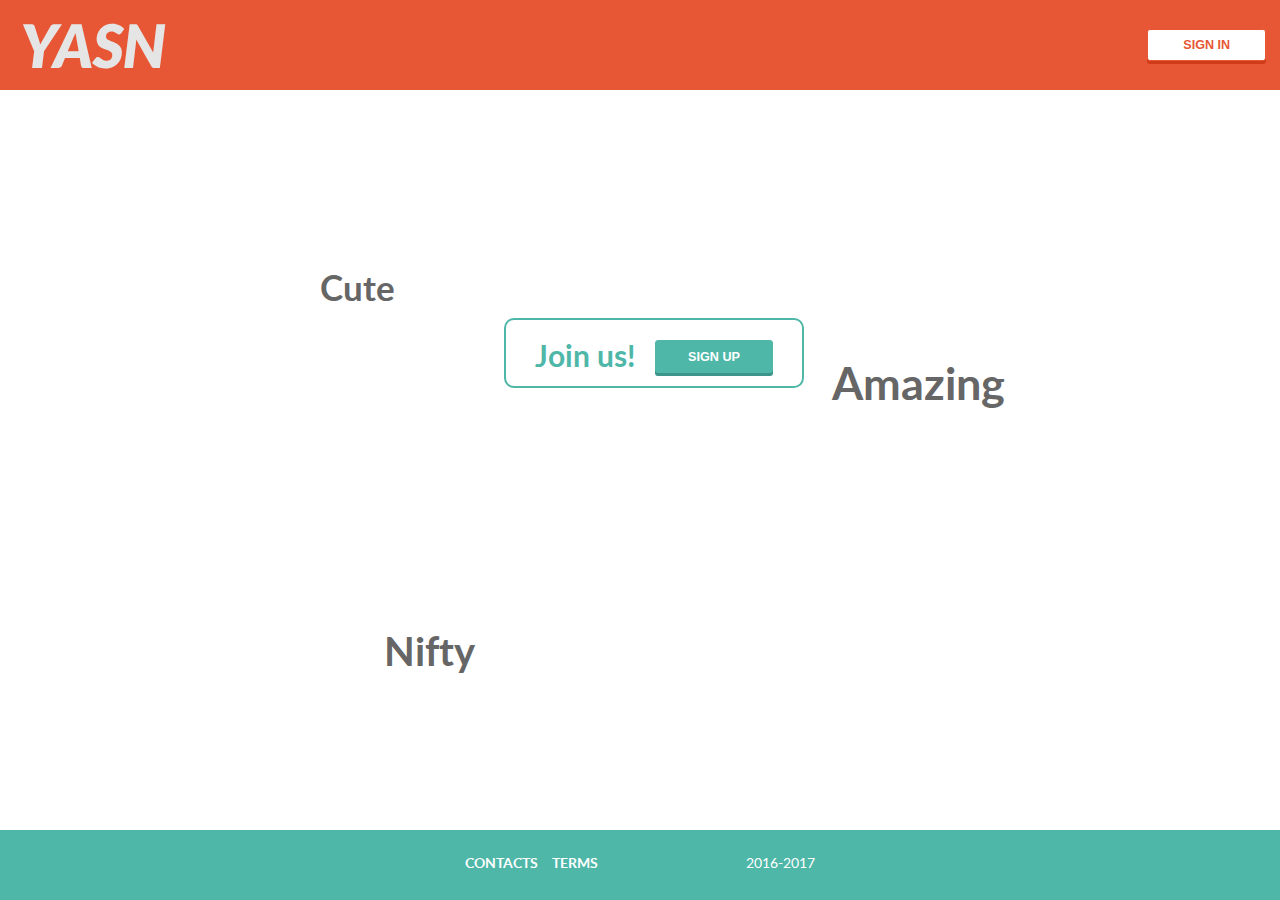
<file: index.html>
<!DOCTYPE html><html lang="en"><head><meta charset="utf-8"><meta name="keywords" content="social network,news,events"><meta name="description" content="Awesome social network"><meta name="viewport" content="initial-scale=1.0, width=device-width"><link rel="shortcut icon" href="web_modules/theme/favicon.ico"><title>Join YASN!</title><link href="index.css" rel="stylesheet"></head><body><div class="page"><div class="sign-in-header js-sign-in-header"><header class="header js-sign-in-header__header"><div class="header__title">YASN      </div></header><form class="sign-in js-sign-in"><div class="tooltiped-input"><input class="input tooltiped-input__input js-tooltiped-input__input" type="text" placeholder="Your Login"><div class="tooltip js-tooltip tooltip_theme_dark-2 tooltip_hidden input-tooltip js-tooltiped-input__tooltip"><div class="tooltip__pointer input-tooltip__pointer"></div><div class="tooltip__text js-tooltip__text"></div></div></div><div class="tooltiped-input"><input class="input tooltiped-input__input js-tooltiped-input__input" type="password" placeholder="Your Password"><div class="tooltip js-tooltip tooltip_theme_dark-2 tooltip_hidden input-tooltip js-tooltiped-input__tooltip"><div class="tooltip__pointer input-tooltip__pointer"></div><div class="tooltip__text js-tooltip__text"></div></div></div><button class="button js-button button_size_big button_theme_light-2 button_shadow_light-2 sign-in__button sign-in__button_animated js-sign-in__button">sign in</button></form></div><div class="page__content-and-footer"><div class="page__content"><div class="temptation"><div class="temptation__cute">Cute</div><div class="temptation__nifty">Nifty</div><div class="temptation__amazing">Amazing</div></div><div class="sign-up js-sign-up"><div class="sign-up__join js-sign-up__join"><div class="sign-up__join-message js-sign-up__join-message">Join us!</div><button class="button js-button button_size_big button_theme_dark-1 button_shadow_dark-1 js-sign-up__join-button">Sign up</button></div><div class="stages js-stages sign-up__stages js-sign-up__stages" style="background: linear-gradient(to right, #e75735 0%, #e5e5e5 0%)"><div class="stages__stage js-stages__stage stages__stage_face_complete">1</div><div class="stages__stage js-stages__stage stages__stage_face_incomplete">2</div><div class="stages__stage js-stages__stage stages__stage_face_incomplete">3</div><div class="stages__stage js-stages__stage stages__stage_face_incomplete">4</div></div><form class="sign-up__form js-sign-up__form"><div class="sign-up__sections-container js-sign-up__sections-container"><div class="sign-up__section js-sign-up__section_first"><div class="tooltiped-input sign-up__field sign-up__tooltiped-input sign-up__first-section-tooltiped-input js-sign-up__first-section-tooltiped-input"><input class="input tooltiped-input__input js-tooltiped-input__input sign-up__input" type="text" placeholder="Your Login"><div class="tooltip js-tooltip tooltip_theme_dark-2 tooltip_hidden input-tooltip sign-up__tooltip js-tooltiped-input__tooltip"><div class="tooltip__pointer input-tooltip__pointer"></div><div class="tooltip__text js-tooltip__text"></div></div></div><div class="tooltiped-input sign-up__field sign-up__tooltiped-input sign-up__first-section-tooltiped-input js-sign-up__first-section-tooltiped-input"><input class="input tooltiped-input__input js-tooltiped-input__input sign-up__input" type="password" placeholder="Your Password"><div class="tooltip js-tooltip tooltip_theme_dark-2 tooltip_hidden input-tooltip sign-up__tooltip js-tooltiped-input__tooltip"><div class="tooltip__pointer input-tooltip__pointer"></div><div class="tooltip__text js-tooltip__text"></div></div></div><div class="tooltiped-input sign-up__field sign-up__tooltiped-input sign-up__first-section-tooltiped-input js-sign-up__first-section-tooltiped-input"><input class="input tooltiped-input__input js-tooltiped-input__input sign-up__input" type="password" placeholder="Repeat Password"><div class="tooltip js-tooltip tooltip_theme_dark-2 tooltip_hidden input-tooltip sign-up__tooltip js-tooltiped-input__tooltip"><div class="tooltip__pointer input-tooltip__pointer"></div><div class="tooltip__text js-tooltip__text"></div></div></div></div><div class="sign-up__section"><div class="tooltiped-input sign-up__field sign-up__tooltiped-input js-sign-up__email-tooltiped-input"><input class="input tooltiped-input__input js-tooltiped-input__input sign-up__input" type="email" placeholder="Your Email"><div class="tooltip js-tooltip tooltip_theme_dark-2 tooltip_hidden input-tooltip sign-up__tooltip js-tooltiped-input__tooltip"><div class="tooltip__pointer input-tooltip__pointer"></div><div class="tooltip__text js-tooltip__text"></div></div></div><div class="tick-box-field sign-up__field"><div class="tick-box js-tick-box tick-box_state_off "><div class="fa fa-check"></div><input class="tick-box__input js-tick-box__input" type="checkbox" autocomplete="off" value="wants_newsletter" id="wants_newsletter-field"></div><label class="tick-box-field__label" for="wants_newsletter-field">I'd like to receive YASN newsletter</label></div><div class="tick-box-field sign-up__field"><div class="tick-box js-tick-box tick-box_state_on "><div class="fa fa-check"></div><input class="tick-box__input js-tick-box__input" type="checkbox" checked autocomplete="off" value="wants_notifications" id="wants_notifications-field"></div><label class="tick-box-field__label" for="wants_notifications-field">I'd like to receive YASN notifications</label></div></div><div class="sign-up__section"><div class="tooltiped-input sign-up__field sign-up__tooltiped-input"><input class="input tooltiped-input__input js-tooltiped-input__input sign-up__input" type="text" placeholder="Your First Name"><div class="tooltip js-tooltip tooltip_theme_dark-2 tooltip_hidden input-tooltip sign-up__tooltip js-tooltiped-input__tooltip"><div class="tooltip__pointer input-tooltip__pointer"></div><div class="tooltip__text js-tooltip__text"></div></div></div><div class="tooltiped-input sign-up__field sign-up__tooltiped-input"><input class="input tooltiped-input__input js-tooltiped-input__input sign-up__input" type="text" placeholder="Your Second name"><div class="tooltip js-tooltip tooltip_theme_dark-2 tooltip_hidden input-tooltip sign-up__tooltip js-tooltiped-input__tooltip"><div class="tooltip__pointer input-tooltip__pointer"></div><div class="tooltip__text js-tooltip__text"></div></div></div><div class="sign-up__drop-down-field"><div class="sign-up__drop-down-field-label">Birthday</div><div class="birthday-dropdowns"><div class="drop-down birthday-dropdowns__year"><select class="drop-down__select" name="year"><option>Year</option><option>2016</option><option>2015</option><option>2014</option><option>2013</option><option>2012</option><option>2011</option><option>2010</option><option>2009</option><option>2008</option><option>2007</option><option>2006</option><option>2005</option><option>2004</option><option>2003</option><option>2002</option><option>2001</option><option>2000</option><option>1999</option><option>1998</option><option>1997</option><option>1996</option><option>1995</option><option>1994</option><option>1993</option><option>1992</option><option>1991</option><option>1990</option><option>1989</option><option>1988</option><option>1987</option><option>1986</option><option>1985</option><option>1984</option><option>1983</option><option>1982</option><option>1981</option><option>1980</option><option>1979</option><option>1978</option><option>1977</option><option>1976</option><option>1975</option><option>1974</option><option>1973</option><option>1972</option><option>1971</option><option>1970</option><option>1969</option><option>1968</option><option>1967</option><option>1966</option><option>1965</option><option>1964</option><option>1963</option><option>1962</option><option>1961</option><option>1960</option><option>1959</option><option>1958</option><option>1957</option><option>1956</option><option>1955</option><option>1954</option><option>1953</option><option>1952</option><option>1951</option><option>1950</option><option>1949</option><option>1948</option><option>1947</option><option>1946</option><option>1945</option><option>1944</option><option>1943</option><option>1942</option><option>1941</option><option>1940</option><option>1939</option><option>1938</option><option>1937</option><option>1936</option><option>1935</option><option>1934</option><option>1933</option><option>1932</option><option>1931</option><option>1930</option><option>1929</option><option>1928</option><option>1927</option><option>1926</option><option>1925</option><option>1924</option><option>1923</option><option>1922</option><option>1921</option><option>1920</option><option>1919</option><option>1918</option><option>1917</option><option>1916</option><option>1915</option><option>1914</option><option>1913</option><option>1912</option><option>1911</option><option>1910</option><option>1909</option><option>1908</option><option>1907</option><option>1906</option><option>1905</option><option>1904</option><option>1903</option><option>1902</option><option>1901</option><option>1900</option><option>1899</option><option>1898</option><option>1897</option></select><div class="drop-down__arrow"><div class="fa fa-angle-down"></div></div></div><div class="drop-down birthday-dropdowns__month"><select class="drop-down__select" name="month"><option>Month</option><option>January</option><option>February</option><option>March</option><option>April</option><option>May</option><option>June</option><option>July</option><option>August</option><option>September</option><option>October</option><option>November</option><option>December</option></select><div class="drop-down__arrow"><div class="fa fa-angle-down"></div></div></div><div class="drop-down birthday-dropdowns__day"><select class="drop-down__select" name="day"><option>Day</option><option>1</option><option>2</option><option>3</option><option>4</option><option>5</option><option>6</option><option>7</option><option>8</option><option>9</option><option>10</option><option>11</option><option>12</option><option>13</option><option>14</option><option>15</option><option>16</option><option>17</option><option>18</option><option>19</option><option>20</option><option>21</option><option>22</option><option>23</option><option>24</option><option>25</option><option>26</option><option>27</option><option>28</option><option>29</option><option>30</option><option>31</option></select><div class="drop-down__arrow"><div class="fa fa-angle-down"></div></div></div></div></div></div><div class="sign-up__section"><div class="sign-up__message">Finished! Unfortunately signing up doesn't work here, but you still can to sign in as John Smith.</div><a class="link sign-up__link" href="./news.html">Sign in as John Smith            </a></div></div><button class="button js-button button_size_big button_theme_dark-2 button_shadow_dark-2 sign-up__form-button js-sign-up__form-button">next</button></form></div></div><footer class="footer"><div class="footer__nav-and-year"><nav><a class="footer__link" href="./contacts.html">Contacts</a><a class="footer__link" href="./terms.html">Terms</a></nav><div class="footer__year">2016-2017</div></div></footer></div></div><script type="text/javascript" src="index.bundle.js"></script></body></html>
</file>
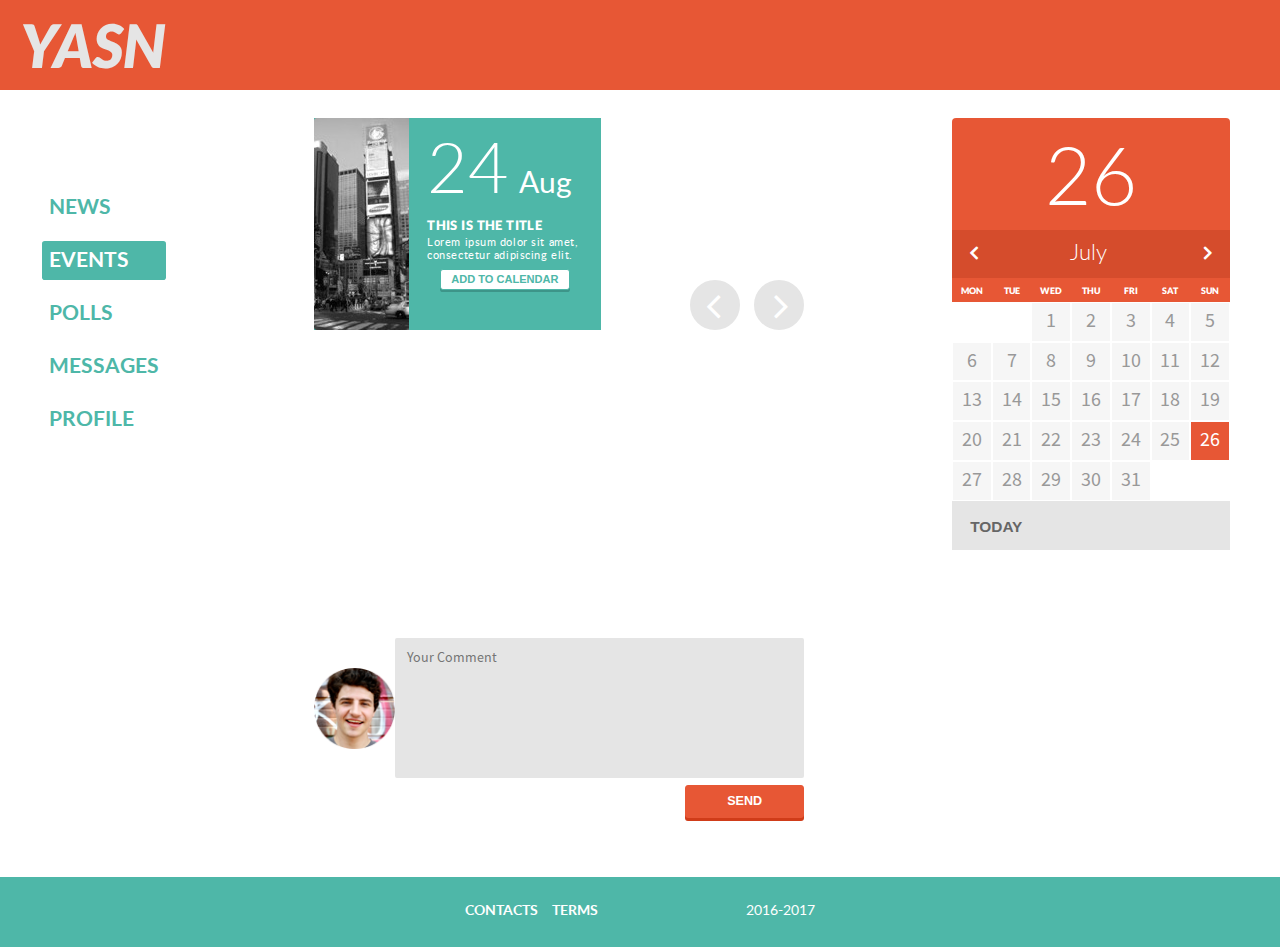
<file: events.html>
<!DOCTYPE html><html lang="en"><head><meta charset="utf-8"><meta name="keywords" content="social network,news,events"><meta name="description" content="Awesome social network"><meta name="viewport" content="initial-scale=1.0, width=device-width"><link rel="shortcut icon" href="web_modules/theme/favicon.ico"><title>Events — YASN</title><link href="events.css" rel="stylesheet"></head><body><div class="page"><header class="header"><div class="header__title">YASN      </div></header><div class="page__content-and-footer"><div class="page__content"><div class="user-page"><nav class="main-menu"><a class="main-menu__item main-menu__item_state_inactive" href="./news.html">news</a><a class="main-menu__item main-menu__item_state_active" href="./events.html">events</a><a class="main-menu__item main-menu__item_state_inactive" href="./polls.html">polls</a><a class="main-menu__item main-menu__item_state_inactive" href="./messages.html">messages</a><a class="main-menu__item main-menu__item_state_inactive" href="./profile.html">profile</a></nav><main class="user-page__main"><div class="commentable js-commentable"><div class="commentable__commented-item"><div class="event"><img class="event__image" src="web_modules/blocks/event/images/skyscrapers.jpeg" alt="this is the title image"><div class="event__day">24</div><div class="event__month">Aug</div><div class="event__title">this is the title</div><div class="event__text">Lorem ipsum dolor sit amet, consectetur adipiscing elit.</div><button class="button js-button button_size_small button_theme_light-1 button_shadow_light-1  event__button ">add to calendar</button></div><div class="commentable__commented-item-navigation"><button class="arrow-button arrow-button_theme_inactive "><div class="fa arrow-button__arrow arrow-button__arrow_theme_inactive fa-angle-left"></div></button><button class="arrow-button arrow-button_theme_inactive "><div class="fa arrow-button__arrow arrow-button__arrow_theme_inactive fa-angle-right"></div></button></div></div><div class="commentable__comment-list js-commentable__comment-list"></div><div class="commentable__input"><img class="commentable__input-photo" src="web_modules/blocks/user-profile/user-photos/john.png" alt="User photo"><textarea class="text-area js-commentable__text-area" placeholder="Your Comment"></textarea></div><button class="button js-button button_size_big button_theme_dark-2 button_shadow_dark-2 js-commentable__send-button">send</button></div></main><div class="user-page__calendar"><div class="calendar js-calendar"><input class="calendar__day js-calendar__day" disabled><div class="calendar__widget js-calendar__widget"></div><button class="calendar__today-button js-calendar__today-button">today</button></div></div></div></div><footer class="footer"><div class="footer__nav-and-year"><nav><a class="footer__link" href="./contacts.html">Contacts</a><a class="footer__link" href="./terms.html">Terms</a></nav><div class="footer__year">2016-2017</div></div></footer></div></div><script type="text/javascript" src="events.bundle.js"></script></body></html>
</file>
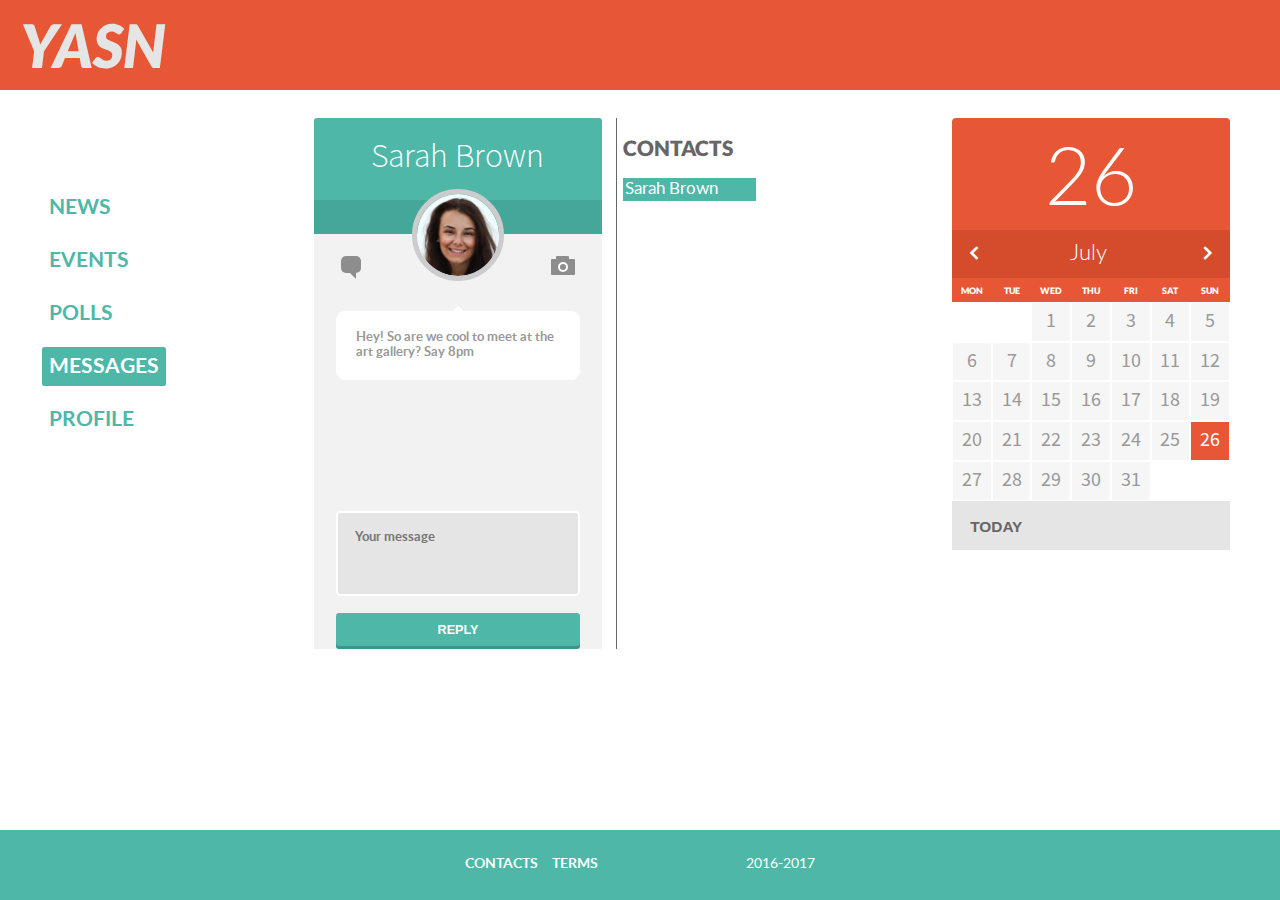
<file: messages.html>
<!DOCTYPE html><html lang="en"><head><meta charset="utf-8"><meta name="keywords" content="social network,news,events"><meta name="description" content="Awesome social network"><meta name="viewport" content="initial-scale=1.0, width=device-width"><link rel="shortcut icon" href="web_modules/theme/favicon.ico"><title>Messages — YASN</title><link href="messages.css" rel="stylesheet"></head><body><div class="page"><header class="header"><div class="header__title">YASN      </div></header><div class="page__content-and-footer"><div class="page__content"><div class="user-page"><nav class="main-menu"><a class="main-menu__item main-menu__item_state_inactive" href="./news.html">news</a><a class="main-menu__item main-menu__item_state_inactive" href="./events.html">events</a><a class="main-menu__item main-menu__item_state_inactive" href="./polls.html">polls</a><a class="main-menu__item main-menu__item_state_active" href="./messages.html">messages</a><a class="main-menu__item main-menu__item_state_inactive" href="./profile.html">profile</a></nav><main class="user-page__main"><div class="messages-body"><div class="messenger js-messenger"><div class="messenger__name">Sarah Brown </div><div class="messenger__photo-container"><img class="user-photo messenger__photo" src="web_modules/blocks/user-profile/user-photos/sarah.png" alt="User photo"></div><div class="messenger__body"><div class="messenger__icons"><div class="message-icon"></div><div class="photocam-icon"><div class="photocam-icon__top-part"></div><div class="photocam-icon__main-part"><div class="photocam-icon__circle"></div></div></div></div><div class="messenger__scroll-view js-messenger__scroll-view"><div class="messenger__message-list js-messenger__message-list"><div class="tooltip js-tooltip tooltip_theme_white messenger__message messenger__message_incoming"><div class="tooltip__pointer messenger__incoming-message-tooltip-pointer"></div><div class="tooltip__text js-tooltip__text">Hey! So are we cool to meet at the art gallery? Say 8pm</div></div></div></div><textarea class="text-area messenger__text-area js-messenger__text-area" placeholder="Your message"></textarea><button class="button js-button button_size_big button_theme_dark-1 button_shadow_dark-1 messenger__reply-button js-messenger__reply-button">reply</button></div></div><div class="contact-list"><h2 class="heading">Contacts</h2><div class="contact-list__contact contact-list__contact_state_active">Sarah Brown</div></div></div></main><div class="user-page__calendar"><div class="calendar js-calendar"><input class="calendar__day js-calendar__day" disabled><div class="calendar__widget js-calendar__widget"></div><button class="calendar__today-button js-calendar__today-button">today</button></div></div></div></div><footer class="footer"><div class="footer__nav-and-year"><nav><a class="footer__link" href="./contacts.html">Contacts</a><a class="footer__link" href="./terms.html">Terms</a></nav><div class="footer__year">2016-2017</div></div></footer></div></div><script type="text/javascript" src="messages.bundle.js"></script></body></html>
</file>
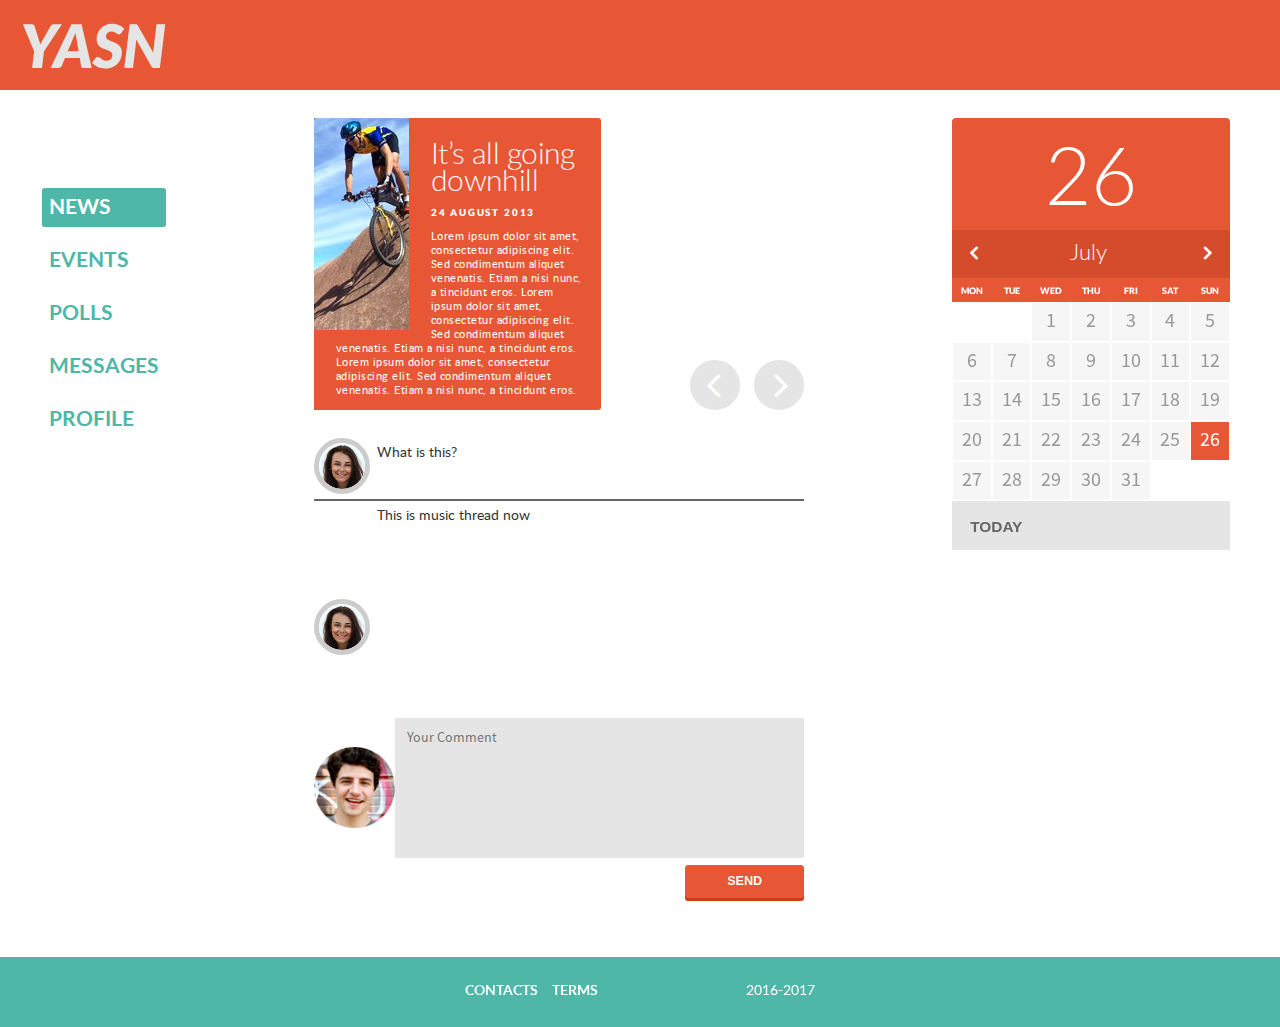
<file: news.html>
<!DOCTYPE html><html lang="en"><head><meta charset="utf-8"><meta name="keywords" content="social network,news,events"><meta name="description" content="Awesome social network"><meta name="viewport" content="initial-scale=1.0, width=device-width"><link rel="shortcut icon" href="web_modules/theme/favicon.ico"><title>News — YASN</title><link href="news.css" rel="stylesheet"></head><body><div class="page"><header class="header"><div class="header__title">YASN      </div></header><div class="page__content-and-footer"><div class="page__content"><div class="user-page"><nav class="main-menu"><a class="main-menu__item main-menu__item_state_active" href="./news.html">news</a><a class="main-menu__item main-menu__item_state_inactive" href="./events.html">events</a><a class="main-menu__item main-menu__item_state_inactive" href="./polls.html">polls</a><a class="main-menu__item main-menu__item_state_inactive" href="./messages.html">messages</a><a class="main-menu__item main-menu__item_state_inactive" href="./profile.html">profile</a></nav><main class="user-page__main"><div class="commentable js-commentable"><div class="commentable__commented-item"><div class="news"><img class="news__image" src="web_modules/blocks/news/images/bicyclist.jpeg" alt="It’s all going downhill image"><div class="news__description"><div class="news__title">It’s all going downhill</div><div class="news__date">24 august 2013</div><div class="news__text"><p> Lorem ipsum dolor sit amet, consectetur adipiscing elit. Sed condimentum aliquet venenatis. Etiam a nisi nunc, a tincidunt eros.
Lorem ipsum dolor sit amet, consectetur adipiscing elit. Sed condimentum aliquet venenatis. Etiam a nisi nunc, a tincidunt eros.
Lorem ipsum dolor sit amet, consectetur adipiscing elit. Sed condimentum aliquet venenatis. Etiam a nisi nunc, a tincidunt eros.</p></div></div></div><div class="commentable__commented-item-navigation"><button class="arrow-button arrow-button_theme_inactive "><div class="fa arrow-button__arrow arrow-button__arrow_theme_inactive fa-angle-left"></div></button><button class="arrow-button arrow-button_theme_inactive "><div class="fa arrow-button__arrow arrow-button__arrow_theme_inactive fa-angle-right"></div></button></div></div><div class="commentable__comment-list js-commentable__comment-list"><div class="commentable__comment"><div class="commentable__profile-container"><div class="user-profile js-user-profile"><img class="user-photo" src="web_modules/blocks/user-profile/user-photos/sarah.png" alt="Sarah Brown photo"><div class="tooltip js-tooltip tooltip_theme_dark-1 user-profile__tooltip js-user-profile__tooltip"><div class="tooltip__pointer user-profile__tooltip-pointer"></div><div class="tooltip__text js-tooltip__text"><div class="user-profile__name user-profile__name_theme_dark-1">Sarah Brown</div><div class="user-profile__profession user-profile__name_theme_dark-1">Developer</div><div class="user-profile__contacts"><a class="fa fa-facebook user-profile__reference user-profile__reference_theme_dark-1" href=""></a><a class="fa fa-twitter user-profile__reference user-profile__reference_theme_dark-1" href=""></a><a class="fa fa-dribbble user-profile__reference user-profile__reference_theme_dark-1" href=""></a></div></div></div></div></div><div class="commentable__comment-text">What is this?</div></div><div class="commentable__comment"><div class="commentable__profile-container"><div class="user-profile js-user-profile"><img class="user-photo" src="web_modules/blocks/user-profile/user-photos/sarah.png" alt="Sarah Brown photo"><div class="tooltip js-tooltip tooltip_theme_dark-1 user-profile__tooltip js-user-profile__tooltip"><div class="tooltip__pointer user-profile__tooltip-pointer"></div><div class="tooltip__text js-tooltip__text"><div class="user-profile__name user-profile__name_theme_dark-1">Sarah Brown</div><div class="user-profile__profession user-profile__name_theme_dark-1">Developer</div><div class="user-profile__contacts"><a class="fa fa-facebook user-profile__reference user-profile__reference_theme_dark-1" href=""></a><a class="fa fa-twitter user-profile__reference user-profile__reference_theme_dark-1" href=""></a><a class="fa fa-dribbble user-profile__reference user-profile__reference_theme_dark-1" href=""></a></div></div></div></div></div><div class="commentable__comment-text">This is music thread now<iframe class="video" src="https://www.youtube.com/embed/-v3yQsbo22s" frameborder="0" allowfullscreen></iframe></div></div><div class="commentable__comment"><div class="commentable__profile-container"><div class="user-profile js-user-profile"><img class="user-photo" src="web_modules/blocks/user-profile/user-photos/sarah.png" alt="Sarah Brown photo"><div class="tooltip js-tooltip tooltip_theme_dark-1 user-profile__tooltip js-user-profile__tooltip"><div class="tooltip__pointer user-profile__tooltip-pointer"></div><div class="tooltip__text js-tooltip__text"><div class="user-profile__name user-profile__name_theme_dark-1">Sarah Brown</div><div class="user-profile__profession user-profile__name_theme_dark-1">Developer</div><div class="user-profile__contacts"><a class="fa fa-facebook user-profile__reference user-profile__reference_theme_dark-1" href=""></a><a class="fa fa-twitter user-profile__reference user-profile__reference_theme_dark-1" href=""></a><a class="fa fa-dribbble user-profile__reference user-profile__reference_theme_dark-1" href=""></a></div></div></div></div></div><div class="commentable__comment-text"><iframe class="video" src="https://www.youtube.com/embed/rn_YodiJO6k" frameborder="0" allowfullscreen></iframe></div></div></div><div class="commentable__input"><img class="commentable__input-photo" src="web_modules/blocks/user-profile/user-photos/john.png" alt="User photo"><textarea class="text-area js-commentable__text-area" placeholder="Your Comment"></textarea></div><button class="button js-button button_size_big button_theme_dark-2 button_shadow_dark-2 js-commentable__send-button">send</button></div></main><div class="user-page__calendar"><div class="calendar js-calendar"><input class="calendar__day js-calendar__day" disabled><div class="calendar__widget js-calendar__widget"></div><button class="calendar__today-button js-calendar__today-button">today</button></div></div></div></div><footer class="footer"><div class="footer__nav-and-year"><nav><a class="footer__link" href="./contacts.html">Contacts</a><a class="footer__link" href="./terms.html">Terms</a></nav><div class="footer__year">2016-2017</div></div></footer></div></div><script type="text/javascript" src="news.bundle.js"></script></body></html>
</file>
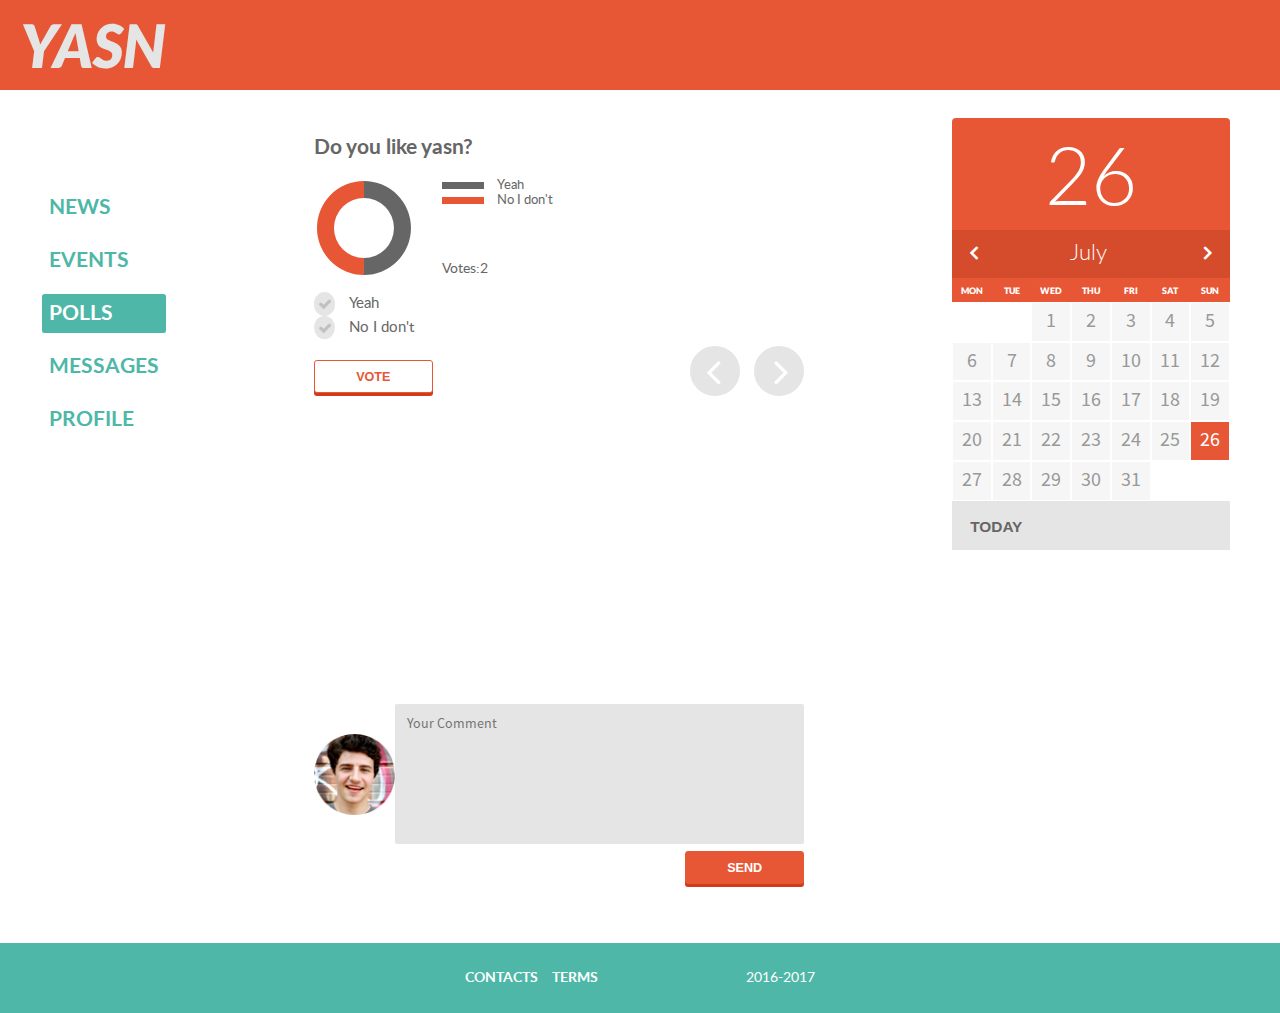
<file: polls.html>
<!DOCTYPE html><html lang="en"><head><meta charset="utf-8"><meta name="keywords" content="social network,news,events"><meta name="description" content="Awesome social network"><meta name="viewport" content="initial-scale=1.0, width=device-width"><link rel="shortcut icon" href="web_modules/theme/favicon.ico"><title>Polls — YASN</title><link href="polls.css" rel="stylesheet"></head><body><div class="page"><header class="header"><div class="header__title">YASN      </div></header><div class="page__content-and-footer"><div class="page__content"><div class="user-page"><nav class="main-menu"><a class="main-menu__item main-menu__item_state_inactive" href="./news.html">news</a><a class="main-menu__item main-menu__item_state_inactive" href="./events.html">events</a><a class="main-menu__item main-menu__item_state_active" href="./polls.html">polls</a><a class="main-menu__item main-menu__item_state_inactive" href="./messages.html">messages</a><a class="main-menu__item main-menu__item_state_inactive" href="./profile.html">profile</a></nav><main class="user-page__main"><div class="commentable js-commentable"><div class="commentable__commented-item"><div class="poll js-poll"><h2>Do you like yasn?</h2><div class="poll__chart"><div class="pie-chart js-pie-chart js-poll__pie-chart" data-values="[1,1]"></div><div class="poll__legend"><div><div class="poll__legend-item"><div class="poll__legend-item-marker" style="background:#666"></div><div class="poll__legend-item-text js-poll__legend-item-text">Yeah</div></div><div class="poll__legend-item"><div class="poll__legend-item-marker" style="background:#e75735"></div><div class="poll__legend-item-text js-poll__legend-item-text">No I don't</div></div></div><div class="poll__legend-votes-count">Votes:<span class="js-poll__votes-number">2</span></div></div></div><form class="js-poll__form"><div class="poll__items js-poll__items"><div class="tick-box-field js-poll__tick-box-field"><div class="tick-box js-tick-box tick-box_state_off "><div class="fa fa-check"></div><input class="tick-box__input js-tick-box__input" type="radio" autocomplete="off" name="{&quot;full&quot;:&quot;Do you like yasn?&quot;,&quot;short&quot;:&quot;like-yasn&quot;}" value="poll__like-yasn__yes" id="poll__like-yasn__yes-field"></div><label class="tick-box-field__label" for="poll__like-yasn__yes-field">Yeah</label></div><div class="tick-box-field js-poll__tick-box-field"><div class="tick-box js-tick-box tick-box_state_off "><div class="fa fa-check"></div><input class="tick-box__input js-tick-box__input" type="radio" autocomplete="off" name="{&quot;full&quot;:&quot;Do you like yasn?&quot;,&quot;short&quot;:&quot;like-yasn&quot;}" value="poll__like-yasn__no" id="poll__like-yasn__no-field"></div><label class="tick-box-field__label" for="poll__like-yasn__no-field">No I don't</label></div></div><div class="poll__input"><button class="button js-button button_size_big button_theme_light-2 button_shadow_light-2 js-poll__vote-button">vote</button><div class="tooltip js-tooltip tooltip_theme_dark-2 tooltip_hidden input-tooltip js-poll__vote-button-tooltip"><div class="tooltip__pointer input-tooltip__pointer"></div><div class="tooltip__text js-tooltip__text">You didn't choose anything</div></div></div></form></div><div class="commentable__commented-item-navigation"><button class="arrow-button arrow-button_theme_inactive "><div class="fa arrow-button__arrow arrow-button__arrow_theme_inactive fa-angle-left"></div></button><button class="arrow-button arrow-button_theme_inactive "><div class="fa arrow-button__arrow arrow-button__arrow_theme_inactive fa-angle-right"></div></button></div></div><div class="commentable__comment-list js-commentable__comment-list"></div><div class="commentable__input"><img class="commentable__input-photo" src="web_modules/blocks/user-profile/user-photos/john.png" alt="User photo"><textarea class="text-area js-commentable__text-area" placeholder="Your Comment"></textarea></div><button class="button js-button button_size_big button_theme_dark-2 button_shadow_dark-2 js-commentable__send-button">send</button></div></main><div class="user-page__calendar"><div class="calendar js-calendar"><input class="calendar__day js-calendar__day" disabled><div class="calendar__widget js-calendar__widget"></div><button class="calendar__today-button js-calendar__today-button">today</button></div></div></div></div><footer class="footer"><div class="footer__nav-and-year"><nav><a class="footer__link" href="./contacts.html">Contacts</a><a class="footer__link" href="./terms.html">Terms</a></nav><div class="footer__year">2016-2017</div></div></footer></div></div><script type="text/javascript" src="polls.bundle.js"></script></body></html>
</file>
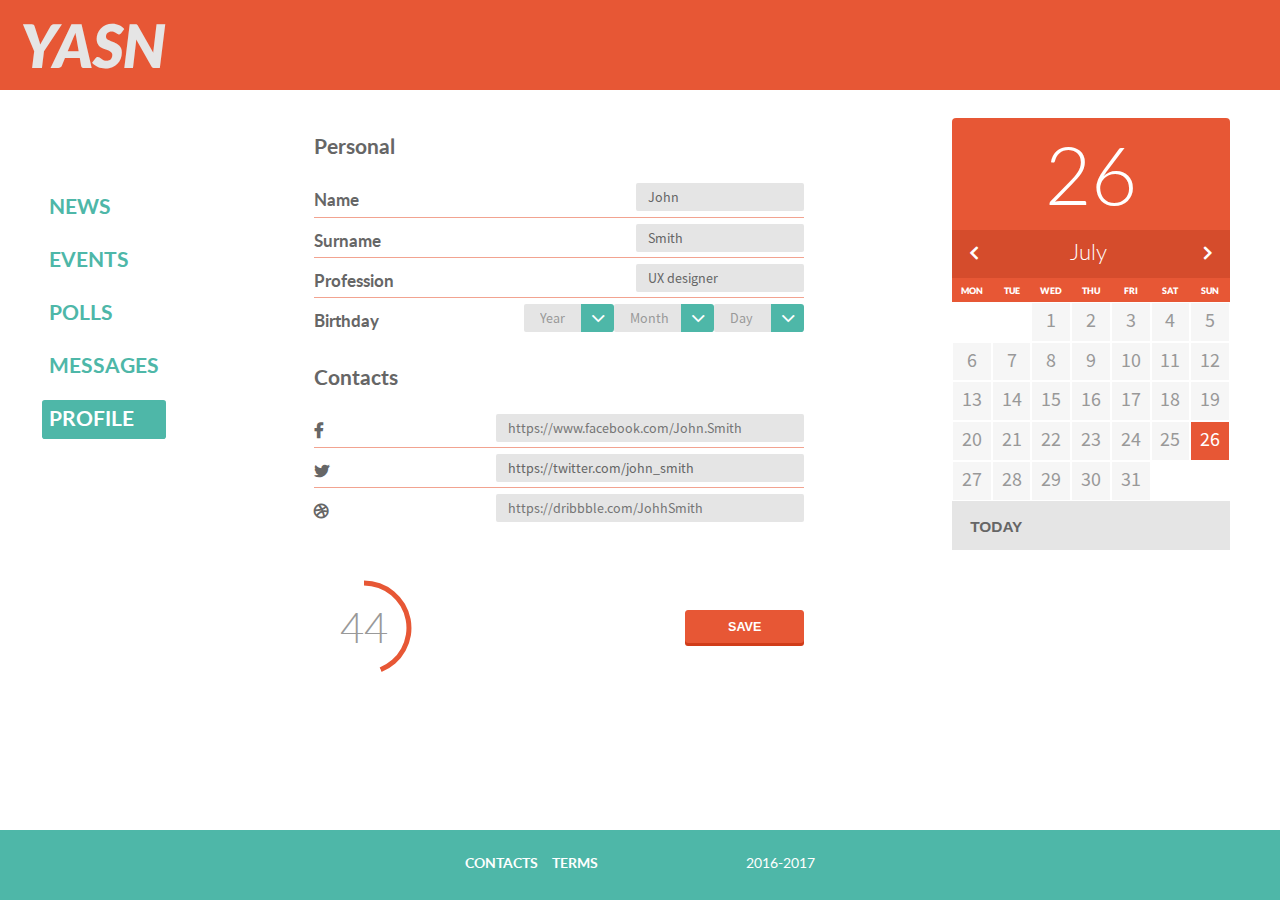
<file: profile.html>
<!DOCTYPE html><html lang="en"><head><meta charset="utf-8"><meta name="keywords" content="social network,news,events"><meta name="description" content="Awesome social network"><meta name="viewport" content="initial-scale=1.0, width=device-width"><link rel="shortcut icon" href="web_modules/theme/favicon.ico"><title>Profile — YASN</title><link href="profile.css" rel="stylesheet"></head><body><div class="page"><header class="header"><div class="header__title">YASN      </div></header><div class="page__content-and-footer"><div class="page__content"><div class="user-page"><nav class="main-menu"><a class="main-menu__item main-menu__item_state_inactive" href="./news.html">news</a><a class="main-menu__item main-menu__item_state_inactive" href="./events.html">events</a><a class="main-menu__item main-menu__item_state_inactive" href="./polls.html">polls</a><a class="main-menu__item main-menu__item_state_inactive" href="./messages.html">messages</a><a class="main-menu__item main-menu__item_state_active" href="./profile.html">profile</a></nav><main class="user-page__main"><form class="profile-settings js-profile-settings"><section class="profile-settings__section"><h2>Personal</h2><div class="profile-settings__item"><label class="profile-settings__label" for="profile-settings-item__name">name</label><input class="input profile-settings__input js-profile-settings__input" id="profile-settings-item__name" placeholder="Your Name" value="John"></div><div class="profile-settings__item"><label class="profile-settings__label" for="profile-settings-item__surname">surname</label><input class="input profile-settings__input js-profile-settings__input" id="profile-settings-item__surname" placeholder="Your Surname" value="Smith"></div><div class="profile-settings__item"><label class="profile-settings__label" for="profile-settings-item__profession">profession</label><input class="input profile-settings__input js-profile-settings__input" id="profile-settings-item__profession" placeholder="Your Profession" value="UX designer"></div><div class="profile-settings__item profile-settings__item_wrappable"><div class="profile-settings__label">birthday</div><div class="birthday-dropdowns"><div class="drop-down birthday-dropdowns__year"><select class="drop-down__select js-profile-settings__dropdown-select" name="year"><option>Year</option><option>2016</option><option>2015</option><option>2014</option><option>2013</option><option>2012</option><option>2011</option><option>2010</option><option>2009</option><option>2008</option><option>2007</option><option>2006</option><option>2005</option><option>2004</option><option>2003</option><option>2002</option><option>2001</option><option>2000</option><option>1999</option><option>1998</option><option>1997</option><option>1996</option><option>1995</option><option>1994</option><option>1993</option><option>1992</option><option>1991</option><option>1990</option><option>1989</option><option>1988</option><option>1987</option><option>1986</option><option>1985</option><option>1984</option><option>1983</option><option>1982</option><option>1981</option><option>1980</option><option>1979</option><option>1978</option><option>1977</option><option>1976</option><option>1975</option><option>1974</option><option>1973</option><option>1972</option><option>1971</option><option>1970</option><option>1969</option><option>1968</option><option>1967</option><option>1966</option><option>1965</option><option>1964</option><option>1963</option><option>1962</option><option>1961</option><option>1960</option><option>1959</option><option>1958</option><option>1957</option><option>1956</option><option>1955</option><option>1954</option><option>1953</option><option>1952</option><option>1951</option><option>1950</option><option>1949</option><option>1948</option><option>1947</option><option>1946</option><option>1945</option><option>1944</option><option>1943</option><option>1942</option><option>1941</option><option>1940</option><option>1939</option><option>1938</option><option>1937</option><option>1936</option><option>1935</option><option>1934</option><option>1933</option><option>1932</option><option>1931</option><option>1930</option><option>1929</option><option>1928</option><option>1927</option><option>1926</option><option>1925</option><option>1924</option><option>1923</option><option>1922</option><option>1921</option><option>1920</option><option>1919</option><option>1918</option><option>1917</option><option>1916</option><option>1915</option><option>1914</option><option>1913</option><option>1912</option><option>1911</option><option>1910</option><option>1909</option><option>1908</option><option>1907</option><option>1906</option><option>1905</option><option>1904</option><option>1903</option><option>1902</option><option>1901</option><option>1900</option><option>1899</option><option>1898</option><option>1897</option></select><div class="drop-down__arrow"><div class="fa fa-angle-down"></div></div></div><div class="drop-down birthday-dropdowns__month"><select class="drop-down__select js-profile-settings__dropdown-select" name="month"><option>Month</option><option>January</option><option>February</option><option>March</option><option>April</option><option>May</option><option>June</option><option>July</option><option>August</option><option>September</option><option>October</option><option>November</option><option>December</option></select><div class="drop-down__arrow"><div class="fa fa-angle-down"></div></div></div><div class="drop-down birthday-dropdowns__day"><select class="drop-down__select js-profile-settings__dropdown-select" name="day"><option>Day</option><option>1</option><option>2</option><option>3</option><option>4</option><option>5</option><option>6</option><option>7</option><option>8</option><option>9</option><option>10</option><option>11</option><option>12</option><option>13</option><option>14</option><option>15</option><option>16</option><option>17</option><option>18</option><option>19</option><option>20</option><option>21</option><option>22</option><option>23</option><option>24</option><option>25</option><option>26</option><option>27</option><option>28</option><option>29</option><option>30</option><option>31</option></select><div class="drop-down__arrow"><div class="fa fa-angle-down"></div></div></div></div></div></section><section class="profile-settings__section"><h2>Contacts</h2><div class="profile-settings__item"><label class="profile-settings__label" for="profile-settings-item__facebook"><div class="profile-settings__label fa fa-facebook"></div></label><input class="input profile-settings__input js-profile-settings__input profile-settings__input_contacts" id="profile-settings-item__facebook" placeholder="https://www.facebook.com/John.Smith"></div><div class="profile-settings__item"><label class="profile-settings__label" for="profile-settings-item__twitter"><div class="profile-settings__label fa fa-twitter"></div></label><input class="input profile-settings__input js-profile-settings__input profile-settings__input_contacts" id="profile-settings-item__twitter" placeholder="https://twitter.com/john_smith" value="https://twitter.com/john_smith"></div><div class="profile-settings__item"><label class="profile-settings__label" for="profile-settings-item__dribbble"><div class="profile-settings__label fa fa-dribbble"></div></label><input class="input profile-settings__input js-profile-settings__input profile-settings__input_contacts" id="profile-settings-item__dribbble" placeholder="https://dribbble.com/JohhSmith"></div></section><div class="profile-settings__save-notification js-profile-settings__save-notification"> <span>Profile saved</span></div><div class="profile-settings__submit"><div class="percentage profile-settings__percentage js-profile-settings__percentage"></div><button class="button js-button button_size_big button_theme_dark-2 button_shadow_dark-2 ">save</button></div></form></main><div class="user-page__calendar"><div class="calendar js-calendar"><input class="calendar__day js-calendar__day" disabled><div class="calendar__widget js-calendar__widget"></div><button class="calendar__today-button js-calendar__today-button">today</button></div></div></div></div><footer class="footer"><div class="footer__nav-and-year"><nav><a class="footer__link" href="./contacts.html">Contacts</a><a class="footer__link" href="./terms.html">Terms</a></nav><div class="footer__year">2016-2017</div></div></footer></div></div><script type="text/javascript" src="profile.bundle.js"></script></body></html>
</file>
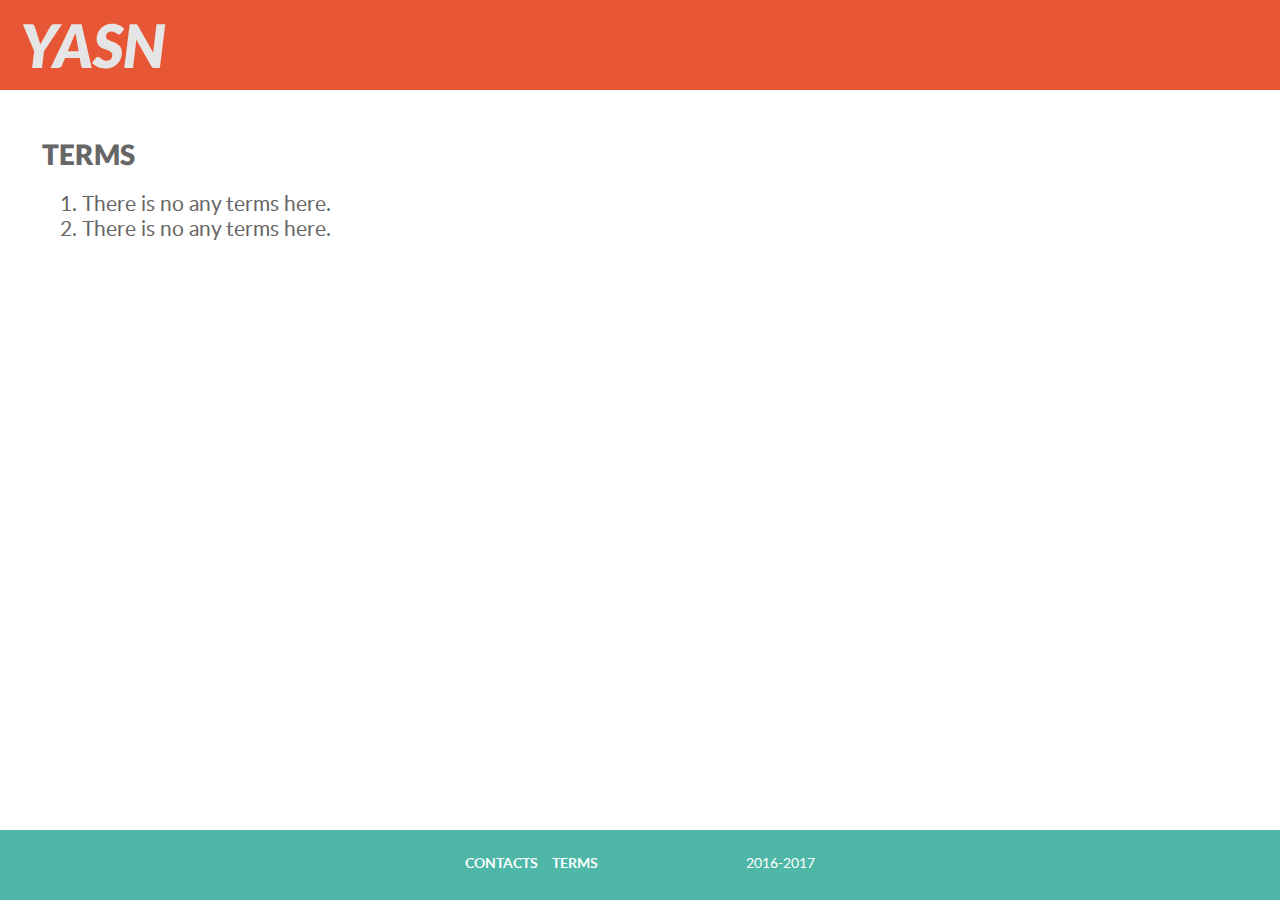
<file: terms.html>
<!DOCTYPE html><html lang="en"><head><meta charset="utf-8"><meta name="keywords" content="social network,news,events"><meta name="description" content="Awesome social network"><meta name="viewport" content="initial-scale=1.0, width=device-width"><link rel="shortcut icon" href="web_modules/theme/favicon.ico"><title>Terms - YASN</title><link href="terms.css" rel="stylesheet"></head><body><div class="page"><header class="header"><div class="header__title">YASN      </div></header><div class="page__content-and-footer"><div class="page__content"><div class="terms-content"><h1 class="heading">terms</h1><ol class="terms-content__list"><li>There is no any terms here.</li><li>There is no any terms here.</li></ol></div></div><footer class="footer"><div class="footer__nav-and-year"><nav><a class="footer__link" href="./contacts.html">Contacts</a><a class="footer__link" href="./terms.html">Terms</a></nav><div class="footer__year">2016-2017</div></div></footer></div></div><script type="text/javascript" src="terms.bundle.js"></script></body></html>
</file>
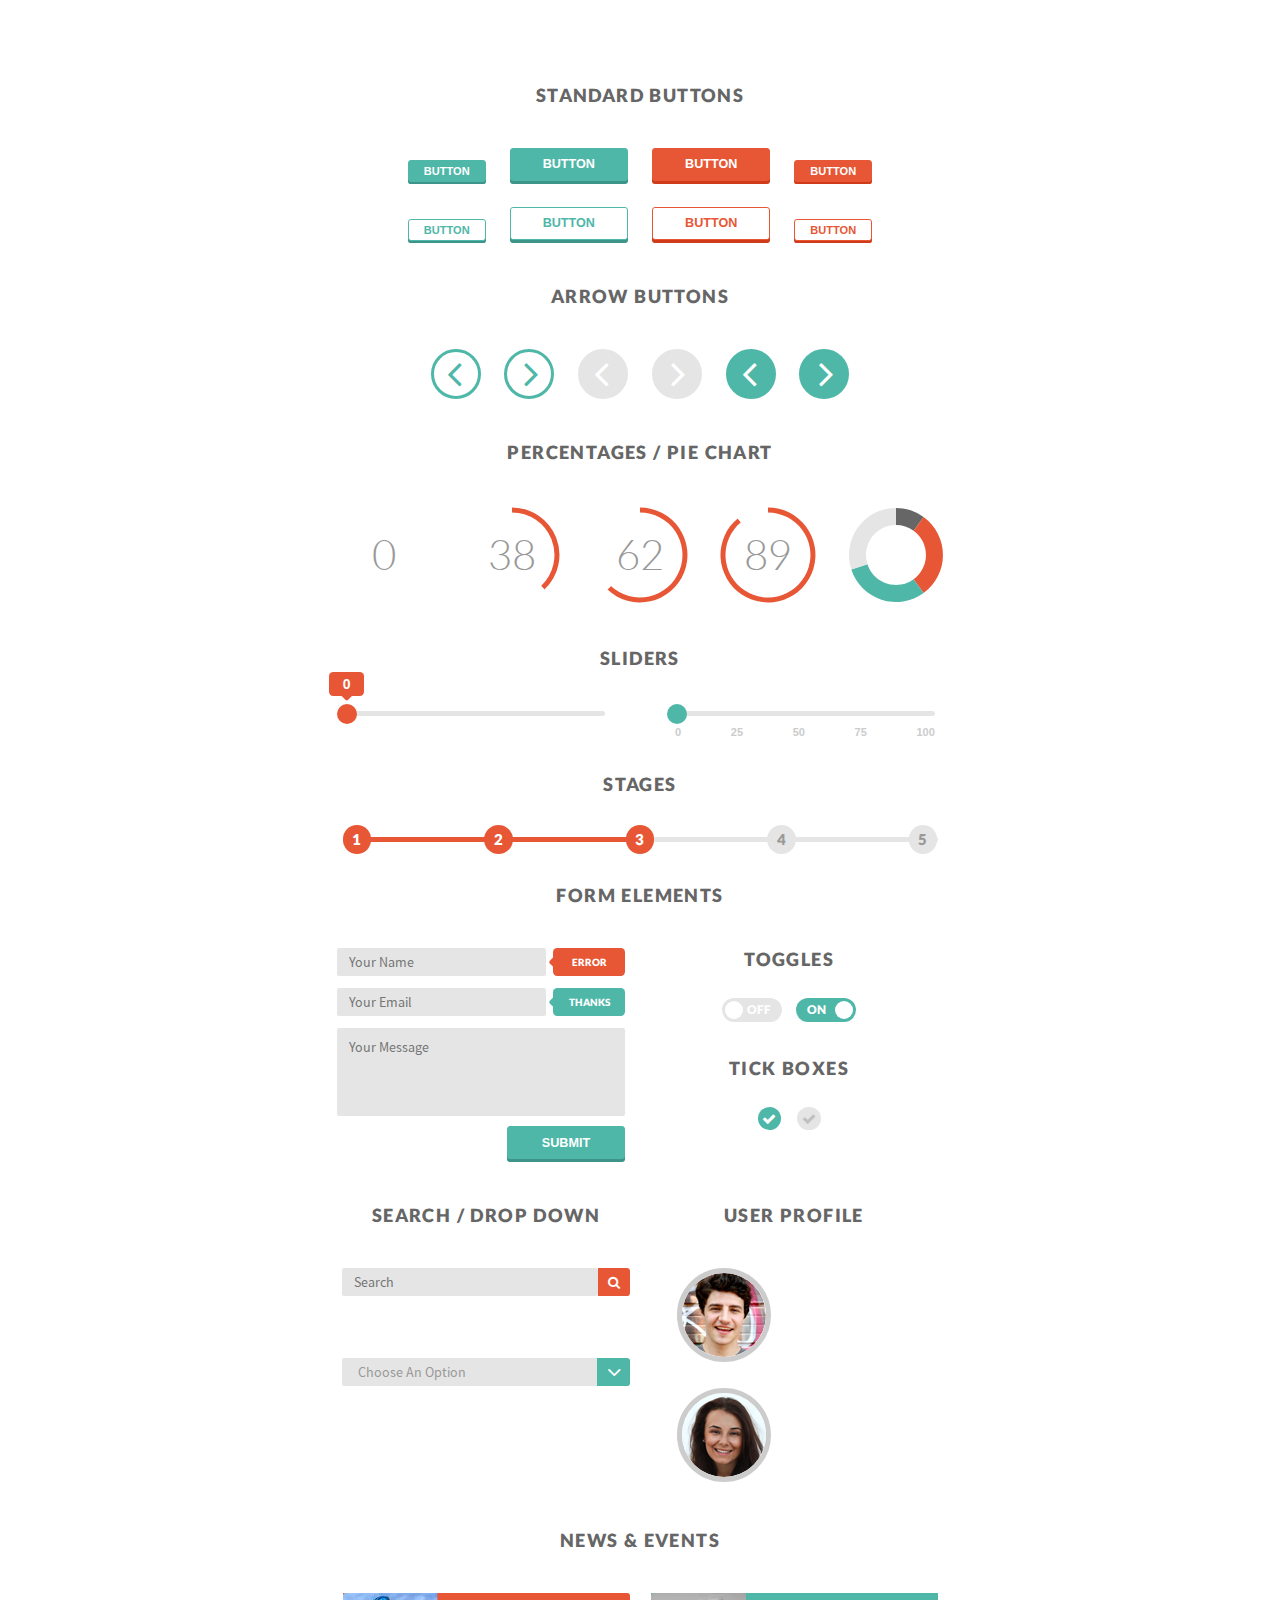
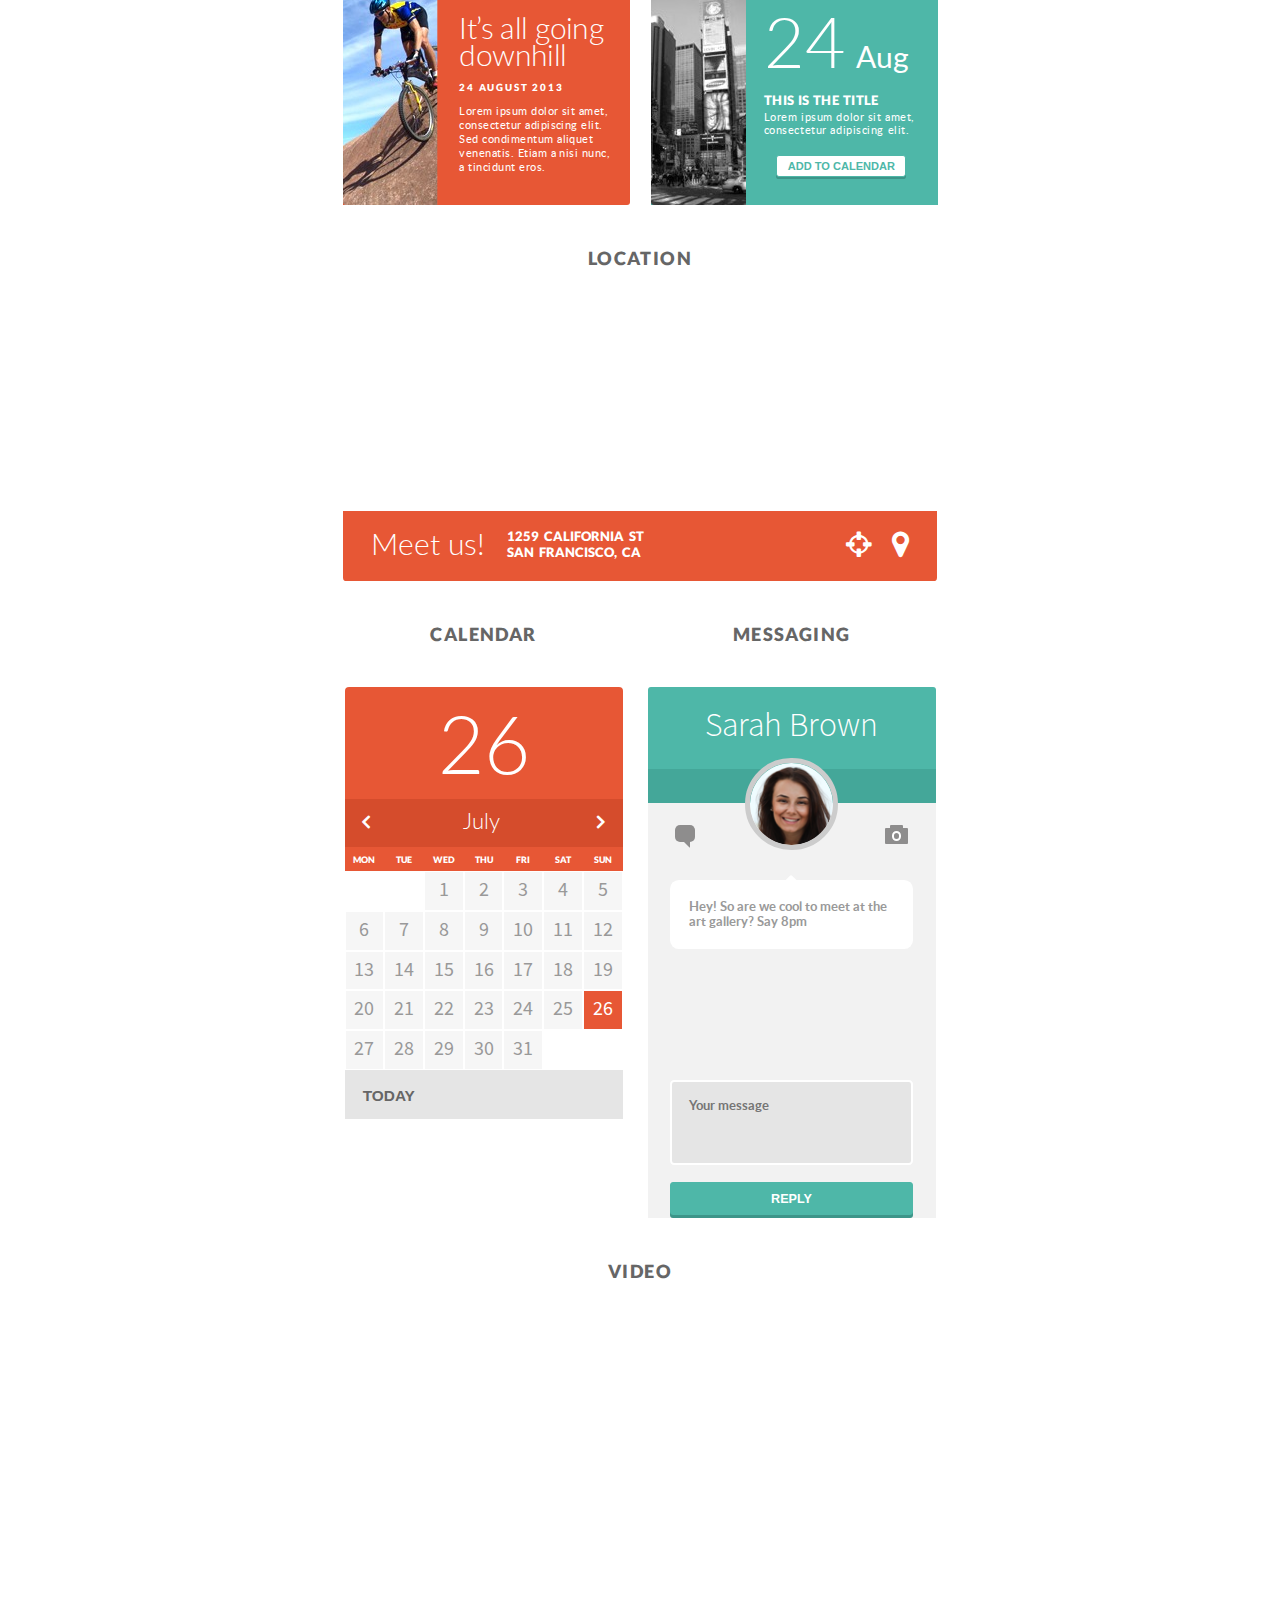
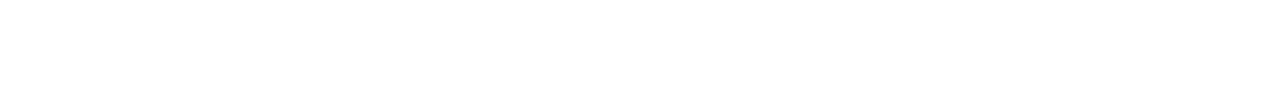
<file: ui-kit.html>
<!DOCTYPE html><html lang="en"><head><meta charset="utf-8"><meta name="keywords" content="social network,news,events"><meta name="description" content="Awesome social network"><meta name="viewport" content="initial-scale=1.0, width=device-width"><link rel="shortcut icon" href="web_modules/theme/favicon.ico"><title>UI kit</title><script src="https://api-maps.yandex.ru/2.1/?lang=en_US" type="text/javascript"></script><link href="ui-kit.css" rel="stylesheet"></head><body><div class="ui-kit-body"><section class="ui-kit-body__section"><h2 class="heading ui-kit-body__heading">standard buttons</h2><div class="ui-kit-body__row ui-kit-body__row_standard-buttons"><div class="ui-kit-body__pair ui-kit-body__pair_button"><button class="button js-button button_size_small button_theme_dark-1 button_shadow_dark-1 ui-kit-body__button">button</button><button class="button js-button button_size_big button_theme_dark-1 button_shadow_dark-1 ui-kit-body__button">button</button></div><div class="ui-kit-body__pair ui-kit-body__pair_button"><button class="button js-button button_size_big button_theme_dark-2 button_shadow_dark-2 ui-kit-body__button">button</button><button class="button js-button button_size_small button_theme_dark-2 button_shadow_dark-2 ui-kit-body__button">button</button></div></div><div class="ui-kit-body__row ui-kit-body__row_standard-buttons"><div class="ui-kit-body__pair ui-kit-body__pair_button"><button class="button js-button button_size_small button_theme_light-1 button_shadow_light-1 ui-kit-body__button">button</button><button class="button js-button button_size_big button_theme_light-1 button_shadow_light-1 ui-kit-body__button">button</button></div><div class="ui-kit-body__pair ui-kit-body__pair_button"><button class="button js-button button_size_big button_theme_light-2 button_shadow_light-2 ui-kit-body__button">button</button><button class="button js-button button_size_small button_theme_light-2 button_shadow_light-2 ui-kit-body__button">button</button></div></div></section><section class="ui-kit-body__section"><h2 class="heading ui-kit-body__heading">arrow buttons</h2><div class="ui-kit-body__row ui-kit-body__row_arrow-buttons"><div class="ui-kit-body__pair ui-kit-body__pair_arrow-button"><button class="arrow-button arrow-button_theme_light-1 "><div class="fa arrow-button__arrow arrow-button__arrow_theme_light-1 fa-angle-left"></div></button><button class="arrow-button arrow-button_theme_light-1 "><div class="fa arrow-button__arrow arrow-button__arrow_theme_light-1 fa-angle-right"></div></button></div><div class="ui-kit-body__pair ui-kit-body__pair_arrow-button"><button class="arrow-button arrow-button_theme_inactive "><div class="fa arrow-button__arrow arrow-button__arrow_theme_inactive fa-angle-left"></div></button><button class="arrow-button arrow-button_theme_inactive "><div class="fa arrow-button__arrow arrow-button__arrow_theme_inactive fa-angle-right"></div></button></div><div class="ui-kit-body__pair ui-kit-body__pair_arrow-button"><button class="arrow-button arrow-button_theme_dark-1 "><div class="fa arrow-button__arrow arrow-button__arrow_theme_dark-1 fa-angle-left"></div></button><button class="arrow-button arrow-button_theme_dark-1 "><div class="fa arrow-button__arrow arrow-button__arrow_theme_dark-1 fa-angle-right"></div></button></div></div></section><section class="ui-kit-body__section"><h2 class="heading ui-kit-body__heading">percentages / pie chart</h2><div class="ui-kit-body__row ui-kit-body__row_percentages"><div class="percentage js-percentage" data-value="0"></div><div class="percentage js-percentage" data-value="38"></div><div class="percentage js-percentage" data-value="62"></div><div class="percentage js-percentage" data-value="89"></div><div class="pie-chart js-pie-chart" data-values="[10,30,30,30]"></div></div></section><section class="ui-kit-body__section"><h2 class="heading ui-kit-body__heading">sliders</h2><div class="ui-kit-body__row ui-kit-body__row_sliders"><div class="slider"><div class="slider__widget slider__widget_type_tooltiped js-slider__widget_type_tooltiped"><div class="ui-slider-handle"><div class="slider-tooltip-container"><div class="tooltip js-tooltip tooltip_theme_dark-2 slider-tooltip-container__tooltip js-slider__tooltip"><div class="tooltip__pointer slider-tooltip-container__tooltip-pointer"></div><div class="tooltip__text js-tooltip__text">0</div></div></div></div></div></div><div class="slider"><div class="slider__widget slider__widget_type_scaled js-slider__widget_type_scaled"><div class="slider__scale"><div>0</div><div>25</div><div>50</div><div>75</div><div>100</div></div></div></div></div></section><section class="ui-kit-body__section"><h2 class="heading ui-kit-body__heading">stages</h2><div class="stages js-stages ui-kit-body__stages" style="background: linear-gradient(to right, #e75735 50%, #e5e5e5 0%)"><div class="stages__stage js-stages__stage stages__stage_face_complete">1</div><div class="stages__stage js-stages__stage stages__stage_face_complete">2</div><div class="stages__stage js-stages__stage stages__stage_face_complete">3</div><div class="stages__stage js-stages__stage stages__stage_face_incomplete">4</div><div class="stages__stage js-stages__stage stages__stage_face_incomplete">5</div></div></section><section class="ui-kit-body__section"><h2 class="heading ui-kit-body__heading">form elements</h2><div class="ui-kit-body__row ui-kit-body__row_double-sectioned"><form class="ui-kit-body__form"><div class="tooltiped-input ui-kit-body__form-tooltiped-input"><input class="input js-tooltiped-input__input ui-kit-body__form-input" type="text" placeholder="Your Name"><div class="tooltip js-tooltip tooltip_theme_dark-2 input-tooltip js-tooltiped-input__tooltip"><div class="tooltip__pointer input-tooltip__pointer"></div><div class="tooltip__text js-tooltip__text">ERROR</div></div></div><div class="tooltiped-input ui-kit-body__form-tooltiped-input"><input class="input js-tooltiped-input__input ui-kit-body__form-input" type="text" placeholder="Your Email"><div class="tooltip js-tooltip tooltip_theme_dark-1 input-tooltip js-tooltiped-input__tooltip"><div class="tooltip__pointer input-tooltip__pointer"></div><div class="tooltip__text js-tooltip__text">THANKS</div></div></div><div class="ui-kit-body__form-text-area-and-button"><textarea class="text-area ui-kit-body__form-text-area" placeholder="Your Message"></textarea><button class="button js-button button_size_big button_theme_dark-1 button_shadow_dark-1 ui-kit-body__form-button">submit</button></div></form><div class="ui-kit-body__double-sectioned-row-part"><section class="ui-kit-body__section"><h2 class="heading ui-kit-body__heading ui-kit-body__heading_toggles">toggles</h2><div class="ui-kit-body__row ui-kit-body__row_toggles"><div class="toggle js-toggle toggle_state_off "><div class="toggle__handle"></div></div><div class="toggle js-toggle toggle_state_on "><div class="toggle__handle"></div></div></div></section><section class="ui-kit-body__section"><h2 class="heading ui-kit-body__heading ui-kit-body__heading_tick-boxes">tick boxes</h2><div class="ui-kit-body__row ui-kit-body__row_tick-boxes"><div class="tick-box js-tick-box tick-box_state_on "><div class="fa fa-check"></div><input class="tick-box__input js-tick-box__input" type="checkbox" checked autocomplete="off" value="tick-box-1" id="tick-box-1-field"></div><div class="tick-box js-tick-box tick-box_state_off "><div class="fa fa-check"></div><input class="tick-box__input js-tick-box__input" type="checkbox" autocomplete="off" value="tick-box-2" id="tick-box-2-field"></div></div></section></div></div></section><div class="ui-kit-body__row ui-kit-body__row_double-sectioned"><div class="ui-kit-body__double-sectioned-row-part"><section class="ui-kit-body__section"><h2 class="heading ui-kit-body__heading">search / drop down</h2><div class="search js-search ui-kit-body__search"><form class="search__form"><input class="input search__input" type="text" placeholder="Search"><button class="search__button js-search__button"><div class="fa fa-search"></div></button></form><div class="search__results js-search__results search__results_empty search__results_hidden">                       <div>I’ve not found what I’m looking for...</div><div class="fa fa-search"></div></div></div><div class="drop-down ui-kit-body__drop-down"><select class="drop-down__select" name="fake"><option>Choose An Option</option><option>Option A</option><option>Option B</option></select><div class="drop-down__arrow"><div class="fa fa-angle-down"></div></div></div></section></div><div class="ui-kit-body__double-sectioned-row-part"><section class="ui-kit-body__section"><h2 class="heading ui-kit-body__heading">user profile</h2><div class="user-profile js-user-profile ui-kit-body__profile"><img class="user-photo" src="web_modules/blocks/user-profile/user-photos/john.png" alt="John Smith photo"><div class="tooltip js-tooltip tooltip_theme_gray user-profile__tooltip js-user-profile__tooltip"><div class="tooltip__pointer user-profile__tooltip-pointer"></div><div class="tooltip__text js-tooltip__text"><div class="user-profile__name user-profile__name_theme_gray">John Smith</div><div class="user-profile__profession user-profile__name_theme_gray">UX designer</div><div class="user-profile__contacts"><a class="fa fa-facebook user-profile__reference user-profile__reference_theme_gray" href=""></a><a class="fa fa-twitter user-profile__reference user-profile__reference_theme_gray" href="https://twitter.com/john_smith"></a><a class="fa fa-dribbble user-profile__reference user-profile__reference_theme_gray" href=""></a></div></div></div></div><div class="user-profile js-user-profile ui-kit-body__profile"><img class="user-photo" src="web_modules/blocks/user-profile/user-photos/sarah.png" alt="Sarah Brown photo"><div class="tooltip js-tooltip tooltip_theme_dark-1 user-profile__tooltip js-user-profile__tooltip"><div class="tooltip__pointer user-profile__tooltip-pointer"></div><div class="tooltip__text js-tooltip__text"><div class="user-profile__name user-profile__name_theme_dark-1">Sarah Brown</div><div class="user-profile__profession user-profile__name_theme_dark-1">Developer</div><div class="user-profile__contacts"><a class="fa fa-facebook user-profile__reference user-profile__reference_theme_dark-1" href=""></a><a class="fa fa-twitter user-profile__reference user-profile__reference_theme_dark-1" href=""></a><a class="fa fa-dribbble user-profile__reference user-profile__reference_theme_dark-1" href=""></a></div></div></div></div></section></div></div><section class="ui-kit-body__section"><h2 class="heading ui-kit-body__heading">news &amp; events</h2><div class="ui-kit-body__row ui-kit-body__row_double-sectioned"><div class="news"><img class="news__image" src="web_modules/blocks/news/images/bicyclist.jpeg" alt="It’s all going downhill image"><div class="news__description"><div class="news__title">It’s all going downhill</div><div class="news__date">24 august 2013</div><div class="news__text"><p>Lorem ipsum dolor sit amet, consectetur adipiscing elit. Sed condimentum aliquet venenatis. Etiam a nisi nunc, a tincidunt eros.</p></div></div></div><div class="event"><img class="event__image" src="web_modules/blocks/event/images/skyscrapers.jpeg" alt="this is the title image"><div class="event__day">24</div><div class="event__month">Aug</div><div class="event__title">this is the title</div><div class="event__text">Lorem ipsum dolor sit amet, consectetur adipiscing elit.</div><button class="button js-button button_size_small button_theme_light-1 button_shadow_light-1  event__button ">add to calendar</button></div></div></section><section class="ui-kit-body__section"><h2 class="heading ui-kit-body__heading">location</h2><div class="location js-location" data-coordinates="[37.790988,-122.414978]"><div class="location__map js-location__map"></div><footer class="location__footer"><div class="location__text"><div class="location__message">Meet us!      </div><div class="location__address">1259 California St <br> San Francisco, CA</div></div><div class="location__icons"><div class="fa fa-crosshairs"></div><div class="fa fa-map-marker"></div></div></footer></div></section><div class="ui-kit-body__row ui-kit-body__row_double-sectioned"><section class="ui-kit-body__section"><h2 class="heading ui-kit-body__heading">calendar</h2><div class="calendar js-calendar"><input class="calendar__day js-calendar__day" disabled><div class="calendar__widget js-calendar__widget"></div><button class="calendar__today-button js-calendar__today-button">today</button></div></section><section class="ui-kit-body__section"><h2 class="heading ui-kit-body__heading">messaging</h2><div class="messenger js-messenger"><div class="messenger__name">Sarah Brown </div><div class="messenger__photo-container"><img class="user-photo messenger__photo" src="web_modules/blocks/user-profile/user-photos/sarah.png" alt="User photo"></div><div class="messenger__body"><div class="messenger__icons"><div class="message-icon"></div><div class="photocam-icon"><div class="photocam-icon__top-part"></div><div class="photocam-icon__main-part"><div class="photocam-icon__circle"></div></div></div></div><div class="messenger__scroll-view js-messenger__scroll-view"><div class="messenger__message-list js-messenger__message-list"><div class="tooltip js-tooltip tooltip_theme_white messenger__message messenger__message_incoming"><div class="tooltip__pointer messenger__incoming-message-tooltip-pointer"></div><div class="tooltip__text js-tooltip__text">Hey! So are we cool to meet at the art gallery? Say 8pm</div></div></div></div><textarea class="text-area messenger__text-area js-messenger__text-area" placeholder="Your message"></textarea><button class="button js-button button_size_big button_theme_dark-1 button_shadow_dark-1 messenger__reply-button js-messenger__reply-button">reply</button></div></div></section></div><section class="ui-kit-body__section"><h2 class="heading ui-kit-body__heading">video</h2><iframe class="video" src="https://www.youtube.com/embed/0J2QdDbelmY" frameborder="0" allowfullscreen></iframe></section></div><script type="text/javascript" src="ui-kit.bundle.js"></script></body></html>
</file>
<file: index.css>
*{box-sizing:border-box}html{font-size:14px;font-family:Lato,Arial,sans-serif;color:#666;background:#fff}@media screen and (max-width:300px){html{font-size:12px}}@media screen and (max-width:250px){html{font-size:10px}}body{margin:0}@font-face{font-family:Lato;src:url(web_modules/theme/fonts/Lato/LatoRegular.eot);src:url(web_modules/theme/fonts/Lato/LatoRegular.eot) format("embedded-opentype"),url(web_modules/theme/fonts/Lato/LatoRegular.woff) format("woff"),url(web_modules/theme/fonts/Lato/LatoRegular.ttf) format("truetype");font-style:normal;font-weight:400}@font-face{font-family:Lato;src:url(web_modules/theme/fonts/Lato/LatoItalic.eot);src:url(web_modules/theme/fonts/Lato/LatoItalic.eot) format("embedded-opentype"),url(web_modules/theme/fonts/Lato/LatoItalic.woff) format("woff"),url(web_modules/theme/fonts/Lato/LatoItalic.ttf) format("truetype");font-style:italic;font-weight:400}@font-face{font-family:Lato;src:url(web_modules/theme/fonts/Lato/LatoBold.eot);src:url(web_modules/theme/fonts/Lato/LatoBold.eot) format("embedded-opentype"),url(web_modules/theme/fonts/Lato/LatoBold.woff) format("woff"),url(web_modules/theme/fonts/Lato/LatoBold.ttf) format("truetype");font-style:normal;font-weight:700}@font-face{font-family:Lato;src:url(web_modules/theme/fonts/Lato/LatoLight.eot);src:url(web_modules/theme/fonts/Lato/LatoLight.eot) format("embedded-opentype"),url(web_modules/theme/fonts/Lato/LatoLight.woff) format("woff"),url(web_modules/theme/fonts/Lato/LatoLight.ttf) format("truetype");font-style:normal;font-weight:300}@font-face{font-family:Lato;src:url(web_modules/theme/fonts/Lato/LatoBlack.eot);src:url(web_modules/theme/fonts/Lato/LatoBlack.eot) format("embedded-opentype"),url(web_modules/theme/fonts/Lato/LatoBlack.woff) format("woff"),url(web_modules/theme/fonts/Lato/LatoBlack.ttf) format("truetype");font-style:normal;font-weight:900}@font-face{font-family:Lato;src:url(web_modules/theme/fonts/Lato/LatoBlackItalic.eot);src:url(web_modules/theme/fonts/Lato/LatoBlackItalic.eot) format("embedded-opentype"),url(web_modules/theme/fonts/Lato/LatoBlackItalic.woff) format("woff"),url(web_modules/theme/fonts/Lato/LatoBlackItalic.ttf) format("truetype");font-style:italic;font-weight:900}@font-face{font-family:SourceSansPro;src:url(web_modules/theme/fonts/SourceSansPro/SourceSansProRegular.eot);src:url(web_modules/theme/fonts/SourceSansPro/SourceSansProRegular.eot) format("embedded-opentype"),url(web_modules/theme/fonts/SourceSansPro/SourceSansProRegular.woff) format("woff"),url(web_modules/theme/fonts/SourceSansPro/SourceSansProRegular.ttf) format("truetype");font-style:normal;font-weight:400}@font-face{font-family:SourceSansPro;src:url(web_modules/theme/fonts/SourceSansPro/SourceSansProBold.eot);src:url(web_modules/theme/fonts/SourceSansPro/SourceSansProBold.eot) format("embedded-opentype"),url(web_modules/theme/fonts/SourceSansPro/SourceSansProBold.woff) format("woff"),url(web_modules/theme/fonts/SourceSansPro/SourceSansProBold.ttf) format("truetype");font-style:normal;font-weight:700}@font-face{font-family:SourceSansPro;src:url(web_modules/theme/fonts/SourceSansPro/SourceSansProLight.eot);src:url(web_modules/theme/fonts/SourceSansPro/SourceSansProLight.eot) format("embedded-opentype"),url(web_modules/theme/fonts/SourceSansPro/SourceSansProLight.woff) format("woff"),url(web_modules/theme/fonts/SourceSansPro/SourceSansProLight.ttf) format("truetype");font-style:normal;font-weight:300}.header{display:flex;justify-content:space-between;align-items:center;height:6.43rem;background-color:#e75735;padding:0 1.43rem}.header__title{color:#e5e5e5;font-size:4.29rem;font-style:italic;font-weight:900;cursor:default}.footer{display:flex;justify-content:center;align-items:center;height:5rem;background:#4eb7a8;margin-top:3rem;padding:1rem}.footer__nav-and-year{display:flex;justify-content:space-between;flex-wrap:wrap;max-width:25rem;width:100%}.footer__year{color:#fff}.footer__link{font-weight:700;text-decoration:none;color:#fff;text-transform:uppercase}.footer__link:not(:first-child){margin-left:1rem}.page__content-and-footer{display:flex;flex-direction:column;min-height:calc(100vh - 6.43rem);justify-content:space-between}.page__content{padding:2rem 1rem 1rem 3rem}@media screen and (max-width:800px){.page__content{padding:1rem .5rem .5rem 1.5rem}}@font-face{font-family:FontAwesome;src:url(node_modules/font-awesome/fonts/fontawesome-webfont.eot);src:url(node_modules/font-awesome/fonts/fontawesome-webfont.eot?#iefix&v=4.7.0) format('embedded-opentype'),url(node_modules/font-awesome/fonts/fontawesome-webfont.woff2) format('woff2'),url(node_modules/font-awesome/fonts/fontawesome-webfont.woff) format('woff'),url(node_modules/font-awesome/fonts/fontawesome-webfont.ttf) format('truetype'),url(node_modules/font-awesome/fonts/fontawesome-webfont.svg#fontawesomeregular) format('svg');font-weight:400;font-style:normal}.fa{display:inline-block;font:normal normal normal 14px/1 FontAwesome;font-size:inherit;text-rendering:auto;-webkit-font-smoothing:antialiased;-moz-osx-font-smoothing:grayscale}.fa-lg{font-size:1.33333333em;line-height:.75em;vertical-align:-15%}.fa-2x{font-size:2em}.fa-3x{font-size:3em}.fa-4x{font-size:4em}.fa-5x{font-size:5em}.fa-fw{width:1.28571429em;text-align:center}.fa-ul{padding-left:0;margin-left:2.14285714em;list-style-type:none}.fa-ul>li{position:relative}.fa-li{position:absolute;left:-2.14285714em;width:2.14285714em;top:.14285714em;text-align:center}.fa-li.fa-lg{left:-1.85714286em}.fa-border{padding:.2em .25em .15em;border:.08em solid #eee;border-radius:.1em}.fa-pull-left{float:left}.fa-pull-right{float:right}.fa.fa-pull-left{margin-right:.3em}.fa.fa-pull-right{margin-left:.3em}.pull-right{float:right}.pull-left{float:left}.fa.pull-left{margin-right:.3em}.fa.pull-right{margin-left:.3em}.fa-spin{-webkit-animation:fa-spin 2s infinite linear;animation:fa-spin 2s infinite linear}.fa-pulse{-webkit-animation:fa-spin 1s infinite steps(8);animation:fa-spin 1s infinite steps(8)}.fa-rotate-90{-ms-filter:"progid:DXImageTransform.Microsoft.BasicImage(rotation=1)";-webkit-transform:rotate(90deg);transform:rotate(90deg)}.fa-rotate-180{-ms-filter:"progid:DXImageTransform.Microsoft.BasicImage(rotation=2)";-webkit-transform:rotate(180deg);transform:rotate(180deg)}.fa-rotate-270{-ms-filter:"progid:DXImageTransform.Microsoft.BasicImage(rotation=3)";-webkit-transform:rotate(270deg);transform:rotate(270deg)}.fa-flip-horizontal{-ms-filter:"progid:DXImageTransform.Microsoft.BasicImage(rotation=0, mirror=1)";-webkit-transform:scaleX(-1);transform:scaleX(-1)}.fa-flip-vertical{-ms-filter:"progid:DXImageTransform.Microsoft.BasicImage(rotation=2, mirror=1)";-webkit-transform:scaleY(-1);transform:scaleY(-1)}:root .fa-flip-horizontal,:root .fa-flip-vertical,:root .fa-rotate-90,:root .fa-rotate-180,:root .fa-rotate-270{filter:none}.fa-stack{position:relative;display:inline-block;width:2em;height:2em;line-height:2em;vertical-align:middle}.fa-stack-1x,.fa-stack-2x{position:absolute;left:0;width:100%;text-align:center}.fa-stack-1x{line-height:inherit}.fa-stack-2x{font-size:2em}.fa-inverse{color:#fff}.fa-glass:before{content:"\F000"}.fa-music:before{content:"\F001"}.fa-search:before{content:"\F002"}.fa-envelope-o:before{content:"\F003"}.fa-heart:before{content:"\F004"}.fa-star:before{content:"\F005"}.fa-star-o:before{content:"\F006"}.fa-user:before{content:"\F007"}.fa-film:before{content:"\F008"}.fa-th-large:before{content:"\F009"}.fa-th:before{content:"\F00A"}.fa-th-list:before{content:"\F00B"}.fa-check:before{content:"\F00C"}.fa-close:before,.fa-remove:before,.fa-times:before{content:"\F00D"}.fa-search-plus:before{content:"\F00E"}.fa-search-minus:before{content:"\F010"}.fa-power-off:before{content:"\F011"}.fa-signal:before{content:"\F012"}.fa-cog:before,.fa-gear:before{content:"\F013"}.fa-trash-o:before{content:"\F014"}.fa-home:before{content:"\F015"}.fa-file-o:before{content:"\F016"}.fa-clock-o:before{content:"\F017"}.fa-road:before{content:"\F018"}.fa-download:before{content:"\F019"}.fa-arrow-circle-o-down:before{content:"\F01A"}.fa-arrow-circle-o-up:before{content:"\F01B"}.fa-inbox:before{content:"\F01C"}.fa-play-circle-o:before{content:"\F01D"}.fa-repeat:before,.fa-rotate-right:before{content:"\F01E"}.fa-refresh:before{content:"\F021"}.fa-list-alt:before{content:"\F022"}.fa-lock:before{content:"\F023"}.fa-flag:before{content:"\F024"}.fa-headphones:before{content:"\F025"}.fa-volume-off:before{content:"\F026"}.fa-volume-down:before{content:"\F027"}.fa-volume-up:before{content:"\F028"}.fa-qrcode:before{content:"\F029"}.fa-barcode:before{content:"\F02A"}.fa-tag:before{content:"\F02B"}.fa-tags:before{content:"\F02C"}.fa-book:before{content:"\F02D"}.fa-bookmark:before{content:"\F02E"}.fa-print:before{content:"\F02F"}.fa-camera:before{content:"\F030"}.fa-font:before{content:"\F031"}.fa-bold:before{content:"\F032"}.fa-italic:before{content:"\F033"}.fa-text-height:before{content:"\F034"}.fa-text-width:before{content:"\F035"}.fa-align-left:before{content:"\F036"}.fa-align-center:before{content:"\F037"}.fa-align-right:before{content:"\F038"}.fa-align-justify:before{content:"\F039"}.fa-list:before{content:"\F03A"}.fa-dedent:before,.fa-outdent:before{content:"\F03B"}.fa-indent:before{content:"\F03C"}.fa-video-camera:before{content:"\F03D"}.fa-image:before,.fa-photo:before,.fa-picture-o:before{content:"\F03E"}.fa-pencil:before{content:"\F040"}.fa-map-marker:before{content:"\F041"}.fa-adjust:before{content:"\F042"}.fa-tint:before{content:"\F043"}.fa-edit:before,.fa-pencil-square-o:before{content:"\F044"}.fa-share-square-o:before{content:"\F045"}.fa-check-square-o:before{content:"\F046"}.fa-arrows:before{content:"\F047"}.fa-step-backward:before{content:"\F048"}.fa-fast-backward:before{content:"\F049"}.fa-backward:before{content:"\F04A"}.fa-play:before{content:"\F04B"}.fa-pause:before{content:"\F04C"}.fa-stop:before{content:"\F04D"}.fa-forward:before{content:"\F04E"}.fa-fast-forward:before{content:"\F050"}.fa-step-forward:before{content:"\F051"}.fa-eject:before{content:"\F052"}.fa-chevron-left:before{content:"\F053"}.fa-chevron-right:before{content:"\F054"}.fa-plus-circle:before{content:"\F055"}.fa-minus-circle:before{content:"\F056"}.fa-times-circle:before{content:"\F057"}.fa-check-circle:before{content:"\F058"}.fa-question-circle:before{content:"\F059"}.fa-info-circle:before{content:"\F05A"}.fa-crosshairs:before{content:"\F05B"}.fa-times-circle-o:before{content:"\F05C"}.fa-check-circle-o:before{content:"\F05D"}.fa-ban:before{content:"\F05E"}.fa-arrow-left:before{content:"\F060"}.fa-arrow-right:before{content:"\F061"}.fa-arrow-up:before{content:"\F062"}.fa-arrow-down:before{content:"\F063"}.fa-mail-forward:before,.fa-share:before{content:"\F064"}.fa-expand:before{content:"\F065"}.fa-compress:before{content:"\F066"}.fa-plus:before{content:"\F067"}.fa-minus:before{content:"\F068"}.fa-asterisk:before{content:"\F069"}.fa-exclamation-circle:before{content:"\F06A"}.fa-gift:before{content:"\F06B"}.fa-leaf:before{content:"\F06C"}.fa-fire:before{content:"\F06D"}.fa-eye:before{content:"\F06E"}.fa-eye-slash:before{content:"\F070"}.fa-exclamation-triangle:before,.fa-warning:before{content:"\F071"}.fa-plane:before{content:"\F072"}.fa-calendar:before{content:"\F073"}.fa-random:before{content:"\F074"}.fa-comment:before{content:"\F075"}.fa-magnet:before{content:"\F076"}.fa-chevron-up:before{content:"\F077"}.fa-chevron-down:before{content:"\F078"}.fa-retweet:before{content:"\F079"}.fa-shopping-cart:before{content:"\F07A"}.fa-folder:before{content:"\F07B"}.fa-folder-open:before{content:"\F07C"}.fa-arrows-v:before{content:"\F07D"}.fa-arrows-h:before{content:"\F07E"}.fa-bar-chart-o:before,.fa-bar-chart:before{content:"\F080"}.fa-twitter-square:before{content:"\F081"}.fa-facebook-square:before{content:"\F082"}.fa-camera-retro:before{content:"\F083"}.fa-key:before{content:"\F084"}.fa-cogs:before,.fa-gears:before{content:"\F085"}.fa-comments:before{content:"\F086"}.fa-thumbs-o-up:before{content:"\F087"}.fa-thumbs-o-down:before{content:"\F088"}.fa-star-half:before{content:"\F089"}.fa-heart-o:before{content:"\F08A"}.fa-sign-out:before{content:"\F08B"}.fa-linkedin-square:before{content:"\F08C"}.fa-thumb-tack:before{content:"\F08D"}.fa-external-link:before{content:"\F08E"}.fa-sign-in:before{content:"\F090"}.fa-trophy:before{content:"\F091"}.fa-github-square:before{content:"\F092"}.fa-upload:before{content:"\F093"}.fa-lemon-o:before{content:"\F094"}.fa-phone:before{content:"\F095"}.fa-square-o:before{content:"\F096"}.fa-bookmark-o:before{content:"\F097"}.fa-phone-square:before{content:"\F098"}.fa-twitter:before{content:"\F099"}.fa-facebook-f:before,.fa-facebook:before{content:"\F09A"}.fa-github:before{content:"\F09B"}.fa-unlock:before{content:"\F09C"}.fa-credit-card:before{content:"\F09D"}.fa-feed:before,.fa-rss:before{content:"\F09E"}.fa-hdd-o:before{content:"\F0A0"}.fa-bullhorn:before{content:"\F0A1"}.fa-bell:before{content:"\F0F3"}.fa-certificate:before{content:"\F0A3"}.fa-hand-o-right:before{content:"\F0A4"}.fa-hand-o-left:before{content:"\F0A5"}.fa-hand-o-up:before{content:"\F0A6"}.fa-hand-o-down:before{content:"\F0A7"}.fa-arrow-circle-left:before{content:"\F0A8"}.fa-arrow-circle-right:before{content:"\F0A9"}.fa-arrow-circle-up:before{content:"\F0AA"}.fa-arrow-circle-down:before{content:"\F0AB"}.fa-globe:before{content:"\F0AC"}.fa-wrench:before{content:"\F0AD"}.fa-tasks:before{content:"\F0AE"}.fa-filter:before{content:"\F0B0"}.fa-briefcase:before{content:"\F0B1"}.fa-arrows-alt:before{content:"\F0B2"}.fa-group:before,.fa-users:before{content:"\F0C0"}.fa-chain:before,.fa-link:before{content:"\F0C1"}.fa-cloud:before{content:"\F0C2"}.fa-flask:before{content:"\F0C3"}.fa-cut:before,.fa-scissors:before{content:"\F0C4"}.fa-copy:before,.fa-files-o:before{content:"\F0C5"}.fa-paperclip:before{content:"\F0C6"}.fa-floppy-o:before,.fa-save:before{content:"\F0C7"}.fa-square:before{content:"\F0C8"}.fa-bars:before,.fa-navicon:before,.fa-reorder:before{content:"\F0C9"}.fa-list-ul:before{content:"\F0CA"}.fa-list-ol:before{content:"\F0CB"}.fa-strikethrough:before{content:"\F0CC"}.fa-underline:before{content:"\F0CD"}.fa-table:before{content:"\F0CE"}.fa-magic:before{content:"\F0D0"}.fa-truck:before{content:"\F0D1"}.fa-pinterest:before{content:"\F0D2"}.fa-pinterest-square:before{content:"\F0D3"}.fa-google-plus-square:before{content:"\F0D4"}.fa-google-plus:before{content:"\F0D5"}.fa-money:before{content:"\F0D6"}.fa-caret-down:before{content:"\F0D7"}.fa-caret-up:before{content:"\F0D8"}.fa-caret-left:before{content:"\F0D9"}.fa-caret-right:before{content:"\F0DA"}.fa-columns:before{content:"\F0DB"}.fa-sort:before,.fa-unsorted:before{content:"\F0DC"}.fa-sort-desc:before,.fa-sort-down:before{content:"\F0DD"}.fa-sort-asc:before,.fa-sort-up:before{content:"\F0DE"}.fa-envelope:before{content:"\F0E0"}.fa-linkedin:before{content:"\F0E1"}.fa-rotate-left:before,.fa-undo:before{content:"\F0E2"}.fa-gavel:before,.fa-legal:before{content:"\F0E3"}.fa-dashboard:before,.fa-tachometer:before{content:"\F0E4"}.fa-comment-o:before{content:"\F0E5"}.fa-comments-o:before{content:"\F0E6"}.fa-bolt:before,.fa-flash:before{content:"\F0E7"}.fa-sitemap:before{content:"\F0E8"}.fa-umbrella:before{content:"\F0E9"}.fa-clipboard:before,.fa-paste:before{content:"\F0EA"}.fa-lightbulb-o:before{content:"\F0EB"}.fa-exchange:before{content:"\F0EC"}.fa-cloud-download:before{content:"\F0ED"}.fa-cloud-upload:before{content:"\F0EE"}.fa-user-md:before{content:"\F0F0"}.fa-stethoscope:before{content:"\F0F1"}.fa-suitcase:before{content:"\F0F2"}.fa-bell-o:before{content:"\F0A2"}.fa-coffee:before{content:"\F0F4"}.fa-cutlery:before{content:"\F0F5"}.fa-file-text-o:before{content:"\F0F6"}.fa-building-o:before{content:"\F0F7"}.fa-hospital-o:before{content:"\F0F8"}.fa-ambulance:before{content:"\F0F9"}.fa-medkit:before{content:"\F0FA"}.fa-fighter-jet:before{content:"\F0FB"}.fa-beer:before{content:"\F0FC"}.fa-h-square:before{content:"\F0FD"}.fa-plus-square:before{content:"\F0FE"}.fa-angle-double-left:before{content:"\F100"}.fa-angle-double-right:before{content:"\F101"}.fa-angle-double-up:before{content:"\F102"}.fa-angle-double-down:before{content:"\F103"}.fa-angle-left:before{content:"\F104"}.fa-angle-right:before{content:"\F105"}.fa-angle-up:before{content:"\F106"}.fa-angle-down:before{content:"\F107"}.fa-desktop:before{content:"\F108"}.fa-laptop:before{content:"\F109"}.fa-tablet:before{content:"\F10A"}.fa-mobile-phone:before,.fa-mobile:before{content:"\F10B"}.fa-circle-o:before{content:"\F10C"}.fa-quote-left:before{content:"\F10D"}.fa-quote-right:before{content:"\F10E"}.fa-spinner:before{content:"\F110"}.fa-circle:before{content:"\F111"}.fa-mail-reply:before,.fa-reply:before{content:"\F112"}.fa-github-alt:before{content:"\F113"}.fa-folder-o:before{content:"\F114"}.fa-folder-open-o:before{content:"\F115"}.fa-smile-o:before{content:"\F118"}.fa-frown-o:before{content:"\F119"}.fa-meh-o:before{content:"\F11A"}.fa-gamepad:before{content:"\F11B"}.fa-keyboard-o:before{content:"\F11C"}.fa-flag-o:before{content:"\F11D"}.fa-flag-checkered:before{content:"\F11E"}.fa-terminal:before{content:"\F120"}.fa-code:before{content:"\F121"}.fa-mail-reply-all:before,.fa-reply-all:before{content:"\F122"}.fa-star-half-empty:before,.fa-star-half-full:before,.fa-star-half-o:before{content:"\F123"}.fa-location-arrow:before{content:"\F124"}.fa-crop:before{content:"\F125"}.fa-code-fork:before{content:"\F126"}.fa-chain-broken:before,.fa-unlink:before{content:"\F127"}.fa-question:before{content:"\F128"}.fa-info:before{content:"\F129"}.fa-exclamation:before{content:"\F12A"}.fa-superscript:before{content:"\F12B"}.fa-subscript:before{content:"\F12C"}.fa-eraser:before{content:"\F12D"}.fa-puzzle-piece:before{content:"\F12E"}.fa-microphone:before{content:"\F130"}.fa-microphone-slash:before{content:"\F131"}.fa-shield:before{content:"\F132"}.fa-calendar-o:before{content:"\F133"}.fa-fire-extinguisher:before{content:"\F134"}.fa-rocket:before{content:"\F135"}.fa-maxcdn:before{content:"\F136"}.fa-chevron-circle-left:before{content:"\F137"}.fa-chevron-circle-right:before{content:"\F138"}.fa-chevron-circle-up:before{content:"\F139"}.fa-chevron-circle-down:before{content:"\F13A"}.fa-html5:before{content:"\F13B"}.fa-css3:before{content:"\F13C"}.fa-anchor:before{content:"\F13D"}.fa-unlock-alt:before{content:"\F13E"}.fa-bullseye:before{content:"\F140"}.fa-ellipsis-h:before{content:"\F141"}.fa-ellipsis-v:before{content:"\F142"}.fa-rss-square:before{content:"\F143"}.fa-play-circle:before{content:"\F144"}.fa-ticket:before{content:"\F145"}.fa-minus-square:before{content:"\F146"}.fa-minus-square-o:before{content:"\F147"}.fa-level-up:before{content:"\F148"}.fa-level-down:before{content:"\F149"}.fa-check-square:before{content:"\F14A"}.fa-pencil-square:before{content:"\F14B"}.fa-external-link-square:before{content:"\F14C"}.fa-share-square:before{content:"\F14D"}.fa-compass:before{content:"\F14E"}.fa-caret-square-o-down:before,.fa-toggle-down:before{content:"\F150"}.fa-caret-square-o-up:before,.fa-toggle-up:before{content:"\F151"}.fa-caret-square-o-right:before,.fa-toggle-right:before{content:"\F152"}.fa-eur:before,.fa-euro:before{content:"\F153"}.fa-gbp:before{content:"\F154"}.fa-dollar:before,.fa-usd:before{content:"\F155"}.fa-inr:before,.fa-rupee:before{content:"\F156"}.fa-cny:before,.fa-jpy:before,.fa-rmb:before,.fa-yen:before{content:"\F157"}.fa-rouble:before,.fa-rub:before,.fa-ruble:before{content:"\F158"}.fa-krw:before,.fa-won:before{content:"\F159"}.fa-bitcoin:before,.fa-btc:before{content:"\F15A"}.fa-file:before{content:"\F15B"}.fa-file-text:before{content:"\F15C"}.fa-sort-alpha-asc:before{content:"\F15D"}.fa-sort-alpha-desc:before{content:"\F15E"}.fa-sort-amount-asc:before{content:"\F160"}.fa-sort-amount-desc:before{content:"\F161"}.fa-sort-numeric-asc:before{content:"\F162"}.fa-sort-numeric-desc:before{content:"\F163"}.fa-thumbs-up:before{content:"\F164"}.fa-thumbs-down:before{content:"\F165"}.fa-youtube-square:before{content:"\F166"}.fa-youtube:before{content:"\F167"}.fa-xing:before{content:"\F168"}.fa-xing-square:before{content:"\F169"}.fa-youtube-play:before{content:"\F16A"}.fa-dropbox:before{content:"\F16B"}.fa-stack-overflow:before{content:"\F16C"}.fa-instagram:before{content:"\F16D"}.fa-flickr:before{content:"\F16E"}.fa-adn:before{content:"\F170"}.fa-bitbucket:before{content:"\F171"}.fa-bitbucket-square:before{content:"\F172"}.fa-tumblr:before{content:"\F173"}.fa-tumblr-square:before{content:"\F174"}.fa-long-arrow-down:before{content:"\F175"}.fa-long-arrow-up:before{content:"\F176"}.fa-long-arrow-left:before{content:"\F177"}.fa-long-arrow-right:before{content:"\F178"}.fa-apple:before{content:"\F179"}.fa-windows:before{content:"\F17A"}.fa-android:before{content:"\F17B"}.fa-linux:before{content:"\F17C"}.fa-dribbble:before{content:"\F17D"}.fa-skype:before{content:"\F17E"}.fa-foursquare:before{content:"\F180"}.fa-trello:before{content:"\F181"}.fa-female:before{content:"\F182"}.fa-male:before{content:"\F183"}.fa-gittip:before,.fa-gratipay:before{content:"\F184"}.fa-sun-o:before{content:"\F185"}.fa-moon-o:before{content:"\F186"}.fa-archive:before{content:"\F187"}.fa-bug:before{content:"\F188"}.fa-vk:before{content:"\F189"}.fa-weibo:before{content:"\F18A"}.fa-renren:before{content:"\F18B"}.fa-pagelines:before{content:"\F18C"}.fa-stack-exchange:before{content:"\F18D"}.fa-arrow-circle-o-right:before{content:"\F18E"}.fa-arrow-circle-o-left:before{content:"\F190"}.fa-caret-square-o-left:before,.fa-toggle-left:before{content:"\F191"}.fa-dot-circle-o:before{content:"\F192"}.fa-wheelchair:before{content:"\F193"}.fa-vimeo-square:before{content:"\F194"}.fa-try:before,.fa-turkish-lira:before{content:"\F195"}.fa-plus-square-o:before{content:"\F196"}.fa-space-shuttle:before{content:"\F197"}.fa-slack:before{content:"\F198"}.fa-envelope-square:before{content:"\F199"}.fa-wordpress:before{content:"\F19A"}.fa-openid:before{content:"\F19B"}.fa-bank:before,.fa-institution:before,.fa-university:before{content:"\F19C"}.fa-graduation-cap:before,.fa-mortar-board:before{content:"\F19D"}.fa-yahoo:before{content:"\F19E"}.fa-google:before{content:"\F1A0"}.fa-reddit:before{content:"\F1A1"}.fa-reddit-square:before{content:"\F1A2"}.fa-stumbleupon-circle:before{content:"\F1A3"}.fa-stumbleupon:before{content:"\F1A4"}.fa-delicious:before{content:"\F1A5"}.fa-digg:before{content:"\F1A6"}.fa-pied-piper-pp:before{content:"\F1A7"}.fa-pied-piper-alt:before{content:"\F1A8"}.fa-drupal:before{content:"\F1A9"}.fa-joomla:before{content:"\F1AA"}.fa-language:before{content:"\F1AB"}.fa-fax:before{content:"\F1AC"}.fa-building:before{content:"\F1AD"}.fa-child:before{content:"\F1AE"}.fa-paw:before{content:"\F1B0"}.fa-spoon:before{content:"\F1B1"}.fa-cube:before{content:"\F1B2"}.fa-cubes:before{content:"\F1B3"}.fa-behance:before{content:"\F1B4"}.fa-behance-square:before{content:"\F1B5"}.fa-steam:before{content:"\F1B6"}.fa-steam-square:before{content:"\F1B7"}.fa-recycle:before{content:"\F1B8"}.fa-automobile:before,.fa-car:before{content:"\F1B9"}.fa-cab:before,.fa-taxi:before{content:"\F1BA"}.fa-tree:before{content:"\F1BB"}.fa-spotify:before{content:"\F1BC"}.fa-deviantart:before{content:"\F1BD"}.fa-soundcloud:before{content:"\F1BE"}.fa-database:before{content:"\F1C0"}.fa-file-pdf-o:before{content:"\F1C1"}.fa-file-word-o:before{content:"\F1C2"}.fa-file-excel-o:before{content:"\F1C3"}.fa-file-powerpoint-o:before{content:"\F1C4"}.fa-file-image-o:before,.fa-file-photo-o:before,.fa-file-picture-o:before{content:"\F1C5"}.fa-file-archive-o:before,.fa-file-zip-o:before{content:"\F1C6"}.fa-file-audio-o:before,.fa-file-sound-o:before{content:"\F1C7"}.fa-file-movie-o:before,.fa-file-video-o:before{content:"\F1C8"}.fa-file-code-o:before{content:"\F1C9"}.fa-vine:before{content:"\F1CA"}.fa-codepen:before{content:"\F1CB"}.fa-jsfiddle:before{content:"\F1CC"}.fa-life-bouy:before,.fa-life-buoy:before,.fa-life-ring:before,.fa-life-saver:before,.fa-support:before{content:"\F1CD"}.fa-circle-o-notch:before{content:"\F1CE"}.fa-ra:before,.fa-rebel:before,.fa-resistance:before{content:"\F1D0"}.fa-empire:before,.fa-ge:before{content:"\F1D1"}.fa-git-square:before{content:"\F1D2"}.fa-git:before{content:"\F1D3"}.fa-hacker-news:before,.fa-y-combinator-square:before,.fa-yc-square:before{content:"\F1D4"}.fa-tencent-weibo:before{content:"\F1D5"}.fa-qq:before{content:"\F1D6"}.fa-wechat:before,.fa-weixin:before{content:"\F1D7"}.fa-paper-plane:before,.fa-send:before{content:"\F1D8"}.fa-paper-plane-o:before,.fa-send-o:before{content:"\F1D9"}.fa-history:before{content:"\F1DA"}.fa-circle-thin:before{content:"\F1DB"}.fa-header:before{content:"\F1DC"}.fa-paragraph:before{content:"\F1DD"}.fa-sliders:before{content:"\F1DE"}.fa-share-alt:before{content:"\F1E0"}.fa-share-alt-square:before{content:"\F1E1"}.fa-bomb:before{content:"\F1E2"}.fa-futbol-o:before,.fa-soccer-ball-o:before{content:"\F1E3"}.fa-tty:before{content:"\F1E4"}.fa-binoculars:before{content:"\F1E5"}.fa-plug:before{content:"\F1E6"}.fa-slideshare:before{content:"\F1E7"}.fa-twitch:before{content:"\F1E8"}.fa-yelp:before{content:"\F1E9"}.fa-newspaper-o:before{content:"\F1EA"}.fa-wifi:before{content:"\F1EB"}.fa-calculator:before{content:"\F1EC"}.fa-paypal:before{content:"\F1ED"}.fa-google-wallet:before{content:"\F1EE"}.fa-cc-visa:before{content:"\F1F0"}.fa-cc-mastercard:before{content:"\F1F1"}.fa-cc-discover:before{content:"\F1F2"}.fa-cc-amex:before{content:"\F1F3"}.fa-cc-paypal:before{content:"\F1F4"}.fa-cc-stripe:before{content:"\F1F5"}.fa-bell-slash:before{content:"\F1F6"}.fa-bell-slash-o:before{content:"\F1F7"}.fa-trash:before{content:"\F1F8"}.fa-copyright:before{content:"\F1F9"}.fa-at:before{content:"\F1FA"}.fa-eyedropper:before{content:"\F1FB"}.fa-paint-brush:before{content:"\F1FC"}.fa-birthday-cake:before{content:"\F1FD"}.fa-area-chart:before{content:"\F1FE"}.fa-pie-chart:before{content:"\F200"}.fa-line-chart:before{content:"\F201"}.fa-lastfm:before{content:"\F202"}.fa-lastfm-square:before{content:"\F203"}.fa-toggle-off:before{content:"\F204"}.fa-toggle-on:before{content:"\F205"}.fa-bicycle:before{content:"\F206"}.fa-bus:before{content:"\F207"}.fa-ioxhost:before{content:"\F208"}.fa-angellist:before{content:"\F209"}.fa-cc:before{content:"\F20A"}.fa-ils:before,.fa-shekel:before,.fa-sheqel:before{content:"\F20B"}.fa-meanpath:before{content:"\F20C"}.fa-buysellads:before{content:"\F20D"}.fa-connectdevelop:before{content:"\F20E"}.fa-dashcube:before{content:"\F210"}.fa-forumbee:before{content:"\F211"}.fa-leanpub:before{content:"\F212"}.fa-sellsy:before{content:"\F213"}.fa-shirtsinbulk:before{content:"\F214"}.fa-simplybuilt:before{content:"\F215"}.fa-skyatlas:before{content:"\F216"}.fa-cart-plus:before{content:"\F217"}.fa-cart-arrow-down:before{content:"\F218"}.fa-diamond:before{content:"\F219"}.fa-ship:before{content:"\F21A"}.fa-user-secret:before{content:"\F21B"}.fa-motorcycle:before{content:"\F21C"}.fa-street-view:before{content:"\F21D"}.fa-heartbeat:before{content:"\F21E"}.fa-venus:before{content:"\F221"}.fa-mars:before{content:"\F222"}.fa-mercury:before{content:"\F223"}.fa-intersex:before,.fa-transgender:before{content:"\F224"}.fa-transgender-alt:before{content:"\F225"}.fa-venus-double:before{content:"\F226"}.fa-mars-double:before{content:"\F227"}.fa-venus-mars:before{content:"\F228"}.fa-mars-stroke:before{content:"\F229"}.fa-mars-stroke-v:before{content:"\F22A"}.fa-mars-stroke-h:before{content:"\F22B"}.fa-neuter:before{content:"\F22C"}.fa-genderless:before{content:"\F22D"}.fa-facebook-official:before{content:"\F230"}.fa-pinterest-p:before{content:"\F231"}.fa-whatsapp:before{content:"\F232"}.fa-server:before{content:"\F233"}.fa-user-plus:before{content:"\F234"}.fa-user-times:before{content:"\F235"}.fa-bed:before,.fa-hotel:before{content:"\F236"}.fa-viacoin:before{content:"\F237"}.fa-train:before{content:"\F238"}.fa-subway:before{content:"\F239"}.fa-medium:before{content:"\F23A"}.fa-y-combinator:before,.fa-yc:before{content:"\F23B"}.fa-optin-monster:before{content:"\F23C"}.fa-opencart:before{content:"\F23D"}.fa-expeditedssl:before{content:"\F23E"}.fa-battery-4:before,.fa-battery-full:before,.fa-battery:before{content:"\F240"}.fa-battery-3:before,.fa-battery-three-quarters:before{content:"\F241"}.fa-battery-2:before,.fa-battery-half:before{content:"\F242"}.fa-battery-1:before,.fa-battery-quarter:before{content:"\F243"}.fa-battery-0:before,.fa-battery-empty:before{content:"\F244"}.fa-mouse-pointer:before{content:"\F245"}.fa-i-cursor:before{content:"\F246"}.fa-object-group:before{content:"\F247"}.fa-object-ungroup:before{content:"\F248"}.fa-sticky-note:before{content:"\F249"}.fa-sticky-note-o:before{content:"\F24A"}.fa-cc-jcb:before{content:"\F24B"}.fa-cc-diners-club:before{content:"\F24C"}.fa-clone:before{content:"\F24D"}.fa-balance-scale:before{content:"\F24E"}.fa-hourglass-o:before{content:"\F250"}.fa-hourglass-1:before,.fa-hourglass-start:before{content:"\F251"}.fa-hourglass-2:before,.fa-hourglass-half:before{content:"\F252"}.fa-hourglass-3:before,.fa-hourglass-end:before{content:"\F253"}.fa-hourglass:before{content:"\F254"}.fa-hand-grab-o:before,.fa-hand-rock-o:before{content:"\F255"}.fa-hand-paper-o:before,.fa-hand-stop-o:before{content:"\F256"}.fa-hand-scissors-o:before{content:"\F257"}.fa-hand-lizard-o:before{content:"\F258"}.fa-hand-spock-o:before{content:"\F259"}.fa-hand-pointer-o:before{content:"\F25A"}.fa-hand-peace-o:before{content:"\F25B"}.fa-trademark:before{content:"\F25C"}.fa-registered:before{content:"\F25D"}.fa-creative-commons:before{content:"\F25E"}.fa-gg:before{content:"\F260"}.fa-gg-circle:before{content:"\F261"}.fa-tripadvisor:before{content:"\F262"}.fa-odnoklassniki:before{content:"\F263"}.fa-odnoklassniki-square:before{content:"\F264"}.fa-get-pocket:before{content:"\F265"}.fa-wikipedia-w:before{content:"\F266"}.fa-safari:before{content:"\F267"}.fa-chrome:before{content:"\F268"}.fa-firefox:before{content:"\F269"}.fa-opera:before{content:"\F26A"}.fa-internet-explorer:before{content:"\F26B"}.fa-television:before,.fa-tv:before{content:"\F26C"}.fa-contao:before{content:"\F26D"}.fa-500px:before{content:"\F26E"}.fa-amazon:before{content:"\F270"}.fa-calendar-plus-o:before{content:"\F271"}.fa-calendar-minus-o:before{content:"\F272"}.fa-calendar-times-o:before{content:"\F273"}.fa-calendar-check-o:before{content:"\F274"}.fa-industry:before{content:"\F275"}.fa-map-pin:before{content:"\F276"}.fa-map-signs:before{content:"\F277"}.fa-map-o:before{content:"\F278"}.fa-map:before{content:"\F279"}.fa-commenting:before{content:"\F27A"}.fa-commenting-o:before{content:"\F27B"}.fa-houzz:before{content:"\F27C"}.fa-vimeo:before{content:"\F27D"}.fa-black-tie:before{content:"\F27E"}.fa-fonticons:before{content:"\F280"}.fa-reddit-alien:before{content:"\F281"}.fa-edge:before{content:"\F282"}.fa-credit-card-alt:before{content:"\F283"}.fa-codiepie:before{content:"\F284"}.fa-modx:before{content:"\F285"}.fa-fort-awesome:before{content:"\F286"}.fa-usb:before{content:"\F287"}.fa-product-hunt:before{content:"\F288"}.fa-mixcloud:before{content:"\F289"}.fa-scribd:before{content:"\F28A"}.fa-pause-circle:before{content:"\F28B"}.fa-pause-circle-o:before{content:"\F28C"}.fa-stop-circle:before{content:"\F28D"}.fa-stop-circle-o:before{content:"\F28E"}.fa-shopping-bag:before{content:"\F290"}.fa-shopping-basket:before{content:"\F291"}.fa-hashtag:before{content:"\F292"}.fa-bluetooth:before{content:"\F293"}.fa-bluetooth-b:before{content:"\F294"}.fa-percent:before{content:"\F295"}.fa-gitlab:before{content:"\F296"}.fa-wpbeginner:before{content:"\F297"}.fa-wpforms:before{content:"\F298"}.fa-envira:before{content:"\F299"}.fa-universal-access:before{content:"\F29A"}.fa-wheelchair-alt:before{content:"\F29B"}.fa-question-circle-o:before{content:"\F29C"}.fa-blind:before{content:"\F29D"}.fa-audio-description:before{content:"\F29E"}.fa-volume-control-phone:before{content:"\F2A0"}.fa-braille:before{content:"\F2A1"}.fa-assistive-listening-systems:before{content:"\F2A2"}.fa-american-sign-language-interpreting:before,.fa-asl-interpreting:before{content:"\F2A3"}.fa-deaf:before,.fa-deafness:before,.fa-hard-of-hearing:before{content:"\F2A4"}.fa-glide:before{content:"\F2A5"}.fa-glide-g:before{content:"\F2A6"}.fa-sign-language:before,.fa-signing:before{content:"\F2A7"}.fa-low-vision:before{content:"\F2A8"}.fa-viadeo:before{content:"\F2A9"}.fa-viadeo-square:before{content:"\F2AA"}.fa-snapchat:before{content:"\F2AB"}.fa-snapchat-ghost:before{content:"\F2AC"}.fa-snapchat-square:before{content:"\F2AD"}.fa-pied-piper:before{content:"\F2AE"}.fa-first-order:before{content:"\F2B0"}.fa-yoast:before{content:"\F2B1"}.fa-themeisle:before{content:"\F2B2"}.fa-google-plus-circle:before,.fa-google-plus-official:before{content:"\F2B3"}.fa-fa:before,.fa-font-awesome:before{content:"\F2B4"}.fa-handshake-o:before{content:"\F2B5"}.fa-envelope-open:before{content:"\F2B6"}.fa-envelope-open-o:before{content:"\F2B7"}.fa-linode:before{content:"\F2B8"}.fa-address-book:before{content:"\F2B9"}.fa-address-book-o:before{content:"\F2BA"}.fa-address-card:before,.fa-vcard:before{content:"\F2BB"}.fa-address-card-o:before,.fa-vcard-o:before{content:"\F2BC"}.fa-user-circle:before{content:"\F2BD"}.fa-user-circle-o:before{content:"\F2BE"}.fa-user-o:before{content:"\F2C0"}.fa-id-badge:before{content:"\F2C1"}.fa-drivers-license:before,.fa-id-card:before{content:"\F2C2"}.fa-drivers-license-o:before,.fa-id-card-o:before{content:"\F2C3"}.fa-quora:before{content:"\F2C4"}.fa-free-code-camp:before{content:"\F2C5"}.fa-telegram:before{content:"\F2C6"}.fa-thermometer-4:before,.fa-thermometer-full:before,.fa-thermometer:before{content:"\F2C7"}.fa-thermometer-3:before,.fa-thermometer-three-quarters:before{content:"\F2C8"}.fa-thermometer-2:before,.fa-thermometer-half:before{content:"\F2C9"}.fa-thermometer-1:before,.fa-thermometer-quarter:before{content:"\F2CA"}.fa-thermometer-0:before,.fa-thermometer-empty:before{content:"\F2CB"}.fa-shower:before{content:"\F2CC"}.fa-bath:before,.fa-bathtub:before,.fa-s15:before{content:"\F2CD"}.fa-podcast:before{content:"\F2CE"}.fa-window-maximize:before{content:"\F2D0"}.fa-window-minimize:before{content:"\F2D1"}.fa-window-restore:before{content:"\F2D2"}.fa-times-rectangle:before,.fa-window-close:before{content:"\F2D3"}.fa-times-rectangle-o:before,.fa-window-close-o:before{content:"\F2D4"}.fa-bandcamp:before{content:"\F2D5"}.fa-grav:before{content:"\F2D6"}.fa-etsy:before{content:"\F2D7"}.fa-imdb:before{content:"\F2D8"}.fa-ravelry:before{content:"\F2D9"}.fa-eercast:before{content:"\F2DA"}.fa-microchip:before{content:"\F2DB"}.fa-snowflake-o:before{content:"\F2DC"}.fa-superpowers:before{content:"\F2DD"}.fa-wpexplorer:before{content:"\F2DE"}.fa-meetup:before{content:"\F2E0"}.sr-only{position:absolute;width:1px;height:1px;padding:0;margin:-1px;overflow:hidden;clip:rect(0,0,0,0);border:0}.sr-only-focusable:active,.sr-only-focusable:focus{position:static;width:auto;height:auto;margin:0;overflow:visible;clip:auto}@-webkit-keyframes fa-spin{0%{-webkit-transform:rotate(0deg);transform:rotate(0deg)}to{-webkit-transform:rotate(359deg);transform:rotate(359deg)}}@keyframes fa-spin{0%{-webkit-transform:rotate(0deg);transform:rotate(0deg)}to{-webkit-transform:rotate(359deg);transform:rotate(359deg)}}.link{text-decoration:none;font-size:1.2rem;font-weight:700;color:#ec7d63}.button{position:relative;border-radius:.21rem;text-transform:uppercase;font-weight:900;cursor:pointer;overflow:hidden;color:#fff;transition:height .5s;padding:.1rem .5rem}.button__ripple-effect{position:absolute;border-radius:50%;width:.21rem;height:.21rem;background:#fff;animation:ripple-animation 1s}.button_size_big{font-size:.9rem;min-width:8.47rem;height:2.35rem}.button_size_big.button_theme_dark-1.button_pressed,.button_size_big.button_theme_dark-2.button_pressed,.button_size_big.button_theme_light-1.button_pressed,.button_size_big.button_theme_light-2.button_pressed{transform:translateY(.21rem);box-shadow:none}.button_size_big.button_theme_dark-1,.button_size_big.button_theme_light-1{box-shadow:0 .21rem 0 0 #3d9589;margin-bottom:.21rem}.button_size_big.button_theme_dark-2,.button_size_big.button_theme_light-2{box-shadow:0 .21rem 0 0 #d03c19;margin-bottom:.21rem}.button_size_small{font-size:.79rem;min-width:5.57rem;height:1.57rem}.button_size_small.button_theme_dark-1.button_pressed,.button_size_small.button_theme_dark-2.button_pressed,.button_size_small.button_theme_light-1.button_pressed,.button_size_small.button_theme_light-2.button_pressed{transform:translateY(.15rem);box-shadow:none}.button_size_small.button_theme_dark-1,.button_size_small.button_theme_light-1{box-shadow:0 .15rem 0 0 #3d9589;margin-bottom:.15rem}.button_size_small.button_theme_dark-2,.button_size_small.button_theme_light-2{box-shadow:0 .15rem 0 0 #d03c19;margin-bottom:.15rem}.button_theme_dark-1{background:#4eb7a8;border:.07rem solid #4eb7a8}.button_theme_dark-2{background:#e75735;border:.07rem solid #e75735}.button_theme_light-1{background:#fff;border:.07rem solid #4eb7a8;color:#4eb7a8}.button_theme_light-2{background:#fff;border:.07rem solid #e75735;color:#e75735}.button_shadow-none{box-shadow:none}.button_hidden{visibility:hidden}.button_collapsed{height:0;border-width:0}@-webkit-keyframes ripple-animation{0%{transform:scale(1);opacity:.5}to{transform:scale(50);opacity:0}}@keyframes ripple-animation{0%{transform:scale(1);opacity:.5}to{transform:scale(50);opacity:0}}.tooltip{position:relative;color:#fff;display:flex;flex-direction:column;align-items:center;justify-content:center;border-radius:.3rem;padding:0 .71rem}.tooltip_hidden{visibility:hidden}.tooltip_theme_dark-1{background:#4eb7a8}.tooltip_theme_dark-2{background:#e75735}.tooltip_theme_gray{background:#e5e5e5}.tooltip_theme_white{background:#fff}.tooltip__pointer{transform:rotate(45deg);border-radius:.14rem;position:absolute;background:inherit}.tooltip__text{display:flex;flex-direction:column;align-items:center;z-index:1}.sign-in{display:flex;flex-direction:column;justify-content:space-between;padding:1rem;width:30rem;height:6.43rem;background:#fff;transition:transform .5s linear .5s;border-bottom:2px solid #e75735}.sign-in__button{position:absolute;right:1rem;top:2.04rem}.sign-in__button_animated{transition:transform .5s,background .3s linear .2s,color .3s linear .2s}.sign-in__button_wants-sign-in{transform:translateY(5rem)}.sign-in__button_wants-sign-in.sign-in__button.button_pressed{transform:translateY(5.21rem)}.sign-in-header{background:#000;display:flex;height:6.43rem;width:calc(100% + 30rem)}.sign-in-header .header{width:calc(100% - 30rem);transition:width .5s linear .5s}.sign-in-header .header_wants-sign-in{width:calc(100% - 60rem)}body{overflow:hidden}.temptation{font-weight:700}.temptation>*{z-index:-1}.temptation__cute{font-size:2.5rem;position:absolute;left:25%;top:30%}.temptation__nifty{font-size:2.86rem;position:absolute;left:30%;top:70%}.temptation__amazing{font-size:3.21rem;position:absolute;left:65%;top:40%}.tick-box{position:relative;display:flex;align-items:center;justify-content:center;width:1.7rem;height:1.7rem;border-radius:50%;cursor:pointer}.tick-box_state_on{color:#fff;background:#4eb7a8}.tick-box_state_off{color:silver;background:#e5e5e5}.tick-box__input{position:absolute;left:0;bottom:0;visibility:hidden}.tick-box-field{display:flex;align-items:center;width:100%}.tick-box-field__label{color:#666;font-size:1.07rem;margin-left:1rem;word-wrap:break-word;white-space:normal;width:100%}.drop-down{display:flex;position:relative}.drop-down__select{background:#e5e5e5;border:none;height:2rem;width:100%;padding:.21rem .86rem;font:1rem SourceSansPro;color:#999;border-radius:.14rem;border-top-right-radius:.36rem;border-bottom-right-radius:.36rem}.drop-down__arrow{display:flex;align-items:center;justify-content:center;color:#fff;font-size:1.6rem;right:0;width:2.35rem;height:2rem;border-top-right-radius:.22rem;border-bottom-right-radius:.22rem;background:#4eb7a8;position:absolute;pointer-events:none}.birthday-dropdowns{display:flex;flex-wrap:wrap;justify-content:flex-end}.birthday-dropdowns__year{width:6.43rem}.birthday-dropdowns__month{width:7.14rem}.birthday-dropdowns__day{width:6.43rem}.input{align-self:center;padding:.21rem .86rem;background:#e5e5e5;color:#666;border:none;height:2rem;font:1rem SourceSansPro;border-radius:.14rem}.input-tooltip{font-weight:900;font-size:.71rem;text-transform:uppercase;height:2rem;min-width:5.14rem;margin-left:.5rem}.input-tooltip__pointer{width:.85rem;height:.85rem;left:-.14rem;bottom:calc(50% - .85rem)/2}.tooltiped-input{display:flex;align-items:center}.tooltiped-input__input{width:100%}.tooltiped-input__tooltip{font-weight:900;font-size:.71rem;text-transform:uppercase;height:2rem;min-width:tooltiped-input__tooltip-min-width;margin-left:tooltiped-input__tooltip-margin-left}.tooltiped-input__tooltip-pointer{width:.85rem;height:.85rem;left:-.14rem;bottom:calc(50% - .47rem)}.stages{justify-content:space-between;width:90%;height:.36rem;border-radius:.36rem}.stages,.stages__stage{display:flex;align-items:center}.stages__stage{justify-content:center;width:2.07rem;height:2.07rem;border-radius:50%;background:#e75735;font-size:1.07rem;font-weight:900}.stages__stage_face_complete{background:#e75735;color:#fff}.stages__stage_face_incomplete{background:#e5e5e5;color:#999}.sign-up{position:relative;display:flex;flex-direction:column;justify-content:space-between;overflow:hidden;border:.21rem solid #4eb7a8;max-width:21.43rem;width:100%;height:5rem;padding:1.43rem;border-radius:.71rem;margin:auto;margin-top:14.29rem;transition:border-color .5s,width .5s linear .5s,height .5s linear .5s;background:#fff}.sign-up_tempted{border-color:#e75735;max-width:35.71rem;height:21.43rem}.sign-up__join{display:flex;justify-content:center;align-items:center}.sign-up__join_removed{display:none}.sign-up__join-message{font-size:2.14rem;font-weight:700;margin-right:1.43rem;color:#4eb7a8;transition:opacity .5s}.sign-up__join-message_transparent{opacity:0}.sign-up__stages{align-self:center;opacity:0;transition:opacity .5s linear .5s}.sign-up__stages_opaque{opacity:1}.sign-up__form{display:none;margin-top:2.14rem;width:100%}.sign-up__form_tempted{display:flex;flex-direction:column}.sign-up__form-button{transition:opacity .5s linear 1s;opacity:0;align-self:flex-end;margin-top:1rem}.sign-up__form-button_opaque{opacity:1}.sign-up__sections-container{display:flex;width:calc(400% + 11.44rem);transition:transform .5s}.sign-up__drop-down-field{display:flex;align-items:center;margin-top:.86rem}.sign-up__drop-down-field-label{width:7.14rem}.sign-up__section{width:calc(25% - 2.86rem);margin-right:2.86rem;display:flex;flex-direction:column}.sign-up__input{min-width:5rem;max-width:15rem}.sign-up__tooltip{min-width:9rem}.sign-up__first-section-tooltiped-input{opacity:0;transition:opacity .5s linear .6s}.sign-up__first-section-tooltiped-input_opaque{opacity:1}.sign-up__message{align-self:center;text-align:center}.sign-up__link{margin-top:1.07rem;align-self:center}.sign-up__field:not(:first-child){margin-top:.86rem}
</file>
<file: events.css>
*{box-sizing:border-box}html{font-size:14px;font-family:Lato,Arial,sans-serif;color:#666;background:#fff}@media screen and (max-width:300px){html{font-size:12px}}@media screen and (max-width:250px){html{font-size:10px}}body{margin:0}@font-face{font-family:Lato;src:url(web_modules/theme/fonts/Lato/LatoRegular.eot);src:url(web_modules/theme/fonts/Lato/LatoRegular.eot) format("embedded-opentype"),url(web_modules/theme/fonts/Lato/LatoRegular.woff) format("woff"),url(web_modules/theme/fonts/Lato/LatoRegular.ttf) format("truetype");font-style:normal;font-weight:400}@font-face{font-family:Lato;src:url(web_modules/theme/fonts/Lato/LatoItalic.eot);src:url(web_modules/theme/fonts/Lato/LatoItalic.eot) format("embedded-opentype"),url(web_modules/theme/fonts/Lato/LatoItalic.woff) format("woff"),url(web_modules/theme/fonts/Lato/LatoItalic.ttf) format("truetype");font-style:italic;font-weight:400}@font-face{font-family:Lato;src:url(web_modules/theme/fonts/Lato/LatoBold.eot);src:url(web_modules/theme/fonts/Lato/LatoBold.eot) format("embedded-opentype"),url(web_modules/theme/fonts/Lato/LatoBold.woff) format("woff"),url(web_modules/theme/fonts/Lato/LatoBold.ttf) format("truetype");font-style:normal;font-weight:700}@font-face{font-family:Lato;src:url(web_modules/theme/fonts/Lato/LatoLight.eot);src:url(web_modules/theme/fonts/Lato/LatoLight.eot) format("embedded-opentype"),url(web_modules/theme/fonts/Lato/LatoLight.woff) format("woff"),url(web_modules/theme/fonts/Lato/LatoLight.ttf) format("truetype");font-style:normal;font-weight:300}@font-face{font-family:Lato;src:url(web_modules/theme/fonts/Lato/LatoBlack.eot);src:url(web_modules/theme/fonts/Lato/LatoBlack.eot) format("embedded-opentype"),url(web_modules/theme/fonts/Lato/LatoBlack.woff) format("woff"),url(web_modules/theme/fonts/Lato/LatoBlack.ttf) format("truetype");font-style:normal;font-weight:900}@font-face{font-family:Lato;src:url(web_modules/theme/fonts/Lato/LatoBlackItalic.eot);src:url(web_modules/theme/fonts/Lato/LatoBlackItalic.eot) format("embedded-opentype"),url(web_modules/theme/fonts/Lato/LatoBlackItalic.woff) format("woff"),url(web_modules/theme/fonts/Lato/LatoBlackItalic.ttf) format("truetype");font-style:italic;font-weight:900}@font-face{font-family:SourceSansPro;src:url(web_modules/theme/fonts/SourceSansPro/SourceSansProRegular.eot);src:url(web_modules/theme/fonts/SourceSansPro/SourceSansProRegular.eot) format("embedded-opentype"),url(web_modules/theme/fonts/SourceSansPro/SourceSansProRegular.woff) format("woff"),url(web_modules/theme/fonts/SourceSansPro/SourceSansProRegular.ttf) format("truetype");font-style:normal;font-weight:400}@font-face{font-family:SourceSansPro;src:url(web_modules/theme/fonts/SourceSansPro/SourceSansProBold.eot);src:url(web_modules/theme/fonts/SourceSansPro/SourceSansProBold.eot) format("embedded-opentype"),url(web_modules/theme/fonts/SourceSansPro/SourceSansProBold.woff) format("woff"),url(web_modules/theme/fonts/SourceSansPro/SourceSansProBold.ttf) format("truetype");font-style:normal;font-weight:700}@font-face{font-family:SourceSansPro;src:url(web_modules/theme/fonts/SourceSansPro/SourceSansProLight.eot);src:url(web_modules/theme/fonts/SourceSansPro/SourceSansProLight.eot) format("embedded-opentype"),url(web_modules/theme/fonts/SourceSansPro/SourceSansProLight.woff) format("woff"),url(web_modules/theme/fonts/SourceSansPro/SourceSansProLight.ttf) format("truetype");font-style:normal;font-weight:300}.header{display:flex;justify-content:space-between;align-items:center;height:6.43rem;background-color:#e75735;padding:0 1.43rem}.header__title{color:#e5e5e5;font-size:4.29rem;font-style:italic;font-weight:900;cursor:default}.footer{display:flex;justify-content:center;align-items:center;height:5rem;background:#4eb7a8;margin-top:3rem;padding:1rem}.footer__nav-and-year{display:flex;justify-content:space-between;flex-wrap:wrap;max-width:25rem;width:100%}.footer__year{color:#fff}.footer__link{font-weight:700;text-decoration:none;color:#fff;text-transform:uppercase}.footer__link:not(:first-child){margin-left:1rem}.page__content-and-footer{display:flex;flex-direction:column;min-height:calc(100vh - 6.43rem);justify-content:space-between}.page__content{padding:2rem 1rem 1rem 3rem}@media screen and (max-width:800px){.page__content{padding:1rem .5rem .5rem 1.5rem}}@font-face{font-family:FontAwesome;src:url(node_modules/font-awesome/fonts/fontawesome-webfont.eot);src:url(node_modules/font-awesome/fonts/fontawesome-webfont.eot?#iefix&v=4.7.0) format('embedded-opentype'),url(node_modules/font-awesome/fonts/fontawesome-webfont.woff2) format('woff2'),url(node_modules/font-awesome/fonts/fontawesome-webfont.woff) format('woff'),url(node_modules/font-awesome/fonts/fontawesome-webfont.ttf) format('truetype'),url(node_modules/font-awesome/fonts/fontawesome-webfont.svg#fontawesomeregular) format('svg');font-weight:400;font-style:normal}.fa{display:inline-block;font:normal normal normal 14px/1 FontAwesome;font-size:inherit;text-rendering:auto;-webkit-font-smoothing:antialiased;-moz-osx-font-smoothing:grayscale}.fa-lg{font-size:1.33333333em;line-height:.75em;vertical-align:-15%}.fa-2x{font-size:2em}.fa-3x{font-size:3em}.fa-4x{font-size:4em}.fa-5x{font-size:5em}.fa-fw{width:1.28571429em;text-align:center}.fa-ul{padding-left:0;margin-left:2.14285714em;list-style-type:none}.fa-ul>li{position:relative}.fa-li{position:absolute;left:-2.14285714em;width:2.14285714em;top:.14285714em;text-align:center}.fa-li.fa-lg{left:-1.85714286em}.fa-border{padding:.2em .25em .15em;border:.08em solid #eee;border-radius:.1em}.fa-pull-left{float:left}.fa-pull-right{float:right}.fa.fa-pull-left{margin-right:.3em}.fa.fa-pull-right{margin-left:.3em}.pull-right{float:right}.pull-left{float:left}.fa.pull-left{margin-right:.3em}.fa.pull-right{margin-left:.3em}.fa-spin{-webkit-animation:fa-spin 2s infinite linear;animation:fa-spin 2s infinite linear}.fa-pulse{-webkit-animation:fa-spin 1s infinite steps(8);animation:fa-spin 1s infinite steps(8)}.fa-rotate-90{-ms-filter:"progid:DXImageTransform.Microsoft.BasicImage(rotation=1)";-webkit-transform:rotate(90deg);transform:rotate(90deg)}.fa-rotate-180{-ms-filter:"progid:DXImageTransform.Microsoft.BasicImage(rotation=2)";-webkit-transform:rotate(180deg);transform:rotate(180deg)}.fa-rotate-270{-ms-filter:"progid:DXImageTransform.Microsoft.BasicImage(rotation=3)";-webkit-transform:rotate(270deg);transform:rotate(270deg)}.fa-flip-horizontal{-ms-filter:"progid:DXImageTransform.Microsoft.BasicImage(rotation=0, mirror=1)";-webkit-transform:scaleX(-1);transform:scaleX(-1)}.fa-flip-vertical{-ms-filter:"progid:DXImageTransform.Microsoft.BasicImage(rotation=2, mirror=1)";-webkit-transform:scaleY(-1);transform:scaleY(-1)}:root .fa-flip-horizontal,:root .fa-flip-vertical,:root .fa-rotate-90,:root .fa-rotate-180,:root .fa-rotate-270{filter:none}.fa-stack{position:relative;display:inline-block;width:2em;height:2em;line-height:2em;vertical-align:middle}.fa-stack-1x,.fa-stack-2x{position:absolute;left:0;width:100%;text-align:center}.fa-stack-1x{line-height:inherit}.fa-stack-2x{font-size:2em}.fa-inverse{color:#fff}.fa-glass:before{content:"\F000"}.fa-music:before{content:"\F001"}.fa-search:before{content:"\F002"}.fa-envelope-o:before{content:"\F003"}.fa-heart:before{content:"\F004"}.fa-star:before{content:"\F005"}.fa-star-o:before{content:"\F006"}.fa-user:before{content:"\F007"}.fa-film:before{content:"\F008"}.fa-th-large:before{content:"\F009"}.fa-th:before{content:"\F00A"}.fa-th-list:before{content:"\F00B"}.fa-check:before{content:"\F00C"}.fa-close:before,.fa-remove:before,.fa-times:before{content:"\F00D"}.fa-search-plus:before{content:"\F00E"}.fa-search-minus:before{content:"\F010"}.fa-power-off:before{content:"\F011"}.fa-signal:before{content:"\F012"}.fa-cog:before,.fa-gear:before{content:"\F013"}.fa-trash-o:before{content:"\F014"}.fa-home:before{content:"\F015"}.fa-file-o:before{content:"\F016"}.fa-clock-o:before{content:"\F017"}.fa-road:before{content:"\F018"}.fa-download:before{content:"\F019"}.fa-arrow-circle-o-down:before{content:"\F01A"}.fa-arrow-circle-o-up:before{content:"\F01B"}.fa-inbox:before{content:"\F01C"}.fa-play-circle-o:before{content:"\F01D"}.fa-repeat:before,.fa-rotate-right:before{content:"\F01E"}.fa-refresh:before{content:"\F021"}.fa-list-alt:before{content:"\F022"}.fa-lock:before{content:"\F023"}.fa-flag:before{content:"\F024"}.fa-headphones:before{content:"\F025"}.fa-volume-off:before{content:"\F026"}.fa-volume-down:before{content:"\F027"}.fa-volume-up:before{content:"\F028"}.fa-qrcode:before{content:"\F029"}.fa-barcode:before{content:"\F02A"}.fa-tag:before{content:"\F02B"}.fa-tags:before{content:"\F02C"}.fa-book:before{content:"\F02D"}.fa-bookmark:before{content:"\F02E"}.fa-print:before{content:"\F02F"}.fa-camera:before{content:"\F030"}.fa-font:before{content:"\F031"}.fa-bold:before{content:"\F032"}.fa-italic:before{content:"\F033"}.fa-text-height:before{content:"\F034"}.fa-text-width:before{content:"\F035"}.fa-align-left:before{content:"\F036"}.fa-align-center:before{content:"\F037"}.fa-align-right:before{content:"\F038"}.fa-align-justify:before{content:"\F039"}.fa-list:before{content:"\F03A"}.fa-dedent:before,.fa-outdent:before{content:"\F03B"}.fa-indent:before{content:"\F03C"}.fa-video-camera:before{content:"\F03D"}.fa-image:before,.fa-photo:before,.fa-picture-o:before{content:"\F03E"}.fa-pencil:before{content:"\F040"}.fa-map-marker:before{content:"\F041"}.fa-adjust:before{content:"\F042"}.fa-tint:before{content:"\F043"}.fa-edit:before,.fa-pencil-square-o:before{content:"\F044"}.fa-share-square-o:before{content:"\F045"}.fa-check-square-o:before{content:"\F046"}.fa-arrows:before{content:"\F047"}.fa-step-backward:before{content:"\F048"}.fa-fast-backward:before{content:"\F049"}.fa-backward:before{content:"\F04A"}.fa-play:before{content:"\F04B"}.fa-pause:before{content:"\F04C"}.fa-stop:before{content:"\F04D"}.fa-forward:before{content:"\F04E"}.fa-fast-forward:before{content:"\F050"}.fa-step-forward:before{content:"\F051"}.fa-eject:before{content:"\F052"}.fa-chevron-left:before{content:"\F053"}.fa-chevron-right:before{content:"\F054"}.fa-plus-circle:before{content:"\F055"}.fa-minus-circle:before{content:"\F056"}.fa-times-circle:before{content:"\F057"}.fa-check-circle:before{content:"\F058"}.fa-question-circle:before{content:"\F059"}.fa-info-circle:before{content:"\F05A"}.fa-crosshairs:before{content:"\F05B"}.fa-times-circle-o:before{content:"\F05C"}.fa-check-circle-o:before{content:"\F05D"}.fa-ban:before{content:"\F05E"}.fa-arrow-left:before{content:"\F060"}.fa-arrow-right:before{content:"\F061"}.fa-arrow-up:before{content:"\F062"}.fa-arrow-down:before{content:"\F063"}.fa-mail-forward:before,.fa-share:before{content:"\F064"}.fa-expand:before{content:"\F065"}.fa-compress:before{content:"\F066"}.fa-plus:before{content:"\F067"}.fa-minus:before{content:"\F068"}.fa-asterisk:before{content:"\F069"}.fa-exclamation-circle:before{content:"\F06A"}.fa-gift:before{content:"\F06B"}.fa-leaf:before{content:"\F06C"}.fa-fire:before{content:"\F06D"}.fa-eye:before{content:"\F06E"}.fa-eye-slash:before{content:"\F070"}.fa-exclamation-triangle:before,.fa-warning:before{content:"\F071"}.fa-plane:before{content:"\F072"}.fa-calendar:before{content:"\F073"}.fa-random:before{content:"\F074"}.fa-comment:before{content:"\F075"}.fa-magnet:before{content:"\F076"}.fa-chevron-up:before{content:"\F077"}.fa-chevron-down:before{content:"\F078"}.fa-retweet:before{content:"\F079"}.fa-shopping-cart:before{content:"\F07A"}.fa-folder:before{content:"\F07B"}.fa-folder-open:before{content:"\F07C"}.fa-arrows-v:before{content:"\F07D"}.fa-arrows-h:before{content:"\F07E"}.fa-bar-chart-o:before,.fa-bar-chart:before{content:"\F080"}.fa-twitter-square:before{content:"\F081"}.fa-facebook-square:before{content:"\F082"}.fa-camera-retro:before{content:"\F083"}.fa-key:before{content:"\F084"}.fa-cogs:before,.fa-gears:before{content:"\F085"}.fa-comments:before{content:"\F086"}.fa-thumbs-o-up:before{content:"\F087"}.fa-thumbs-o-down:before{content:"\F088"}.fa-star-half:before{content:"\F089"}.fa-heart-o:before{content:"\F08A"}.fa-sign-out:before{content:"\F08B"}.fa-linkedin-square:before{content:"\F08C"}.fa-thumb-tack:before{content:"\F08D"}.fa-external-link:before{content:"\F08E"}.fa-sign-in:before{content:"\F090"}.fa-trophy:before{content:"\F091"}.fa-github-square:before{content:"\F092"}.fa-upload:before{content:"\F093"}.fa-lemon-o:before{content:"\F094"}.fa-phone:before{content:"\F095"}.fa-square-o:before{content:"\F096"}.fa-bookmark-o:before{content:"\F097"}.fa-phone-square:before{content:"\F098"}.fa-twitter:before{content:"\F099"}.fa-facebook-f:before,.fa-facebook:before{content:"\F09A"}.fa-github:before{content:"\F09B"}.fa-unlock:before{content:"\F09C"}.fa-credit-card:before{content:"\F09D"}.fa-feed:before,.fa-rss:before{content:"\F09E"}.fa-hdd-o:before{content:"\F0A0"}.fa-bullhorn:before{content:"\F0A1"}.fa-bell:before{content:"\F0F3"}.fa-certificate:before{content:"\F0A3"}.fa-hand-o-right:before{content:"\F0A4"}.fa-hand-o-left:before{content:"\F0A5"}.fa-hand-o-up:before{content:"\F0A6"}.fa-hand-o-down:before{content:"\F0A7"}.fa-arrow-circle-left:before{content:"\F0A8"}.fa-arrow-circle-right:before{content:"\F0A9"}.fa-arrow-circle-up:before{content:"\F0AA"}.fa-arrow-circle-down:before{content:"\F0AB"}.fa-globe:before{content:"\F0AC"}.fa-wrench:before{content:"\F0AD"}.fa-tasks:before{content:"\F0AE"}.fa-filter:before{content:"\F0B0"}.fa-briefcase:before{content:"\F0B1"}.fa-arrows-alt:before{content:"\F0B2"}.fa-group:before,.fa-users:before{content:"\F0C0"}.fa-chain:before,.fa-link:before{content:"\F0C1"}.fa-cloud:before{content:"\F0C2"}.fa-flask:before{content:"\F0C3"}.fa-cut:before,.fa-scissors:before{content:"\F0C4"}.fa-copy:before,.fa-files-o:before{content:"\F0C5"}.fa-paperclip:before{content:"\F0C6"}.fa-floppy-o:before,.fa-save:before{content:"\F0C7"}.fa-square:before{content:"\F0C8"}.fa-bars:before,.fa-navicon:before,.fa-reorder:before{content:"\F0C9"}.fa-list-ul:before{content:"\F0CA"}.fa-list-ol:before{content:"\F0CB"}.fa-strikethrough:before{content:"\F0CC"}.fa-underline:before{content:"\F0CD"}.fa-table:before{content:"\F0CE"}.fa-magic:before{content:"\F0D0"}.fa-truck:before{content:"\F0D1"}.fa-pinterest:before{content:"\F0D2"}.fa-pinterest-square:before{content:"\F0D3"}.fa-google-plus-square:before{content:"\F0D4"}.fa-google-plus:before{content:"\F0D5"}.fa-money:before{content:"\F0D6"}.fa-caret-down:before{content:"\F0D7"}.fa-caret-up:before{content:"\F0D8"}.fa-caret-left:before{content:"\F0D9"}.fa-caret-right:before{content:"\F0DA"}.fa-columns:before{content:"\F0DB"}.fa-sort:before,.fa-unsorted:before{content:"\F0DC"}.fa-sort-desc:before,.fa-sort-down:before{content:"\F0DD"}.fa-sort-asc:before,.fa-sort-up:before{content:"\F0DE"}.fa-envelope:before{content:"\F0E0"}.fa-linkedin:before{content:"\F0E1"}.fa-rotate-left:before,.fa-undo:before{content:"\F0E2"}.fa-gavel:before,.fa-legal:before{content:"\F0E3"}.fa-dashboard:before,.fa-tachometer:before{content:"\F0E4"}.fa-comment-o:before{content:"\F0E5"}.fa-comments-o:before{content:"\F0E6"}.fa-bolt:before,.fa-flash:before{content:"\F0E7"}.fa-sitemap:before{content:"\F0E8"}.fa-umbrella:before{content:"\F0E9"}.fa-clipboard:before,.fa-paste:before{content:"\F0EA"}.fa-lightbulb-o:before{content:"\F0EB"}.fa-exchange:before{content:"\F0EC"}.fa-cloud-download:before{content:"\F0ED"}.fa-cloud-upload:before{content:"\F0EE"}.fa-user-md:before{content:"\F0F0"}.fa-stethoscope:before{content:"\F0F1"}.fa-suitcase:before{content:"\F0F2"}.fa-bell-o:before{content:"\F0A2"}.fa-coffee:before{content:"\F0F4"}.fa-cutlery:before{content:"\F0F5"}.fa-file-text-o:before{content:"\F0F6"}.fa-building-o:before{content:"\F0F7"}.fa-hospital-o:before{content:"\F0F8"}.fa-ambulance:before{content:"\F0F9"}.fa-medkit:before{content:"\F0FA"}.fa-fighter-jet:before{content:"\F0FB"}.fa-beer:before{content:"\F0FC"}.fa-h-square:before{content:"\F0FD"}.fa-plus-square:before{content:"\F0FE"}.fa-angle-double-left:before{content:"\F100"}.fa-angle-double-right:before{content:"\F101"}.fa-angle-double-up:before{content:"\F102"}.fa-angle-double-down:before{content:"\F103"}.fa-angle-left:before{content:"\F104"}.fa-angle-right:before{content:"\F105"}.fa-angle-up:before{content:"\F106"}.fa-angle-down:before{content:"\F107"}.fa-desktop:before{content:"\F108"}.fa-laptop:before{content:"\F109"}.fa-tablet:before{content:"\F10A"}.fa-mobile-phone:before,.fa-mobile:before{content:"\F10B"}.fa-circle-o:before{content:"\F10C"}.fa-quote-left:before{content:"\F10D"}.fa-quote-right:before{content:"\F10E"}.fa-spinner:before{content:"\F110"}.fa-circle:before{content:"\F111"}.fa-mail-reply:before,.fa-reply:before{content:"\F112"}.fa-github-alt:before{content:"\F113"}.fa-folder-o:before{content:"\F114"}.fa-folder-open-o:before{content:"\F115"}.fa-smile-o:before{content:"\F118"}.fa-frown-o:before{content:"\F119"}.fa-meh-o:before{content:"\F11A"}.fa-gamepad:before{content:"\F11B"}.fa-keyboard-o:before{content:"\F11C"}.fa-flag-o:before{content:"\F11D"}.fa-flag-checkered:before{content:"\F11E"}.fa-terminal:before{content:"\F120"}.fa-code:before{content:"\F121"}.fa-mail-reply-all:before,.fa-reply-all:before{content:"\F122"}.fa-star-half-empty:before,.fa-star-half-full:before,.fa-star-half-o:before{content:"\F123"}.fa-location-arrow:before{content:"\F124"}.fa-crop:before{content:"\F125"}.fa-code-fork:before{content:"\F126"}.fa-chain-broken:before,.fa-unlink:before{content:"\F127"}.fa-question:before{content:"\F128"}.fa-info:before{content:"\F129"}.fa-exclamation:before{content:"\F12A"}.fa-superscript:before{content:"\F12B"}.fa-subscript:before{content:"\F12C"}.fa-eraser:before{content:"\F12D"}.fa-puzzle-piece:before{content:"\F12E"}.fa-microphone:before{content:"\F130"}.fa-microphone-slash:before{content:"\F131"}.fa-shield:before{content:"\F132"}.fa-calendar-o:before{content:"\F133"}.fa-fire-extinguisher:before{content:"\F134"}.fa-rocket:before{content:"\F135"}.fa-maxcdn:before{content:"\F136"}.fa-chevron-circle-left:before{content:"\F137"}.fa-chevron-circle-right:before{content:"\F138"}.fa-chevron-circle-up:before{content:"\F139"}.fa-chevron-circle-down:before{content:"\F13A"}.fa-html5:before{content:"\F13B"}.fa-css3:before{content:"\F13C"}.fa-anchor:before{content:"\F13D"}.fa-unlock-alt:before{content:"\F13E"}.fa-bullseye:before{content:"\F140"}.fa-ellipsis-h:before{content:"\F141"}.fa-ellipsis-v:before{content:"\F142"}.fa-rss-square:before{content:"\F143"}.fa-play-circle:before{content:"\F144"}.fa-ticket:before{content:"\F145"}.fa-minus-square:before{content:"\F146"}.fa-minus-square-o:before{content:"\F147"}.fa-level-up:before{content:"\F148"}.fa-level-down:before{content:"\F149"}.fa-check-square:before{content:"\F14A"}.fa-pencil-square:before{content:"\F14B"}.fa-external-link-square:before{content:"\F14C"}.fa-share-square:before{content:"\F14D"}.fa-compass:before{content:"\F14E"}.fa-caret-square-o-down:before,.fa-toggle-down:before{content:"\F150"}.fa-caret-square-o-up:before,.fa-toggle-up:before{content:"\F151"}.fa-caret-square-o-right:before,.fa-toggle-right:before{content:"\F152"}.fa-eur:before,.fa-euro:before{content:"\F153"}.fa-gbp:before{content:"\F154"}.fa-dollar:before,.fa-usd:before{content:"\F155"}.fa-inr:before,.fa-rupee:before{content:"\F156"}.fa-cny:before,.fa-jpy:before,.fa-rmb:before,.fa-yen:before{content:"\F157"}.fa-rouble:before,.fa-rub:before,.fa-ruble:before{content:"\F158"}.fa-krw:before,.fa-won:before{content:"\F159"}.fa-bitcoin:before,.fa-btc:before{content:"\F15A"}.fa-file:before{content:"\F15B"}.fa-file-text:before{content:"\F15C"}.fa-sort-alpha-asc:before{content:"\F15D"}.fa-sort-alpha-desc:before{content:"\F15E"}.fa-sort-amount-asc:before{content:"\F160"}.fa-sort-amount-desc:before{content:"\F161"}.fa-sort-numeric-asc:before{content:"\F162"}.fa-sort-numeric-desc:before{content:"\F163"}.fa-thumbs-up:before{content:"\F164"}.fa-thumbs-down:before{content:"\F165"}.fa-youtube-square:before{content:"\F166"}.fa-youtube:before{content:"\F167"}.fa-xing:before{content:"\F168"}.fa-xing-square:before{content:"\F169"}.fa-youtube-play:before{content:"\F16A"}.fa-dropbox:before{content:"\F16B"}.fa-stack-overflow:before{content:"\F16C"}.fa-instagram:before{content:"\F16D"}.fa-flickr:before{content:"\F16E"}.fa-adn:before{content:"\F170"}.fa-bitbucket:before{content:"\F171"}.fa-bitbucket-square:before{content:"\F172"}.fa-tumblr:before{content:"\F173"}.fa-tumblr-square:before{content:"\F174"}.fa-long-arrow-down:before{content:"\F175"}.fa-long-arrow-up:before{content:"\F176"}.fa-long-arrow-left:before{content:"\F177"}.fa-long-arrow-right:before{content:"\F178"}.fa-apple:before{content:"\F179"}.fa-windows:before{content:"\F17A"}.fa-android:before{content:"\F17B"}.fa-linux:before{content:"\F17C"}.fa-dribbble:before{content:"\F17D"}.fa-skype:before{content:"\F17E"}.fa-foursquare:before{content:"\F180"}.fa-trello:before{content:"\F181"}.fa-female:before{content:"\F182"}.fa-male:before{content:"\F183"}.fa-gittip:before,.fa-gratipay:before{content:"\F184"}.fa-sun-o:before{content:"\F185"}.fa-moon-o:before{content:"\F186"}.fa-archive:before{content:"\F187"}.fa-bug:before{content:"\F188"}.fa-vk:before{content:"\F189"}.fa-weibo:before{content:"\F18A"}.fa-renren:before{content:"\F18B"}.fa-pagelines:before{content:"\F18C"}.fa-stack-exchange:before{content:"\F18D"}.fa-arrow-circle-o-right:before{content:"\F18E"}.fa-arrow-circle-o-left:before{content:"\F190"}.fa-caret-square-o-left:before,.fa-toggle-left:before{content:"\F191"}.fa-dot-circle-o:before{content:"\F192"}.fa-wheelchair:before{content:"\F193"}.fa-vimeo-square:before{content:"\F194"}.fa-try:before,.fa-turkish-lira:before{content:"\F195"}.fa-plus-square-o:before{content:"\F196"}.fa-space-shuttle:before{content:"\F197"}.fa-slack:before{content:"\F198"}.fa-envelope-square:before{content:"\F199"}.fa-wordpress:before{content:"\F19A"}.fa-openid:before{content:"\F19B"}.fa-bank:before,.fa-institution:before,.fa-university:before{content:"\F19C"}.fa-graduation-cap:before,.fa-mortar-board:before{content:"\F19D"}.fa-yahoo:before{content:"\F19E"}.fa-google:before{content:"\F1A0"}.fa-reddit:before{content:"\F1A1"}.fa-reddit-square:before{content:"\F1A2"}.fa-stumbleupon-circle:before{content:"\F1A3"}.fa-stumbleupon:before{content:"\F1A4"}.fa-delicious:before{content:"\F1A5"}.fa-digg:before{content:"\F1A6"}.fa-pied-piper-pp:before{content:"\F1A7"}.fa-pied-piper-alt:before{content:"\F1A8"}.fa-drupal:before{content:"\F1A9"}.fa-joomla:before{content:"\F1AA"}.fa-language:before{content:"\F1AB"}.fa-fax:before{content:"\F1AC"}.fa-building:before{content:"\F1AD"}.fa-child:before{content:"\F1AE"}.fa-paw:before{content:"\F1B0"}.fa-spoon:before{content:"\F1B1"}.fa-cube:before{content:"\F1B2"}.fa-cubes:before{content:"\F1B3"}.fa-behance:before{content:"\F1B4"}.fa-behance-square:before{content:"\F1B5"}.fa-steam:before{content:"\F1B6"}.fa-steam-square:before{content:"\F1B7"}.fa-recycle:before{content:"\F1B8"}.fa-automobile:before,.fa-car:before{content:"\F1B9"}.fa-cab:before,.fa-taxi:before{content:"\F1BA"}.fa-tree:before{content:"\F1BB"}.fa-spotify:before{content:"\F1BC"}.fa-deviantart:before{content:"\F1BD"}.fa-soundcloud:before{content:"\F1BE"}.fa-database:before{content:"\F1C0"}.fa-file-pdf-o:before{content:"\F1C1"}.fa-file-word-o:before{content:"\F1C2"}.fa-file-excel-o:before{content:"\F1C3"}.fa-file-powerpoint-o:before{content:"\F1C4"}.fa-file-image-o:before,.fa-file-photo-o:before,.fa-file-picture-o:before{content:"\F1C5"}.fa-file-archive-o:before,.fa-file-zip-o:before{content:"\F1C6"}.fa-file-audio-o:before,.fa-file-sound-o:before{content:"\F1C7"}.fa-file-movie-o:before,.fa-file-video-o:before{content:"\F1C8"}.fa-file-code-o:before{content:"\F1C9"}.fa-vine:before{content:"\F1CA"}.fa-codepen:before{content:"\F1CB"}.fa-jsfiddle:before{content:"\F1CC"}.fa-life-bouy:before,.fa-life-buoy:before,.fa-life-ring:before,.fa-life-saver:before,.fa-support:before{content:"\F1CD"}.fa-circle-o-notch:before{content:"\F1CE"}.fa-ra:before,.fa-rebel:before,.fa-resistance:before{content:"\F1D0"}.fa-empire:before,.fa-ge:before{content:"\F1D1"}.fa-git-square:before{content:"\F1D2"}.fa-git:before{content:"\F1D3"}.fa-hacker-news:before,.fa-y-combinator-square:before,.fa-yc-square:before{content:"\F1D4"}.fa-tencent-weibo:before{content:"\F1D5"}.fa-qq:before{content:"\F1D6"}.fa-wechat:before,.fa-weixin:before{content:"\F1D7"}.fa-paper-plane:before,.fa-send:before{content:"\F1D8"}.fa-paper-plane-o:before,.fa-send-o:before{content:"\F1D9"}.fa-history:before{content:"\F1DA"}.fa-circle-thin:before{content:"\F1DB"}.fa-header:before{content:"\F1DC"}.fa-paragraph:before{content:"\F1DD"}.fa-sliders:before{content:"\F1DE"}.fa-share-alt:before{content:"\F1E0"}.fa-share-alt-square:before{content:"\F1E1"}.fa-bomb:before{content:"\F1E2"}.fa-futbol-o:before,.fa-soccer-ball-o:before{content:"\F1E3"}.fa-tty:before{content:"\F1E4"}.fa-binoculars:before{content:"\F1E5"}.fa-plug:before{content:"\F1E6"}.fa-slideshare:before{content:"\F1E7"}.fa-twitch:before{content:"\F1E8"}.fa-yelp:before{content:"\F1E9"}.fa-newspaper-o:before{content:"\F1EA"}.fa-wifi:before{content:"\F1EB"}.fa-calculator:before{content:"\F1EC"}.fa-paypal:before{content:"\F1ED"}.fa-google-wallet:before{content:"\F1EE"}.fa-cc-visa:before{content:"\F1F0"}.fa-cc-mastercard:before{content:"\F1F1"}.fa-cc-discover:before{content:"\F1F2"}.fa-cc-amex:before{content:"\F1F3"}.fa-cc-paypal:before{content:"\F1F4"}.fa-cc-stripe:before{content:"\F1F5"}.fa-bell-slash:before{content:"\F1F6"}.fa-bell-slash-o:before{content:"\F1F7"}.fa-trash:before{content:"\F1F8"}.fa-copyright:before{content:"\F1F9"}.fa-at:before{content:"\F1FA"}.fa-eyedropper:before{content:"\F1FB"}.fa-paint-brush:before{content:"\F1FC"}.fa-birthday-cake:before{content:"\F1FD"}.fa-area-chart:before{content:"\F1FE"}.fa-pie-chart:before{content:"\F200"}.fa-line-chart:before{content:"\F201"}.fa-lastfm:before{content:"\F202"}.fa-lastfm-square:before{content:"\F203"}.fa-toggle-off:before{content:"\F204"}.fa-toggle-on:before{content:"\F205"}.fa-bicycle:before{content:"\F206"}.fa-bus:before{content:"\F207"}.fa-ioxhost:before{content:"\F208"}.fa-angellist:before{content:"\F209"}.fa-cc:before{content:"\F20A"}.fa-ils:before,.fa-shekel:before,.fa-sheqel:before{content:"\F20B"}.fa-meanpath:before{content:"\F20C"}.fa-buysellads:before{content:"\F20D"}.fa-connectdevelop:before{content:"\F20E"}.fa-dashcube:before{content:"\F210"}.fa-forumbee:before{content:"\F211"}.fa-leanpub:before{content:"\F212"}.fa-sellsy:before{content:"\F213"}.fa-shirtsinbulk:before{content:"\F214"}.fa-simplybuilt:before{content:"\F215"}.fa-skyatlas:before{content:"\F216"}.fa-cart-plus:before{content:"\F217"}.fa-cart-arrow-down:before{content:"\F218"}.fa-diamond:before{content:"\F219"}.fa-ship:before{content:"\F21A"}.fa-user-secret:before{content:"\F21B"}.fa-motorcycle:before{content:"\F21C"}.fa-street-view:before{content:"\F21D"}.fa-heartbeat:before{content:"\F21E"}.fa-venus:before{content:"\F221"}.fa-mars:before{content:"\F222"}.fa-mercury:before{content:"\F223"}.fa-intersex:before,.fa-transgender:before{content:"\F224"}.fa-transgender-alt:before{content:"\F225"}.fa-venus-double:before{content:"\F226"}.fa-mars-double:before{content:"\F227"}.fa-venus-mars:before{content:"\F228"}.fa-mars-stroke:before{content:"\F229"}.fa-mars-stroke-v:before{content:"\F22A"}.fa-mars-stroke-h:before{content:"\F22B"}.fa-neuter:before{content:"\F22C"}.fa-genderless:before{content:"\F22D"}.fa-facebook-official:before{content:"\F230"}.fa-pinterest-p:before{content:"\F231"}.fa-whatsapp:before{content:"\F232"}.fa-server:before{content:"\F233"}.fa-user-plus:before{content:"\F234"}.fa-user-times:before{content:"\F235"}.fa-bed:before,.fa-hotel:before{content:"\F236"}.fa-viacoin:before{content:"\F237"}.fa-train:before{content:"\F238"}.fa-subway:before{content:"\F239"}.fa-medium:before{content:"\F23A"}.fa-y-combinator:before,.fa-yc:before{content:"\F23B"}.fa-optin-monster:before{content:"\F23C"}.fa-opencart:before{content:"\F23D"}.fa-expeditedssl:before{content:"\F23E"}.fa-battery-4:before,.fa-battery-full:before,.fa-battery:before{content:"\F240"}.fa-battery-3:before,.fa-battery-three-quarters:before{content:"\F241"}.fa-battery-2:before,.fa-battery-half:before{content:"\F242"}.fa-battery-1:before,.fa-battery-quarter:before{content:"\F243"}.fa-battery-0:before,.fa-battery-empty:before{content:"\F244"}.fa-mouse-pointer:before{content:"\F245"}.fa-i-cursor:before{content:"\F246"}.fa-object-group:before{content:"\F247"}.fa-object-ungroup:before{content:"\F248"}.fa-sticky-note:before{content:"\F249"}.fa-sticky-note-o:before{content:"\F24A"}.fa-cc-jcb:before{content:"\F24B"}.fa-cc-diners-club:before{content:"\F24C"}.fa-clone:before{content:"\F24D"}.fa-balance-scale:before{content:"\F24E"}.fa-hourglass-o:before{content:"\F250"}.fa-hourglass-1:before,.fa-hourglass-start:before{content:"\F251"}.fa-hourglass-2:before,.fa-hourglass-half:before{content:"\F252"}.fa-hourglass-3:before,.fa-hourglass-end:before{content:"\F253"}.fa-hourglass:before{content:"\F254"}.fa-hand-grab-o:before,.fa-hand-rock-o:before{content:"\F255"}.fa-hand-paper-o:before,.fa-hand-stop-o:before{content:"\F256"}.fa-hand-scissors-o:before{content:"\F257"}.fa-hand-lizard-o:before{content:"\F258"}.fa-hand-spock-o:before{content:"\F259"}.fa-hand-pointer-o:before{content:"\F25A"}.fa-hand-peace-o:before{content:"\F25B"}.fa-trademark:before{content:"\F25C"}.fa-registered:before{content:"\F25D"}.fa-creative-commons:before{content:"\F25E"}.fa-gg:before{content:"\F260"}.fa-gg-circle:before{content:"\F261"}.fa-tripadvisor:before{content:"\F262"}.fa-odnoklassniki:before{content:"\F263"}.fa-odnoklassniki-square:before{content:"\F264"}.fa-get-pocket:before{content:"\F265"}.fa-wikipedia-w:before{content:"\F266"}.fa-safari:before{content:"\F267"}.fa-chrome:before{content:"\F268"}.fa-firefox:before{content:"\F269"}.fa-opera:before{content:"\F26A"}.fa-internet-explorer:before{content:"\F26B"}.fa-television:before,.fa-tv:before{content:"\F26C"}.fa-contao:before{content:"\F26D"}.fa-500px:before{content:"\F26E"}.fa-amazon:before{content:"\F270"}.fa-calendar-plus-o:before{content:"\F271"}.fa-calendar-minus-o:before{content:"\F272"}.fa-calendar-times-o:before{content:"\F273"}.fa-calendar-check-o:before{content:"\F274"}.fa-industry:before{content:"\F275"}.fa-map-pin:before{content:"\F276"}.fa-map-signs:before{content:"\F277"}.fa-map-o:before{content:"\F278"}.fa-map:before{content:"\F279"}.fa-commenting:before{content:"\F27A"}.fa-commenting-o:before{content:"\F27B"}.fa-houzz:before{content:"\F27C"}.fa-vimeo:before{content:"\F27D"}.fa-black-tie:before{content:"\F27E"}.fa-fonticons:before{content:"\F280"}.fa-reddit-alien:before{content:"\F281"}.fa-edge:before{content:"\F282"}.fa-credit-card-alt:before{content:"\F283"}.fa-codiepie:before{content:"\F284"}.fa-modx:before{content:"\F285"}.fa-fort-awesome:before{content:"\F286"}.fa-usb:before{content:"\F287"}.fa-product-hunt:before{content:"\F288"}.fa-mixcloud:before{content:"\F289"}.fa-scribd:before{content:"\F28A"}.fa-pause-circle:before{content:"\F28B"}.fa-pause-circle-o:before{content:"\F28C"}.fa-stop-circle:before{content:"\F28D"}.fa-stop-circle-o:before{content:"\F28E"}.fa-shopping-bag:before{content:"\F290"}.fa-shopping-basket:before{content:"\F291"}.fa-hashtag:before{content:"\F292"}.fa-bluetooth:before{content:"\F293"}.fa-bluetooth-b:before{content:"\F294"}.fa-percent:before{content:"\F295"}.fa-gitlab:before{content:"\F296"}.fa-wpbeginner:before{content:"\F297"}.fa-wpforms:before{content:"\F298"}.fa-envira:before{content:"\F299"}.fa-universal-access:before{content:"\F29A"}.fa-wheelchair-alt:before{content:"\F29B"}.fa-question-circle-o:before{content:"\F29C"}.fa-blind:before{content:"\F29D"}.fa-audio-description:before{content:"\F29E"}.fa-volume-control-phone:before{content:"\F2A0"}.fa-braille:before{content:"\F2A1"}.fa-assistive-listening-systems:before{content:"\F2A2"}.fa-american-sign-language-interpreting:before,.fa-asl-interpreting:before{content:"\F2A3"}.fa-deaf:before,.fa-deafness:before,.fa-hard-of-hearing:before{content:"\F2A4"}.fa-glide:before{content:"\F2A5"}.fa-glide-g:before{content:"\F2A6"}.fa-sign-language:before,.fa-signing:before{content:"\F2A7"}.fa-low-vision:before{content:"\F2A8"}.fa-viadeo:before{content:"\F2A9"}.fa-viadeo-square:before{content:"\F2AA"}.fa-snapchat:before{content:"\F2AB"}.fa-snapchat-ghost:before{content:"\F2AC"}.fa-snapchat-square:before{content:"\F2AD"}.fa-pied-piper:before{content:"\F2AE"}.fa-first-order:before{content:"\F2B0"}.fa-yoast:before{content:"\F2B1"}.fa-themeisle:before{content:"\F2B2"}.fa-google-plus-circle:before,.fa-google-plus-official:before{content:"\F2B3"}.fa-fa:before,.fa-font-awesome:before{content:"\F2B4"}.fa-handshake-o:before{content:"\F2B5"}.fa-envelope-open:before{content:"\F2B6"}.fa-envelope-open-o:before{content:"\F2B7"}.fa-linode:before{content:"\F2B8"}.fa-address-book:before{content:"\F2B9"}.fa-address-book-o:before{content:"\F2BA"}.fa-address-card:before,.fa-vcard:before{content:"\F2BB"}.fa-address-card-o:before,.fa-vcard-o:before{content:"\F2BC"}.fa-user-circle:before{content:"\F2BD"}.fa-user-circle-o:before{content:"\F2BE"}.fa-user-o:before{content:"\F2C0"}.fa-id-badge:before{content:"\F2C1"}.fa-drivers-license:before,.fa-id-card:before{content:"\F2C2"}.fa-drivers-license-o:before,.fa-id-card-o:before{content:"\F2C3"}.fa-quora:before{content:"\F2C4"}.fa-free-code-camp:before{content:"\F2C5"}.fa-telegram:before{content:"\F2C6"}.fa-thermometer-4:before,.fa-thermometer-full:before,.fa-thermometer:before{content:"\F2C7"}.fa-thermometer-3:before,.fa-thermometer-three-quarters:before{content:"\F2C8"}.fa-thermometer-2:before,.fa-thermometer-half:before{content:"\F2C9"}.fa-thermometer-1:before,.fa-thermometer-quarter:before{content:"\F2CA"}.fa-thermometer-0:before,.fa-thermometer-empty:before{content:"\F2CB"}.fa-shower:before{content:"\F2CC"}.fa-bath:before,.fa-bathtub:before,.fa-s15:before{content:"\F2CD"}.fa-podcast:before{content:"\F2CE"}.fa-window-maximize:before{content:"\F2D0"}.fa-window-minimize:before{content:"\F2D1"}.fa-window-restore:before{content:"\F2D2"}.fa-times-rectangle:before,.fa-window-close:before{content:"\F2D3"}.fa-times-rectangle-o:before,.fa-window-close-o:before{content:"\F2D4"}.fa-bandcamp:before{content:"\F2D5"}.fa-grav:before{content:"\F2D6"}.fa-etsy:before{content:"\F2D7"}.fa-imdb:before{content:"\F2D8"}.fa-ravelry:before{content:"\F2D9"}.fa-eercast:before{content:"\F2DA"}.fa-microchip:before{content:"\F2DB"}.fa-snowflake-o:before{content:"\F2DC"}.fa-superpowers:before{content:"\F2DD"}.fa-wpexplorer:before{content:"\F2DE"}.fa-meetup:before{content:"\F2E0"}.sr-only{position:absolute;width:1px;height:1px;padding:0;margin:-1px;overflow:hidden;clip:rect(0,0,0,0);border:0}.sr-only-focusable:active,.sr-only-focusable:focus{position:static;width:auto;height:auto;margin:0;overflow:visible;clip:auto}@-webkit-keyframes fa-spin{0%{-webkit-transform:rotate(0deg);transform:rotate(0deg)}to{-webkit-transform:rotate(359deg);transform:rotate(359deg)}}@keyframes fa-spin{0%{-webkit-transform:rotate(0deg);transform:rotate(0deg)}to{-webkit-transform:rotate(359deg);transform:rotate(359deg)}}.main-menu{display:flex;flex-direction:column;max-width:10rem;text-transform:uppercase;margin-top:5rem;margin-right:1rem}.main-menu__item{padding:.5rem;font-size:1.5rem;font-weight:700;margin-bottom:1rem;border-radius:.2rem;text-decoration:none}.main-menu__item_state_active{background:#4eb7a8;color:#fff}.main-menu__item_state_inactive{color:#4eb7a8}@media screen and (max-width:800px){.main-menu{margin-top:0;flex-direction:row;flex-wrap:wrap;justify-content:space-around;max-width:500px;width:100%}}.ui-datepicker{width:17em;padding:.2em .2em 0;display:none}.ui-datepicker .ui-datepicker-header{position:relative;padding:.2em 0}.ui-datepicker .ui-datepicker-next,.ui-datepicker .ui-datepicker-prev{position:absolute;top:2px;width:1.8em;height:1.8em}.ui-datepicker .ui-datepicker-next-hover,.ui-datepicker .ui-datepicker-prev-hover{top:1px}.ui-datepicker .ui-datepicker-prev{left:2px}.ui-datepicker .ui-datepicker-next{right:2px}.ui-datepicker .ui-datepicker-prev-hover{left:1px}.ui-datepicker .ui-datepicker-next-hover{right:1px}.ui-datepicker .ui-datepicker-next span,.ui-datepicker .ui-datepicker-prev span{display:block;position:absolute;left:50%;margin-left:-8px;top:50%;margin-top:-8px}.ui-datepicker .ui-datepicker-title{margin:0 2.3em;line-height:1.8em;text-align:center}.ui-datepicker .ui-datepicker-title select{font-size:1em;margin:1px 0}.ui-datepicker select.ui-datepicker-month,.ui-datepicker select.ui-datepicker-year{width:45%}.ui-datepicker table{width:100%;font-size:.9em;border-collapse:collapse;margin:0 0 .4em}.ui-datepicker th{padding:.7em .3em;text-align:center;font-weight:700;border:0}.ui-datepicker td{border:0;padding:1px}.ui-datepicker td a,.ui-datepicker td span{display:block;padding:.2em;text-align:right;text-decoration:none}.ui-datepicker .ui-datepicker-buttonpane{background-image:none;margin:.7em 0 0;padding:0 .2em;border-left:0;border-right:0;border-bottom:0}.ui-datepicker .ui-datepicker-buttonpane button{float:right;margin:.5em .2em .4em;cursor:pointer;padding:.2em .6em .3em;width:auto;overflow:visible}.ui-datepicker .ui-datepicker-buttonpane button.ui-datepicker-current{float:left}.ui-datepicker.ui-datepicker-multi{width:auto}.ui-datepicker-multi .ui-datepicker-group{float:left}.ui-datepicker-multi .ui-datepicker-group table{width:95%;margin:0 auto .4em}.ui-datepicker-multi-2 .ui-datepicker-group{width:50%}.ui-datepicker-multi-3 .ui-datepicker-group{width:33.3%}.ui-datepicker-multi-4 .ui-datepicker-group{width:25%}.ui-datepicker-multi .ui-datepicker-group-last .ui-datepicker-header,.ui-datepicker-multi .ui-datepicker-group-middle .ui-datepicker-header{border-left-width:0}.ui-datepicker-multi .ui-datepicker-buttonpane{clear:left}.ui-datepicker-row-break{clear:both;width:100%;font-size:0}.ui-datepicker-rtl{direction:rtl}.ui-datepicker-rtl .ui-datepicker-prev{right:2px;left:auto}.ui-datepicker-rtl .ui-datepicker-next{left:2px;right:auto}.ui-datepicker-rtl .ui-datepicker-prev:hover{right:1px;left:auto}.ui-datepicker-rtl .ui-datepicker-next:hover{left:1px;right:auto}.ui-datepicker-rtl .ui-datepicker-buttonpane{clear:right}.ui-datepicker-rtl .ui-datepicker-buttonpane button{float:left}.ui-datepicker-rtl .ui-datepicker-buttonpane button.ui-datepicker-current,.ui-datepicker-rtl .ui-datepicker-group{float:right}.ui-datepicker-rtl .ui-datepicker-group-last .ui-datepicker-header,.ui-datepicker-rtl .ui-datepicker-group-middle .ui-datepicker-header{border-right-width:0;border-left-width:1px}.ui-datepicker .ui-icon{display:block;text-indent:-99999px;overflow:hidden;background-repeat:no-repeat;left:.5em;top:.3em}.ui-helper-hidden{display:none}.ui-helper-hidden-accessible{border:0;clip:rect(0 0 0 0);height:1px;margin:-1px;overflow:hidden;padding:0;position:absolute;width:1px}.ui-helper-reset{margin:0;padding:0;border:0;outline:0;line-height:1.3;text-decoration:none;font-size:100%;list-style:none}.ui-helper-clearfix:after,.ui-helper-clearfix:before{content:"";display:table;border-collapse:collapse}.ui-helper-clearfix:after{clear:both}.ui-helper-zfix{width:100%;height:100%;top:0;left:0;position:absolute;opacity:0;filter:Alpha(0)}.ui-front{z-index:100}.ui-state-disabled{cursor:default!important;pointer-events:none}.ui-icon{display:inline-block;vertical-align:middle;margin-top:-.25em;position:relative;text-indent:-99999px;overflow:hidden;background-repeat:no-repeat}.ui-widget-icon-block{left:50%;margin-left:-8px;display:block}.ui-widget-overlay{position:fixed;top:0;left:0;width:100%;height:100%}.ui-widget{font-family:Arial,Helvetica,sans-serif}.ui-widget,.ui-widget .ui-widget{font-size:1em}.ui-widget button,.ui-widget input,.ui-widget select,.ui-widget textarea{font-family:Arial,Helvetica,sans-serif;font-size:1em}.ui-widget.ui-widget-content{border:1px solid #c5c5c5}.ui-widget-content{border:1px solid #ddd;background:#fff;color:#333}.ui-widget-content a{color:#333}.ui-widget-header{border:1px solid #ddd;background:#e9e9e9;color:#333;font-weight:700}.ui-widget-header a{color:#333}.ui-button,.ui-state-default,.ui-widget-content .ui-state-default,.ui-widget-header .ui-state-default,html .ui-button.ui-state-disabled:active,html .ui-button.ui-state-disabled:hover{border:1px solid #c5c5c5;background:#f6f6f6;font-weight:400;color:#454545}.ui-button,.ui-state-default a,.ui-state-default a:link,.ui-state-default a:visited,a.ui-button,a:link.ui-button,a:visited.ui-button{color:#454545;text-decoration:none}.ui-button:focus,.ui-button:hover,.ui-state-focus,.ui-state-hover,.ui-widget-content .ui-state-focus,.ui-widget-content .ui-state-hover,.ui-widget-header .ui-state-focus,.ui-widget-header .ui-state-hover{border:1px solid #ccc;background:#ededed;font-weight:400;color:#2b2b2b}.ui-state-focus a,.ui-state-focus a:hover,.ui-state-focus a:link,.ui-state-focus a:visited,.ui-state-hover a,.ui-state-hover a:hover,.ui-state-hover a:link,.ui-state-hover a:visited,a.ui-button:focus,a.ui-button:hover{color:#2b2b2b;text-decoration:none}.ui-visual-focus{box-shadow:0 0 3px 1px #5e9ed6}.ui-button.ui-state-active:hover,.ui-button:active,.ui-state-active,.ui-widget-content .ui-state-active,.ui-widget-header .ui-state-active,a.ui-button:active{border:1px solid #003eff;background:#007fff;font-weight:400;color:#fff}.ui-icon-background,.ui-state-active .ui-icon-background{border:#003eff;background-color:#fff}.ui-state-active a,.ui-state-active a:link,.ui-state-active a:visited{color:#fff;text-decoration:none}.ui-state-highlight,.ui-widget-content .ui-state-highlight,.ui-widget-header .ui-state-highlight{border:1px solid #dad55e;background:#fffa90;color:#777620}.ui-state-checked{border:1px solid #dad55e;background:#fffa90}.ui-state-highlight a,.ui-widget-content .ui-state-highlight a,.ui-widget-header .ui-state-highlight a{color:#777620}.ui-state-error,.ui-widget-content .ui-state-error,.ui-widget-header .ui-state-error{border:1px solid #f1a899;background:#fddfdf;color:#5f3f3f}.ui-state-error-text,.ui-state-error a,.ui-widget-content .ui-state-error-text,.ui-widget-content .ui-state-error a,.ui-widget-header .ui-state-error-text,.ui-widget-header .ui-state-error a{color:#5f3f3f}.ui-priority-primary,.ui-widget-content .ui-priority-primary,.ui-widget-header .ui-priority-primary{font-weight:700}.ui-priority-secondary,.ui-widget-content .ui-priority-secondary,.ui-widget-header .ui-priority-secondary{opacity:.7;filter:Alpha(70);font-weight:400}.ui-state-disabled,.ui-widget-content .ui-state-disabled,.ui-widget-header .ui-state-disabled{opacity:.35;filter:Alpha(35);background-image:none}.ui-state-disabled .ui-icon{filter:Alpha(35)}.ui-icon{width:16px;height:16px}.ui-icon,.ui-widget-content .ui-icon{background-image:url(node_modules/jquery-ui/themes/base/images/ui-icons_444444_256x240.png)}.ui-widget-header .ui-icon{background-image:url(node_modules/jquery-ui/themes/base/images/ui-icons_444444_256x240.png)}.ui-button:focus .ui-icon,.ui-button:hover .ui-icon,.ui-state-focus .ui-icon,.ui-state-hover .ui-icon{background-image:url(node_modules/jquery-ui/themes/base/images/ui-icons_555555_256x240.png)}.ui-button:active .ui-icon,.ui-state-active .ui-icon{background-image:url(node_modules/jquery-ui/themes/base/images/ui-icons_ffffff_256x240.png)}.ui-button .ui-state-highlight.ui-icon,.ui-state-highlight .ui-icon{background-image:url(node_modules/jquery-ui/themes/base/images/ui-icons_777620_256x240.png)}.ui-state-error-text .ui-icon,.ui-state-error .ui-icon{background-image:url(node_modules/jquery-ui/themes/base/images/ui-icons_cc0000_256x240.png)}.ui-button .ui-icon{background-image:url(node_modules/jquery-ui/themes/base/images/ui-icons_777777_256x240.png)}.ui-icon-blank{background-position:16px 16px}.ui-icon-caret-1-n{background-position:0 0}.ui-icon-caret-1-ne{background-position:-16px 0}.ui-icon-caret-1-e{background-position:-32px 0}.ui-icon-caret-1-se{background-position:-48px 0}.ui-icon-caret-1-s{background-position:-65px 0}.ui-icon-caret-1-sw{background-position:-80px 0}.ui-icon-caret-1-w{background-position:-96px 0}.ui-icon-caret-1-nw{background-position:-112px 0}.ui-icon-caret-2-n-s{background-position:-128px 0}.ui-icon-caret-2-e-w{background-position:-144px 0}.ui-icon-triangle-1-n{background-position:0 -16px}.ui-icon-triangle-1-ne{background-position:-16px -16px}.ui-icon-triangle-1-e{background-position:-32px -16px}.ui-icon-triangle-1-se{background-position:-48px -16px}.ui-icon-triangle-1-s{background-position:-65px -16px}.ui-icon-triangle-1-sw{background-position:-80px -16px}.ui-icon-triangle-1-w{background-position:-96px -16px}.ui-icon-triangle-1-nw{background-position:-112px -16px}.ui-icon-triangle-2-n-s{background-position:-128px -16px}.ui-icon-triangle-2-e-w{background-position:-144px -16px}.ui-icon-arrow-1-n{background-position:0 -32px}.ui-icon-arrow-1-ne{background-position:-16px -32px}.ui-icon-arrow-1-e{background-position:-32px -32px}.ui-icon-arrow-1-se{background-position:-48px -32px}.ui-icon-arrow-1-s{background-position:-65px -32px}.ui-icon-arrow-1-sw{background-position:-80px -32px}.ui-icon-arrow-1-w{background-position:-96px -32px}.ui-icon-arrow-1-nw{background-position:-112px -32px}.ui-icon-arrow-2-n-s{background-position:-128px -32px}.ui-icon-arrow-2-ne-sw{background-position:-144px -32px}.ui-icon-arrow-2-e-w{background-position:-160px -32px}.ui-icon-arrow-2-se-nw{background-position:-176px -32px}.ui-icon-arrowstop-1-n{background-position:-192px -32px}.ui-icon-arrowstop-1-e{background-position:-208px -32px}.ui-icon-arrowstop-1-s{background-position:-224px -32px}.ui-icon-arrowstop-1-w{background-position:-240px -32px}.ui-icon-arrowthick-1-n{background-position:1px -48px}.ui-icon-arrowthick-1-ne{background-position:-16px -48px}.ui-icon-arrowthick-1-e{background-position:-32px -48px}.ui-icon-arrowthick-1-se{background-position:-48px -48px}.ui-icon-arrowthick-1-s{background-position:-64px -48px}.ui-icon-arrowthick-1-sw{background-position:-80px -48px}.ui-icon-arrowthick-1-w{background-position:-96px -48px}.ui-icon-arrowthick-1-nw{background-position:-112px -48px}.ui-icon-arrowthick-2-n-s{background-position:-128px -48px}.ui-icon-arrowthick-2-ne-sw{background-position:-144px -48px}.ui-icon-arrowthick-2-e-w{background-position:-160px -48px}.ui-icon-arrowthick-2-se-nw{background-position:-176px -48px}.ui-icon-arrowthickstop-1-n{background-position:-192px -48px}.ui-icon-arrowthickstop-1-e{background-position:-208px -48px}.ui-icon-arrowthickstop-1-s{background-position:-224px -48px}.ui-icon-arrowthickstop-1-w{background-position:-240px -48px}.ui-icon-arrowreturnthick-1-w{background-position:0 -64px}.ui-icon-arrowreturnthick-1-n{background-position:-16px -64px}.ui-icon-arrowreturnthick-1-e{background-position:-32px -64px}.ui-icon-arrowreturnthick-1-s{background-position:-48px -64px}.ui-icon-arrowreturn-1-w{background-position:-64px -64px}.ui-icon-arrowreturn-1-n{background-position:-80px -64px}.ui-icon-arrowreturn-1-e{background-position:-96px -64px}.ui-icon-arrowreturn-1-s{background-position:-112px -64px}.ui-icon-arrowrefresh-1-w{background-position:-128px -64px}.ui-icon-arrowrefresh-1-n{background-position:-144px -64px}.ui-icon-arrowrefresh-1-e{background-position:-160px -64px}.ui-icon-arrowrefresh-1-s{background-position:-176px -64px}.ui-icon-arrow-4{background-position:0 -80px}.ui-icon-arrow-4-diag{background-position:-16px -80px}.ui-icon-extlink{background-position:-32px -80px}.ui-icon-newwin{background-position:-48px -80px}.ui-icon-refresh{background-position:-64px -80px}.ui-icon-shuffle{background-position:-80px -80px}.ui-icon-transfer-e-w{background-position:-96px -80px}.ui-icon-transferthick-e-w{background-position:-112px -80px}.ui-icon-folder-collapsed{background-position:0 -96px}.ui-icon-folder-open{background-position:-16px -96px}.ui-icon-document{background-position:-32px -96px}.ui-icon-document-b{background-position:-48px -96px}.ui-icon-note{background-position:-64px -96px}.ui-icon-mail-closed{background-position:-80px -96px}.ui-icon-mail-open{background-position:-96px -96px}.ui-icon-suitcase{background-position:-112px -96px}.ui-icon-comment{background-position:-128px -96px}.ui-icon-person{background-position:-144px -96px}.ui-icon-print{background-position:-160px -96px}.ui-icon-trash{background-position:-176px -96px}.ui-icon-locked{background-position:-192px -96px}.ui-icon-unlocked{background-position:-208px -96px}.ui-icon-bookmark{background-position:-224px -96px}.ui-icon-tag{background-position:-240px -96px}.ui-icon-home{background-position:0 -112px}.ui-icon-flag{background-position:-16px -112px}.ui-icon-calendar{background-position:-32px -112px}.ui-icon-cart{background-position:-48px -112px}.ui-icon-pencil{background-position:-64px -112px}.ui-icon-clock{background-position:-80px -112px}.ui-icon-disk{background-position:-96px -112px}.ui-icon-calculator{background-position:-112px -112px}.ui-icon-zoomin{background-position:-128px -112px}.ui-icon-zoomout{background-position:-144px -112px}.ui-icon-search{background-position:-160px -112px}.ui-icon-wrench{background-position:-176px -112px}.ui-icon-gear{background-position:-192px -112px}.ui-icon-heart{background-position:-208px -112px}.ui-icon-star{background-position:-224px -112px}.ui-icon-link{background-position:-240px -112px}.ui-icon-cancel{background-position:0 -128px}.ui-icon-plus{background-position:-16px -128px}.ui-icon-plusthick{background-position:-32px -128px}.ui-icon-minus{background-position:-48px -128px}.ui-icon-minusthick{background-position:-64px -128px}.ui-icon-close{background-position:-80px -128px}.ui-icon-closethick{background-position:-96px -128px}.ui-icon-key{background-position:-112px -128px}.ui-icon-lightbulb{background-position:-128px -128px}.ui-icon-scissors{background-position:-144px -128px}.ui-icon-clipboard{background-position:-160px -128px}.ui-icon-copy{background-position:-176px -128px}.ui-icon-contact{background-position:-192px -128px}.ui-icon-image{background-position:-208px -128px}.ui-icon-video{background-position:-224px -128px}.ui-icon-script{background-position:-240px -128px}.ui-icon-alert{background-position:0 -144px}.ui-icon-info{background-position:-16px -144px}.ui-icon-notice{background-position:-32px -144px}.ui-icon-help{background-position:-48px -144px}.ui-icon-check{background-position:-64px -144px}.ui-icon-bullet{background-position:-80px -144px}.ui-icon-radio-on{background-position:-96px -144px}.ui-icon-radio-off{background-position:-112px -144px}.ui-icon-pin-w{background-position:-128px -144px}.ui-icon-pin-s{background-position:-144px -144px}.ui-icon-play{background-position:0 -160px}.ui-icon-pause{background-position:-16px -160px}.ui-icon-seek-next{background-position:-32px -160px}.ui-icon-seek-prev{background-position:-48px -160px}.ui-icon-seek-end{background-position:-64px -160px}.ui-icon-seek-first,.ui-icon-seek-start{background-position:-80px -160px}.ui-icon-stop{background-position:-96px -160px}.ui-icon-eject{background-position:-112px -160px}.ui-icon-volume-off{background-position:-128px -160px}.ui-icon-volume-on{background-position:-144px -160px}.ui-icon-power{background-position:0 -176px}.ui-icon-signal-diag{background-position:-16px -176px}.ui-icon-signal{background-position:-32px -176px}.ui-icon-battery-0{background-position:-48px -176px}.ui-icon-battery-1{background-position:-64px -176px}.ui-icon-battery-2{background-position:-80px -176px}.ui-icon-battery-3{background-position:-96px -176px}.ui-icon-circle-plus{background-position:0 -192px}.ui-icon-circle-minus{background-position:-16px -192px}.ui-icon-circle-close{background-position:-32px -192px}.ui-icon-circle-triangle-e{background-position:-48px -192px}.ui-icon-circle-triangle-s{background-position:-64px -192px}.ui-icon-circle-triangle-w{background-position:-80px -192px}.ui-icon-circle-triangle-n{background-position:-96px -192px}.ui-icon-circle-arrow-e{background-position:-112px -192px}.ui-icon-circle-arrow-s{background-position:-128px -192px}.ui-icon-circle-arrow-w{background-position:-144px -192px}.ui-icon-circle-arrow-n{background-position:-160px -192px}.ui-icon-circle-zoomin{background-position:-176px -192px}.ui-icon-circle-zoomout{background-position:-192px -192px}.ui-icon-circle-check{background-position:-208px -192px}.ui-icon-circlesmall-plus{background-position:0 -208px}.ui-icon-circlesmall-minus{background-position:-16px -208px}.ui-icon-circlesmall-close{background-position:-32px -208px}.ui-icon-squaresmall-plus{background-position:-48px -208px}.ui-icon-squaresmall-minus{background-position:-64px -208px}.ui-icon-squaresmall-close{background-position:-80px -208px}.ui-icon-grip-dotted-vertical{background-position:0 -224px}.ui-icon-grip-dotted-horizontal{background-position:-16px -224px}.ui-icon-grip-solid-vertical{background-position:-32px -224px}.ui-icon-grip-solid-horizontal{background-position:-48px -224px}.ui-icon-gripsmall-diagonal-se{background-position:-64px -224px}.ui-icon-grip-diagonal-se{background-position:-80px -224px}.ui-corner-all,.ui-corner-left,.ui-corner-tl,.ui-corner-top{border-top-left-radius:3px}.ui-corner-all,.ui-corner-right,.ui-corner-top,.ui-corner-tr{border-top-right-radius:3px}.ui-corner-all,.ui-corner-bl,.ui-corner-bottom,.ui-corner-left{border-bottom-left-radius:3px}.ui-corner-all,.ui-corner-bottom,.ui-corner-br,.ui-corner-right{border-bottom-right-radius:3px}.ui-widget-overlay{background:#aaa;opacity:.3;filter:Alpha(30)}.ui-widget-shadow{box-shadow:0 0 5px #666}.calendar,.calendar__day{max-width:19.86rem;width:100%}.calendar__day{padding-top:1.07rem;text-align:center;font:300 5.71rem Lato;background:#e75735;color:#fff;cursor:default;border-top-left-radius:.29rem;border-top-right-radius:.29rem;border:none}.calendar__today-button{width:100%;text-transform:uppercase;height:3.5rem;padding-left:1.3rem;padding-top:.3rem;font-weight:900;font-size:1.1rem;border:none;background:#e5e5e5;color:#666;text-align:left;cursor:pointer}.calendar .ui-state-default,.calendar .ui-widget{border:none;font-family:Lato}.calendar .ui-datepicker-year{display:none}.calendar .ui-datepicker{max-width:19.86rem;width:100%;height:100%;padding:0}.calendar .ui-datepicker .ui-datepicker-month{font-weight:300}.calendar .ui-datepicker .ui-datepicker-header{border-radius:0;color:#fff;background:#d54c2c;font-size:1.57rem;border:none}.calendar .ui-datepicker .ui-datepicker-next,.calendar .ui-datepicker .ui-datepicker-prev{display:flex;justify-content:center;align-items:center;cursor:pointer}.calendar .ui-datepicker .ui-datepicker-next>span,.calendar .ui-datepicker .ui-datepicker-prev>span{display:none}.calendar .ui-datepicker .ui-datepicker-next:after,.calendar .ui-datepicker .ui-datepicker-prev:after{display:block;font-family:FontAwesome;color:#fff}.calendar .ui-datepicker .ui-datepicker-next:hover,.calendar .ui-datepicker .ui-datepicker-prev:hover{background:inherit;font:inherit}.calendar .ui-datepicker .ui-datepicker-next:after{content:'\F105'}.calendar .ui-datepicker .ui-datepicker-prev:after{content:'\F104'}.calendar .ui-datepicker thead th{text-transform:uppercase;background:#e75735;color:#fff;font:900 .64rem Lato}.calendar .ui-datepicker td a{height:2.7rem;font:1.43rem SourceSansPro;text-align:center;color:#999}.calendar .ui-datepicker td .ui-state-active{background:#ef9079;color:#fff}.calendar .ui-datepicker td .ui-state-highlight{background:#e75735;color:#fff}.calendar .ui-datepicker .ui-datepicker-buttonpane{margin:0;padding:0}.calendar .ui-datepicker .ui-datepicker-calendar{width:100%;max-width:19.86rem;margin:0}.calendar .ui-datepicker .ui-datepicker-current{background:#e5e5e5;height:3.57rem;padding-left:1.21rem;margin:0;opacity:1;font-size:1rem;color:#999;font-weight:900;text-align:left;text-transform:uppercase;border-bottom-left-radius:.29rem;border-bottom-right-radius:.29rem}.user-page{display:flex;justify-content:space-between;max-width:84.86rem;width:100%}.user-page__main{width:100%;max-width:35rem;margin-right:1rem}@media screen and (max-width:800px){.user-page{flex-direction:column}.user-page__calendar{margin-top:1rem}}.video{width:100%;max-width:42.5rem;height:24.29rem}.text-area{color:#666;background:#e5e5e5;border:none;padding:.7rem .85rem;border-radius:.14rem;font:1rem SourceSansPro;resize:none}.button{position:relative;border-radius:.21rem;text-transform:uppercase;font-weight:900;cursor:pointer;overflow:hidden;color:#fff;transition:height .5s;padding:.1rem .5rem}.button__ripple-effect{position:absolute;border-radius:50%;width:.21rem;height:.21rem;background:#fff;animation:ripple-animation 1s}.button_size_big{font-size:.9rem;min-width:8.47rem;height:2.35rem}.button_size_big.button_theme_dark-1.button_pressed,.button_size_big.button_theme_dark-2.button_pressed,.button_size_big.button_theme_light-1.button_pressed,.button_size_big.button_theme_light-2.button_pressed{transform:translateY(.21rem);box-shadow:none}.button_size_big.button_theme_dark-1,.button_size_big.button_theme_light-1{box-shadow:0 .21rem 0 0 #3d9589;margin-bottom:.21rem}.button_size_big.button_theme_dark-2,.button_size_big.button_theme_light-2{box-shadow:0 .21rem 0 0 #d03c19;margin-bottom:.21rem}.button_size_small{font-size:.79rem;min-width:5.57rem;height:1.57rem}.button_size_small.button_theme_dark-1.button_pressed,.button_size_small.button_theme_dark-2.button_pressed,.button_size_small.button_theme_light-1.button_pressed,.button_size_small.button_theme_light-2.button_pressed{transform:translateY(.15rem);box-shadow:none}.button_size_small.button_theme_dark-1,.button_size_small.button_theme_light-1{box-shadow:0 .15rem 0 0 #3d9589;margin-bottom:.15rem}.button_size_small.button_theme_dark-2,.button_size_small.button_theme_light-2{box-shadow:0 .15rem 0 0 #d03c19;margin-bottom:.15rem}.button_theme_dark-1{background:#4eb7a8;border:.07rem solid #4eb7a8}.button_theme_dark-2{background:#e75735;border:.07rem solid #e75735}.button_theme_light-1{background:#fff;border:.07rem solid #4eb7a8;color:#4eb7a8}.button_theme_light-2{background:#fff;border:.07rem solid #e75735;color:#e75735}.button_shadow-none{box-shadow:none}.button_hidden{visibility:hidden}.button_collapsed{height:0;border-width:0}@-webkit-keyframes ripple-animation{0%{transform:scale(1);opacity:.5}to{transform:scale(50);opacity:0}}@keyframes ripple-animation{0%{transform:scale(1);opacity:.5}to{transform:scale(50);opacity:0}}.arrow-button{display:flex;justify-content:center;align-items:center;cursor:pointer;width:3.57rem;height:3.57rem;border:.25rem solid #4eb7a8;border-radius:50%}.arrow-button__arrow{font-size:2.93rem}.arrow-button__arrow_theme_dark-1,.arrow-button__arrow_theme_inactive{color:#fff}.arrow-button__arrow_theme_light-1{color:#4eb7a8}.arrow-button__arrow.fa-angle-left{margin-right:.21rem}.arrow-button__arrow.fa-angle-right{margin-left:.29rem}.arrow-button_theme_inactive{background:#e5e5e5;border-color:#e5e5e5}.arrow-button_theme_light-1{background:#fff}.arrow-button_theme_dark-1{background:#4eb7a8}.tooltip{position:relative;color:#fff;display:flex;flex-direction:column;align-items:center;justify-content:center;border-radius:.3rem;padding:0 .71rem}.tooltip_hidden{visibility:hidden}.tooltip_theme_dark-1{background:#4eb7a8}.tooltip_theme_dark-2{background:#e75735}.tooltip_theme_gray{background:#e5e5e5}.tooltip_theme_white{background:#fff}.tooltip__pointer{transform:rotate(45deg);border-radius:.14rem;position:absolute;background:inherit}.tooltip__text{display:flex;flex-direction:column;align-items:center;z-index:1}.user-photo{border:.4rem solid #ccc;border-radius:50%}.user-profile{position:relative}.user-profile:hover .tooltip{visibility:visible}.user-profile__name{margin-top:-.36rem;font-size:1.29rem}.user-profile__name_theme_dark-1{color:#fff}.user-profile__name_theme_gray{color:#e75735}.user-profile__profession{text-transform:uppercase;font-size:.79rem;font-weight:900}.user-profile__profession_theme_dark-1{color:#fff}.user-profile__profession_theme_gray{color:#666}.user-profile__contacts{margin-top:.86rem;font-size:1.79rem;display:flex;justify-content:space-between;width:7rem}.user-profile__reference{color:#e75735;text-decoration:none}a[href=""].user-profile__reference{cursor:default}a[href=""].user-profile__reference_theme_dark-1{color:#fff}a[href=""].user-profile__reference_theme_gray{color:#666}.user-profile__tooltip{padding:.5rem;visibility:hidden;position:absolute;left:110%;min-height:6.64rem;min-width:11.64rem;border-radius:.64rem}.user-profile__tooltip-pointer{width:1.86rem;height:1.86rem;bottom:calc(50% - .93rem);left:-.14rem}.commentable{display:flex;flex-direction:column}.commentable__commented-item{display:flex;flex-wrap:wrap;justify-content:space-between}.commentable__commented-item-navigation{margin-top:1rem;display:flex;align-self:flex-end}.commentable__commented-item-navigation .arrow-button:first-child{margin-right:1rem}.commentable__comment-list{margin-top:1rem;padding-top:1rem;height:20rem;overflow-y:auto;overflow-x:hidden}.commentable__profile-container{display:flex;align-items:center}.commentable__comment{display:flex;border-bottom:.2rem solid #666}.commentable__comment .user-profile img{height:4rem}.commentable__comment-text{max-width:29.333333333333332rem;width:100%;padding:.5rem;display:flex;flex-direction:column;color:#333}.commentable__comment-text .video{height:16.19333333333333rem;max-width:28.333333333333332rem}.commentable__input{margin-top:1rem;display:flex;align-items:center}.commentable__input-photo{width:20%;min-width:4rem}.commentable .text-area{max-width:29.333333333333332rem;width:100%;height:10rem}.commentable .button{margin-top:.5rem;align-self:flex-end}.event{max-width:20.5rem;width:100%;color:#fff;background:#4eb7a8;padding-left:1.3rem}.event__image{border-top-left-radius:.21rem;border-bottom-left-radius:.21rem;float:left;margin-right:1.3rem;margin-left:-1.3rem}.event__day{margin-top:.85rem;display:inline-block;font-weight:300;font-size:5rem}.event__month{display:inline-block;margin-left:.71rem;font-size:2.14rem}.event__title{font-weight:900;font-size:.93rem;text-transform:uppercase;margin-left:.2rem;margin-top:.2rem;letter-spacing:.03rem}.event__text{font-size:.82rem;margin-left:.3rem;margin-top:.2rem;letter-spacing:.04rem}.event__button{padding:0 .75rem;margin-top:1.3rem;margin-left:.9rem}
</file>
<file: messages.css>
*{box-sizing:border-box}html{font-size:14px;font-family:Lato,Arial,sans-serif;color:#666;background:#fff}@media screen and (max-width:300px){html{font-size:12px}}@media screen and (max-width:250px){html{font-size:10px}}body{margin:0}@font-face{font-family:Lato;src:url(web_modules/theme/fonts/Lato/LatoRegular.eot);src:url(web_modules/theme/fonts/Lato/LatoRegular.eot) format("embedded-opentype"),url(web_modules/theme/fonts/Lato/LatoRegular.woff) format("woff"),url(web_modules/theme/fonts/Lato/LatoRegular.ttf) format("truetype");font-style:normal;font-weight:400}@font-face{font-family:Lato;src:url(web_modules/theme/fonts/Lato/LatoItalic.eot);src:url(web_modules/theme/fonts/Lato/LatoItalic.eot) format("embedded-opentype"),url(web_modules/theme/fonts/Lato/LatoItalic.woff) format("woff"),url(web_modules/theme/fonts/Lato/LatoItalic.ttf) format("truetype");font-style:italic;font-weight:400}@font-face{font-family:Lato;src:url(web_modules/theme/fonts/Lato/LatoBold.eot);src:url(web_modules/theme/fonts/Lato/LatoBold.eot) format("embedded-opentype"),url(web_modules/theme/fonts/Lato/LatoBold.woff) format("woff"),url(web_modules/theme/fonts/Lato/LatoBold.ttf) format("truetype");font-style:normal;font-weight:700}@font-face{font-family:Lato;src:url(web_modules/theme/fonts/Lato/LatoLight.eot);src:url(web_modules/theme/fonts/Lato/LatoLight.eot) format("embedded-opentype"),url(web_modules/theme/fonts/Lato/LatoLight.woff) format("woff"),url(web_modules/theme/fonts/Lato/LatoLight.ttf) format("truetype");font-style:normal;font-weight:300}@font-face{font-family:Lato;src:url(web_modules/theme/fonts/Lato/LatoBlack.eot);src:url(web_modules/theme/fonts/Lato/LatoBlack.eot) format("embedded-opentype"),url(web_modules/theme/fonts/Lato/LatoBlack.woff) format("woff"),url(web_modules/theme/fonts/Lato/LatoBlack.ttf) format("truetype");font-style:normal;font-weight:900}@font-face{font-family:Lato;src:url(web_modules/theme/fonts/Lato/LatoBlackItalic.eot);src:url(web_modules/theme/fonts/Lato/LatoBlackItalic.eot) format("embedded-opentype"),url(web_modules/theme/fonts/Lato/LatoBlackItalic.woff) format("woff"),url(web_modules/theme/fonts/Lato/LatoBlackItalic.ttf) format("truetype");font-style:italic;font-weight:900}@font-face{font-family:SourceSansPro;src:url(web_modules/theme/fonts/SourceSansPro/SourceSansProRegular.eot);src:url(web_modules/theme/fonts/SourceSansPro/SourceSansProRegular.eot) format("embedded-opentype"),url(web_modules/theme/fonts/SourceSansPro/SourceSansProRegular.woff) format("woff"),url(web_modules/theme/fonts/SourceSansPro/SourceSansProRegular.ttf) format("truetype");font-style:normal;font-weight:400}@font-face{font-family:SourceSansPro;src:url(web_modules/theme/fonts/SourceSansPro/SourceSansProBold.eot);src:url(web_modules/theme/fonts/SourceSansPro/SourceSansProBold.eot) format("embedded-opentype"),url(web_modules/theme/fonts/SourceSansPro/SourceSansProBold.woff) format("woff"),url(web_modules/theme/fonts/SourceSansPro/SourceSansProBold.ttf) format("truetype");font-style:normal;font-weight:700}@font-face{font-family:SourceSansPro;src:url(web_modules/theme/fonts/SourceSansPro/SourceSansProLight.eot);src:url(web_modules/theme/fonts/SourceSansPro/SourceSansProLight.eot) format("embedded-opentype"),url(web_modules/theme/fonts/SourceSansPro/SourceSansProLight.woff) format("woff"),url(web_modules/theme/fonts/SourceSansPro/SourceSansProLight.ttf) format("truetype");font-style:normal;font-weight:300}.header{display:flex;justify-content:space-between;align-items:center;height:6.43rem;background-color:#e75735;padding:0 1.43rem}.header__title{color:#e5e5e5;font-size:4.29rem;font-style:italic;font-weight:900;cursor:default}.footer{display:flex;justify-content:center;align-items:center;height:5rem;background:#4eb7a8;margin-top:3rem;padding:1rem}.footer__nav-and-year{display:flex;justify-content:space-between;flex-wrap:wrap;max-width:25rem;width:100%}.footer__year{color:#fff}.footer__link{font-weight:700;text-decoration:none;color:#fff;text-transform:uppercase}.footer__link:not(:first-child){margin-left:1rem}.page__content-and-footer{display:flex;flex-direction:column;min-height:calc(100vh - 6.43rem);justify-content:space-between}.page__content{padding:2rem 1rem 1rem 3rem}@media screen and (max-width:800px){.page__content{padding:1rem .5rem .5rem 1.5rem}}@font-face{font-family:FontAwesome;src:url(node_modules/font-awesome/fonts/fontawesome-webfont.eot);src:url(node_modules/font-awesome/fonts/fontawesome-webfont.eot?#iefix&v=4.7.0) format('embedded-opentype'),url(node_modules/font-awesome/fonts/fontawesome-webfont.woff2) format('woff2'),url(node_modules/font-awesome/fonts/fontawesome-webfont.woff) format('woff'),url(node_modules/font-awesome/fonts/fontawesome-webfont.ttf) format('truetype'),url(node_modules/font-awesome/fonts/fontawesome-webfont.svg#fontawesomeregular) format('svg');font-weight:400;font-style:normal}.fa{display:inline-block;font:normal normal normal 14px/1 FontAwesome;font-size:inherit;text-rendering:auto;-webkit-font-smoothing:antialiased;-moz-osx-font-smoothing:grayscale}.fa-lg{font-size:1.33333333em;line-height:.75em;vertical-align:-15%}.fa-2x{font-size:2em}.fa-3x{font-size:3em}.fa-4x{font-size:4em}.fa-5x{font-size:5em}.fa-fw{width:1.28571429em;text-align:center}.fa-ul{padding-left:0;margin-left:2.14285714em;list-style-type:none}.fa-ul>li{position:relative}.fa-li{position:absolute;left:-2.14285714em;width:2.14285714em;top:.14285714em;text-align:center}.fa-li.fa-lg{left:-1.85714286em}.fa-border{padding:.2em .25em .15em;border:.08em solid #eee;border-radius:.1em}.fa-pull-left{float:left}.fa-pull-right{float:right}.fa.fa-pull-left{margin-right:.3em}.fa.fa-pull-right{margin-left:.3em}.pull-right{float:right}.pull-left{float:left}.fa.pull-left{margin-right:.3em}.fa.pull-right{margin-left:.3em}.fa-spin{-webkit-animation:fa-spin 2s infinite linear;animation:fa-spin 2s infinite linear}.fa-pulse{-webkit-animation:fa-spin 1s infinite steps(8);animation:fa-spin 1s infinite steps(8)}.fa-rotate-90{-ms-filter:"progid:DXImageTransform.Microsoft.BasicImage(rotation=1)";-webkit-transform:rotate(90deg);transform:rotate(90deg)}.fa-rotate-180{-ms-filter:"progid:DXImageTransform.Microsoft.BasicImage(rotation=2)";-webkit-transform:rotate(180deg);transform:rotate(180deg)}.fa-rotate-270{-ms-filter:"progid:DXImageTransform.Microsoft.BasicImage(rotation=3)";-webkit-transform:rotate(270deg);transform:rotate(270deg)}.fa-flip-horizontal{-ms-filter:"progid:DXImageTransform.Microsoft.BasicImage(rotation=0, mirror=1)";-webkit-transform:scaleX(-1);transform:scaleX(-1)}.fa-flip-vertical{-ms-filter:"progid:DXImageTransform.Microsoft.BasicImage(rotation=2, mirror=1)";-webkit-transform:scaleY(-1);transform:scaleY(-1)}:root .fa-flip-horizontal,:root .fa-flip-vertical,:root .fa-rotate-90,:root .fa-rotate-180,:root .fa-rotate-270{filter:none}.fa-stack{position:relative;display:inline-block;width:2em;height:2em;line-height:2em;vertical-align:middle}.fa-stack-1x,.fa-stack-2x{position:absolute;left:0;width:100%;text-align:center}.fa-stack-1x{line-height:inherit}.fa-stack-2x{font-size:2em}.fa-inverse{color:#fff}.fa-glass:before{content:"\F000"}.fa-music:before{content:"\F001"}.fa-search:before{content:"\F002"}.fa-envelope-o:before{content:"\F003"}.fa-heart:before{content:"\F004"}.fa-star:before{content:"\F005"}.fa-star-o:before{content:"\F006"}.fa-user:before{content:"\F007"}.fa-film:before{content:"\F008"}.fa-th-large:before{content:"\F009"}.fa-th:before{content:"\F00A"}.fa-th-list:before{content:"\F00B"}.fa-check:before{content:"\F00C"}.fa-close:before,.fa-remove:before,.fa-times:before{content:"\F00D"}.fa-search-plus:before{content:"\F00E"}.fa-search-minus:before{content:"\F010"}.fa-power-off:before{content:"\F011"}.fa-signal:before{content:"\F012"}.fa-cog:before,.fa-gear:before{content:"\F013"}.fa-trash-o:before{content:"\F014"}.fa-home:before{content:"\F015"}.fa-file-o:before{content:"\F016"}.fa-clock-o:before{content:"\F017"}.fa-road:before{content:"\F018"}.fa-download:before{content:"\F019"}.fa-arrow-circle-o-down:before{content:"\F01A"}.fa-arrow-circle-o-up:before{content:"\F01B"}.fa-inbox:before{content:"\F01C"}.fa-play-circle-o:before{content:"\F01D"}.fa-repeat:before,.fa-rotate-right:before{content:"\F01E"}.fa-refresh:before{content:"\F021"}.fa-list-alt:before{content:"\F022"}.fa-lock:before{content:"\F023"}.fa-flag:before{content:"\F024"}.fa-headphones:before{content:"\F025"}.fa-volume-off:before{content:"\F026"}.fa-volume-down:before{content:"\F027"}.fa-volume-up:before{content:"\F028"}.fa-qrcode:before{content:"\F029"}.fa-barcode:before{content:"\F02A"}.fa-tag:before{content:"\F02B"}.fa-tags:before{content:"\F02C"}.fa-book:before{content:"\F02D"}.fa-bookmark:before{content:"\F02E"}.fa-print:before{content:"\F02F"}.fa-camera:before{content:"\F030"}.fa-font:before{content:"\F031"}.fa-bold:before{content:"\F032"}.fa-italic:before{content:"\F033"}.fa-text-height:before{content:"\F034"}.fa-text-width:before{content:"\F035"}.fa-align-left:before{content:"\F036"}.fa-align-center:before{content:"\F037"}.fa-align-right:before{content:"\F038"}.fa-align-justify:before{content:"\F039"}.fa-list:before{content:"\F03A"}.fa-dedent:before,.fa-outdent:before{content:"\F03B"}.fa-indent:before{content:"\F03C"}.fa-video-camera:before{content:"\F03D"}.fa-image:before,.fa-photo:before,.fa-picture-o:before{content:"\F03E"}.fa-pencil:before{content:"\F040"}.fa-map-marker:before{content:"\F041"}.fa-adjust:before{content:"\F042"}.fa-tint:before{content:"\F043"}.fa-edit:before,.fa-pencil-square-o:before{content:"\F044"}.fa-share-square-o:before{content:"\F045"}.fa-check-square-o:before{content:"\F046"}.fa-arrows:before{content:"\F047"}.fa-step-backward:before{content:"\F048"}.fa-fast-backward:before{content:"\F049"}.fa-backward:before{content:"\F04A"}.fa-play:before{content:"\F04B"}.fa-pause:before{content:"\F04C"}.fa-stop:before{content:"\F04D"}.fa-forward:before{content:"\F04E"}.fa-fast-forward:before{content:"\F050"}.fa-step-forward:before{content:"\F051"}.fa-eject:before{content:"\F052"}.fa-chevron-left:before{content:"\F053"}.fa-chevron-right:before{content:"\F054"}.fa-plus-circle:before{content:"\F055"}.fa-minus-circle:before{content:"\F056"}.fa-times-circle:before{content:"\F057"}.fa-check-circle:before{content:"\F058"}.fa-question-circle:before{content:"\F059"}.fa-info-circle:before{content:"\F05A"}.fa-crosshairs:before{content:"\F05B"}.fa-times-circle-o:before{content:"\F05C"}.fa-check-circle-o:before{content:"\F05D"}.fa-ban:before{content:"\F05E"}.fa-arrow-left:before{content:"\F060"}.fa-arrow-right:before{content:"\F061"}.fa-arrow-up:before{content:"\F062"}.fa-arrow-down:before{content:"\F063"}.fa-mail-forward:before,.fa-share:before{content:"\F064"}.fa-expand:before{content:"\F065"}.fa-compress:before{content:"\F066"}.fa-plus:before{content:"\F067"}.fa-minus:before{content:"\F068"}.fa-asterisk:before{content:"\F069"}.fa-exclamation-circle:before{content:"\F06A"}.fa-gift:before{content:"\F06B"}.fa-leaf:before{content:"\F06C"}.fa-fire:before{content:"\F06D"}.fa-eye:before{content:"\F06E"}.fa-eye-slash:before{content:"\F070"}.fa-exclamation-triangle:before,.fa-warning:before{content:"\F071"}.fa-plane:before{content:"\F072"}.fa-calendar:before{content:"\F073"}.fa-random:before{content:"\F074"}.fa-comment:before{content:"\F075"}.fa-magnet:before{content:"\F076"}.fa-chevron-up:before{content:"\F077"}.fa-chevron-down:before{content:"\F078"}.fa-retweet:before{content:"\F079"}.fa-shopping-cart:before{content:"\F07A"}.fa-folder:before{content:"\F07B"}.fa-folder-open:before{content:"\F07C"}.fa-arrows-v:before{content:"\F07D"}.fa-arrows-h:before{content:"\F07E"}.fa-bar-chart-o:before,.fa-bar-chart:before{content:"\F080"}.fa-twitter-square:before{content:"\F081"}.fa-facebook-square:before{content:"\F082"}.fa-camera-retro:before{content:"\F083"}.fa-key:before{content:"\F084"}.fa-cogs:before,.fa-gears:before{content:"\F085"}.fa-comments:before{content:"\F086"}.fa-thumbs-o-up:before{content:"\F087"}.fa-thumbs-o-down:before{content:"\F088"}.fa-star-half:before{content:"\F089"}.fa-heart-o:before{content:"\F08A"}.fa-sign-out:before{content:"\F08B"}.fa-linkedin-square:before{content:"\F08C"}.fa-thumb-tack:before{content:"\F08D"}.fa-external-link:before{content:"\F08E"}.fa-sign-in:before{content:"\F090"}.fa-trophy:before{content:"\F091"}.fa-github-square:before{content:"\F092"}.fa-upload:before{content:"\F093"}.fa-lemon-o:before{content:"\F094"}.fa-phone:before{content:"\F095"}.fa-square-o:before{content:"\F096"}.fa-bookmark-o:before{content:"\F097"}.fa-phone-square:before{content:"\F098"}.fa-twitter:before{content:"\F099"}.fa-facebook-f:before,.fa-facebook:before{content:"\F09A"}.fa-github:before{content:"\F09B"}.fa-unlock:before{content:"\F09C"}.fa-credit-card:before{content:"\F09D"}.fa-feed:before,.fa-rss:before{content:"\F09E"}.fa-hdd-o:before{content:"\F0A0"}.fa-bullhorn:before{content:"\F0A1"}.fa-bell:before{content:"\F0F3"}.fa-certificate:before{content:"\F0A3"}.fa-hand-o-right:before{content:"\F0A4"}.fa-hand-o-left:before{content:"\F0A5"}.fa-hand-o-up:before{content:"\F0A6"}.fa-hand-o-down:before{content:"\F0A7"}.fa-arrow-circle-left:before{content:"\F0A8"}.fa-arrow-circle-right:before{content:"\F0A9"}.fa-arrow-circle-up:before{content:"\F0AA"}.fa-arrow-circle-down:before{content:"\F0AB"}.fa-globe:before{content:"\F0AC"}.fa-wrench:before{content:"\F0AD"}.fa-tasks:before{content:"\F0AE"}.fa-filter:before{content:"\F0B0"}.fa-briefcase:before{content:"\F0B1"}.fa-arrows-alt:before{content:"\F0B2"}.fa-group:before,.fa-users:before{content:"\F0C0"}.fa-chain:before,.fa-link:before{content:"\F0C1"}.fa-cloud:before{content:"\F0C2"}.fa-flask:before{content:"\F0C3"}.fa-cut:before,.fa-scissors:before{content:"\F0C4"}.fa-copy:before,.fa-files-o:before{content:"\F0C5"}.fa-paperclip:before{content:"\F0C6"}.fa-floppy-o:before,.fa-save:before{content:"\F0C7"}.fa-square:before{content:"\F0C8"}.fa-bars:before,.fa-navicon:before,.fa-reorder:before{content:"\F0C9"}.fa-list-ul:before{content:"\F0CA"}.fa-list-ol:before{content:"\F0CB"}.fa-strikethrough:before{content:"\F0CC"}.fa-underline:before{content:"\F0CD"}.fa-table:before{content:"\F0CE"}.fa-magic:before{content:"\F0D0"}.fa-truck:before{content:"\F0D1"}.fa-pinterest:before{content:"\F0D2"}.fa-pinterest-square:before{content:"\F0D3"}.fa-google-plus-square:before{content:"\F0D4"}.fa-google-plus:before{content:"\F0D5"}.fa-money:before{content:"\F0D6"}.fa-caret-down:before{content:"\F0D7"}.fa-caret-up:before{content:"\F0D8"}.fa-caret-left:before{content:"\F0D9"}.fa-caret-right:before{content:"\F0DA"}.fa-columns:before{content:"\F0DB"}.fa-sort:before,.fa-unsorted:before{content:"\F0DC"}.fa-sort-desc:before,.fa-sort-down:before{content:"\F0DD"}.fa-sort-asc:before,.fa-sort-up:before{content:"\F0DE"}.fa-envelope:before{content:"\F0E0"}.fa-linkedin:before{content:"\F0E1"}.fa-rotate-left:before,.fa-undo:before{content:"\F0E2"}.fa-gavel:before,.fa-legal:before{content:"\F0E3"}.fa-dashboard:before,.fa-tachometer:before{content:"\F0E4"}.fa-comment-o:before{content:"\F0E5"}.fa-comments-o:before{content:"\F0E6"}.fa-bolt:before,.fa-flash:before{content:"\F0E7"}.fa-sitemap:before{content:"\F0E8"}.fa-umbrella:before{content:"\F0E9"}.fa-clipboard:before,.fa-paste:before{content:"\F0EA"}.fa-lightbulb-o:before{content:"\F0EB"}.fa-exchange:before{content:"\F0EC"}.fa-cloud-download:before{content:"\F0ED"}.fa-cloud-upload:before{content:"\F0EE"}.fa-user-md:before{content:"\F0F0"}.fa-stethoscope:before{content:"\F0F1"}.fa-suitcase:before{content:"\F0F2"}.fa-bell-o:before{content:"\F0A2"}.fa-coffee:before{content:"\F0F4"}.fa-cutlery:before{content:"\F0F5"}.fa-file-text-o:before{content:"\F0F6"}.fa-building-o:before{content:"\F0F7"}.fa-hospital-o:before{content:"\F0F8"}.fa-ambulance:before{content:"\F0F9"}.fa-medkit:before{content:"\F0FA"}.fa-fighter-jet:before{content:"\F0FB"}.fa-beer:before{content:"\F0FC"}.fa-h-square:before{content:"\F0FD"}.fa-plus-square:before{content:"\F0FE"}.fa-angle-double-left:before{content:"\F100"}.fa-angle-double-right:before{content:"\F101"}.fa-angle-double-up:before{content:"\F102"}.fa-angle-double-down:before{content:"\F103"}.fa-angle-left:before{content:"\F104"}.fa-angle-right:before{content:"\F105"}.fa-angle-up:before{content:"\F106"}.fa-angle-down:before{content:"\F107"}.fa-desktop:before{content:"\F108"}.fa-laptop:before{content:"\F109"}.fa-tablet:before{content:"\F10A"}.fa-mobile-phone:before,.fa-mobile:before{content:"\F10B"}.fa-circle-o:before{content:"\F10C"}.fa-quote-left:before{content:"\F10D"}.fa-quote-right:before{content:"\F10E"}.fa-spinner:before{content:"\F110"}.fa-circle:before{content:"\F111"}.fa-mail-reply:before,.fa-reply:before{content:"\F112"}.fa-github-alt:before{content:"\F113"}.fa-folder-o:before{content:"\F114"}.fa-folder-open-o:before{content:"\F115"}.fa-smile-o:before{content:"\F118"}.fa-frown-o:before{content:"\F119"}.fa-meh-o:before{content:"\F11A"}.fa-gamepad:before{content:"\F11B"}.fa-keyboard-o:before{content:"\F11C"}.fa-flag-o:before{content:"\F11D"}.fa-flag-checkered:before{content:"\F11E"}.fa-terminal:before{content:"\F120"}.fa-code:before{content:"\F121"}.fa-mail-reply-all:before,.fa-reply-all:before{content:"\F122"}.fa-star-half-empty:before,.fa-star-half-full:before,.fa-star-half-o:before{content:"\F123"}.fa-location-arrow:before{content:"\F124"}.fa-crop:before{content:"\F125"}.fa-code-fork:before{content:"\F126"}.fa-chain-broken:before,.fa-unlink:before{content:"\F127"}.fa-question:before{content:"\F128"}.fa-info:before{content:"\F129"}.fa-exclamation:before{content:"\F12A"}.fa-superscript:before{content:"\F12B"}.fa-subscript:before{content:"\F12C"}.fa-eraser:before{content:"\F12D"}.fa-puzzle-piece:before{content:"\F12E"}.fa-microphone:before{content:"\F130"}.fa-microphone-slash:before{content:"\F131"}.fa-shield:before{content:"\F132"}.fa-calendar-o:before{content:"\F133"}.fa-fire-extinguisher:before{content:"\F134"}.fa-rocket:before{content:"\F135"}.fa-maxcdn:before{content:"\F136"}.fa-chevron-circle-left:before{content:"\F137"}.fa-chevron-circle-right:before{content:"\F138"}.fa-chevron-circle-up:before{content:"\F139"}.fa-chevron-circle-down:before{content:"\F13A"}.fa-html5:before{content:"\F13B"}.fa-css3:before{content:"\F13C"}.fa-anchor:before{content:"\F13D"}.fa-unlock-alt:before{content:"\F13E"}.fa-bullseye:before{content:"\F140"}.fa-ellipsis-h:before{content:"\F141"}.fa-ellipsis-v:before{content:"\F142"}.fa-rss-square:before{content:"\F143"}.fa-play-circle:before{content:"\F144"}.fa-ticket:before{content:"\F145"}.fa-minus-square:before{content:"\F146"}.fa-minus-square-o:before{content:"\F147"}.fa-level-up:before{content:"\F148"}.fa-level-down:before{content:"\F149"}.fa-check-square:before{content:"\F14A"}.fa-pencil-square:before{content:"\F14B"}.fa-external-link-square:before{content:"\F14C"}.fa-share-square:before{content:"\F14D"}.fa-compass:before{content:"\F14E"}.fa-caret-square-o-down:before,.fa-toggle-down:before{content:"\F150"}.fa-caret-square-o-up:before,.fa-toggle-up:before{content:"\F151"}.fa-caret-square-o-right:before,.fa-toggle-right:before{content:"\F152"}.fa-eur:before,.fa-euro:before{content:"\F153"}.fa-gbp:before{content:"\F154"}.fa-dollar:before,.fa-usd:before{content:"\F155"}.fa-inr:before,.fa-rupee:before{content:"\F156"}.fa-cny:before,.fa-jpy:before,.fa-rmb:before,.fa-yen:before{content:"\F157"}.fa-rouble:before,.fa-rub:before,.fa-ruble:before{content:"\F158"}.fa-krw:before,.fa-won:before{content:"\F159"}.fa-bitcoin:before,.fa-btc:before{content:"\F15A"}.fa-file:before{content:"\F15B"}.fa-file-text:before{content:"\F15C"}.fa-sort-alpha-asc:before{content:"\F15D"}.fa-sort-alpha-desc:before{content:"\F15E"}.fa-sort-amount-asc:before{content:"\F160"}.fa-sort-amount-desc:before{content:"\F161"}.fa-sort-numeric-asc:before{content:"\F162"}.fa-sort-numeric-desc:before{content:"\F163"}.fa-thumbs-up:before{content:"\F164"}.fa-thumbs-down:before{content:"\F165"}.fa-youtube-square:before{content:"\F166"}.fa-youtube:before{content:"\F167"}.fa-xing:before{content:"\F168"}.fa-xing-square:before{content:"\F169"}.fa-youtube-play:before{content:"\F16A"}.fa-dropbox:before{content:"\F16B"}.fa-stack-overflow:before{content:"\F16C"}.fa-instagram:before{content:"\F16D"}.fa-flickr:before{content:"\F16E"}.fa-adn:before{content:"\F170"}.fa-bitbucket:before{content:"\F171"}.fa-bitbucket-square:before{content:"\F172"}.fa-tumblr:before{content:"\F173"}.fa-tumblr-square:before{content:"\F174"}.fa-long-arrow-down:before{content:"\F175"}.fa-long-arrow-up:before{content:"\F176"}.fa-long-arrow-left:before{content:"\F177"}.fa-long-arrow-right:before{content:"\F178"}.fa-apple:before{content:"\F179"}.fa-windows:before{content:"\F17A"}.fa-android:before{content:"\F17B"}.fa-linux:before{content:"\F17C"}.fa-dribbble:before{content:"\F17D"}.fa-skype:before{content:"\F17E"}.fa-foursquare:before{content:"\F180"}.fa-trello:before{content:"\F181"}.fa-female:before{content:"\F182"}.fa-male:before{content:"\F183"}.fa-gittip:before,.fa-gratipay:before{content:"\F184"}.fa-sun-o:before{content:"\F185"}.fa-moon-o:before{content:"\F186"}.fa-archive:before{content:"\F187"}.fa-bug:before{content:"\F188"}.fa-vk:before{content:"\F189"}.fa-weibo:before{content:"\F18A"}.fa-renren:before{content:"\F18B"}.fa-pagelines:before{content:"\F18C"}.fa-stack-exchange:before{content:"\F18D"}.fa-arrow-circle-o-right:before{content:"\F18E"}.fa-arrow-circle-o-left:before{content:"\F190"}.fa-caret-square-o-left:before,.fa-toggle-left:before{content:"\F191"}.fa-dot-circle-o:before{content:"\F192"}.fa-wheelchair:before{content:"\F193"}.fa-vimeo-square:before{content:"\F194"}.fa-try:before,.fa-turkish-lira:before{content:"\F195"}.fa-plus-square-o:before{content:"\F196"}.fa-space-shuttle:before{content:"\F197"}.fa-slack:before{content:"\F198"}.fa-envelope-square:before{content:"\F199"}.fa-wordpress:before{content:"\F19A"}.fa-openid:before{content:"\F19B"}.fa-bank:before,.fa-institution:before,.fa-university:before{content:"\F19C"}.fa-graduation-cap:before,.fa-mortar-board:before{content:"\F19D"}.fa-yahoo:before{content:"\F19E"}.fa-google:before{content:"\F1A0"}.fa-reddit:before{content:"\F1A1"}.fa-reddit-square:before{content:"\F1A2"}.fa-stumbleupon-circle:before{content:"\F1A3"}.fa-stumbleupon:before{content:"\F1A4"}.fa-delicious:before{content:"\F1A5"}.fa-digg:before{content:"\F1A6"}.fa-pied-piper-pp:before{content:"\F1A7"}.fa-pied-piper-alt:before{content:"\F1A8"}.fa-drupal:before{content:"\F1A9"}.fa-joomla:before{content:"\F1AA"}.fa-language:before{content:"\F1AB"}.fa-fax:before{content:"\F1AC"}.fa-building:before{content:"\F1AD"}.fa-child:before{content:"\F1AE"}.fa-paw:before{content:"\F1B0"}.fa-spoon:before{content:"\F1B1"}.fa-cube:before{content:"\F1B2"}.fa-cubes:before{content:"\F1B3"}.fa-behance:before{content:"\F1B4"}.fa-behance-square:before{content:"\F1B5"}.fa-steam:before{content:"\F1B6"}.fa-steam-square:before{content:"\F1B7"}.fa-recycle:before{content:"\F1B8"}.fa-automobile:before,.fa-car:before{content:"\F1B9"}.fa-cab:before,.fa-taxi:before{content:"\F1BA"}.fa-tree:before{content:"\F1BB"}.fa-spotify:before{content:"\F1BC"}.fa-deviantart:before{content:"\F1BD"}.fa-soundcloud:before{content:"\F1BE"}.fa-database:before{content:"\F1C0"}.fa-file-pdf-o:before{content:"\F1C1"}.fa-file-word-o:before{content:"\F1C2"}.fa-file-excel-o:before{content:"\F1C3"}.fa-file-powerpoint-o:before{content:"\F1C4"}.fa-file-image-o:before,.fa-file-photo-o:before,.fa-file-picture-o:before{content:"\F1C5"}.fa-file-archive-o:before,.fa-file-zip-o:before{content:"\F1C6"}.fa-file-audio-o:before,.fa-file-sound-o:before{content:"\F1C7"}.fa-file-movie-o:before,.fa-file-video-o:before{content:"\F1C8"}.fa-file-code-o:before{content:"\F1C9"}.fa-vine:before{content:"\F1CA"}.fa-codepen:before{content:"\F1CB"}.fa-jsfiddle:before{content:"\F1CC"}.fa-life-bouy:before,.fa-life-buoy:before,.fa-life-ring:before,.fa-life-saver:before,.fa-support:before{content:"\F1CD"}.fa-circle-o-notch:before{content:"\F1CE"}.fa-ra:before,.fa-rebel:before,.fa-resistance:before{content:"\F1D0"}.fa-empire:before,.fa-ge:before{content:"\F1D1"}.fa-git-square:before{content:"\F1D2"}.fa-git:before{content:"\F1D3"}.fa-hacker-news:before,.fa-y-combinator-square:before,.fa-yc-square:before{content:"\F1D4"}.fa-tencent-weibo:before{content:"\F1D5"}.fa-qq:before{content:"\F1D6"}.fa-wechat:before,.fa-weixin:before{content:"\F1D7"}.fa-paper-plane:before,.fa-send:before{content:"\F1D8"}.fa-paper-plane-o:before,.fa-send-o:before{content:"\F1D9"}.fa-history:before{content:"\F1DA"}.fa-circle-thin:before{content:"\F1DB"}.fa-header:before{content:"\F1DC"}.fa-paragraph:before{content:"\F1DD"}.fa-sliders:before{content:"\F1DE"}.fa-share-alt:before{content:"\F1E0"}.fa-share-alt-square:before{content:"\F1E1"}.fa-bomb:before{content:"\F1E2"}.fa-futbol-o:before,.fa-soccer-ball-o:before{content:"\F1E3"}.fa-tty:before{content:"\F1E4"}.fa-binoculars:before{content:"\F1E5"}.fa-plug:before{content:"\F1E6"}.fa-slideshare:before{content:"\F1E7"}.fa-twitch:before{content:"\F1E8"}.fa-yelp:before{content:"\F1E9"}.fa-newspaper-o:before{content:"\F1EA"}.fa-wifi:before{content:"\F1EB"}.fa-calculator:before{content:"\F1EC"}.fa-paypal:before{content:"\F1ED"}.fa-google-wallet:before{content:"\F1EE"}.fa-cc-visa:before{content:"\F1F0"}.fa-cc-mastercard:before{content:"\F1F1"}.fa-cc-discover:before{content:"\F1F2"}.fa-cc-amex:before{content:"\F1F3"}.fa-cc-paypal:before{content:"\F1F4"}.fa-cc-stripe:before{content:"\F1F5"}.fa-bell-slash:before{content:"\F1F6"}.fa-bell-slash-o:before{content:"\F1F7"}.fa-trash:before{content:"\F1F8"}.fa-copyright:before{content:"\F1F9"}.fa-at:before{content:"\F1FA"}.fa-eyedropper:before{content:"\F1FB"}.fa-paint-brush:before{content:"\F1FC"}.fa-birthday-cake:before{content:"\F1FD"}.fa-area-chart:before{content:"\F1FE"}.fa-pie-chart:before{content:"\F200"}.fa-line-chart:before{content:"\F201"}.fa-lastfm:before{content:"\F202"}.fa-lastfm-square:before{content:"\F203"}.fa-toggle-off:before{content:"\F204"}.fa-toggle-on:before{content:"\F205"}.fa-bicycle:before{content:"\F206"}.fa-bus:before{content:"\F207"}.fa-ioxhost:before{content:"\F208"}.fa-angellist:before{content:"\F209"}.fa-cc:before{content:"\F20A"}.fa-ils:before,.fa-shekel:before,.fa-sheqel:before{content:"\F20B"}.fa-meanpath:before{content:"\F20C"}.fa-buysellads:before{content:"\F20D"}.fa-connectdevelop:before{content:"\F20E"}.fa-dashcube:before{content:"\F210"}.fa-forumbee:before{content:"\F211"}.fa-leanpub:before{content:"\F212"}.fa-sellsy:before{content:"\F213"}.fa-shirtsinbulk:before{content:"\F214"}.fa-simplybuilt:before{content:"\F215"}.fa-skyatlas:before{content:"\F216"}.fa-cart-plus:before{content:"\F217"}.fa-cart-arrow-down:before{content:"\F218"}.fa-diamond:before{content:"\F219"}.fa-ship:before{content:"\F21A"}.fa-user-secret:before{content:"\F21B"}.fa-motorcycle:before{content:"\F21C"}.fa-street-view:before{content:"\F21D"}.fa-heartbeat:before{content:"\F21E"}.fa-venus:before{content:"\F221"}.fa-mars:before{content:"\F222"}.fa-mercury:before{content:"\F223"}.fa-intersex:before,.fa-transgender:before{content:"\F224"}.fa-transgender-alt:before{content:"\F225"}.fa-venus-double:before{content:"\F226"}.fa-mars-double:before{content:"\F227"}.fa-venus-mars:before{content:"\F228"}.fa-mars-stroke:before{content:"\F229"}.fa-mars-stroke-v:before{content:"\F22A"}.fa-mars-stroke-h:before{content:"\F22B"}.fa-neuter:before{content:"\F22C"}.fa-genderless:before{content:"\F22D"}.fa-facebook-official:before{content:"\F230"}.fa-pinterest-p:before{content:"\F231"}.fa-whatsapp:before{content:"\F232"}.fa-server:before{content:"\F233"}.fa-user-plus:before{content:"\F234"}.fa-user-times:before{content:"\F235"}.fa-bed:before,.fa-hotel:before{content:"\F236"}.fa-viacoin:before{content:"\F237"}.fa-train:before{content:"\F238"}.fa-subway:before{content:"\F239"}.fa-medium:before{content:"\F23A"}.fa-y-combinator:before,.fa-yc:before{content:"\F23B"}.fa-optin-monster:before{content:"\F23C"}.fa-opencart:before{content:"\F23D"}.fa-expeditedssl:before{content:"\F23E"}.fa-battery-4:before,.fa-battery-full:before,.fa-battery:before{content:"\F240"}.fa-battery-3:before,.fa-battery-three-quarters:before{content:"\F241"}.fa-battery-2:before,.fa-battery-half:before{content:"\F242"}.fa-battery-1:before,.fa-battery-quarter:before{content:"\F243"}.fa-battery-0:before,.fa-battery-empty:before{content:"\F244"}.fa-mouse-pointer:before{content:"\F245"}.fa-i-cursor:before{content:"\F246"}.fa-object-group:before{content:"\F247"}.fa-object-ungroup:before{content:"\F248"}.fa-sticky-note:before{content:"\F249"}.fa-sticky-note-o:before{content:"\F24A"}.fa-cc-jcb:before{content:"\F24B"}.fa-cc-diners-club:before{content:"\F24C"}.fa-clone:before{content:"\F24D"}.fa-balance-scale:before{content:"\F24E"}.fa-hourglass-o:before{content:"\F250"}.fa-hourglass-1:before,.fa-hourglass-start:before{content:"\F251"}.fa-hourglass-2:before,.fa-hourglass-half:before{content:"\F252"}.fa-hourglass-3:before,.fa-hourglass-end:before{content:"\F253"}.fa-hourglass:before{content:"\F254"}.fa-hand-grab-o:before,.fa-hand-rock-o:before{content:"\F255"}.fa-hand-paper-o:before,.fa-hand-stop-o:before{content:"\F256"}.fa-hand-scissors-o:before{content:"\F257"}.fa-hand-lizard-o:before{content:"\F258"}.fa-hand-spock-o:before{content:"\F259"}.fa-hand-pointer-o:before{content:"\F25A"}.fa-hand-peace-o:before{content:"\F25B"}.fa-trademark:before{content:"\F25C"}.fa-registered:before{content:"\F25D"}.fa-creative-commons:before{content:"\F25E"}.fa-gg:before{content:"\F260"}.fa-gg-circle:before{content:"\F261"}.fa-tripadvisor:before{content:"\F262"}.fa-odnoklassniki:before{content:"\F263"}.fa-odnoklassniki-square:before{content:"\F264"}.fa-get-pocket:before{content:"\F265"}.fa-wikipedia-w:before{content:"\F266"}.fa-safari:before{content:"\F267"}.fa-chrome:before{content:"\F268"}.fa-firefox:before{content:"\F269"}.fa-opera:before{content:"\F26A"}.fa-internet-explorer:before{content:"\F26B"}.fa-television:before,.fa-tv:before{content:"\F26C"}.fa-contao:before{content:"\F26D"}.fa-500px:before{content:"\F26E"}.fa-amazon:before{content:"\F270"}.fa-calendar-plus-o:before{content:"\F271"}.fa-calendar-minus-o:before{content:"\F272"}.fa-calendar-times-o:before{content:"\F273"}.fa-calendar-check-o:before{content:"\F274"}.fa-industry:before{content:"\F275"}.fa-map-pin:before{content:"\F276"}.fa-map-signs:before{content:"\F277"}.fa-map-o:before{content:"\F278"}.fa-map:before{content:"\F279"}.fa-commenting:before{content:"\F27A"}.fa-commenting-o:before{content:"\F27B"}.fa-houzz:before{content:"\F27C"}.fa-vimeo:before{content:"\F27D"}.fa-black-tie:before{content:"\F27E"}.fa-fonticons:before{content:"\F280"}.fa-reddit-alien:before{content:"\F281"}.fa-edge:before{content:"\F282"}.fa-credit-card-alt:before{content:"\F283"}.fa-codiepie:before{content:"\F284"}.fa-modx:before{content:"\F285"}.fa-fort-awesome:before{content:"\F286"}.fa-usb:before{content:"\F287"}.fa-product-hunt:before{content:"\F288"}.fa-mixcloud:before{content:"\F289"}.fa-scribd:before{content:"\F28A"}.fa-pause-circle:before{content:"\F28B"}.fa-pause-circle-o:before{content:"\F28C"}.fa-stop-circle:before{content:"\F28D"}.fa-stop-circle-o:before{content:"\F28E"}.fa-shopping-bag:before{content:"\F290"}.fa-shopping-basket:before{content:"\F291"}.fa-hashtag:before{content:"\F292"}.fa-bluetooth:before{content:"\F293"}.fa-bluetooth-b:before{content:"\F294"}.fa-percent:before{content:"\F295"}.fa-gitlab:before{content:"\F296"}.fa-wpbeginner:before{content:"\F297"}.fa-wpforms:before{content:"\F298"}.fa-envira:before{content:"\F299"}.fa-universal-access:before{content:"\F29A"}.fa-wheelchair-alt:before{content:"\F29B"}.fa-question-circle-o:before{content:"\F29C"}.fa-blind:before{content:"\F29D"}.fa-audio-description:before{content:"\F29E"}.fa-volume-control-phone:before{content:"\F2A0"}.fa-braille:before{content:"\F2A1"}.fa-assistive-listening-systems:before{content:"\F2A2"}.fa-american-sign-language-interpreting:before,.fa-asl-interpreting:before{content:"\F2A3"}.fa-deaf:before,.fa-deafness:before,.fa-hard-of-hearing:before{content:"\F2A4"}.fa-glide:before{content:"\F2A5"}.fa-glide-g:before{content:"\F2A6"}.fa-sign-language:before,.fa-signing:before{content:"\F2A7"}.fa-low-vision:before{content:"\F2A8"}.fa-viadeo:before{content:"\F2A9"}.fa-viadeo-square:before{content:"\F2AA"}.fa-snapchat:before{content:"\F2AB"}.fa-snapchat-ghost:before{content:"\F2AC"}.fa-snapchat-square:before{content:"\F2AD"}.fa-pied-piper:before{content:"\F2AE"}.fa-first-order:before{content:"\F2B0"}.fa-yoast:before{content:"\F2B1"}.fa-themeisle:before{content:"\F2B2"}.fa-google-plus-circle:before,.fa-google-plus-official:before{content:"\F2B3"}.fa-fa:before,.fa-font-awesome:before{content:"\F2B4"}.fa-handshake-o:before{content:"\F2B5"}.fa-envelope-open:before{content:"\F2B6"}.fa-envelope-open-o:before{content:"\F2B7"}.fa-linode:before{content:"\F2B8"}.fa-address-book:before{content:"\F2B9"}.fa-address-book-o:before{content:"\F2BA"}.fa-address-card:before,.fa-vcard:before{content:"\F2BB"}.fa-address-card-o:before,.fa-vcard-o:before{content:"\F2BC"}.fa-user-circle:before{content:"\F2BD"}.fa-user-circle-o:before{content:"\F2BE"}.fa-user-o:before{content:"\F2C0"}.fa-id-badge:before{content:"\F2C1"}.fa-drivers-license:before,.fa-id-card:before{content:"\F2C2"}.fa-drivers-license-o:before,.fa-id-card-o:before{content:"\F2C3"}.fa-quora:before{content:"\F2C4"}.fa-free-code-camp:before{content:"\F2C5"}.fa-telegram:before{content:"\F2C6"}.fa-thermometer-4:before,.fa-thermometer-full:before,.fa-thermometer:before{content:"\F2C7"}.fa-thermometer-3:before,.fa-thermometer-three-quarters:before{content:"\F2C8"}.fa-thermometer-2:before,.fa-thermometer-half:before{content:"\F2C9"}.fa-thermometer-1:before,.fa-thermometer-quarter:before{content:"\F2CA"}.fa-thermometer-0:before,.fa-thermometer-empty:before{content:"\F2CB"}.fa-shower:before{content:"\F2CC"}.fa-bath:before,.fa-bathtub:before,.fa-s15:before{content:"\F2CD"}.fa-podcast:before{content:"\F2CE"}.fa-window-maximize:before{content:"\F2D0"}.fa-window-minimize:before{content:"\F2D1"}.fa-window-restore:before{content:"\F2D2"}.fa-times-rectangle:before,.fa-window-close:before{content:"\F2D3"}.fa-times-rectangle-o:before,.fa-window-close-o:before{content:"\F2D4"}.fa-bandcamp:before{content:"\F2D5"}.fa-grav:before{content:"\F2D6"}.fa-etsy:before{content:"\F2D7"}.fa-imdb:before{content:"\F2D8"}.fa-ravelry:before{content:"\F2D9"}.fa-eercast:before{content:"\F2DA"}.fa-microchip:before{content:"\F2DB"}.fa-snowflake-o:before{content:"\F2DC"}.fa-superpowers:before{content:"\F2DD"}.fa-wpexplorer:before{content:"\F2DE"}.fa-meetup:before{content:"\F2E0"}.sr-only{position:absolute;width:1px;height:1px;padding:0;margin:-1px;overflow:hidden;clip:rect(0,0,0,0);border:0}.sr-only-focusable:active,.sr-only-focusable:focus{position:static;width:auto;height:auto;margin:0;overflow:visible;clip:auto}@-webkit-keyframes fa-spin{0%{-webkit-transform:rotate(0deg);transform:rotate(0deg)}to{-webkit-transform:rotate(359deg);transform:rotate(359deg)}}@keyframes fa-spin{0%{-webkit-transform:rotate(0deg);transform:rotate(0deg)}to{-webkit-transform:rotate(359deg);transform:rotate(359deg)}}.heading{font-weight:900;text-transform:uppercase}.main-menu{display:flex;flex-direction:column;max-width:10rem;text-transform:uppercase;margin-top:5rem;margin-right:1rem}.main-menu__item{padding:.5rem;font-size:1.5rem;font-weight:700;margin-bottom:1rem;border-radius:.2rem;text-decoration:none}.main-menu__item_state_active{background:#4eb7a8;color:#fff}.main-menu__item_state_inactive{color:#4eb7a8}@media screen and (max-width:800px){.main-menu{margin-top:0;flex-direction:row;flex-wrap:wrap;justify-content:space-around;max-width:500px;width:100%}}.ui-datepicker{width:17em;padding:.2em .2em 0;display:none}.ui-datepicker .ui-datepicker-header{position:relative;padding:.2em 0}.ui-datepicker .ui-datepicker-next,.ui-datepicker .ui-datepicker-prev{position:absolute;top:2px;width:1.8em;height:1.8em}.ui-datepicker .ui-datepicker-next-hover,.ui-datepicker .ui-datepicker-prev-hover{top:1px}.ui-datepicker .ui-datepicker-prev{left:2px}.ui-datepicker .ui-datepicker-next{right:2px}.ui-datepicker .ui-datepicker-prev-hover{left:1px}.ui-datepicker .ui-datepicker-next-hover{right:1px}.ui-datepicker .ui-datepicker-next span,.ui-datepicker .ui-datepicker-prev span{display:block;position:absolute;left:50%;margin-left:-8px;top:50%;margin-top:-8px}.ui-datepicker .ui-datepicker-title{margin:0 2.3em;line-height:1.8em;text-align:center}.ui-datepicker .ui-datepicker-title select{font-size:1em;margin:1px 0}.ui-datepicker select.ui-datepicker-month,.ui-datepicker select.ui-datepicker-year{width:45%}.ui-datepicker table{width:100%;font-size:.9em;border-collapse:collapse;margin:0 0 .4em}.ui-datepicker th{padding:.7em .3em;text-align:center;font-weight:700;border:0}.ui-datepicker td{border:0;padding:1px}.ui-datepicker td a,.ui-datepicker td span{display:block;padding:.2em;text-align:right;text-decoration:none}.ui-datepicker .ui-datepicker-buttonpane{background-image:none;margin:.7em 0 0;padding:0 .2em;border-left:0;border-right:0;border-bottom:0}.ui-datepicker .ui-datepicker-buttonpane button{float:right;margin:.5em .2em .4em;cursor:pointer;padding:.2em .6em .3em;width:auto;overflow:visible}.ui-datepicker .ui-datepicker-buttonpane button.ui-datepicker-current{float:left}.ui-datepicker.ui-datepicker-multi{width:auto}.ui-datepicker-multi .ui-datepicker-group{float:left}.ui-datepicker-multi .ui-datepicker-group table{width:95%;margin:0 auto .4em}.ui-datepicker-multi-2 .ui-datepicker-group{width:50%}.ui-datepicker-multi-3 .ui-datepicker-group{width:33.3%}.ui-datepicker-multi-4 .ui-datepicker-group{width:25%}.ui-datepicker-multi .ui-datepicker-group-last .ui-datepicker-header,.ui-datepicker-multi .ui-datepicker-group-middle .ui-datepicker-header{border-left-width:0}.ui-datepicker-multi .ui-datepicker-buttonpane{clear:left}.ui-datepicker-row-break{clear:both;width:100%;font-size:0}.ui-datepicker-rtl{direction:rtl}.ui-datepicker-rtl .ui-datepicker-prev{right:2px;left:auto}.ui-datepicker-rtl .ui-datepicker-next{left:2px;right:auto}.ui-datepicker-rtl .ui-datepicker-prev:hover{right:1px;left:auto}.ui-datepicker-rtl .ui-datepicker-next:hover{left:1px;right:auto}.ui-datepicker-rtl .ui-datepicker-buttonpane{clear:right}.ui-datepicker-rtl .ui-datepicker-buttonpane button{float:left}.ui-datepicker-rtl .ui-datepicker-buttonpane button.ui-datepicker-current,.ui-datepicker-rtl .ui-datepicker-group{float:right}.ui-datepicker-rtl .ui-datepicker-group-last .ui-datepicker-header,.ui-datepicker-rtl .ui-datepicker-group-middle .ui-datepicker-header{border-right-width:0;border-left-width:1px}.ui-datepicker .ui-icon{display:block;text-indent:-99999px;overflow:hidden;background-repeat:no-repeat;left:.5em;top:.3em}.ui-helper-hidden{display:none}.ui-helper-hidden-accessible{border:0;clip:rect(0 0 0 0);height:1px;margin:-1px;overflow:hidden;padding:0;position:absolute;width:1px}.ui-helper-reset{margin:0;padding:0;border:0;outline:0;line-height:1.3;text-decoration:none;font-size:100%;list-style:none}.ui-helper-clearfix:after,.ui-helper-clearfix:before{content:"";display:table;border-collapse:collapse}.ui-helper-clearfix:after{clear:both}.ui-helper-zfix{width:100%;height:100%;top:0;left:0;position:absolute;opacity:0;filter:Alpha(0)}.ui-front{z-index:100}.ui-state-disabled{cursor:default!important;pointer-events:none}.ui-icon{display:inline-block;vertical-align:middle;margin-top:-.25em;position:relative;text-indent:-99999px;overflow:hidden;background-repeat:no-repeat}.ui-widget-icon-block{left:50%;margin-left:-8px;display:block}.ui-widget-overlay{position:fixed;top:0;left:0;width:100%;height:100%}.ui-widget{font-family:Arial,Helvetica,sans-serif}.ui-widget,.ui-widget .ui-widget{font-size:1em}.ui-widget button,.ui-widget input,.ui-widget select,.ui-widget textarea{font-family:Arial,Helvetica,sans-serif;font-size:1em}.ui-widget.ui-widget-content{border:1px solid #c5c5c5}.ui-widget-content{border:1px solid #ddd;background:#fff;color:#333}.ui-widget-content a{color:#333}.ui-widget-header{border:1px solid #ddd;background:#e9e9e9;color:#333;font-weight:700}.ui-widget-header a{color:#333}.ui-button,.ui-state-default,.ui-widget-content .ui-state-default,.ui-widget-header .ui-state-default,html .ui-button.ui-state-disabled:active,html .ui-button.ui-state-disabled:hover{border:1px solid #c5c5c5;background:#f6f6f6;font-weight:400;color:#454545}.ui-button,.ui-state-default a,.ui-state-default a:link,.ui-state-default a:visited,a.ui-button,a:link.ui-button,a:visited.ui-button{color:#454545;text-decoration:none}.ui-button:focus,.ui-button:hover,.ui-state-focus,.ui-state-hover,.ui-widget-content .ui-state-focus,.ui-widget-content .ui-state-hover,.ui-widget-header .ui-state-focus,.ui-widget-header .ui-state-hover{border:1px solid #ccc;background:#ededed;font-weight:400;color:#2b2b2b}.ui-state-focus a,.ui-state-focus a:hover,.ui-state-focus a:link,.ui-state-focus a:visited,.ui-state-hover a,.ui-state-hover a:hover,.ui-state-hover a:link,.ui-state-hover a:visited,a.ui-button:focus,a.ui-button:hover{color:#2b2b2b;text-decoration:none}.ui-visual-focus{box-shadow:0 0 3px 1px #5e9ed6}.ui-button.ui-state-active:hover,.ui-button:active,.ui-state-active,.ui-widget-content .ui-state-active,.ui-widget-header .ui-state-active,a.ui-button:active{border:1px solid #003eff;background:#007fff;font-weight:400;color:#fff}.ui-icon-background,.ui-state-active .ui-icon-background{border:#003eff;background-color:#fff}.ui-state-active a,.ui-state-active a:link,.ui-state-active a:visited{color:#fff;text-decoration:none}.ui-state-highlight,.ui-widget-content .ui-state-highlight,.ui-widget-header .ui-state-highlight{border:1px solid #dad55e;background:#fffa90;color:#777620}.ui-state-checked{border:1px solid #dad55e;background:#fffa90}.ui-state-highlight a,.ui-widget-content .ui-state-highlight a,.ui-widget-header .ui-state-highlight a{color:#777620}.ui-state-error,.ui-widget-content .ui-state-error,.ui-widget-header .ui-state-error{border:1px solid #f1a899;background:#fddfdf;color:#5f3f3f}.ui-state-error-text,.ui-state-error a,.ui-widget-content .ui-state-error-text,.ui-widget-content .ui-state-error a,.ui-widget-header .ui-state-error-text,.ui-widget-header .ui-state-error a{color:#5f3f3f}.ui-priority-primary,.ui-widget-content .ui-priority-primary,.ui-widget-header .ui-priority-primary{font-weight:700}.ui-priority-secondary,.ui-widget-content .ui-priority-secondary,.ui-widget-header .ui-priority-secondary{opacity:.7;filter:Alpha(70);font-weight:400}.ui-state-disabled,.ui-widget-content .ui-state-disabled,.ui-widget-header .ui-state-disabled{opacity:.35;filter:Alpha(35);background-image:none}.ui-state-disabled .ui-icon{filter:Alpha(35)}.ui-icon{width:16px;height:16px}.ui-icon,.ui-widget-content .ui-icon{background-image:url(node_modules/jquery-ui/themes/base/images/ui-icons_444444_256x240.png)}.ui-widget-header .ui-icon{background-image:url(node_modules/jquery-ui/themes/base/images/ui-icons_444444_256x240.png)}.ui-button:focus .ui-icon,.ui-button:hover .ui-icon,.ui-state-focus .ui-icon,.ui-state-hover .ui-icon{background-image:url(node_modules/jquery-ui/themes/base/images/ui-icons_555555_256x240.png)}.ui-button:active .ui-icon,.ui-state-active .ui-icon{background-image:url(node_modules/jquery-ui/themes/base/images/ui-icons_ffffff_256x240.png)}.ui-button .ui-state-highlight.ui-icon,.ui-state-highlight .ui-icon{background-image:url(node_modules/jquery-ui/themes/base/images/ui-icons_777620_256x240.png)}.ui-state-error-text .ui-icon,.ui-state-error .ui-icon{background-image:url(node_modules/jquery-ui/themes/base/images/ui-icons_cc0000_256x240.png)}.ui-button .ui-icon{background-image:url(node_modules/jquery-ui/themes/base/images/ui-icons_777777_256x240.png)}.ui-icon-blank{background-position:16px 16px}.ui-icon-caret-1-n{background-position:0 0}.ui-icon-caret-1-ne{background-position:-16px 0}.ui-icon-caret-1-e{background-position:-32px 0}.ui-icon-caret-1-se{background-position:-48px 0}.ui-icon-caret-1-s{background-position:-65px 0}.ui-icon-caret-1-sw{background-position:-80px 0}.ui-icon-caret-1-w{background-position:-96px 0}.ui-icon-caret-1-nw{background-position:-112px 0}.ui-icon-caret-2-n-s{background-position:-128px 0}.ui-icon-caret-2-e-w{background-position:-144px 0}.ui-icon-triangle-1-n{background-position:0 -16px}.ui-icon-triangle-1-ne{background-position:-16px -16px}.ui-icon-triangle-1-e{background-position:-32px -16px}.ui-icon-triangle-1-se{background-position:-48px -16px}.ui-icon-triangle-1-s{background-position:-65px -16px}.ui-icon-triangle-1-sw{background-position:-80px -16px}.ui-icon-triangle-1-w{background-position:-96px -16px}.ui-icon-triangle-1-nw{background-position:-112px -16px}.ui-icon-triangle-2-n-s{background-position:-128px -16px}.ui-icon-triangle-2-e-w{background-position:-144px -16px}.ui-icon-arrow-1-n{background-position:0 -32px}.ui-icon-arrow-1-ne{background-position:-16px -32px}.ui-icon-arrow-1-e{background-position:-32px -32px}.ui-icon-arrow-1-se{background-position:-48px -32px}.ui-icon-arrow-1-s{background-position:-65px -32px}.ui-icon-arrow-1-sw{background-position:-80px -32px}.ui-icon-arrow-1-w{background-position:-96px -32px}.ui-icon-arrow-1-nw{background-position:-112px -32px}.ui-icon-arrow-2-n-s{background-position:-128px -32px}.ui-icon-arrow-2-ne-sw{background-position:-144px -32px}.ui-icon-arrow-2-e-w{background-position:-160px -32px}.ui-icon-arrow-2-se-nw{background-position:-176px -32px}.ui-icon-arrowstop-1-n{background-position:-192px -32px}.ui-icon-arrowstop-1-e{background-position:-208px -32px}.ui-icon-arrowstop-1-s{background-position:-224px -32px}.ui-icon-arrowstop-1-w{background-position:-240px -32px}.ui-icon-arrowthick-1-n{background-position:1px -48px}.ui-icon-arrowthick-1-ne{background-position:-16px -48px}.ui-icon-arrowthick-1-e{background-position:-32px -48px}.ui-icon-arrowthick-1-se{background-position:-48px -48px}.ui-icon-arrowthick-1-s{background-position:-64px -48px}.ui-icon-arrowthick-1-sw{background-position:-80px -48px}.ui-icon-arrowthick-1-w{background-position:-96px -48px}.ui-icon-arrowthick-1-nw{background-position:-112px -48px}.ui-icon-arrowthick-2-n-s{background-position:-128px -48px}.ui-icon-arrowthick-2-ne-sw{background-position:-144px -48px}.ui-icon-arrowthick-2-e-w{background-position:-160px -48px}.ui-icon-arrowthick-2-se-nw{background-position:-176px -48px}.ui-icon-arrowthickstop-1-n{background-position:-192px -48px}.ui-icon-arrowthickstop-1-e{background-position:-208px -48px}.ui-icon-arrowthickstop-1-s{background-position:-224px -48px}.ui-icon-arrowthickstop-1-w{background-position:-240px -48px}.ui-icon-arrowreturnthick-1-w{background-position:0 -64px}.ui-icon-arrowreturnthick-1-n{background-position:-16px -64px}.ui-icon-arrowreturnthick-1-e{background-position:-32px -64px}.ui-icon-arrowreturnthick-1-s{background-position:-48px -64px}.ui-icon-arrowreturn-1-w{background-position:-64px -64px}.ui-icon-arrowreturn-1-n{background-position:-80px -64px}.ui-icon-arrowreturn-1-e{background-position:-96px -64px}.ui-icon-arrowreturn-1-s{background-position:-112px -64px}.ui-icon-arrowrefresh-1-w{background-position:-128px -64px}.ui-icon-arrowrefresh-1-n{background-position:-144px -64px}.ui-icon-arrowrefresh-1-e{background-position:-160px -64px}.ui-icon-arrowrefresh-1-s{background-position:-176px -64px}.ui-icon-arrow-4{background-position:0 -80px}.ui-icon-arrow-4-diag{background-position:-16px -80px}.ui-icon-extlink{background-position:-32px -80px}.ui-icon-newwin{background-position:-48px -80px}.ui-icon-refresh{background-position:-64px -80px}.ui-icon-shuffle{background-position:-80px -80px}.ui-icon-transfer-e-w{background-position:-96px -80px}.ui-icon-transferthick-e-w{background-position:-112px -80px}.ui-icon-folder-collapsed{background-position:0 -96px}.ui-icon-folder-open{background-position:-16px -96px}.ui-icon-document{background-position:-32px -96px}.ui-icon-document-b{background-position:-48px -96px}.ui-icon-note{background-position:-64px -96px}.ui-icon-mail-closed{background-position:-80px -96px}.ui-icon-mail-open{background-position:-96px -96px}.ui-icon-suitcase{background-position:-112px -96px}.ui-icon-comment{background-position:-128px -96px}.ui-icon-person{background-position:-144px -96px}.ui-icon-print{background-position:-160px -96px}.ui-icon-trash{background-position:-176px -96px}.ui-icon-locked{background-position:-192px -96px}.ui-icon-unlocked{background-position:-208px -96px}.ui-icon-bookmark{background-position:-224px -96px}.ui-icon-tag{background-position:-240px -96px}.ui-icon-home{background-position:0 -112px}.ui-icon-flag{background-position:-16px -112px}.ui-icon-calendar{background-position:-32px -112px}.ui-icon-cart{background-position:-48px -112px}.ui-icon-pencil{background-position:-64px -112px}.ui-icon-clock{background-position:-80px -112px}.ui-icon-disk{background-position:-96px -112px}.ui-icon-calculator{background-position:-112px -112px}.ui-icon-zoomin{background-position:-128px -112px}.ui-icon-zoomout{background-position:-144px -112px}.ui-icon-search{background-position:-160px -112px}.ui-icon-wrench{background-position:-176px -112px}.ui-icon-gear{background-position:-192px -112px}.ui-icon-heart{background-position:-208px -112px}.ui-icon-star{background-position:-224px -112px}.ui-icon-link{background-position:-240px -112px}.ui-icon-cancel{background-position:0 -128px}.ui-icon-plus{background-position:-16px -128px}.ui-icon-plusthick{background-position:-32px -128px}.ui-icon-minus{background-position:-48px -128px}.ui-icon-minusthick{background-position:-64px -128px}.ui-icon-close{background-position:-80px -128px}.ui-icon-closethick{background-position:-96px -128px}.ui-icon-key{background-position:-112px -128px}.ui-icon-lightbulb{background-position:-128px -128px}.ui-icon-scissors{background-position:-144px -128px}.ui-icon-clipboard{background-position:-160px -128px}.ui-icon-copy{background-position:-176px -128px}.ui-icon-contact{background-position:-192px -128px}.ui-icon-image{background-position:-208px -128px}.ui-icon-video{background-position:-224px -128px}.ui-icon-script{background-position:-240px -128px}.ui-icon-alert{background-position:0 -144px}.ui-icon-info{background-position:-16px -144px}.ui-icon-notice{background-position:-32px -144px}.ui-icon-help{background-position:-48px -144px}.ui-icon-check{background-position:-64px -144px}.ui-icon-bullet{background-position:-80px -144px}.ui-icon-radio-on{background-position:-96px -144px}.ui-icon-radio-off{background-position:-112px -144px}.ui-icon-pin-w{background-position:-128px -144px}.ui-icon-pin-s{background-position:-144px -144px}.ui-icon-play{background-position:0 -160px}.ui-icon-pause{background-position:-16px -160px}.ui-icon-seek-next{background-position:-32px -160px}.ui-icon-seek-prev{background-position:-48px -160px}.ui-icon-seek-end{background-position:-64px -160px}.ui-icon-seek-first,.ui-icon-seek-start{background-position:-80px -160px}.ui-icon-stop{background-position:-96px -160px}.ui-icon-eject{background-position:-112px -160px}.ui-icon-volume-off{background-position:-128px -160px}.ui-icon-volume-on{background-position:-144px -160px}.ui-icon-power{background-position:0 -176px}.ui-icon-signal-diag{background-position:-16px -176px}.ui-icon-signal{background-position:-32px -176px}.ui-icon-battery-0{background-position:-48px -176px}.ui-icon-battery-1{background-position:-64px -176px}.ui-icon-battery-2{background-position:-80px -176px}.ui-icon-battery-3{background-position:-96px -176px}.ui-icon-circle-plus{background-position:0 -192px}.ui-icon-circle-minus{background-position:-16px -192px}.ui-icon-circle-close{background-position:-32px -192px}.ui-icon-circle-triangle-e{background-position:-48px -192px}.ui-icon-circle-triangle-s{background-position:-64px -192px}.ui-icon-circle-triangle-w{background-position:-80px -192px}.ui-icon-circle-triangle-n{background-position:-96px -192px}.ui-icon-circle-arrow-e{background-position:-112px -192px}.ui-icon-circle-arrow-s{background-position:-128px -192px}.ui-icon-circle-arrow-w{background-position:-144px -192px}.ui-icon-circle-arrow-n{background-position:-160px -192px}.ui-icon-circle-zoomin{background-position:-176px -192px}.ui-icon-circle-zoomout{background-position:-192px -192px}.ui-icon-circle-check{background-position:-208px -192px}.ui-icon-circlesmall-plus{background-position:0 -208px}.ui-icon-circlesmall-minus{background-position:-16px -208px}.ui-icon-circlesmall-close{background-position:-32px -208px}.ui-icon-squaresmall-plus{background-position:-48px -208px}.ui-icon-squaresmall-minus{background-position:-64px -208px}.ui-icon-squaresmall-close{background-position:-80px -208px}.ui-icon-grip-dotted-vertical{background-position:0 -224px}.ui-icon-grip-dotted-horizontal{background-position:-16px -224px}.ui-icon-grip-solid-vertical{background-position:-32px -224px}.ui-icon-grip-solid-horizontal{background-position:-48px -224px}.ui-icon-gripsmall-diagonal-se{background-position:-64px -224px}.ui-icon-grip-diagonal-se{background-position:-80px -224px}.ui-corner-all,.ui-corner-left,.ui-corner-tl,.ui-corner-top{border-top-left-radius:3px}.ui-corner-all,.ui-corner-right,.ui-corner-top,.ui-corner-tr{border-top-right-radius:3px}.ui-corner-all,.ui-corner-bl,.ui-corner-bottom,.ui-corner-left{border-bottom-left-radius:3px}.ui-corner-all,.ui-corner-bottom,.ui-corner-br,.ui-corner-right{border-bottom-right-radius:3px}.ui-widget-overlay{background:#aaa;opacity:.3;filter:Alpha(30)}.ui-widget-shadow{box-shadow:0 0 5px #666}.calendar,.calendar__day{max-width:19.86rem;width:100%}.calendar__day{padding-top:1.07rem;text-align:center;font:300 5.71rem Lato;background:#e75735;color:#fff;cursor:default;border-top-left-radius:.29rem;border-top-right-radius:.29rem;border:none}.calendar__today-button{width:100%;text-transform:uppercase;height:3.5rem;padding-left:1.3rem;padding-top:.3rem;font-weight:900;font-size:1.1rem;border:none;background:#e5e5e5;color:#666;text-align:left;cursor:pointer}.calendar .ui-state-default,.calendar .ui-widget{border:none;font-family:Lato}.calendar .ui-datepicker-year{display:none}.calendar .ui-datepicker{max-width:19.86rem;width:100%;height:100%;padding:0}.calendar .ui-datepicker .ui-datepicker-month{font-weight:300}.calendar .ui-datepicker .ui-datepicker-header{border-radius:0;color:#fff;background:#d54c2c;font-size:1.57rem;border:none}.calendar .ui-datepicker .ui-datepicker-next,.calendar .ui-datepicker .ui-datepicker-prev{display:flex;justify-content:center;align-items:center;cursor:pointer}.calendar .ui-datepicker .ui-datepicker-next>span,.calendar .ui-datepicker .ui-datepicker-prev>span{display:none}.calendar .ui-datepicker .ui-datepicker-next:after,.calendar .ui-datepicker .ui-datepicker-prev:after{display:block;font-family:FontAwesome;color:#fff}.calendar .ui-datepicker .ui-datepicker-next:hover,.calendar .ui-datepicker .ui-datepicker-prev:hover{background:inherit;font:inherit}.calendar .ui-datepicker .ui-datepicker-next:after{content:'\F105'}.calendar .ui-datepicker .ui-datepicker-prev:after{content:'\F104'}.calendar .ui-datepicker thead th{text-transform:uppercase;background:#e75735;color:#fff;font:900 .64rem Lato}.calendar .ui-datepicker td a{height:2.7rem;font:1.43rem SourceSansPro;text-align:center;color:#999}.calendar .ui-datepicker td .ui-state-active{background:#ef9079;color:#fff}.calendar .ui-datepicker td .ui-state-highlight{background:#e75735;color:#fff}.calendar .ui-datepicker .ui-datepicker-buttonpane{margin:0;padding:0}.calendar .ui-datepicker .ui-datepicker-calendar{width:100%;max-width:19.86rem;margin:0}.calendar .ui-datepicker .ui-datepicker-current{background:#e5e5e5;height:3.57rem;padding-left:1.21rem;margin:0;opacity:1;font-size:1rem;color:#999;font-weight:900;text-align:left;text-transform:uppercase;border-bottom-left-radius:.29rem;border-bottom-right-radius:.29rem}.user-page{display:flex;justify-content:space-between;max-width:84.86rem;width:100%}.user-page__main{width:100%;max-width:35rem;margin-right:1rem}@media screen and (max-width:800px){.user-page{flex-direction:column}.user-page__calendar{margin-top:1rem}}.text-area{color:#666;background:#e5e5e5;border:none;padding:.7rem .85rem;border-radius:.14rem;font:1rem SourceSansPro;resize:none}.button{position:relative;border-radius:.21rem;text-transform:uppercase;font-weight:900;cursor:pointer;overflow:hidden;color:#fff;transition:height .5s;padding:.1rem .5rem}.button__ripple-effect{position:absolute;border-radius:50%;width:.21rem;height:.21rem;background:#fff;animation:ripple-animation 1s}.button_size_big{font-size:.9rem;min-width:8.47rem;height:2.35rem}.button_size_big.button_theme_dark-1.button_pressed,.button_size_big.button_theme_dark-2.button_pressed,.button_size_big.button_theme_light-1.button_pressed,.button_size_big.button_theme_light-2.button_pressed{transform:translateY(.21rem);box-shadow:none}.button_size_big.button_theme_dark-1,.button_size_big.button_theme_light-1{box-shadow:0 .21rem 0 0 #3d9589;margin-bottom:.21rem}.button_size_big.button_theme_dark-2,.button_size_big.button_theme_light-2{box-shadow:0 .21rem 0 0 #d03c19;margin-bottom:.21rem}.button_size_small{font-size:.79rem;min-width:5.57rem;height:1.57rem}.button_size_small.button_theme_dark-1.button_pressed,.button_size_small.button_theme_dark-2.button_pressed,.button_size_small.button_theme_light-1.button_pressed,.button_size_small.button_theme_light-2.button_pressed{transform:translateY(.15rem);box-shadow:none}.button_size_small.button_theme_dark-1,.button_size_small.button_theme_light-1{box-shadow:0 .15rem 0 0 #3d9589;margin-bottom:.15rem}.button_size_small.button_theme_dark-2,.button_size_small.button_theme_light-2{box-shadow:0 .15rem 0 0 #d03c19;margin-bottom:.15rem}.button_theme_dark-1{background:#4eb7a8;border:.07rem solid #4eb7a8}.button_theme_dark-2{background:#e75735;border:.07rem solid #e75735}.button_theme_light-1{background:#fff;border:.07rem solid #4eb7a8;color:#4eb7a8}.button_theme_light-2{background:#fff;border:.07rem solid #e75735;color:#e75735}.button_shadow-none{box-shadow:none}.button_hidden{visibility:hidden}.button_collapsed{height:0;border-width:0}@-webkit-keyframes ripple-animation{0%{transform:scale(1);opacity:.5}to{transform:scale(50);opacity:0}}@keyframes ripple-animation{0%{transform:scale(1);opacity:.5}to{transform:scale(50);opacity:0}}.tooltip{position:relative;color:#fff;display:flex;flex-direction:column;align-items:center;justify-content:center;border-radius:.3rem;padding:0 .71rem}.tooltip_hidden{visibility:hidden}.tooltip_theme_dark-1{background:#4eb7a8}.tooltip_theme_dark-2{background:#e75735}.tooltip_theme_gray{background:#e5e5e5}.tooltip_theme_white{background:#fff}.tooltip__pointer{transform:rotate(45deg);border-radius:.14rem;position:absolute;background:inherit}.tooltip__text{display:flex;flex-direction:column;align-items:center;z-index:1}.user-photo{border:.4rem solid #ccc;border-radius:50%}.photocam-icon__top-part{margin:auto;width:.93rem;height:.21rem;background:#8e8d8d;border-top-right-radius:.07rem;border-top-left-radius:.07rem}.photocam-icon__main-part{border-radius:.07rem;display:flex;align-items:center;justify-content:center;width:1.71rem;height:1.14rem;background:#8e8d8d;border-bottom-right-radius:.07rem;border-top-left-radius:.07rem}.photocam-icon__circle{width:.71rem;height:.71rem;background:#8e8d8d;border:.15rem solid #fff;border-radius:50%}.message-icon{width:1.43rem;height:1.21rem;background:#8e8d8d;border-radius:.36rem}.message-icon:after{margin:1.21rem 0 0 .64rem;content:"";box-sizing:initial;display:block;width:0;height:0;border-style:solid;border-width:0 .43rem .43rem 0;border-color:transparent #8e8d8d transparent transparent;border-bottom-right-radius:.07rem}.messenger{display:flex;flex-direction:column;justify-content:center;max-width:20.57rem}.messenger__name{border-top-left-radius:.21rem;border-top-right-radius:.21rem;width:100%;background:#4eb7a8;min-height:5.86rem;text-align:center;color:#fff;font:300 2.4rem SourceSansPro;padding-top:1.14rem}.messenger__body{background:#f2f2f2;display:flex;flex-direction:column;justify-content:center}.messenger__photo-container{background:#44a799;height:2.43rem;z-index:1;text-align:center}.messenger__photo{margin-top:-.79rem;min-width:5rem;width:32%}.messenger__icons{display:flex;justify-content:space-between;margin:1.57rem 1.93rem}.messenger__text-area{border:.2rem solid #fff;border-radius:.3rem;padding:1.2rem;width:84.5%;height:6.1rem;margin:auto;margin-top:1rem;font:700 .93rem Lato}.messenger__scroll-view{margin:auto;height:14.29rem;width:84.5%;overflow-y:auto}.messenger__message-list{margin:auto;width:100%;display:flex;flex-direction:column;min-height:100%}.messenger__message{color:#999;font-weight:700;font-size:.9rem;width:100%;padding:1.4rem;margin-top:1rem}.messenger__message_outcoming{border-radius:.21rem;background:#bbe3dd}.messenger__message_incoming{border-radius:.64rem}.messenger__incoming-message-tooltip-pointer{width:1.86rem;height:1.86rem;left:calc(50% - .93rem);top:0}.messenger__reply-button{margin:auto;width:84.5%;margin-top:1.2rem}.contact-list{width:10rem;border-left:.1rem solid #666;padding-left:.4rem}.contact-list__contact{padding:.1rem .2rem;font-size:1.2rem;cursor:pointer}.contact-list__contact_state_active{background:#4eb7a8;color:#fff}.contact-list__contact_state_inactive{color:#666}.messages-body{display:flex}.messages-body .contact-list{margin-left:1rem}
</file>
<file: news.css>
*{box-sizing:border-box}html{font-size:14px;font-family:Lato,Arial,sans-serif;color:#666;background:#fff}@media screen and (max-width:300px){html{font-size:12px}}@media screen and (max-width:250px){html{font-size:10px}}body{margin:0}@font-face{font-family:Lato;src:url(web_modules/theme/fonts/Lato/LatoRegular.eot);src:url(web_modules/theme/fonts/Lato/LatoRegular.eot) format("embedded-opentype"),url(web_modules/theme/fonts/Lato/LatoRegular.woff) format("woff"),url(web_modules/theme/fonts/Lato/LatoRegular.ttf) format("truetype");font-style:normal;font-weight:400}@font-face{font-family:Lato;src:url(web_modules/theme/fonts/Lato/LatoItalic.eot);src:url(web_modules/theme/fonts/Lato/LatoItalic.eot) format("embedded-opentype"),url(web_modules/theme/fonts/Lato/LatoItalic.woff) format("woff"),url(web_modules/theme/fonts/Lato/LatoItalic.ttf) format("truetype");font-style:italic;font-weight:400}@font-face{font-family:Lato;src:url(web_modules/theme/fonts/Lato/LatoBold.eot);src:url(web_modules/theme/fonts/Lato/LatoBold.eot) format("embedded-opentype"),url(web_modules/theme/fonts/Lato/LatoBold.woff) format("woff"),url(web_modules/theme/fonts/Lato/LatoBold.ttf) format("truetype");font-style:normal;font-weight:700}@font-face{font-family:Lato;src:url(web_modules/theme/fonts/Lato/LatoLight.eot);src:url(web_modules/theme/fonts/Lato/LatoLight.eot) format("embedded-opentype"),url(web_modules/theme/fonts/Lato/LatoLight.woff) format("woff"),url(web_modules/theme/fonts/Lato/LatoLight.ttf) format("truetype");font-style:normal;font-weight:300}@font-face{font-family:Lato;src:url(web_modules/theme/fonts/Lato/LatoBlack.eot);src:url(web_modules/theme/fonts/Lato/LatoBlack.eot) format("embedded-opentype"),url(web_modules/theme/fonts/Lato/LatoBlack.woff) format("woff"),url(web_modules/theme/fonts/Lato/LatoBlack.ttf) format("truetype");font-style:normal;font-weight:900}@font-face{font-family:Lato;src:url(web_modules/theme/fonts/Lato/LatoBlackItalic.eot);src:url(web_modules/theme/fonts/Lato/LatoBlackItalic.eot) format("embedded-opentype"),url(web_modules/theme/fonts/Lato/LatoBlackItalic.woff) format("woff"),url(web_modules/theme/fonts/Lato/LatoBlackItalic.ttf) format("truetype");font-style:italic;font-weight:900}@font-face{font-family:SourceSansPro;src:url(web_modules/theme/fonts/SourceSansPro/SourceSansProRegular.eot);src:url(web_modules/theme/fonts/SourceSansPro/SourceSansProRegular.eot) format("embedded-opentype"),url(web_modules/theme/fonts/SourceSansPro/SourceSansProRegular.woff) format("woff"),url(web_modules/theme/fonts/SourceSansPro/SourceSansProRegular.ttf) format("truetype");font-style:normal;font-weight:400}@font-face{font-family:SourceSansPro;src:url(web_modules/theme/fonts/SourceSansPro/SourceSansProBold.eot);src:url(web_modules/theme/fonts/SourceSansPro/SourceSansProBold.eot) format("embedded-opentype"),url(web_modules/theme/fonts/SourceSansPro/SourceSansProBold.woff) format("woff"),url(web_modules/theme/fonts/SourceSansPro/SourceSansProBold.ttf) format("truetype");font-style:normal;font-weight:700}@font-face{font-family:SourceSansPro;src:url(web_modules/theme/fonts/SourceSansPro/SourceSansProLight.eot);src:url(web_modules/theme/fonts/SourceSansPro/SourceSansProLight.eot) format("embedded-opentype"),url(web_modules/theme/fonts/SourceSansPro/SourceSansProLight.woff) format("woff"),url(web_modules/theme/fonts/SourceSansPro/SourceSansProLight.ttf) format("truetype");font-style:normal;font-weight:300}.header{display:flex;justify-content:space-between;align-items:center;height:6.43rem;background-color:#e75735;padding:0 1.43rem}.header__title{color:#e5e5e5;font-size:4.29rem;font-style:italic;font-weight:900;cursor:default}.footer{display:flex;justify-content:center;align-items:center;height:5rem;background:#4eb7a8;margin-top:3rem;padding:1rem}.footer__nav-and-year{display:flex;justify-content:space-between;flex-wrap:wrap;max-width:25rem;width:100%}.footer__year{color:#fff}.footer__link{font-weight:700;text-decoration:none;color:#fff;text-transform:uppercase}.footer__link:not(:first-child){margin-left:1rem}.page__content-and-footer{display:flex;flex-direction:column;min-height:calc(100vh - 6.43rem);justify-content:space-between}.page__content{padding:2rem 1rem 1rem 3rem}@media screen and (max-width:800px){.page__content{padding:1rem .5rem .5rem 1.5rem}}@font-face{font-family:FontAwesome;src:url(node_modules/font-awesome/fonts/fontawesome-webfont.eot);src:url(node_modules/font-awesome/fonts/fontawesome-webfont.eot?#iefix&v=4.7.0) format('embedded-opentype'),url(node_modules/font-awesome/fonts/fontawesome-webfont.woff2) format('woff2'),url(node_modules/font-awesome/fonts/fontawesome-webfont.woff) format('woff'),url(node_modules/font-awesome/fonts/fontawesome-webfont.ttf) format('truetype'),url(node_modules/font-awesome/fonts/fontawesome-webfont.svg#fontawesomeregular) format('svg');font-weight:400;font-style:normal}.fa{display:inline-block;font:normal normal normal 14px/1 FontAwesome;font-size:inherit;text-rendering:auto;-webkit-font-smoothing:antialiased;-moz-osx-font-smoothing:grayscale}.fa-lg{font-size:1.33333333em;line-height:.75em;vertical-align:-15%}.fa-2x{font-size:2em}.fa-3x{font-size:3em}.fa-4x{font-size:4em}.fa-5x{font-size:5em}.fa-fw{width:1.28571429em;text-align:center}.fa-ul{padding-left:0;margin-left:2.14285714em;list-style-type:none}.fa-ul>li{position:relative}.fa-li{position:absolute;left:-2.14285714em;width:2.14285714em;top:.14285714em;text-align:center}.fa-li.fa-lg{left:-1.85714286em}.fa-border{padding:.2em .25em .15em;border:.08em solid #eee;border-radius:.1em}.fa-pull-left{float:left}.fa-pull-right{float:right}.fa.fa-pull-left{margin-right:.3em}.fa.fa-pull-right{margin-left:.3em}.pull-right{float:right}.pull-left{float:left}.fa.pull-left{margin-right:.3em}.fa.pull-right{margin-left:.3em}.fa-spin{-webkit-animation:fa-spin 2s infinite linear;animation:fa-spin 2s infinite linear}.fa-pulse{-webkit-animation:fa-spin 1s infinite steps(8);animation:fa-spin 1s infinite steps(8)}.fa-rotate-90{-ms-filter:"progid:DXImageTransform.Microsoft.BasicImage(rotation=1)";-webkit-transform:rotate(90deg);transform:rotate(90deg)}.fa-rotate-180{-ms-filter:"progid:DXImageTransform.Microsoft.BasicImage(rotation=2)";-webkit-transform:rotate(180deg);transform:rotate(180deg)}.fa-rotate-270{-ms-filter:"progid:DXImageTransform.Microsoft.BasicImage(rotation=3)";-webkit-transform:rotate(270deg);transform:rotate(270deg)}.fa-flip-horizontal{-ms-filter:"progid:DXImageTransform.Microsoft.BasicImage(rotation=0, mirror=1)";-webkit-transform:scaleX(-1);transform:scaleX(-1)}.fa-flip-vertical{-ms-filter:"progid:DXImageTransform.Microsoft.BasicImage(rotation=2, mirror=1)";-webkit-transform:scaleY(-1);transform:scaleY(-1)}:root .fa-flip-horizontal,:root .fa-flip-vertical,:root .fa-rotate-90,:root .fa-rotate-180,:root .fa-rotate-270{filter:none}.fa-stack{position:relative;display:inline-block;width:2em;height:2em;line-height:2em;vertical-align:middle}.fa-stack-1x,.fa-stack-2x{position:absolute;left:0;width:100%;text-align:center}.fa-stack-1x{line-height:inherit}.fa-stack-2x{font-size:2em}.fa-inverse{color:#fff}.fa-glass:before{content:"\F000"}.fa-music:before{content:"\F001"}.fa-search:before{content:"\F002"}.fa-envelope-o:before{content:"\F003"}.fa-heart:before{content:"\F004"}.fa-star:before{content:"\F005"}.fa-star-o:before{content:"\F006"}.fa-user:before{content:"\F007"}.fa-film:before{content:"\F008"}.fa-th-large:before{content:"\F009"}.fa-th:before{content:"\F00A"}.fa-th-list:before{content:"\F00B"}.fa-check:before{content:"\F00C"}.fa-close:before,.fa-remove:before,.fa-times:before{content:"\F00D"}.fa-search-plus:before{content:"\F00E"}.fa-search-minus:before{content:"\F010"}.fa-power-off:before{content:"\F011"}.fa-signal:before{content:"\F012"}.fa-cog:before,.fa-gear:before{content:"\F013"}.fa-trash-o:before{content:"\F014"}.fa-home:before{content:"\F015"}.fa-file-o:before{content:"\F016"}.fa-clock-o:before{content:"\F017"}.fa-road:before{content:"\F018"}.fa-download:before{content:"\F019"}.fa-arrow-circle-o-down:before{content:"\F01A"}.fa-arrow-circle-o-up:before{content:"\F01B"}.fa-inbox:before{content:"\F01C"}.fa-play-circle-o:before{content:"\F01D"}.fa-repeat:before,.fa-rotate-right:before{content:"\F01E"}.fa-refresh:before{content:"\F021"}.fa-list-alt:before{content:"\F022"}.fa-lock:before{content:"\F023"}.fa-flag:before{content:"\F024"}.fa-headphones:before{content:"\F025"}.fa-volume-off:before{content:"\F026"}.fa-volume-down:before{content:"\F027"}.fa-volume-up:before{content:"\F028"}.fa-qrcode:before{content:"\F029"}.fa-barcode:before{content:"\F02A"}.fa-tag:before{content:"\F02B"}.fa-tags:before{content:"\F02C"}.fa-book:before{content:"\F02D"}.fa-bookmark:before{content:"\F02E"}.fa-print:before{content:"\F02F"}.fa-camera:before{content:"\F030"}.fa-font:before{content:"\F031"}.fa-bold:before{content:"\F032"}.fa-italic:before{content:"\F033"}.fa-text-height:before{content:"\F034"}.fa-text-width:before{content:"\F035"}.fa-align-left:before{content:"\F036"}.fa-align-center:before{content:"\F037"}.fa-align-right:before{content:"\F038"}.fa-align-justify:before{content:"\F039"}.fa-list:before{content:"\F03A"}.fa-dedent:before,.fa-outdent:before{content:"\F03B"}.fa-indent:before{content:"\F03C"}.fa-video-camera:before{content:"\F03D"}.fa-image:before,.fa-photo:before,.fa-picture-o:before{content:"\F03E"}.fa-pencil:before{content:"\F040"}.fa-map-marker:before{content:"\F041"}.fa-adjust:before{content:"\F042"}.fa-tint:before{content:"\F043"}.fa-edit:before,.fa-pencil-square-o:before{content:"\F044"}.fa-share-square-o:before{content:"\F045"}.fa-check-square-o:before{content:"\F046"}.fa-arrows:before{content:"\F047"}.fa-step-backward:before{content:"\F048"}.fa-fast-backward:before{content:"\F049"}.fa-backward:before{content:"\F04A"}.fa-play:before{content:"\F04B"}.fa-pause:before{content:"\F04C"}.fa-stop:before{content:"\F04D"}.fa-forward:before{content:"\F04E"}.fa-fast-forward:before{content:"\F050"}.fa-step-forward:before{content:"\F051"}.fa-eject:before{content:"\F052"}.fa-chevron-left:before{content:"\F053"}.fa-chevron-right:before{content:"\F054"}.fa-plus-circle:before{content:"\F055"}.fa-minus-circle:before{content:"\F056"}.fa-times-circle:before{content:"\F057"}.fa-check-circle:before{content:"\F058"}.fa-question-circle:before{content:"\F059"}.fa-info-circle:before{content:"\F05A"}.fa-crosshairs:before{content:"\F05B"}.fa-times-circle-o:before{content:"\F05C"}.fa-check-circle-o:before{content:"\F05D"}.fa-ban:before{content:"\F05E"}.fa-arrow-left:before{content:"\F060"}.fa-arrow-right:before{content:"\F061"}.fa-arrow-up:before{content:"\F062"}.fa-arrow-down:before{content:"\F063"}.fa-mail-forward:before,.fa-share:before{content:"\F064"}.fa-expand:before{content:"\F065"}.fa-compress:before{content:"\F066"}.fa-plus:before{content:"\F067"}.fa-minus:before{content:"\F068"}.fa-asterisk:before{content:"\F069"}.fa-exclamation-circle:before{content:"\F06A"}.fa-gift:before{content:"\F06B"}.fa-leaf:before{content:"\F06C"}.fa-fire:before{content:"\F06D"}.fa-eye:before{content:"\F06E"}.fa-eye-slash:before{content:"\F070"}.fa-exclamation-triangle:before,.fa-warning:before{content:"\F071"}.fa-plane:before{content:"\F072"}.fa-calendar:before{content:"\F073"}.fa-random:before{content:"\F074"}.fa-comment:before{content:"\F075"}.fa-magnet:before{content:"\F076"}.fa-chevron-up:before{content:"\F077"}.fa-chevron-down:before{content:"\F078"}.fa-retweet:before{content:"\F079"}.fa-shopping-cart:before{content:"\F07A"}.fa-folder:before{content:"\F07B"}.fa-folder-open:before{content:"\F07C"}.fa-arrows-v:before{content:"\F07D"}.fa-arrows-h:before{content:"\F07E"}.fa-bar-chart-o:before,.fa-bar-chart:before{content:"\F080"}.fa-twitter-square:before{content:"\F081"}.fa-facebook-square:before{content:"\F082"}.fa-camera-retro:before{content:"\F083"}.fa-key:before{content:"\F084"}.fa-cogs:before,.fa-gears:before{content:"\F085"}.fa-comments:before{content:"\F086"}.fa-thumbs-o-up:before{content:"\F087"}.fa-thumbs-o-down:before{content:"\F088"}.fa-star-half:before{content:"\F089"}.fa-heart-o:before{content:"\F08A"}.fa-sign-out:before{content:"\F08B"}.fa-linkedin-square:before{content:"\F08C"}.fa-thumb-tack:before{content:"\F08D"}.fa-external-link:before{content:"\F08E"}.fa-sign-in:before{content:"\F090"}.fa-trophy:before{content:"\F091"}.fa-github-square:before{content:"\F092"}.fa-upload:before{content:"\F093"}.fa-lemon-o:before{content:"\F094"}.fa-phone:before{content:"\F095"}.fa-square-o:before{content:"\F096"}.fa-bookmark-o:before{content:"\F097"}.fa-phone-square:before{content:"\F098"}.fa-twitter:before{content:"\F099"}.fa-facebook-f:before,.fa-facebook:before{content:"\F09A"}.fa-github:before{content:"\F09B"}.fa-unlock:before{content:"\F09C"}.fa-credit-card:before{content:"\F09D"}.fa-feed:before,.fa-rss:before{content:"\F09E"}.fa-hdd-o:before{content:"\F0A0"}.fa-bullhorn:before{content:"\F0A1"}.fa-bell:before{content:"\F0F3"}.fa-certificate:before{content:"\F0A3"}.fa-hand-o-right:before{content:"\F0A4"}.fa-hand-o-left:before{content:"\F0A5"}.fa-hand-o-up:before{content:"\F0A6"}.fa-hand-o-down:before{content:"\F0A7"}.fa-arrow-circle-left:before{content:"\F0A8"}.fa-arrow-circle-right:before{content:"\F0A9"}.fa-arrow-circle-up:before{content:"\F0AA"}.fa-arrow-circle-down:before{content:"\F0AB"}.fa-globe:before{content:"\F0AC"}.fa-wrench:before{content:"\F0AD"}.fa-tasks:before{content:"\F0AE"}.fa-filter:before{content:"\F0B0"}.fa-briefcase:before{content:"\F0B1"}.fa-arrows-alt:before{content:"\F0B2"}.fa-group:before,.fa-users:before{content:"\F0C0"}.fa-chain:before,.fa-link:before{content:"\F0C1"}.fa-cloud:before{content:"\F0C2"}.fa-flask:before{content:"\F0C3"}.fa-cut:before,.fa-scissors:before{content:"\F0C4"}.fa-copy:before,.fa-files-o:before{content:"\F0C5"}.fa-paperclip:before{content:"\F0C6"}.fa-floppy-o:before,.fa-save:before{content:"\F0C7"}.fa-square:before{content:"\F0C8"}.fa-bars:before,.fa-navicon:before,.fa-reorder:before{content:"\F0C9"}.fa-list-ul:before{content:"\F0CA"}.fa-list-ol:before{content:"\F0CB"}.fa-strikethrough:before{content:"\F0CC"}.fa-underline:before{content:"\F0CD"}.fa-table:before{content:"\F0CE"}.fa-magic:before{content:"\F0D0"}.fa-truck:before{content:"\F0D1"}.fa-pinterest:before{content:"\F0D2"}.fa-pinterest-square:before{content:"\F0D3"}.fa-google-plus-square:before{content:"\F0D4"}.fa-google-plus:before{content:"\F0D5"}.fa-money:before{content:"\F0D6"}.fa-caret-down:before{content:"\F0D7"}.fa-caret-up:before{content:"\F0D8"}.fa-caret-left:before{content:"\F0D9"}.fa-caret-right:before{content:"\F0DA"}.fa-columns:before{content:"\F0DB"}.fa-sort:before,.fa-unsorted:before{content:"\F0DC"}.fa-sort-desc:before,.fa-sort-down:before{content:"\F0DD"}.fa-sort-asc:before,.fa-sort-up:before{content:"\F0DE"}.fa-envelope:before{content:"\F0E0"}.fa-linkedin:before{content:"\F0E1"}.fa-rotate-left:before,.fa-undo:before{content:"\F0E2"}.fa-gavel:before,.fa-legal:before{content:"\F0E3"}.fa-dashboard:before,.fa-tachometer:before{content:"\F0E4"}.fa-comment-o:before{content:"\F0E5"}.fa-comments-o:before{content:"\F0E6"}.fa-bolt:before,.fa-flash:before{content:"\F0E7"}.fa-sitemap:before{content:"\F0E8"}.fa-umbrella:before{content:"\F0E9"}.fa-clipboard:before,.fa-paste:before{content:"\F0EA"}.fa-lightbulb-o:before{content:"\F0EB"}.fa-exchange:before{content:"\F0EC"}.fa-cloud-download:before{content:"\F0ED"}.fa-cloud-upload:before{content:"\F0EE"}.fa-user-md:before{content:"\F0F0"}.fa-stethoscope:before{content:"\F0F1"}.fa-suitcase:before{content:"\F0F2"}.fa-bell-o:before{content:"\F0A2"}.fa-coffee:before{content:"\F0F4"}.fa-cutlery:before{content:"\F0F5"}.fa-file-text-o:before{content:"\F0F6"}.fa-building-o:before{content:"\F0F7"}.fa-hospital-o:before{content:"\F0F8"}.fa-ambulance:before{content:"\F0F9"}.fa-medkit:before{content:"\F0FA"}.fa-fighter-jet:before{content:"\F0FB"}.fa-beer:before{content:"\F0FC"}.fa-h-square:before{content:"\F0FD"}.fa-plus-square:before{content:"\F0FE"}.fa-angle-double-left:before{content:"\F100"}.fa-angle-double-right:before{content:"\F101"}.fa-angle-double-up:before{content:"\F102"}.fa-angle-double-down:before{content:"\F103"}.fa-angle-left:before{content:"\F104"}.fa-angle-right:before{content:"\F105"}.fa-angle-up:before{content:"\F106"}.fa-angle-down:before{content:"\F107"}.fa-desktop:before{content:"\F108"}.fa-laptop:before{content:"\F109"}.fa-tablet:before{content:"\F10A"}.fa-mobile-phone:before,.fa-mobile:before{content:"\F10B"}.fa-circle-o:before{content:"\F10C"}.fa-quote-left:before{content:"\F10D"}.fa-quote-right:before{content:"\F10E"}.fa-spinner:before{content:"\F110"}.fa-circle:before{content:"\F111"}.fa-mail-reply:before,.fa-reply:before{content:"\F112"}.fa-github-alt:before{content:"\F113"}.fa-folder-o:before{content:"\F114"}.fa-folder-open-o:before{content:"\F115"}.fa-smile-o:before{content:"\F118"}.fa-frown-o:before{content:"\F119"}.fa-meh-o:before{content:"\F11A"}.fa-gamepad:before{content:"\F11B"}.fa-keyboard-o:before{content:"\F11C"}.fa-flag-o:before{content:"\F11D"}.fa-flag-checkered:before{content:"\F11E"}.fa-terminal:before{content:"\F120"}.fa-code:before{content:"\F121"}.fa-mail-reply-all:before,.fa-reply-all:before{content:"\F122"}.fa-star-half-empty:before,.fa-star-half-full:before,.fa-star-half-o:before{content:"\F123"}.fa-location-arrow:before{content:"\F124"}.fa-crop:before{content:"\F125"}.fa-code-fork:before{content:"\F126"}.fa-chain-broken:before,.fa-unlink:before{content:"\F127"}.fa-question:before{content:"\F128"}.fa-info:before{content:"\F129"}.fa-exclamation:before{content:"\F12A"}.fa-superscript:before{content:"\F12B"}.fa-subscript:before{content:"\F12C"}.fa-eraser:before{content:"\F12D"}.fa-puzzle-piece:before{content:"\F12E"}.fa-microphone:before{content:"\F130"}.fa-microphone-slash:before{content:"\F131"}.fa-shield:before{content:"\F132"}.fa-calendar-o:before{content:"\F133"}.fa-fire-extinguisher:before{content:"\F134"}.fa-rocket:before{content:"\F135"}.fa-maxcdn:before{content:"\F136"}.fa-chevron-circle-left:before{content:"\F137"}.fa-chevron-circle-right:before{content:"\F138"}.fa-chevron-circle-up:before{content:"\F139"}.fa-chevron-circle-down:before{content:"\F13A"}.fa-html5:before{content:"\F13B"}.fa-css3:before{content:"\F13C"}.fa-anchor:before{content:"\F13D"}.fa-unlock-alt:before{content:"\F13E"}.fa-bullseye:before{content:"\F140"}.fa-ellipsis-h:before{content:"\F141"}.fa-ellipsis-v:before{content:"\F142"}.fa-rss-square:before{content:"\F143"}.fa-play-circle:before{content:"\F144"}.fa-ticket:before{content:"\F145"}.fa-minus-square:before{content:"\F146"}.fa-minus-square-o:before{content:"\F147"}.fa-level-up:before{content:"\F148"}.fa-level-down:before{content:"\F149"}.fa-check-square:before{content:"\F14A"}.fa-pencil-square:before{content:"\F14B"}.fa-external-link-square:before{content:"\F14C"}.fa-share-square:before{content:"\F14D"}.fa-compass:before{content:"\F14E"}.fa-caret-square-o-down:before,.fa-toggle-down:before{content:"\F150"}.fa-caret-square-o-up:before,.fa-toggle-up:before{content:"\F151"}.fa-caret-square-o-right:before,.fa-toggle-right:before{content:"\F152"}.fa-eur:before,.fa-euro:before{content:"\F153"}.fa-gbp:before{content:"\F154"}.fa-dollar:before,.fa-usd:before{content:"\F155"}.fa-inr:before,.fa-rupee:before{content:"\F156"}.fa-cny:before,.fa-jpy:before,.fa-rmb:before,.fa-yen:before{content:"\F157"}.fa-rouble:before,.fa-rub:before,.fa-ruble:before{content:"\F158"}.fa-krw:before,.fa-won:before{content:"\F159"}.fa-bitcoin:before,.fa-btc:before{content:"\F15A"}.fa-file:before{content:"\F15B"}.fa-file-text:before{content:"\F15C"}.fa-sort-alpha-asc:before{content:"\F15D"}.fa-sort-alpha-desc:before{content:"\F15E"}.fa-sort-amount-asc:before{content:"\F160"}.fa-sort-amount-desc:before{content:"\F161"}.fa-sort-numeric-asc:before{content:"\F162"}.fa-sort-numeric-desc:before{content:"\F163"}.fa-thumbs-up:before{content:"\F164"}.fa-thumbs-down:before{content:"\F165"}.fa-youtube-square:before{content:"\F166"}.fa-youtube:before{content:"\F167"}.fa-xing:before{content:"\F168"}.fa-xing-square:before{content:"\F169"}.fa-youtube-play:before{content:"\F16A"}.fa-dropbox:before{content:"\F16B"}.fa-stack-overflow:before{content:"\F16C"}.fa-instagram:before{content:"\F16D"}.fa-flickr:before{content:"\F16E"}.fa-adn:before{content:"\F170"}.fa-bitbucket:before{content:"\F171"}.fa-bitbucket-square:before{content:"\F172"}.fa-tumblr:before{content:"\F173"}.fa-tumblr-square:before{content:"\F174"}.fa-long-arrow-down:before{content:"\F175"}.fa-long-arrow-up:before{content:"\F176"}.fa-long-arrow-left:before{content:"\F177"}.fa-long-arrow-right:before{content:"\F178"}.fa-apple:before{content:"\F179"}.fa-windows:before{content:"\F17A"}.fa-android:before{content:"\F17B"}.fa-linux:before{content:"\F17C"}.fa-dribbble:before{content:"\F17D"}.fa-skype:before{content:"\F17E"}.fa-foursquare:before{content:"\F180"}.fa-trello:before{content:"\F181"}.fa-female:before{content:"\F182"}.fa-male:before{content:"\F183"}.fa-gittip:before,.fa-gratipay:before{content:"\F184"}.fa-sun-o:before{content:"\F185"}.fa-moon-o:before{content:"\F186"}.fa-archive:before{content:"\F187"}.fa-bug:before{content:"\F188"}.fa-vk:before{content:"\F189"}.fa-weibo:before{content:"\F18A"}.fa-renren:before{content:"\F18B"}.fa-pagelines:before{content:"\F18C"}.fa-stack-exchange:before{content:"\F18D"}.fa-arrow-circle-o-right:before{content:"\F18E"}.fa-arrow-circle-o-left:before{content:"\F190"}.fa-caret-square-o-left:before,.fa-toggle-left:before{content:"\F191"}.fa-dot-circle-o:before{content:"\F192"}.fa-wheelchair:before{content:"\F193"}.fa-vimeo-square:before{content:"\F194"}.fa-try:before,.fa-turkish-lira:before{content:"\F195"}.fa-plus-square-o:before{content:"\F196"}.fa-space-shuttle:before{content:"\F197"}.fa-slack:before{content:"\F198"}.fa-envelope-square:before{content:"\F199"}.fa-wordpress:before{content:"\F19A"}.fa-openid:before{content:"\F19B"}.fa-bank:before,.fa-institution:before,.fa-university:before{content:"\F19C"}.fa-graduation-cap:before,.fa-mortar-board:before{content:"\F19D"}.fa-yahoo:before{content:"\F19E"}.fa-google:before{content:"\F1A0"}.fa-reddit:before{content:"\F1A1"}.fa-reddit-square:before{content:"\F1A2"}.fa-stumbleupon-circle:before{content:"\F1A3"}.fa-stumbleupon:before{content:"\F1A4"}.fa-delicious:before{content:"\F1A5"}.fa-digg:before{content:"\F1A6"}.fa-pied-piper-pp:before{content:"\F1A7"}.fa-pied-piper-alt:before{content:"\F1A8"}.fa-drupal:before{content:"\F1A9"}.fa-joomla:before{content:"\F1AA"}.fa-language:before{content:"\F1AB"}.fa-fax:before{content:"\F1AC"}.fa-building:before{content:"\F1AD"}.fa-child:before{content:"\F1AE"}.fa-paw:before{content:"\F1B0"}.fa-spoon:before{content:"\F1B1"}.fa-cube:before{content:"\F1B2"}.fa-cubes:before{content:"\F1B3"}.fa-behance:before{content:"\F1B4"}.fa-behance-square:before{content:"\F1B5"}.fa-steam:before{content:"\F1B6"}.fa-steam-square:before{content:"\F1B7"}.fa-recycle:before{content:"\F1B8"}.fa-automobile:before,.fa-car:before{content:"\F1B9"}.fa-cab:before,.fa-taxi:before{content:"\F1BA"}.fa-tree:before{content:"\F1BB"}.fa-spotify:before{content:"\F1BC"}.fa-deviantart:before{content:"\F1BD"}.fa-soundcloud:before{content:"\F1BE"}.fa-database:before{content:"\F1C0"}.fa-file-pdf-o:before{content:"\F1C1"}.fa-file-word-o:before{content:"\F1C2"}.fa-file-excel-o:before{content:"\F1C3"}.fa-file-powerpoint-o:before{content:"\F1C4"}.fa-file-image-o:before,.fa-file-photo-o:before,.fa-file-picture-o:before{content:"\F1C5"}.fa-file-archive-o:before,.fa-file-zip-o:before{content:"\F1C6"}.fa-file-audio-o:before,.fa-file-sound-o:before{content:"\F1C7"}.fa-file-movie-o:before,.fa-file-video-o:before{content:"\F1C8"}.fa-file-code-o:before{content:"\F1C9"}.fa-vine:before{content:"\F1CA"}.fa-codepen:before{content:"\F1CB"}.fa-jsfiddle:before{content:"\F1CC"}.fa-life-bouy:before,.fa-life-buoy:before,.fa-life-ring:before,.fa-life-saver:before,.fa-support:before{content:"\F1CD"}.fa-circle-o-notch:before{content:"\F1CE"}.fa-ra:before,.fa-rebel:before,.fa-resistance:before{content:"\F1D0"}.fa-empire:before,.fa-ge:before{content:"\F1D1"}.fa-git-square:before{content:"\F1D2"}.fa-git:before{content:"\F1D3"}.fa-hacker-news:before,.fa-y-combinator-square:before,.fa-yc-square:before{content:"\F1D4"}.fa-tencent-weibo:before{content:"\F1D5"}.fa-qq:before{content:"\F1D6"}.fa-wechat:before,.fa-weixin:before{content:"\F1D7"}.fa-paper-plane:before,.fa-send:before{content:"\F1D8"}.fa-paper-plane-o:before,.fa-send-o:before{content:"\F1D9"}.fa-history:before{content:"\F1DA"}.fa-circle-thin:before{content:"\F1DB"}.fa-header:before{content:"\F1DC"}.fa-paragraph:before{content:"\F1DD"}.fa-sliders:before{content:"\F1DE"}.fa-share-alt:before{content:"\F1E0"}.fa-share-alt-square:before{content:"\F1E1"}.fa-bomb:before{content:"\F1E2"}.fa-futbol-o:before,.fa-soccer-ball-o:before{content:"\F1E3"}.fa-tty:before{content:"\F1E4"}.fa-binoculars:before{content:"\F1E5"}.fa-plug:before{content:"\F1E6"}.fa-slideshare:before{content:"\F1E7"}.fa-twitch:before{content:"\F1E8"}.fa-yelp:before{content:"\F1E9"}.fa-newspaper-o:before{content:"\F1EA"}.fa-wifi:before{content:"\F1EB"}.fa-calculator:before{content:"\F1EC"}.fa-paypal:before{content:"\F1ED"}.fa-google-wallet:before{content:"\F1EE"}.fa-cc-visa:before{content:"\F1F0"}.fa-cc-mastercard:before{content:"\F1F1"}.fa-cc-discover:before{content:"\F1F2"}.fa-cc-amex:before{content:"\F1F3"}.fa-cc-paypal:before{content:"\F1F4"}.fa-cc-stripe:before{content:"\F1F5"}.fa-bell-slash:before{content:"\F1F6"}.fa-bell-slash-o:before{content:"\F1F7"}.fa-trash:before{content:"\F1F8"}.fa-copyright:before{content:"\F1F9"}.fa-at:before{content:"\F1FA"}.fa-eyedropper:before{content:"\F1FB"}.fa-paint-brush:before{content:"\F1FC"}.fa-birthday-cake:before{content:"\F1FD"}.fa-area-chart:before{content:"\F1FE"}.fa-pie-chart:before{content:"\F200"}.fa-line-chart:before{content:"\F201"}.fa-lastfm:before{content:"\F202"}.fa-lastfm-square:before{content:"\F203"}.fa-toggle-off:before{content:"\F204"}.fa-toggle-on:before{content:"\F205"}.fa-bicycle:before{content:"\F206"}.fa-bus:before{content:"\F207"}.fa-ioxhost:before{content:"\F208"}.fa-angellist:before{content:"\F209"}.fa-cc:before{content:"\F20A"}.fa-ils:before,.fa-shekel:before,.fa-sheqel:before{content:"\F20B"}.fa-meanpath:before{content:"\F20C"}.fa-buysellads:before{content:"\F20D"}.fa-connectdevelop:before{content:"\F20E"}.fa-dashcube:before{content:"\F210"}.fa-forumbee:before{content:"\F211"}.fa-leanpub:before{content:"\F212"}.fa-sellsy:before{content:"\F213"}.fa-shirtsinbulk:before{content:"\F214"}.fa-simplybuilt:before{content:"\F215"}.fa-skyatlas:before{content:"\F216"}.fa-cart-plus:before{content:"\F217"}.fa-cart-arrow-down:before{content:"\F218"}.fa-diamond:before{content:"\F219"}.fa-ship:before{content:"\F21A"}.fa-user-secret:before{content:"\F21B"}.fa-motorcycle:before{content:"\F21C"}.fa-street-view:before{content:"\F21D"}.fa-heartbeat:before{content:"\F21E"}.fa-venus:before{content:"\F221"}.fa-mars:before{content:"\F222"}.fa-mercury:before{content:"\F223"}.fa-intersex:before,.fa-transgender:before{content:"\F224"}.fa-transgender-alt:before{content:"\F225"}.fa-venus-double:before{content:"\F226"}.fa-mars-double:before{content:"\F227"}.fa-venus-mars:before{content:"\F228"}.fa-mars-stroke:before{content:"\F229"}.fa-mars-stroke-v:before{content:"\F22A"}.fa-mars-stroke-h:before{content:"\F22B"}.fa-neuter:before{content:"\F22C"}.fa-genderless:before{content:"\F22D"}.fa-facebook-official:before{content:"\F230"}.fa-pinterest-p:before{content:"\F231"}.fa-whatsapp:before{content:"\F232"}.fa-server:before{content:"\F233"}.fa-user-plus:before{content:"\F234"}.fa-user-times:before{content:"\F235"}.fa-bed:before,.fa-hotel:before{content:"\F236"}.fa-viacoin:before{content:"\F237"}.fa-train:before{content:"\F238"}.fa-subway:before{content:"\F239"}.fa-medium:before{content:"\F23A"}.fa-y-combinator:before,.fa-yc:before{content:"\F23B"}.fa-optin-monster:before{content:"\F23C"}.fa-opencart:before{content:"\F23D"}.fa-expeditedssl:before{content:"\F23E"}.fa-battery-4:before,.fa-battery-full:before,.fa-battery:before{content:"\F240"}.fa-battery-3:before,.fa-battery-three-quarters:before{content:"\F241"}.fa-battery-2:before,.fa-battery-half:before{content:"\F242"}.fa-battery-1:before,.fa-battery-quarter:before{content:"\F243"}.fa-battery-0:before,.fa-battery-empty:before{content:"\F244"}.fa-mouse-pointer:before{content:"\F245"}.fa-i-cursor:before{content:"\F246"}.fa-object-group:before{content:"\F247"}.fa-object-ungroup:before{content:"\F248"}.fa-sticky-note:before{content:"\F249"}.fa-sticky-note-o:before{content:"\F24A"}.fa-cc-jcb:before{content:"\F24B"}.fa-cc-diners-club:before{content:"\F24C"}.fa-clone:before{content:"\F24D"}.fa-balance-scale:before{content:"\F24E"}.fa-hourglass-o:before{content:"\F250"}.fa-hourglass-1:before,.fa-hourglass-start:before{content:"\F251"}.fa-hourglass-2:before,.fa-hourglass-half:before{content:"\F252"}.fa-hourglass-3:before,.fa-hourglass-end:before{content:"\F253"}.fa-hourglass:before{content:"\F254"}.fa-hand-grab-o:before,.fa-hand-rock-o:before{content:"\F255"}.fa-hand-paper-o:before,.fa-hand-stop-o:before{content:"\F256"}.fa-hand-scissors-o:before{content:"\F257"}.fa-hand-lizard-o:before{content:"\F258"}.fa-hand-spock-o:before{content:"\F259"}.fa-hand-pointer-o:before{content:"\F25A"}.fa-hand-peace-o:before{content:"\F25B"}.fa-trademark:before{content:"\F25C"}.fa-registered:before{content:"\F25D"}.fa-creative-commons:before{content:"\F25E"}.fa-gg:before{content:"\F260"}.fa-gg-circle:before{content:"\F261"}.fa-tripadvisor:before{content:"\F262"}.fa-odnoklassniki:before{content:"\F263"}.fa-odnoklassniki-square:before{content:"\F264"}.fa-get-pocket:before{content:"\F265"}.fa-wikipedia-w:before{content:"\F266"}.fa-safari:before{content:"\F267"}.fa-chrome:before{content:"\F268"}.fa-firefox:before{content:"\F269"}.fa-opera:before{content:"\F26A"}.fa-internet-explorer:before{content:"\F26B"}.fa-television:before,.fa-tv:before{content:"\F26C"}.fa-contao:before{content:"\F26D"}.fa-500px:before{content:"\F26E"}.fa-amazon:before{content:"\F270"}.fa-calendar-plus-o:before{content:"\F271"}.fa-calendar-minus-o:before{content:"\F272"}.fa-calendar-times-o:before{content:"\F273"}.fa-calendar-check-o:before{content:"\F274"}.fa-industry:before{content:"\F275"}.fa-map-pin:before{content:"\F276"}.fa-map-signs:before{content:"\F277"}.fa-map-o:before{content:"\F278"}.fa-map:before{content:"\F279"}.fa-commenting:before{content:"\F27A"}.fa-commenting-o:before{content:"\F27B"}.fa-houzz:before{content:"\F27C"}.fa-vimeo:before{content:"\F27D"}.fa-black-tie:before{content:"\F27E"}.fa-fonticons:before{content:"\F280"}.fa-reddit-alien:before{content:"\F281"}.fa-edge:before{content:"\F282"}.fa-credit-card-alt:before{content:"\F283"}.fa-codiepie:before{content:"\F284"}.fa-modx:before{content:"\F285"}.fa-fort-awesome:before{content:"\F286"}.fa-usb:before{content:"\F287"}.fa-product-hunt:before{content:"\F288"}.fa-mixcloud:before{content:"\F289"}.fa-scribd:before{content:"\F28A"}.fa-pause-circle:before{content:"\F28B"}.fa-pause-circle-o:before{content:"\F28C"}.fa-stop-circle:before{content:"\F28D"}.fa-stop-circle-o:before{content:"\F28E"}.fa-shopping-bag:before{content:"\F290"}.fa-shopping-basket:before{content:"\F291"}.fa-hashtag:before{content:"\F292"}.fa-bluetooth:before{content:"\F293"}.fa-bluetooth-b:before{content:"\F294"}.fa-percent:before{content:"\F295"}.fa-gitlab:before{content:"\F296"}.fa-wpbeginner:before{content:"\F297"}.fa-wpforms:before{content:"\F298"}.fa-envira:before{content:"\F299"}.fa-universal-access:before{content:"\F29A"}.fa-wheelchair-alt:before{content:"\F29B"}.fa-question-circle-o:before{content:"\F29C"}.fa-blind:before{content:"\F29D"}.fa-audio-description:before{content:"\F29E"}.fa-volume-control-phone:before{content:"\F2A0"}.fa-braille:before{content:"\F2A1"}.fa-assistive-listening-systems:before{content:"\F2A2"}.fa-american-sign-language-interpreting:before,.fa-asl-interpreting:before{content:"\F2A3"}.fa-deaf:before,.fa-deafness:before,.fa-hard-of-hearing:before{content:"\F2A4"}.fa-glide:before{content:"\F2A5"}.fa-glide-g:before{content:"\F2A6"}.fa-sign-language:before,.fa-signing:before{content:"\F2A7"}.fa-low-vision:before{content:"\F2A8"}.fa-viadeo:before{content:"\F2A9"}.fa-viadeo-square:before{content:"\F2AA"}.fa-snapchat:before{content:"\F2AB"}.fa-snapchat-ghost:before{content:"\F2AC"}.fa-snapchat-square:before{content:"\F2AD"}.fa-pied-piper:before{content:"\F2AE"}.fa-first-order:before{content:"\F2B0"}.fa-yoast:before{content:"\F2B1"}.fa-themeisle:before{content:"\F2B2"}.fa-google-plus-circle:before,.fa-google-plus-official:before{content:"\F2B3"}.fa-fa:before,.fa-font-awesome:before{content:"\F2B4"}.fa-handshake-o:before{content:"\F2B5"}.fa-envelope-open:before{content:"\F2B6"}.fa-envelope-open-o:before{content:"\F2B7"}.fa-linode:before{content:"\F2B8"}.fa-address-book:before{content:"\F2B9"}.fa-address-book-o:before{content:"\F2BA"}.fa-address-card:before,.fa-vcard:before{content:"\F2BB"}.fa-address-card-o:before,.fa-vcard-o:before{content:"\F2BC"}.fa-user-circle:before{content:"\F2BD"}.fa-user-circle-o:before{content:"\F2BE"}.fa-user-o:before{content:"\F2C0"}.fa-id-badge:before{content:"\F2C1"}.fa-drivers-license:before,.fa-id-card:before{content:"\F2C2"}.fa-drivers-license-o:before,.fa-id-card-o:before{content:"\F2C3"}.fa-quora:before{content:"\F2C4"}.fa-free-code-camp:before{content:"\F2C5"}.fa-telegram:before{content:"\F2C6"}.fa-thermometer-4:before,.fa-thermometer-full:before,.fa-thermometer:before{content:"\F2C7"}.fa-thermometer-3:before,.fa-thermometer-three-quarters:before{content:"\F2C8"}.fa-thermometer-2:before,.fa-thermometer-half:before{content:"\F2C9"}.fa-thermometer-1:before,.fa-thermometer-quarter:before{content:"\F2CA"}.fa-thermometer-0:before,.fa-thermometer-empty:before{content:"\F2CB"}.fa-shower:before{content:"\F2CC"}.fa-bath:before,.fa-bathtub:before,.fa-s15:before{content:"\F2CD"}.fa-podcast:before{content:"\F2CE"}.fa-window-maximize:before{content:"\F2D0"}.fa-window-minimize:before{content:"\F2D1"}.fa-window-restore:before{content:"\F2D2"}.fa-times-rectangle:before,.fa-window-close:before{content:"\F2D3"}.fa-times-rectangle-o:before,.fa-window-close-o:before{content:"\F2D4"}.fa-bandcamp:before{content:"\F2D5"}.fa-grav:before{content:"\F2D6"}.fa-etsy:before{content:"\F2D7"}.fa-imdb:before{content:"\F2D8"}.fa-ravelry:before{content:"\F2D9"}.fa-eercast:before{content:"\F2DA"}.fa-microchip:before{content:"\F2DB"}.fa-snowflake-o:before{content:"\F2DC"}.fa-superpowers:before{content:"\F2DD"}.fa-wpexplorer:before{content:"\F2DE"}.fa-meetup:before{content:"\F2E0"}.sr-only{position:absolute;width:1px;height:1px;padding:0;margin:-1px;overflow:hidden;clip:rect(0,0,0,0);border:0}.sr-only-focusable:active,.sr-only-focusable:focus{position:static;width:auto;height:auto;margin:0;overflow:visible;clip:auto}@-webkit-keyframes fa-spin{0%{-webkit-transform:rotate(0deg);transform:rotate(0deg)}to{-webkit-transform:rotate(359deg);transform:rotate(359deg)}}@keyframes fa-spin{0%{-webkit-transform:rotate(0deg);transform:rotate(0deg)}to{-webkit-transform:rotate(359deg);transform:rotate(359deg)}}.main-menu{display:flex;flex-direction:column;max-width:10rem;text-transform:uppercase;margin-top:5rem;margin-right:1rem}.main-menu__item{padding:.5rem;font-size:1.5rem;font-weight:700;margin-bottom:1rem;border-radius:.2rem;text-decoration:none}.main-menu__item_state_active{background:#4eb7a8;color:#fff}.main-menu__item_state_inactive{color:#4eb7a8}@media screen and (max-width:800px){.main-menu{margin-top:0;flex-direction:row;flex-wrap:wrap;justify-content:space-around;max-width:500px;width:100%}}.ui-datepicker{width:17em;padding:.2em .2em 0;display:none}.ui-datepicker .ui-datepicker-header{position:relative;padding:.2em 0}.ui-datepicker .ui-datepicker-next,.ui-datepicker .ui-datepicker-prev{position:absolute;top:2px;width:1.8em;height:1.8em}.ui-datepicker .ui-datepicker-next-hover,.ui-datepicker .ui-datepicker-prev-hover{top:1px}.ui-datepicker .ui-datepicker-prev{left:2px}.ui-datepicker .ui-datepicker-next{right:2px}.ui-datepicker .ui-datepicker-prev-hover{left:1px}.ui-datepicker .ui-datepicker-next-hover{right:1px}.ui-datepicker .ui-datepicker-next span,.ui-datepicker .ui-datepicker-prev span{display:block;position:absolute;left:50%;margin-left:-8px;top:50%;margin-top:-8px}.ui-datepicker .ui-datepicker-title{margin:0 2.3em;line-height:1.8em;text-align:center}.ui-datepicker .ui-datepicker-title select{font-size:1em;margin:1px 0}.ui-datepicker select.ui-datepicker-month,.ui-datepicker select.ui-datepicker-year{width:45%}.ui-datepicker table{width:100%;font-size:.9em;border-collapse:collapse;margin:0 0 .4em}.ui-datepicker th{padding:.7em .3em;text-align:center;font-weight:700;border:0}.ui-datepicker td{border:0;padding:1px}.ui-datepicker td a,.ui-datepicker td span{display:block;padding:.2em;text-align:right;text-decoration:none}.ui-datepicker .ui-datepicker-buttonpane{background-image:none;margin:.7em 0 0;padding:0 .2em;border-left:0;border-right:0;border-bottom:0}.ui-datepicker .ui-datepicker-buttonpane button{float:right;margin:.5em .2em .4em;cursor:pointer;padding:.2em .6em .3em;width:auto;overflow:visible}.ui-datepicker .ui-datepicker-buttonpane button.ui-datepicker-current{float:left}.ui-datepicker.ui-datepicker-multi{width:auto}.ui-datepicker-multi .ui-datepicker-group{float:left}.ui-datepicker-multi .ui-datepicker-group table{width:95%;margin:0 auto .4em}.ui-datepicker-multi-2 .ui-datepicker-group{width:50%}.ui-datepicker-multi-3 .ui-datepicker-group{width:33.3%}.ui-datepicker-multi-4 .ui-datepicker-group{width:25%}.ui-datepicker-multi .ui-datepicker-group-last .ui-datepicker-header,.ui-datepicker-multi .ui-datepicker-group-middle .ui-datepicker-header{border-left-width:0}.ui-datepicker-multi .ui-datepicker-buttonpane{clear:left}.ui-datepicker-row-break{clear:both;width:100%;font-size:0}.ui-datepicker-rtl{direction:rtl}.ui-datepicker-rtl .ui-datepicker-prev{right:2px;left:auto}.ui-datepicker-rtl .ui-datepicker-next{left:2px;right:auto}.ui-datepicker-rtl .ui-datepicker-prev:hover{right:1px;left:auto}.ui-datepicker-rtl .ui-datepicker-next:hover{left:1px;right:auto}.ui-datepicker-rtl .ui-datepicker-buttonpane{clear:right}.ui-datepicker-rtl .ui-datepicker-buttonpane button{float:left}.ui-datepicker-rtl .ui-datepicker-buttonpane button.ui-datepicker-current,.ui-datepicker-rtl .ui-datepicker-group{float:right}.ui-datepicker-rtl .ui-datepicker-group-last .ui-datepicker-header,.ui-datepicker-rtl .ui-datepicker-group-middle .ui-datepicker-header{border-right-width:0;border-left-width:1px}.ui-datepicker .ui-icon{display:block;text-indent:-99999px;overflow:hidden;background-repeat:no-repeat;left:.5em;top:.3em}.ui-helper-hidden{display:none}.ui-helper-hidden-accessible{border:0;clip:rect(0 0 0 0);height:1px;margin:-1px;overflow:hidden;padding:0;position:absolute;width:1px}.ui-helper-reset{margin:0;padding:0;border:0;outline:0;line-height:1.3;text-decoration:none;font-size:100%;list-style:none}.ui-helper-clearfix:after,.ui-helper-clearfix:before{content:"";display:table;border-collapse:collapse}.ui-helper-clearfix:after{clear:both}.ui-helper-zfix{width:100%;height:100%;top:0;left:0;position:absolute;opacity:0;filter:Alpha(0)}.ui-front{z-index:100}.ui-state-disabled{cursor:default!important;pointer-events:none}.ui-icon{display:inline-block;vertical-align:middle;margin-top:-.25em;position:relative;text-indent:-99999px;overflow:hidden;background-repeat:no-repeat}.ui-widget-icon-block{left:50%;margin-left:-8px;display:block}.ui-widget-overlay{position:fixed;top:0;left:0;width:100%;height:100%}.ui-widget{font-family:Arial,Helvetica,sans-serif}.ui-widget,.ui-widget .ui-widget{font-size:1em}.ui-widget button,.ui-widget input,.ui-widget select,.ui-widget textarea{font-family:Arial,Helvetica,sans-serif;font-size:1em}.ui-widget.ui-widget-content{border:1px solid #c5c5c5}.ui-widget-content{border:1px solid #ddd;background:#fff;color:#333}.ui-widget-content a{color:#333}.ui-widget-header{border:1px solid #ddd;background:#e9e9e9;color:#333;font-weight:700}.ui-widget-header a{color:#333}.ui-button,.ui-state-default,.ui-widget-content .ui-state-default,.ui-widget-header .ui-state-default,html .ui-button.ui-state-disabled:active,html .ui-button.ui-state-disabled:hover{border:1px solid #c5c5c5;background:#f6f6f6;font-weight:400;color:#454545}.ui-button,.ui-state-default a,.ui-state-default a:link,.ui-state-default a:visited,a.ui-button,a:link.ui-button,a:visited.ui-button{color:#454545;text-decoration:none}.ui-button:focus,.ui-button:hover,.ui-state-focus,.ui-state-hover,.ui-widget-content .ui-state-focus,.ui-widget-content .ui-state-hover,.ui-widget-header .ui-state-focus,.ui-widget-header .ui-state-hover{border:1px solid #ccc;background:#ededed;font-weight:400;color:#2b2b2b}.ui-state-focus a,.ui-state-focus a:hover,.ui-state-focus a:link,.ui-state-focus a:visited,.ui-state-hover a,.ui-state-hover a:hover,.ui-state-hover a:link,.ui-state-hover a:visited,a.ui-button:focus,a.ui-button:hover{color:#2b2b2b;text-decoration:none}.ui-visual-focus{box-shadow:0 0 3px 1px #5e9ed6}.ui-button.ui-state-active:hover,.ui-button:active,.ui-state-active,.ui-widget-content .ui-state-active,.ui-widget-header .ui-state-active,a.ui-button:active{border:1px solid #003eff;background:#007fff;font-weight:400;color:#fff}.ui-icon-background,.ui-state-active .ui-icon-background{border:#003eff;background-color:#fff}.ui-state-active a,.ui-state-active a:link,.ui-state-active a:visited{color:#fff;text-decoration:none}.ui-state-highlight,.ui-widget-content .ui-state-highlight,.ui-widget-header .ui-state-highlight{border:1px solid #dad55e;background:#fffa90;color:#777620}.ui-state-checked{border:1px solid #dad55e;background:#fffa90}.ui-state-highlight a,.ui-widget-content .ui-state-highlight a,.ui-widget-header .ui-state-highlight a{color:#777620}.ui-state-error,.ui-widget-content .ui-state-error,.ui-widget-header .ui-state-error{border:1px solid #f1a899;background:#fddfdf;color:#5f3f3f}.ui-state-error-text,.ui-state-error a,.ui-widget-content .ui-state-error-text,.ui-widget-content .ui-state-error a,.ui-widget-header .ui-state-error-text,.ui-widget-header .ui-state-error a{color:#5f3f3f}.ui-priority-primary,.ui-widget-content .ui-priority-primary,.ui-widget-header .ui-priority-primary{font-weight:700}.ui-priority-secondary,.ui-widget-content .ui-priority-secondary,.ui-widget-header .ui-priority-secondary{opacity:.7;filter:Alpha(70);font-weight:400}.ui-state-disabled,.ui-widget-content .ui-state-disabled,.ui-widget-header .ui-state-disabled{opacity:.35;filter:Alpha(35);background-image:none}.ui-state-disabled .ui-icon{filter:Alpha(35)}.ui-icon{width:16px;height:16px}.ui-icon,.ui-widget-content .ui-icon{background-image:url(node_modules/jquery-ui/themes/base/images/ui-icons_444444_256x240.png)}.ui-widget-header .ui-icon{background-image:url(node_modules/jquery-ui/themes/base/images/ui-icons_444444_256x240.png)}.ui-button:focus .ui-icon,.ui-button:hover .ui-icon,.ui-state-focus .ui-icon,.ui-state-hover .ui-icon{background-image:url(node_modules/jquery-ui/themes/base/images/ui-icons_555555_256x240.png)}.ui-button:active .ui-icon,.ui-state-active .ui-icon{background-image:url(node_modules/jquery-ui/themes/base/images/ui-icons_ffffff_256x240.png)}.ui-button .ui-state-highlight.ui-icon,.ui-state-highlight .ui-icon{background-image:url(node_modules/jquery-ui/themes/base/images/ui-icons_777620_256x240.png)}.ui-state-error-text .ui-icon,.ui-state-error .ui-icon{background-image:url(node_modules/jquery-ui/themes/base/images/ui-icons_cc0000_256x240.png)}.ui-button .ui-icon{background-image:url(node_modules/jquery-ui/themes/base/images/ui-icons_777777_256x240.png)}.ui-icon-blank{background-position:16px 16px}.ui-icon-caret-1-n{background-position:0 0}.ui-icon-caret-1-ne{background-position:-16px 0}.ui-icon-caret-1-e{background-position:-32px 0}.ui-icon-caret-1-se{background-position:-48px 0}.ui-icon-caret-1-s{background-position:-65px 0}.ui-icon-caret-1-sw{background-position:-80px 0}.ui-icon-caret-1-w{background-position:-96px 0}.ui-icon-caret-1-nw{background-position:-112px 0}.ui-icon-caret-2-n-s{background-position:-128px 0}.ui-icon-caret-2-e-w{background-position:-144px 0}.ui-icon-triangle-1-n{background-position:0 -16px}.ui-icon-triangle-1-ne{background-position:-16px -16px}.ui-icon-triangle-1-e{background-position:-32px -16px}.ui-icon-triangle-1-se{background-position:-48px -16px}.ui-icon-triangle-1-s{background-position:-65px -16px}.ui-icon-triangle-1-sw{background-position:-80px -16px}.ui-icon-triangle-1-w{background-position:-96px -16px}.ui-icon-triangle-1-nw{background-position:-112px -16px}.ui-icon-triangle-2-n-s{background-position:-128px -16px}.ui-icon-triangle-2-e-w{background-position:-144px -16px}.ui-icon-arrow-1-n{background-position:0 -32px}.ui-icon-arrow-1-ne{background-position:-16px -32px}.ui-icon-arrow-1-e{background-position:-32px -32px}.ui-icon-arrow-1-se{background-position:-48px -32px}.ui-icon-arrow-1-s{background-position:-65px -32px}.ui-icon-arrow-1-sw{background-position:-80px -32px}.ui-icon-arrow-1-w{background-position:-96px -32px}.ui-icon-arrow-1-nw{background-position:-112px -32px}.ui-icon-arrow-2-n-s{background-position:-128px -32px}.ui-icon-arrow-2-ne-sw{background-position:-144px -32px}.ui-icon-arrow-2-e-w{background-position:-160px -32px}.ui-icon-arrow-2-se-nw{background-position:-176px -32px}.ui-icon-arrowstop-1-n{background-position:-192px -32px}.ui-icon-arrowstop-1-e{background-position:-208px -32px}.ui-icon-arrowstop-1-s{background-position:-224px -32px}.ui-icon-arrowstop-1-w{background-position:-240px -32px}.ui-icon-arrowthick-1-n{background-position:1px -48px}.ui-icon-arrowthick-1-ne{background-position:-16px -48px}.ui-icon-arrowthick-1-e{background-position:-32px -48px}.ui-icon-arrowthick-1-se{background-position:-48px -48px}.ui-icon-arrowthick-1-s{background-position:-64px -48px}.ui-icon-arrowthick-1-sw{background-position:-80px -48px}.ui-icon-arrowthick-1-w{background-position:-96px -48px}.ui-icon-arrowthick-1-nw{background-position:-112px -48px}.ui-icon-arrowthick-2-n-s{background-position:-128px -48px}.ui-icon-arrowthick-2-ne-sw{background-position:-144px -48px}.ui-icon-arrowthick-2-e-w{background-position:-160px -48px}.ui-icon-arrowthick-2-se-nw{background-position:-176px -48px}.ui-icon-arrowthickstop-1-n{background-position:-192px -48px}.ui-icon-arrowthickstop-1-e{background-position:-208px -48px}.ui-icon-arrowthickstop-1-s{background-position:-224px -48px}.ui-icon-arrowthickstop-1-w{background-position:-240px -48px}.ui-icon-arrowreturnthick-1-w{background-position:0 -64px}.ui-icon-arrowreturnthick-1-n{background-position:-16px -64px}.ui-icon-arrowreturnthick-1-e{background-position:-32px -64px}.ui-icon-arrowreturnthick-1-s{background-position:-48px -64px}.ui-icon-arrowreturn-1-w{background-position:-64px -64px}.ui-icon-arrowreturn-1-n{background-position:-80px -64px}.ui-icon-arrowreturn-1-e{background-position:-96px -64px}.ui-icon-arrowreturn-1-s{background-position:-112px -64px}.ui-icon-arrowrefresh-1-w{background-position:-128px -64px}.ui-icon-arrowrefresh-1-n{background-position:-144px -64px}.ui-icon-arrowrefresh-1-e{background-position:-160px -64px}.ui-icon-arrowrefresh-1-s{background-position:-176px -64px}.ui-icon-arrow-4{background-position:0 -80px}.ui-icon-arrow-4-diag{background-position:-16px -80px}.ui-icon-extlink{background-position:-32px -80px}.ui-icon-newwin{background-position:-48px -80px}.ui-icon-refresh{background-position:-64px -80px}.ui-icon-shuffle{background-position:-80px -80px}.ui-icon-transfer-e-w{background-position:-96px -80px}.ui-icon-transferthick-e-w{background-position:-112px -80px}.ui-icon-folder-collapsed{background-position:0 -96px}.ui-icon-folder-open{background-position:-16px -96px}.ui-icon-document{background-position:-32px -96px}.ui-icon-document-b{background-position:-48px -96px}.ui-icon-note{background-position:-64px -96px}.ui-icon-mail-closed{background-position:-80px -96px}.ui-icon-mail-open{background-position:-96px -96px}.ui-icon-suitcase{background-position:-112px -96px}.ui-icon-comment{background-position:-128px -96px}.ui-icon-person{background-position:-144px -96px}.ui-icon-print{background-position:-160px -96px}.ui-icon-trash{background-position:-176px -96px}.ui-icon-locked{background-position:-192px -96px}.ui-icon-unlocked{background-position:-208px -96px}.ui-icon-bookmark{background-position:-224px -96px}.ui-icon-tag{background-position:-240px -96px}.ui-icon-home{background-position:0 -112px}.ui-icon-flag{background-position:-16px -112px}.ui-icon-calendar{background-position:-32px -112px}.ui-icon-cart{background-position:-48px -112px}.ui-icon-pencil{background-position:-64px -112px}.ui-icon-clock{background-position:-80px -112px}.ui-icon-disk{background-position:-96px -112px}.ui-icon-calculator{background-position:-112px -112px}.ui-icon-zoomin{background-position:-128px -112px}.ui-icon-zoomout{background-position:-144px -112px}.ui-icon-search{background-position:-160px -112px}.ui-icon-wrench{background-position:-176px -112px}.ui-icon-gear{background-position:-192px -112px}.ui-icon-heart{background-position:-208px -112px}.ui-icon-star{background-position:-224px -112px}.ui-icon-link{background-position:-240px -112px}.ui-icon-cancel{background-position:0 -128px}.ui-icon-plus{background-position:-16px -128px}.ui-icon-plusthick{background-position:-32px -128px}.ui-icon-minus{background-position:-48px -128px}.ui-icon-minusthick{background-position:-64px -128px}.ui-icon-close{background-position:-80px -128px}.ui-icon-closethick{background-position:-96px -128px}.ui-icon-key{background-position:-112px -128px}.ui-icon-lightbulb{background-position:-128px -128px}.ui-icon-scissors{background-position:-144px -128px}.ui-icon-clipboard{background-position:-160px -128px}.ui-icon-copy{background-position:-176px -128px}.ui-icon-contact{background-position:-192px -128px}.ui-icon-image{background-position:-208px -128px}.ui-icon-video{background-position:-224px -128px}.ui-icon-script{background-position:-240px -128px}.ui-icon-alert{background-position:0 -144px}.ui-icon-info{background-position:-16px -144px}.ui-icon-notice{background-position:-32px -144px}.ui-icon-help{background-position:-48px -144px}.ui-icon-check{background-position:-64px -144px}.ui-icon-bullet{background-position:-80px -144px}.ui-icon-radio-on{background-position:-96px -144px}.ui-icon-radio-off{background-position:-112px -144px}.ui-icon-pin-w{background-position:-128px -144px}.ui-icon-pin-s{background-position:-144px -144px}.ui-icon-play{background-position:0 -160px}.ui-icon-pause{background-position:-16px -160px}.ui-icon-seek-next{background-position:-32px -160px}.ui-icon-seek-prev{background-position:-48px -160px}.ui-icon-seek-end{background-position:-64px -160px}.ui-icon-seek-first,.ui-icon-seek-start{background-position:-80px -160px}.ui-icon-stop{background-position:-96px -160px}.ui-icon-eject{background-position:-112px -160px}.ui-icon-volume-off{background-position:-128px -160px}.ui-icon-volume-on{background-position:-144px -160px}.ui-icon-power{background-position:0 -176px}.ui-icon-signal-diag{background-position:-16px -176px}.ui-icon-signal{background-position:-32px -176px}.ui-icon-battery-0{background-position:-48px -176px}.ui-icon-battery-1{background-position:-64px -176px}.ui-icon-battery-2{background-position:-80px -176px}.ui-icon-battery-3{background-position:-96px -176px}.ui-icon-circle-plus{background-position:0 -192px}.ui-icon-circle-minus{background-position:-16px -192px}.ui-icon-circle-close{background-position:-32px -192px}.ui-icon-circle-triangle-e{background-position:-48px -192px}.ui-icon-circle-triangle-s{background-position:-64px -192px}.ui-icon-circle-triangle-w{background-position:-80px -192px}.ui-icon-circle-triangle-n{background-position:-96px -192px}.ui-icon-circle-arrow-e{background-position:-112px -192px}.ui-icon-circle-arrow-s{background-position:-128px -192px}.ui-icon-circle-arrow-w{background-position:-144px -192px}.ui-icon-circle-arrow-n{background-position:-160px -192px}.ui-icon-circle-zoomin{background-position:-176px -192px}.ui-icon-circle-zoomout{background-position:-192px -192px}.ui-icon-circle-check{background-position:-208px -192px}.ui-icon-circlesmall-plus{background-position:0 -208px}.ui-icon-circlesmall-minus{background-position:-16px -208px}.ui-icon-circlesmall-close{background-position:-32px -208px}.ui-icon-squaresmall-plus{background-position:-48px -208px}.ui-icon-squaresmall-minus{background-position:-64px -208px}.ui-icon-squaresmall-close{background-position:-80px -208px}.ui-icon-grip-dotted-vertical{background-position:0 -224px}.ui-icon-grip-dotted-horizontal{background-position:-16px -224px}.ui-icon-grip-solid-vertical{background-position:-32px -224px}.ui-icon-grip-solid-horizontal{background-position:-48px -224px}.ui-icon-gripsmall-diagonal-se{background-position:-64px -224px}.ui-icon-grip-diagonal-se{background-position:-80px -224px}.ui-corner-all,.ui-corner-left,.ui-corner-tl,.ui-corner-top{border-top-left-radius:3px}.ui-corner-all,.ui-corner-right,.ui-corner-top,.ui-corner-tr{border-top-right-radius:3px}.ui-corner-all,.ui-corner-bl,.ui-corner-bottom,.ui-corner-left{border-bottom-left-radius:3px}.ui-corner-all,.ui-corner-bottom,.ui-corner-br,.ui-corner-right{border-bottom-right-radius:3px}.ui-widget-overlay{background:#aaa;opacity:.3;filter:Alpha(30)}.ui-widget-shadow{box-shadow:0 0 5px #666}.calendar,.calendar__day{max-width:19.86rem;width:100%}.calendar__day{padding-top:1.07rem;text-align:center;font:300 5.71rem Lato;background:#e75735;color:#fff;cursor:default;border-top-left-radius:.29rem;border-top-right-radius:.29rem;border:none}.calendar__today-button{width:100%;text-transform:uppercase;height:3.5rem;padding-left:1.3rem;padding-top:.3rem;font-weight:900;font-size:1.1rem;border:none;background:#e5e5e5;color:#666;text-align:left;cursor:pointer}.calendar .ui-state-default,.calendar .ui-widget{border:none;font-family:Lato}.calendar .ui-datepicker-year{display:none}.calendar .ui-datepicker{max-width:19.86rem;width:100%;height:100%;padding:0}.calendar .ui-datepicker .ui-datepicker-month{font-weight:300}.calendar .ui-datepicker .ui-datepicker-header{border-radius:0;color:#fff;background:#d54c2c;font-size:1.57rem;border:none}.calendar .ui-datepicker .ui-datepicker-next,.calendar .ui-datepicker .ui-datepicker-prev{display:flex;justify-content:center;align-items:center;cursor:pointer}.calendar .ui-datepicker .ui-datepicker-next>span,.calendar .ui-datepicker .ui-datepicker-prev>span{display:none}.calendar .ui-datepicker .ui-datepicker-next:after,.calendar .ui-datepicker .ui-datepicker-prev:after{display:block;font-family:FontAwesome;color:#fff}.calendar .ui-datepicker .ui-datepicker-next:hover,.calendar .ui-datepicker .ui-datepicker-prev:hover{background:inherit;font:inherit}.calendar .ui-datepicker .ui-datepicker-next:after{content:'\F105'}.calendar .ui-datepicker .ui-datepicker-prev:after{content:'\F104'}.calendar .ui-datepicker thead th{text-transform:uppercase;background:#e75735;color:#fff;font:900 .64rem Lato}.calendar .ui-datepicker td a{height:2.7rem;font:1.43rem SourceSansPro;text-align:center;color:#999}.calendar .ui-datepicker td .ui-state-active{background:#ef9079;color:#fff}.calendar .ui-datepicker td .ui-state-highlight{background:#e75735;color:#fff}.calendar .ui-datepicker .ui-datepicker-buttonpane{margin:0;padding:0}.calendar .ui-datepicker .ui-datepicker-calendar{width:100%;max-width:19.86rem;margin:0}.calendar .ui-datepicker .ui-datepicker-current{background:#e5e5e5;height:3.57rem;padding-left:1.21rem;margin:0;opacity:1;font-size:1rem;color:#999;font-weight:900;text-align:left;text-transform:uppercase;border-bottom-left-radius:.29rem;border-bottom-right-radius:.29rem}.user-page{display:flex;justify-content:space-between;max-width:84.86rem;width:100%}.user-page__main{width:100%;max-width:35rem;margin-right:1rem}@media screen and (max-width:800px){.user-page{flex-direction:column}.user-page__calendar{margin-top:1rem}}.video{width:100%;max-width:42.5rem;height:24.29rem}.text-area{color:#666;background:#e5e5e5;border:none;padding:.7rem .85rem;border-radius:.14rem;font:1rem SourceSansPro;resize:none}.button{position:relative;border-radius:.21rem;text-transform:uppercase;font-weight:900;cursor:pointer;overflow:hidden;color:#fff;transition:height .5s;padding:.1rem .5rem}.button__ripple-effect{position:absolute;border-radius:50%;width:.21rem;height:.21rem;background:#fff;animation:ripple-animation 1s}.button_size_big{font-size:.9rem;min-width:8.47rem;height:2.35rem}.button_size_big.button_theme_dark-1.button_pressed,.button_size_big.button_theme_dark-2.button_pressed,.button_size_big.button_theme_light-1.button_pressed,.button_size_big.button_theme_light-2.button_pressed{transform:translateY(.21rem);box-shadow:none}.button_size_big.button_theme_dark-1,.button_size_big.button_theme_light-1{box-shadow:0 .21rem 0 0 #3d9589;margin-bottom:.21rem}.button_size_big.button_theme_dark-2,.button_size_big.button_theme_light-2{box-shadow:0 .21rem 0 0 #d03c19;margin-bottom:.21rem}.button_size_small{font-size:.79rem;min-width:5.57rem;height:1.57rem}.button_size_small.button_theme_dark-1.button_pressed,.button_size_small.button_theme_dark-2.button_pressed,.button_size_small.button_theme_light-1.button_pressed,.button_size_small.button_theme_light-2.button_pressed{transform:translateY(.15rem);box-shadow:none}.button_size_small.button_theme_dark-1,.button_size_small.button_theme_light-1{box-shadow:0 .15rem 0 0 #3d9589;margin-bottom:.15rem}.button_size_small.button_theme_dark-2,.button_size_small.button_theme_light-2{box-shadow:0 .15rem 0 0 #d03c19;margin-bottom:.15rem}.button_theme_dark-1{background:#4eb7a8;border:.07rem solid #4eb7a8}.button_theme_dark-2{background:#e75735;border:.07rem solid #e75735}.button_theme_light-1{background:#fff;border:.07rem solid #4eb7a8;color:#4eb7a8}.button_theme_light-2{background:#fff;border:.07rem solid #e75735;color:#e75735}.button_shadow-none{box-shadow:none}.button_hidden{visibility:hidden}.button_collapsed{height:0;border-width:0}@-webkit-keyframes ripple-animation{0%{transform:scale(1);opacity:.5}to{transform:scale(50);opacity:0}}@keyframes ripple-animation{0%{transform:scale(1);opacity:.5}to{transform:scale(50);opacity:0}}.arrow-button{display:flex;justify-content:center;align-items:center;cursor:pointer;width:3.57rem;height:3.57rem;border:.25rem solid #4eb7a8;border-radius:50%}.arrow-button__arrow{font-size:2.93rem}.arrow-button__arrow_theme_dark-1,.arrow-button__arrow_theme_inactive{color:#fff}.arrow-button__arrow_theme_light-1{color:#4eb7a8}.arrow-button__arrow.fa-angle-left{margin-right:.21rem}.arrow-button__arrow.fa-angle-right{margin-left:.29rem}.arrow-button_theme_inactive{background:#e5e5e5;border-color:#e5e5e5}.arrow-button_theme_light-1{background:#fff}.arrow-button_theme_dark-1{background:#4eb7a8}.tooltip{position:relative;color:#fff;display:flex;flex-direction:column;align-items:center;justify-content:center;border-radius:.3rem;padding:0 .71rem}.tooltip_hidden{visibility:hidden}.tooltip_theme_dark-1{background:#4eb7a8}.tooltip_theme_dark-2{background:#e75735}.tooltip_theme_gray{background:#e5e5e5}.tooltip_theme_white{background:#fff}.tooltip__pointer{transform:rotate(45deg);border-radius:.14rem;position:absolute;background:inherit}.tooltip__text{display:flex;flex-direction:column;align-items:center;z-index:1}.user-photo{border:.4rem solid #ccc;border-radius:50%}.user-profile{position:relative}.user-profile:hover .tooltip{visibility:visible}.user-profile__name{margin-top:-.36rem;font-size:1.29rem}.user-profile__name_theme_dark-1{color:#fff}.user-profile__name_theme_gray{color:#e75735}.user-profile__profession{text-transform:uppercase;font-size:.79rem;font-weight:900}.user-profile__profession_theme_dark-1{color:#fff}.user-profile__profession_theme_gray{color:#666}.user-profile__contacts{margin-top:.86rem;font-size:1.79rem;display:flex;justify-content:space-between;width:7rem}.user-profile__reference{color:#e75735;text-decoration:none}a[href=""].user-profile__reference{cursor:default}a[href=""].user-profile__reference_theme_dark-1{color:#fff}a[href=""].user-profile__reference_theme_gray{color:#666}.user-profile__tooltip{padding:.5rem;visibility:hidden;position:absolute;left:110%;min-height:6.64rem;min-width:11.64rem;border-radius:.64rem}.user-profile__tooltip-pointer{width:1.86rem;height:1.86rem;bottom:calc(50% - .93rem);left:-.14rem}.commentable{display:flex;flex-direction:column}.commentable__commented-item{display:flex;flex-wrap:wrap;justify-content:space-between}.commentable__commented-item-navigation{margin-top:1rem;display:flex;align-self:flex-end}.commentable__commented-item-navigation .arrow-button:first-child{margin-right:1rem}.commentable__comment-list{margin-top:1rem;padding-top:1rem;height:20rem;overflow-y:auto;overflow-x:hidden}.commentable__profile-container{display:flex;align-items:center}.commentable__comment{display:flex;border-bottom:.2rem solid #666}.commentable__comment .user-profile img{height:4rem}.commentable__comment-text{max-width:29.333333333333332rem;width:100%;padding:.5rem;display:flex;flex-direction:column;color:#333}.commentable__comment-text .video{height:16.19333333333333rem;max-width:28.333333333333332rem}.commentable__input{margin-top:1rem;display:flex;align-items:center}.commentable__input-photo{width:20%;min-width:4rem}.commentable .text-area{max-width:29.333333333333332rem;width:100%;height:10rem}.commentable .button{margin-top:.5rem;align-self:flex-end}.news{color:#fff;border-top-right-radius:.21rem;border-bottom-right-radius:.21rem;max-width:20.5rem;background:#e75735;padding-right:1rem;padding-left:1.55rem}.news__image{border-top-left-radius:.21rem;border-bottom-left-radius:.21rem;float:left;margin-left:-1.55rem;padding-right:1.55rem}.news__description{display:inline;padding-top:4rem}.news__title{word-break:break-all;margin-top:1.7rem;font-weight:300;font-size:2.14rem;line-height:90%;letter-spacing:-.04rem}.news__date{margin-top:.71rem;font-weight:900;font-size:.7rem;text-transform:uppercase;letter-spacing:.13rem}.news__text{letter-spacing:.035rem;margin-top:.9rem;font-size:.82rem;line-height:1rem}
</file>
<file: polls.css>
*{box-sizing:border-box}html{font-size:14px;font-family:Lato,Arial,sans-serif;color:#666;background:#fff}@media screen and (max-width:300px){html{font-size:12px}}@media screen and (max-width:250px){html{font-size:10px}}body{margin:0}@font-face{font-family:Lato;src:url(web_modules/theme/fonts/Lato/LatoRegular.eot);src:url(web_modules/theme/fonts/Lato/LatoRegular.eot) format("embedded-opentype"),url(web_modules/theme/fonts/Lato/LatoRegular.woff) format("woff"),url(web_modules/theme/fonts/Lato/LatoRegular.ttf) format("truetype");font-style:normal;font-weight:400}@font-face{font-family:Lato;src:url(web_modules/theme/fonts/Lato/LatoItalic.eot);src:url(web_modules/theme/fonts/Lato/LatoItalic.eot) format("embedded-opentype"),url(web_modules/theme/fonts/Lato/LatoItalic.woff) format("woff"),url(web_modules/theme/fonts/Lato/LatoItalic.ttf) format("truetype");font-style:italic;font-weight:400}@font-face{font-family:Lato;src:url(web_modules/theme/fonts/Lato/LatoBold.eot);src:url(web_modules/theme/fonts/Lato/LatoBold.eot) format("embedded-opentype"),url(web_modules/theme/fonts/Lato/LatoBold.woff) format("woff"),url(web_modules/theme/fonts/Lato/LatoBold.ttf) format("truetype");font-style:normal;font-weight:700}@font-face{font-family:Lato;src:url(web_modules/theme/fonts/Lato/LatoLight.eot);src:url(web_modules/theme/fonts/Lato/LatoLight.eot) format("embedded-opentype"),url(web_modules/theme/fonts/Lato/LatoLight.woff) format("woff"),url(web_modules/theme/fonts/Lato/LatoLight.ttf) format("truetype");font-style:normal;font-weight:300}@font-face{font-family:Lato;src:url(web_modules/theme/fonts/Lato/LatoBlack.eot);src:url(web_modules/theme/fonts/Lato/LatoBlack.eot) format("embedded-opentype"),url(web_modules/theme/fonts/Lato/LatoBlack.woff) format("woff"),url(web_modules/theme/fonts/Lato/LatoBlack.ttf) format("truetype");font-style:normal;font-weight:900}@font-face{font-family:Lato;src:url(web_modules/theme/fonts/Lato/LatoBlackItalic.eot);src:url(web_modules/theme/fonts/Lato/LatoBlackItalic.eot) format("embedded-opentype"),url(web_modules/theme/fonts/Lato/LatoBlackItalic.woff) format("woff"),url(web_modules/theme/fonts/Lato/LatoBlackItalic.ttf) format("truetype");font-style:italic;font-weight:900}@font-face{font-family:SourceSansPro;src:url(web_modules/theme/fonts/SourceSansPro/SourceSansProRegular.eot);src:url(web_modules/theme/fonts/SourceSansPro/SourceSansProRegular.eot) format("embedded-opentype"),url(web_modules/theme/fonts/SourceSansPro/SourceSansProRegular.woff) format("woff"),url(web_modules/theme/fonts/SourceSansPro/SourceSansProRegular.ttf) format("truetype");font-style:normal;font-weight:400}@font-face{font-family:SourceSansPro;src:url(web_modules/theme/fonts/SourceSansPro/SourceSansProBold.eot);src:url(web_modules/theme/fonts/SourceSansPro/SourceSansProBold.eot) format("embedded-opentype"),url(web_modules/theme/fonts/SourceSansPro/SourceSansProBold.woff) format("woff"),url(web_modules/theme/fonts/SourceSansPro/SourceSansProBold.ttf) format("truetype");font-style:normal;font-weight:700}@font-face{font-family:SourceSansPro;src:url(web_modules/theme/fonts/SourceSansPro/SourceSansProLight.eot);src:url(web_modules/theme/fonts/SourceSansPro/SourceSansProLight.eot) format("embedded-opentype"),url(web_modules/theme/fonts/SourceSansPro/SourceSansProLight.woff) format("woff"),url(web_modules/theme/fonts/SourceSansPro/SourceSansProLight.ttf) format("truetype");font-style:normal;font-weight:300}.header{display:flex;justify-content:space-between;align-items:center;height:6.43rem;background-color:#e75735;padding:0 1.43rem}.header__title{color:#e5e5e5;font-size:4.29rem;font-style:italic;font-weight:900;cursor:default}.footer{display:flex;justify-content:center;align-items:center;height:5rem;background:#4eb7a8;margin-top:3rem;padding:1rem}.footer__nav-and-year{display:flex;justify-content:space-between;flex-wrap:wrap;max-width:25rem;width:100%}.footer__year{color:#fff}.footer__link{font-weight:700;text-decoration:none;color:#fff;text-transform:uppercase}.footer__link:not(:first-child){margin-left:1rem}.page__content-and-footer{display:flex;flex-direction:column;min-height:calc(100vh - 6.43rem);justify-content:space-between}.page__content{padding:2rem 1rem 1rem 3rem}@media screen and (max-width:800px){.page__content{padding:1rem .5rem .5rem 1.5rem}}@font-face{font-family:FontAwesome;src:url(node_modules/font-awesome/fonts/fontawesome-webfont.eot);src:url(node_modules/font-awesome/fonts/fontawesome-webfont.eot?#iefix&v=4.7.0) format('embedded-opentype'),url(node_modules/font-awesome/fonts/fontawesome-webfont.woff2) format('woff2'),url(node_modules/font-awesome/fonts/fontawesome-webfont.woff) format('woff'),url(node_modules/font-awesome/fonts/fontawesome-webfont.ttf) format('truetype'),url(node_modules/font-awesome/fonts/fontawesome-webfont.svg#fontawesomeregular) format('svg');font-weight:400;font-style:normal}.fa{display:inline-block;font:normal normal normal 14px/1 FontAwesome;font-size:inherit;text-rendering:auto;-webkit-font-smoothing:antialiased;-moz-osx-font-smoothing:grayscale}.fa-lg{font-size:1.33333333em;line-height:.75em;vertical-align:-15%}.fa-2x{font-size:2em}.fa-3x{font-size:3em}.fa-4x{font-size:4em}.fa-5x{font-size:5em}.fa-fw{width:1.28571429em;text-align:center}.fa-ul{padding-left:0;margin-left:2.14285714em;list-style-type:none}.fa-ul>li{position:relative}.fa-li{position:absolute;left:-2.14285714em;width:2.14285714em;top:.14285714em;text-align:center}.fa-li.fa-lg{left:-1.85714286em}.fa-border{padding:.2em .25em .15em;border:.08em solid #eee;border-radius:.1em}.fa-pull-left{float:left}.fa-pull-right{float:right}.fa.fa-pull-left{margin-right:.3em}.fa.fa-pull-right{margin-left:.3em}.pull-right{float:right}.pull-left{float:left}.fa.pull-left{margin-right:.3em}.fa.pull-right{margin-left:.3em}.fa-spin{-webkit-animation:fa-spin 2s infinite linear;animation:fa-spin 2s infinite linear}.fa-pulse{-webkit-animation:fa-spin 1s infinite steps(8);animation:fa-spin 1s infinite steps(8)}.fa-rotate-90{-ms-filter:"progid:DXImageTransform.Microsoft.BasicImage(rotation=1)";-webkit-transform:rotate(90deg);transform:rotate(90deg)}.fa-rotate-180{-ms-filter:"progid:DXImageTransform.Microsoft.BasicImage(rotation=2)";-webkit-transform:rotate(180deg);transform:rotate(180deg)}.fa-rotate-270{-ms-filter:"progid:DXImageTransform.Microsoft.BasicImage(rotation=3)";-webkit-transform:rotate(270deg);transform:rotate(270deg)}.fa-flip-horizontal{-ms-filter:"progid:DXImageTransform.Microsoft.BasicImage(rotation=0, mirror=1)";-webkit-transform:scaleX(-1);transform:scaleX(-1)}.fa-flip-vertical{-ms-filter:"progid:DXImageTransform.Microsoft.BasicImage(rotation=2, mirror=1)";-webkit-transform:scaleY(-1);transform:scaleY(-1)}:root .fa-flip-horizontal,:root .fa-flip-vertical,:root .fa-rotate-90,:root .fa-rotate-180,:root .fa-rotate-270{filter:none}.fa-stack{position:relative;display:inline-block;width:2em;height:2em;line-height:2em;vertical-align:middle}.fa-stack-1x,.fa-stack-2x{position:absolute;left:0;width:100%;text-align:center}.fa-stack-1x{line-height:inherit}.fa-stack-2x{font-size:2em}.fa-inverse{color:#fff}.fa-glass:before{content:"\F000"}.fa-music:before{content:"\F001"}.fa-search:before{content:"\F002"}.fa-envelope-o:before{content:"\F003"}.fa-heart:before{content:"\F004"}.fa-star:before{content:"\F005"}.fa-star-o:before{content:"\F006"}.fa-user:before{content:"\F007"}.fa-film:before{content:"\F008"}.fa-th-large:before{content:"\F009"}.fa-th:before{content:"\F00A"}.fa-th-list:before{content:"\F00B"}.fa-check:before{content:"\F00C"}.fa-close:before,.fa-remove:before,.fa-times:before{content:"\F00D"}.fa-search-plus:before{content:"\F00E"}.fa-search-minus:before{content:"\F010"}.fa-power-off:before{content:"\F011"}.fa-signal:before{content:"\F012"}.fa-cog:before,.fa-gear:before{content:"\F013"}.fa-trash-o:before{content:"\F014"}.fa-home:before{content:"\F015"}.fa-file-o:before{content:"\F016"}.fa-clock-o:before{content:"\F017"}.fa-road:before{content:"\F018"}.fa-download:before{content:"\F019"}.fa-arrow-circle-o-down:before{content:"\F01A"}.fa-arrow-circle-o-up:before{content:"\F01B"}.fa-inbox:before{content:"\F01C"}.fa-play-circle-o:before{content:"\F01D"}.fa-repeat:before,.fa-rotate-right:before{content:"\F01E"}.fa-refresh:before{content:"\F021"}.fa-list-alt:before{content:"\F022"}.fa-lock:before{content:"\F023"}.fa-flag:before{content:"\F024"}.fa-headphones:before{content:"\F025"}.fa-volume-off:before{content:"\F026"}.fa-volume-down:before{content:"\F027"}.fa-volume-up:before{content:"\F028"}.fa-qrcode:before{content:"\F029"}.fa-barcode:before{content:"\F02A"}.fa-tag:before{content:"\F02B"}.fa-tags:before{content:"\F02C"}.fa-book:before{content:"\F02D"}.fa-bookmark:before{content:"\F02E"}.fa-print:before{content:"\F02F"}.fa-camera:before{content:"\F030"}.fa-font:before{content:"\F031"}.fa-bold:before{content:"\F032"}.fa-italic:before{content:"\F033"}.fa-text-height:before{content:"\F034"}.fa-text-width:before{content:"\F035"}.fa-align-left:before{content:"\F036"}.fa-align-center:before{content:"\F037"}.fa-align-right:before{content:"\F038"}.fa-align-justify:before{content:"\F039"}.fa-list:before{content:"\F03A"}.fa-dedent:before,.fa-outdent:before{content:"\F03B"}.fa-indent:before{content:"\F03C"}.fa-video-camera:before{content:"\F03D"}.fa-image:before,.fa-photo:before,.fa-picture-o:before{content:"\F03E"}.fa-pencil:before{content:"\F040"}.fa-map-marker:before{content:"\F041"}.fa-adjust:before{content:"\F042"}.fa-tint:before{content:"\F043"}.fa-edit:before,.fa-pencil-square-o:before{content:"\F044"}.fa-share-square-o:before{content:"\F045"}.fa-check-square-o:before{content:"\F046"}.fa-arrows:before{content:"\F047"}.fa-step-backward:before{content:"\F048"}.fa-fast-backward:before{content:"\F049"}.fa-backward:before{content:"\F04A"}.fa-play:before{content:"\F04B"}.fa-pause:before{content:"\F04C"}.fa-stop:before{content:"\F04D"}.fa-forward:before{content:"\F04E"}.fa-fast-forward:before{content:"\F050"}.fa-step-forward:before{content:"\F051"}.fa-eject:before{content:"\F052"}.fa-chevron-left:before{content:"\F053"}.fa-chevron-right:before{content:"\F054"}.fa-plus-circle:before{content:"\F055"}.fa-minus-circle:before{content:"\F056"}.fa-times-circle:before{content:"\F057"}.fa-check-circle:before{content:"\F058"}.fa-question-circle:before{content:"\F059"}.fa-info-circle:before{content:"\F05A"}.fa-crosshairs:before{content:"\F05B"}.fa-times-circle-o:before{content:"\F05C"}.fa-check-circle-o:before{content:"\F05D"}.fa-ban:before{content:"\F05E"}.fa-arrow-left:before{content:"\F060"}.fa-arrow-right:before{content:"\F061"}.fa-arrow-up:before{content:"\F062"}.fa-arrow-down:before{content:"\F063"}.fa-mail-forward:before,.fa-share:before{content:"\F064"}.fa-expand:before{content:"\F065"}.fa-compress:before{content:"\F066"}.fa-plus:before{content:"\F067"}.fa-minus:before{content:"\F068"}.fa-asterisk:before{content:"\F069"}.fa-exclamation-circle:before{content:"\F06A"}.fa-gift:before{content:"\F06B"}.fa-leaf:before{content:"\F06C"}.fa-fire:before{content:"\F06D"}.fa-eye:before{content:"\F06E"}.fa-eye-slash:before{content:"\F070"}.fa-exclamation-triangle:before,.fa-warning:before{content:"\F071"}.fa-plane:before{content:"\F072"}.fa-calendar:before{content:"\F073"}.fa-random:before{content:"\F074"}.fa-comment:before{content:"\F075"}.fa-magnet:before{content:"\F076"}.fa-chevron-up:before{content:"\F077"}.fa-chevron-down:before{content:"\F078"}.fa-retweet:before{content:"\F079"}.fa-shopping-cart:before{content:"\F07A"}.fa-folder:before{content:"\F07B"}.fa-folder-open:before{content:"\F07C"}.fa-arrows-v:before{content:"\F07D"}.fa-arrows-h:before{content:"\F07E"}.fa-bar-chart-o:before,.fa-bar-chart:before{content:"\F080"}.fa-twitter-square:before{content:"\F081"}.fa-facebook-square:before{content:"\F082"}.fa-camera-retro:before{content:"\F083"}.fa-key:before{content:"\F084"}.fa-cogs:before,.fa-gears:before{content:"\F085"}.fa-comments:before{content:"\F086"}.fa-thumbs-o-up:before{content:"\F087"}.fa-thumbs-o-down:before{content:"\F088"}.fa-star-half:before{content:"\F089"}.fa-heart-o:before{content:"\F08A"}.fa-sign-out:before{content:"\F08B"}.fa-linkedin-square:before{content:"\F08C"}.fa-thumb-tack:before{content:"\F08D"}.fa-external-link:before{content:"\F08E"}.fa-sign-in:before{content:"\F090"}.fa-trophy:before{content:"\F091"}.fa-github-square:before{content:"\F092"}.fa-upload:before{content:"\F093"}.fa-lemon-o:before{content:"\F094"}.fa-phone:before{content:"\F095"}.fa-square-o:before{content:"\F096"}.fa-bookmark-o:before{content:"\F097"}.fa-phone-square:before{content:"\F098"}.fa-twitter:before{content:"\F099"}.fa-facebook-f:before,.fa-facebook:before{content:"\F09A"}.fa-github:before{content:"\F09B"}.fa-unlock:before{content:"\F09C"}.fa-credit-card:before{content:"\F09D"}.fa-feed:before,.fa-rss:before{content:"\F09E"}.fa-hdd-o:before{content:"\F0A0"}.fa-bullhorn:before{content:"\F0A1"}.fa-bell:before{content:"\F0F3"}.fa-certificate:before{content:"\F0A3"}.fa-hand-o-right:before{content:"\F0A4"}.fa-hand-o-left:before{content:"\F0A5"}.fa-hand-o-up:before{content:"\F0A6"}.fa-hand-o-down:before{content:"\F0A7"}.fa-arrow-circle-left:before{content:"\F0A8"}.fa-arrow-circle-right:before{content:"\F0A9"}.fa-arrow-circle-up:before{content:"\F0AA"}.fa-arrow-circle-down:before{content:"\F0AB"}.fa-globe:before{content:"\F0AC"}.fa-wrench:before{content:"\F0AD"}.fa-tasks:before{content:"\F0AE"}.fa-filter:before{content:"\F0B0"}.fa-briefcase:before{content:"\F0B1"}.fa-arrows-alt:before{content:"\F0B2"}.fa-group:before,.fa-users:before{content:"\F0C0"}.fa-chain:before,.fa-link:before{content:"\F0C1"}.fa-cloud:before{content:"\F0C2"}.fa-flask:before{content:"\F0C3"}.fa-cut:before,.fa-scissors:before{content:"\F0C4"}.fa-copy:before,.fa-files-o:before{content:"\F0C5"}.fa-paperclip:before{content:"\F0C6"}.fa-floppy-o:before,.fa-save:before{content:"\F0C7"}.fa-square:before{content:"\F0C8"}.fa-bars:before,.fa-navicon:before,.fa-reorder:before{content:"\F0C9"}.fa-list-ul:before{content:"\F0CA"}.fa-list-ol:before{content:"\F0CB"}.fa-strikethrough:before{content:"\F0CC"}.fa-underline:before{content:"\F0CD"}.fa-table:before{content:"\F0CE"}.fa-magic:before{content:"\F0D0"}.fa-truck:before{content:"\F0D1"}.fa-pinterest:before{content:"\F0D2"}.fa-pinterest-square:before{content:"\F0D3"}.fa-google-plus-square:before{content:"\F0D4"}.fa-google-plus:before{content:"\F0D5"}.fa-money:before{content:"\F0D6"}.fa-caret-down:before{content:"\F0D7"}.fa-caret-up:before{content:"\F0D8"}.fa-caret-left:before{content:"\F0D9"}.fa-caret-right:before{content:"\F0DA"}.fa-columns:before{content:"\F0DB"}.fa-sort:before,.fa-unsorted:before{content:"\F0DC"}.fa-sort-desc:before,.fa-sort-down:before{content:"\F0DD"}.fa-sort-asc:before,.fa-sort-up:before{content:"\F0DE"}.fa-envelope:before{content:"\F0E0"}.fa-linkedin:before{content:"\F0E1"}.fa-rotate-left:before,.fa-undo:before{content:"\F0E2"}.fa-gavel:before,.fa-legal:before{content:"\F0E3"}.fa-dashboard:before,.fa-tachometer:before{content:"\F0E4"}.fa-comment-o:before{content:"\F0E5"}.fa-comments-o:before{content:"\F0E6"}.fa-bolt:before,.fa-flash:before{content:"\F0E7"}.fa-sitemap:before{content:"\F0E8"}.fa-umbrella:before{content:"\F0E9"}.fa-clipboard:before,.fa-paste:before{content:"\F0EA"}.fa-lightbulb-o:before{content:"\F0EB"}.fa-exchange:before{content:"\F0EC"}.fa-cloud-download:before{content:"\F0ED"}.fa-cloud-upload:before{content:"\F0EE"}.fa-user-md:before{content:"\F0F0"}.fa-stethoscope:before{content:"\F0F1"}.fa-suitcase:before{content:"\F0F2"}.fa-bell-o:before{content:"\F0A2"}.fa-coffee:before{content:"\F0F4"}.fa-cutlery:before{content:"\F0F5"}.fa-file-text-o:before{content:"\F0F6"}.fa-building-o:before{content:"\F0F7"}.fa-hospital-o:before{content:"\F0F8"}.fa-ambulance:before{content:"\F0F9"}.fa-medkit:before{content:"\F0FA"}.fa-fighter-jet:before{content:"\F0FB"}.fa-beer:before{content:"\F0FC"}.fa-h-square:before{content:"\F0FD"}.fa-plus-square:before{content:"\F0FE"}.fa-angle-double-left:before{content:"\F100"}.fa-angle-double-right:before{content:"\F101"}.fa-angle-double-up:before{content:"\F102"}.fa-angle-double-down:before{content:"\F103"}.fa-angle-left:before{content:"\F104"}.fa-angle-right:before{content:"\F105"}.fa-angle-up:before{content:"\F106"}.fa-angle-down:before{content:"\F107"}.fa-desktop:before{content:"\F108"}.fa-laptop:before{content:"\F109"}.fa-tablet:before{content:"\F10A"}.fa-mobile-phone:before,.fa-mobile:before{content:"\F10B"}.fa-circle-o:before{content:"\F10C"}.fa-quote-left:before{content:"\F10D"}.fa-quote-right:before{content:"\F10E"}.fa-spinner:before{content:"\F110"}.fa-circle:before{content:"\F111"}.fa-mail-reply:before,.fa-reply:before{content:"\F112"}.fa-github-alt:before{content:"\F113"}.fa-folder-o:before{content:"\F114"}.fa-folder-open-o:before{content:"\F115"}.fa-smile-o:before{content:"\F118"}.fa-frown-o:before{content:"\F119"}.fa-meh-o:before{content:"\F11A"}.fa-gamepad:before{content:"\F11B"}.fa-keyboard-o:before{content:"\F11C"}.fa-flag-o:before{content:"\F11D"}.fa-flag-checkered:before{content:"\F11E"}.fa-terminal:before{content:"\F120"}.fa-code:before{content:"\F121"}.fa-mail-reply-all:before,.fa-reply-all:before{content:"\F122"}.fa-star-half-empty:before,.fa-star-half-full:before,.fa-star-half-o:before{content:"\F123"}.fa-location-arrow:before{content:"\F124"}.fa-crop:before{content:"\F125"}.fa-code-fork:before{content:"\F126"}.fa-chain-broken:before,.fa-unlink:before{content:"\F127"}.fa-question:before{content:"\F128"}.fa-info:before{content:"\F129"}.fa-exclamation:before{content:"\F12A"}.fa-superscript:before{content:"\F12B"}.fa-subscript:before{content:"\F12C"}.fa-eraser:before{content:"\F12D"}.fa-puzzle-piece:before{content:"\F12E"}.fa-microphone:before{content:"\F130"}.fa-microphone-slash:before{content:"\F131"}.fa-shield:before{content:"\F132"}.fa-calendar-o:before{content:"\F133"}.fa-fire-extinguisher:before{content:"\F134"}.fa-rocket:before{content:"\F135"}.fa-maxcdn:before{content:"\F136"}.fa-chevron-circle-left:before{content:"\F137"}.fa-chevron-circle-right:before{content:"\F138"}.fa-chevron-circle-up:before{content:"\F139"}.fa-chevron-circle-down:before{content:"\F13A"}.fa-html5:before{content:"\F13B"}.fa-css3:before{content:"\F13C"}.fa-anchor:before{content:"\F13D"}.fa-unlock-alt:before{content:"\F13E"}.fa-bullseye:before{content:"\F140"}.fa-ellipsis-h:before{content:"\F141"}.fa-ellipsis-v:before{content:"\F142"}.fa-rss-square:before{content:"\F143"}.fa-play-circle:before{content:"\F144"}.fa-ticket:before{content:"\F145"}.fa-minus-square:before{content:"\F146"}.fa-minus-square-o:before{content:"\F147"}.fa-level-up:before{content:"\F148"}.fa-level-down:before{content:"\F149"}.fa-check-square:before{content:"\F14A"}.fa-pencil-square:before{content:"\F14B"}.fa-external-link-square:before{content:"\F14C"}.fa-share-square:before{content:"\F14D"}.fa-compass:before{content:"\F14E"}.fa-caret-square-o-down:before,.fa-toggle-down:before{content:"\F150"}.fa-caret-square-o-up:before,.fa-toggle-up:before{content:"\F151"}.fa-caret-square-o-right:before,.fa-toggle-right:before{content:"\F152"}.fa-eur:before,.fa-euro:before{content:"\F153"}.fa-gbp:before{content:"\F154"}.fa-dollar:before,.fa-usd:before{content:"\F155"}.fa-inr:before,.fa-rupee:before{content:"\F156"}.fa-cny:before,.fa-jpy:before,.fa-rmb:before,.fa-yen:before{content:"\F157"}.fa-rouble:before,.fa-rub:before,.fa-ruble:before{content:"\F158"}.fa-krw:before,.fa-won:before{content:"\F159"}.fa-bitcoin:before,.fa-btc:before{content:"\F15A"}.fa-file:before{content:"\F15B"}.fa-file-text:before{content:"\F15C"}.fa-sort-alpha-asc:before{content:"\F15D"}.fa-sort-alpha-desc:before{content:"\F15E"}.fa-sort-amount-asc:before{content:"\F160"}.fa-sort-amount-desc:before{content:"\F161"}.fa-sort-numeric-asc:before{content:"\F162"}.fa-sort-numeric-desc:before{content:"\F163"}.fa-thumbs-up:before{content:"\F164"}.fa-thumbs-down:before{content:"\F165"}.fa-youtube-square:before{content:"\F166"}.fa-youtube:before{content:"\F167"}.fa-xing:before{content:"\F168"}.fa-xing-square:before{content:"\F169"}.fa-youtube-play:before{content:"\F16A"}.fa-dropbox:before{content:"\F16B"}.fa-stack-overflow:before{content:"\F16C"}.fa-instagram:before{content:"\F16D"}.fa-flickr:before{content:"\F16E"}.fa-adn:before{content:"\F170"}.fa-bitbucket:before{content:"\F171"}.fa-bitbucket-square:before{content:"\F172"}.fa-tumblr:before{content:"\F173"}.fa-tumblr-square:before{content:"\F174"}.fa-long-arrow-down:before{content:"\F175"}.fa-long-arrow-up:before{content:"\F176"}.fa-long-arrow-left:before{content:"\F177"}.fa-long-arrow-right:before{content:"\F178"}.fa-apple:before{content:"\F179"}.fa-windows:before{content:"\F17A"}.fa-android:before{content:"\F17B"}.fa-linux:before{content:"\F17C"}.fa-dribbble:before{content:"\F17D"}.fa-skype:before{content:"\F17E"}.fa-foursquare:before{content:"\F180"}.fa-trello:before{content:"\F181"}.fa-female:before{content:"\F182"}.fa-male:before{content:"\F183"}.fa-gittip:before,.fa-gratipay:before{content:"\F184"}.fa-sun-o:before{content:"\F185"}.fa-moon-o:before{content:"\F186"}.fa-archive:before{content:"\F187"}.fa-bug:before{content:"\F188"}.fa-vk:before{content:"\F189"}.fa-weibo:before{content:"\F18A"}.fa-renren:before{content:"\F18B"}.fa-pagelines:before{content:"\F18C"}.fa-stack-exchange:before{content:"\F18D"}.fa-arrow-circle-o-right:before{content:"\F18E"}.fa-arrow-circle-o-left:before{content:"\F190"}.fa-caret-square-o-left:before,.fa-toggle-left:before{content:"\F191"}.fa-dot-circle-o:before{content:"\F192"}.fa-wheelchair:before{content:"\F193"}.fa-vimeo-square:before{content:"\F194"}.fa-try:before,.fa-turkish-lira:before{content:"\F195"}.fa-plus-square-o:before{content:"\F196"}.fa-space-shuttle:before{content:"\F197"}.fa-slack:before{content:"\F198"}.fa-envelope-square:before{content:"\F199"}.fa-wordpress:before{content:"\F19A"}.fa-openid:before{content:"\F19B"}.fa-bank:before,.fa-institution:before,.fa-university:before{content:"\F19C"}.fa-graduation-cap:before,.fa-mortar-board:before{content:"\F19D"}.fa-yahoo:before{content:"\F19E"}.fa-google:before{content:"\F1A0"}.fa-reddit:before{content:"\F1A1"}.fa-reddit-square:before{content:"\F1A2"}.fa-stumbleupon-circle:before{content:"\F1A3"}.fa-stumbleupon:before{content:"\F1A4"}.fa-delicious:before{content:"\F1A5"}.fa-digg:before{content:"\F1A6"}.fa-pied-piper-pp:before{content:"\F1A7"}.fa-pied-piper-alt:before{content:"\F1A8"}.fa-drupal:before{content:"\F1A9"}.fa-joomla:before{content:"\F1AA"}.fa-language:before{content:"\F1AB"}.fa-fax:before{content:"\F1AC"}.fa-building:before{content:"\F1AD"}.fa-child:before{content:"\F1AE"}.fa-paw:before{content:"\F1B0"}.fa-spoon:before{content:"\F1B1"}.fa-cube:before{content:"\F1B2"}.fa-cubes:before{content:"\F1B3"}.fa-behance:before{content:"\F1B4"}.fa-behance-square:before{content:"\F1B5"}.fa-steam:before{content:"\F1B6"}.fa-steam-square:before{content:"\F1B7"}.fa-recycle:before{content:"\F1B8"}.fa-automobile:before,.fa-car:before{content:"\F1B9"}.fa-cab:before,.fa-taxi:before{content:"\F1BA"}.fa-tree:before{content:"\F1BB"}.fa-spotify:before{content:"\F1BC"}.fa-deviantart:before{content:"\F1BD"}.fa-soundcloud:before{content:"\F1BE"}.fa-database:before{content:"\F1C0"}.fa-file-pdf-o:before{content:"\F1C1"}.fa-file-word-o:before{content:"\F1C2"}.fa-file-excel-o:before{content:"\F1C3"}.fa-file-powerpoint-o:before{content:"\F1C4"}.fa-file-image-o:before,.fa-file-photo-o:before,.fa-file-picture-o:before{content:"\F1C5"}.fa-file-archive-o:before,.fa-file-zip-o:before{content:"\F1C6"}.fa-file-audio-o:before,.fa-file-sound-o:before{content:"\F1C7"}.fa-file-movie-o:before,.fa-file-video-o:before{content:"\F1C8"}.fa-file-code-o:before{content:"\F1C9"}.fa-vine:before{content:"\F1CA"}.fa-codepen:before{content:"\F1CB"}.fa-jsfiddle:before{content:"\F1CC"}.fa-life-bouy:before,.fa-life-buoy:before,.fa-life-ring:before,.fa-life-saver:before,.fa-support:before{content:"\F1CD"}.fa-circle-o-notch:before{content:"\F1CE"}.fa-ra:before,.fa-rebel:before,.fa-resistance:before{content:"\F1D0"}.fa-empire:before,.fa-ge:before{content:"\F1D1"}.fa-git-square:before{content:"\F1D2"}.fa-git:before{content:"\F1D3"}.fa-hacker-news:before,.fa-y-combinator-square:before,.fa-yc-square:before{content:"\F1D4"}.fa-tencent-weibo:before{content:"\F1D5"}.fa-qq:before{content:"\F1D6"}.fa-wechat:before,.fa-weixin:before{content:"\F1D7"}.fa-paper-plane:before,.fa-send:before{content:"\F1D8"}.fa-paper-plane-o:before,.fa-send-o:before{content:"\F1D9"}.fa-history:before{content:"\F1DA"}.fa-circle-thin:before{content:"\F1DB"}.fa-header:before{content:"\F1DC"}.fa-paragraph:before{content:"\F1DD"}.fa-sliders:before{content:"\F1DE"}.fa-share-alt:before{content:"\F1E0"}.fa-share-alt-square:before{content:"\F1E1"}.fa-bomb:before{content:"\F1E2"}.fa-futbol-o:before,.fa-soccer-ball-o:before{content:"\F1E3"}.fa-tty:before{content:"\F1E4"}.fa-binoculars:before{content:"\F1E5"}.fa-plug:before{content:"\F1E6"}.fa-slideshare:before{content:"\F1E7"}.fa-twitch:before{content:"\F1E8"}.fa-yelp:before{content:"\F1E9"}.fa-newspaper-o:before{content:"\F1EA"}.fa-wifi:before{content:"\F1EB"}.fa-calculator:before{content:"\F1EC"}.fa-paypal:before{content:"\F1ED"}.fa-google-wallet:before{content:"\F1EE"}.fa-cc-visa:before{content:"\F1F0"}.fa-cc-mastercard:before{content:"\F1F1"}.fa-cc-discover:before{content:"\F1F2"}.fa-cc-amex:before{content:"\F1F3"}.fa-cc-paypal:before{content:"\F1F4"}.fa-cc-stripe:before{content:"\F1F5"}.fa-bell-slash:before{content:"\F1F6"}.fa-bell-slash-o:before{content:"\F1F7"}.fa-trash:before{content:"\F1F8"}.fa-copyright:before{content:"\F1F9"}.fa-at:before{content:"\F1FA"}.fa-eyedropper:before{content:"\F1FB"}.fa-paint-brush:before{content:"\F1FC"}.fa-birthday-cake:before{content:"\F1FD"}.fa-area-chart:before{content:"\F1FE"}.fa-pie-chart:before{content:"\F200"}.fa-line-chart:before{content:"\F201"}.fa-lastfm:before{content:"\F202"}.fa-lastfm-square:before{content:"\F203"}.fa-toggle-off:before{content:"\F204"}.fa-toggle-on:before{content:"\F205"}.fa-bicycle:before{content:"\F206"}.fa-bus:before{content:"\F207"}.fa-ioxhost:before{content:"\F208"}.fa-angellist:before{content:"\F209"}.fa-cc:before{content:"\F20A"}.fa-ils:before,.fa-shekel:before,.fa-sheqel:before{content:"\F20B"}.fa-meanpath:before{content:"\F20C"}.fa-buysellads:before{content:"\F20D"}.fa-connectdevelop:before{content:"\F20E"}.fa-dashcube:before{content:"\F210"}.fa-forumbee:before{content:"\F211"}.fa-leanpub:before{content:"\F212"}.fa-sellsy:before{content:"\F213"}.fa-shirtsinbulk:before{content:"\F214"}.fa-simplybuilt:before{content:"\F215"}.fa-skyatlas:before{content:"\F216"}.fa-cart-plus:before{content:"\F217"}.fa-cart-arrow-down:before{content:"\F218"}.fa-diamond:before{content:"\F219"}.fa-ship:before{content:"\F21A"}.fa-user-secret:before{content:"\F21B"}.fa-motorcycle:before{content:"\F21C"}.fa-street-view:before{content:"\F21D"}.fa-heartbeat:before{content:"\F21E"}.fa-venus:before{content:"\F221"}.fa-mars:before{content:"\F222"}.fa-mercury:before{content:"\F223"}.fa-intersex:before,.fa-transgender:before{content:"\F224"}.fa-transgender-alt:before{content:"\F225"}.fa-venus-double:before{content:"\F226"}.fa-mars-double:before{content:"\F227"}.fa-venus-mars:before{content:"\F228"}.fa-mars-stroke:before{content:"\F229"}.fa-mars-stroke-v:before{content:"\F22A"}.fa-mars-stroke-h:before{content:"\F22B"}.fa-neuter:before{content:"\F22C"}.fa-genderless:before{content:"\F22D"}.fa-facebook-official:before{content:"\F230"}.fa-pinterest-p:before{content:"\F231"}.fa-whatsapp:before{content:"\F232"}.fa-server:before{content:"\F233"}.fa-user-plus:before{content:"\F234"}.fa-user-times:before{content:"\F235"}.fa-bed:before,.fa-hotel:before{content:"\F236"}.fa-viacoin:before{content:"\F237"}.fa-train:before{content:"\F238"}.fa-subway:before{content:"\F239"}.fa-medium:before{content:"\F23A"}.fa-y-combinator:before,.fa-yc:before{content:"\F23B"}.fa-optin-monster:before{content:"\F23C"}.fa-opencart:before{content:"\F23D"}.fa-expeditedssl:before{content:"\F23E"}.fa-battery-4:before,.fa-battery-full:before,.fa-battery:before{content:"\F240"}.fa-battery-3:before,.fa-battery-three-quarters:before{content:"\F241"}.fa-battery-2:before,.fa-battery-half:before{content:"\F242"}.fa-battery-1:before,.fa-battery-quarter:before{content:"\F243"}.fa-battery-0:before,.fa-battery-empty:before{content:"\F244"}.fa-mouse-pointer:before{content:"\F245"}.fa-i-cursor:before{content:"\F246"}.fa-object-group:before{content:"\F247"}.fa-object-ungroup:before{content:"\F248"}.fa-sticky-note:before{content:"\F249"}.fa-sticky-note-o:before{content:"\F24A"}.fa-cc-jcb:before{content:"\F24B"}.fa-cc-diners-club:before{content:"\F24C"}.fa-clone:before{content:"\F24D"}.fa-balance-scale:before{content:"\F24E"}.fa-hourglass-o:before{content:"\F250"}.fa-hourglass-1:before,.fa-hourglass-start:before{content:"\F251"}.fa-hourglass-2:before,.fa-hourglass-half:before{content:"\F252"}.fa-hourglass-3:before,.fa-hourglass-end:before{content:"\F253"}.fa-hourglass:before{content:"\F254"}.fa-hand-grab-o:before,.fa-hand-rock-o:before{content:"\F255"}.fa-hand-paper-o:before,.fa-hand-stop-o:before{content:"\F256"}.fa-hand-scissors-o:before{content:"\F257"}.fa-hand-lizard-o:before{content:"\F258"}.fa-hand-spock-o:before{content:"\F259"}.fa-hand-pointer-o:before{content:"\F25A"}.fa-hand-peace-o:before{content:"\F25B"}.fa-trademark:before{content:"\F25C"}.fa-registered:before{content:"\F25D"}.fa-creative-commons:before{content:"\F25E"}.fa-gg:before{content:"\F260"}.fa-gg-circle:before{content:"\F261"}.fa-tripadvisor:before{content:"\F262"}.fa-odnoklassniki:before{content:"\F263"}.fa-odnoklassniki-square:before{content:"\F264"}.fa-get-pocket:before{content:"\F265"}.fa-wikipedia-w:before{content:"\F266"}.fa-safari:before{content:"\F267"}.fa-chrome:before{content:"\F268"}.fa-firefox:before{content:"\F269"}.fa-opera:before{content:"\F26A"}.fa-internet-explorer:before{content:"\F26B"}.fa-television:before,.fa-tv:before{content:"\F26C"}.fa-contao:before{content:"\F26D"}.fa-500px:before{content:"\F26E"}.fa-amazon:before{content:"\F270"}.fa-calendar-plus-o:before{content:"\F271"}.fa-calendar-minus-o:before{content:"\F272"}.fa-calendar-times-o:before{content:"\F273"}.fa-calendar-check-o:before{content:"\F274"}.fa-industry:before{content:"\F275"}.fa-map-pin:before{content:"\F276"}.fa-map-signs:before{content:"\F277"}.fa-map-o:before{content:"\F278"}.fa-map:before{content:"\F279"}.fa-commenting:before{content:"\F27A"}.fa-commenting-o:before{content:"\F27B"}.fa-houzz:before{content:"\F27C"}.fa-vimeo:before{content:"\F27D"}.fa-black-tie:before{content:"\F27E"}.fa-fonticons:before{content:"\F280"}.fa-reddit-alien:before{content:"\F281"}.fa-edge:before{content:"\F282"}.fa-credit-card-alt:before{content:"\F283"}.fa-codiepie:before{content:"\F284"}.fa-modx:before{content:"\F285"}.fa-fort-awesome:before{content:"\F286"}.fa-usb:before{content:"\F287"}.fa-product-hunt:before{content:"\F288"}.fa-mixcloud:before{content:"\F289"}.fa-scribd:before{content:"\F28A"}.fa-pause-circle:before{content:"\F28B"}.fa-pause-circle-o:before{content:"\F28C"}.fa-stop-circle:before{content:"\F28D"}.fa-stop-circle-o:before{content:"\F28E"}.fa-shopping-bag:before{content:"\F290"}.fa-shopping-basket:before{content:"\F291"}.fa-hashtag:before{content:"\F292"}.fa-bluetooth:before{content:"\F293"}.fa-bluetooth-b:before{content:"\F294"}.fa-percent:before{content:"\F295"}.fa-gitlab:before{content:"\F296"}.fa-wpbeginner:before{content:"\F297"}.fa-wpforms:before{content:"\F298"}.fa-envira:before{content:"\F299"}.fa-universal-access:before{content:"\F29A"}.fa-wheelchair-alt:before{content:"\F29B"}.fa-question-circle-o:before{content:"\F29C"}.fa-blind:before{content:"\F29D"}.fa-audio-description:before{content:"\F29E"}.fa-volume-control-phone:before{content:"\F2A0"}.fa-braille:before{content:"\F2A1"}.fa-assistive-listening-systems:before{content:"\F2A2"}.fa-american-sign-language-interpreting:before,.fa-asl-interpreting:before{content:"\F2A3"}.fa-deaf:before,.fa-deafness:before,.fa-hard-of-hearing:before{content:"\F2A4"}.fa-glide:before{content:"\F2A5"}.fa-glide-g:before{content:"\F2A6"}.fa-sign-language:before,.fa-signing:before{content:"\F2A7"}.fa-low-vision:before{content:"\F2A8"}.fa-viadeo:before{content:"\F2A9"}.fa-viadeo-square:before{content:"\F2AA"}.fa-snapchat:before{content:"\F2AB"}.fa-snapchat-ghost:before{content:"\F2AC"}.fa-snapchat-square:before{content:"\F2AD"}.fa-pied-piper:before{content:"\F2AE"}.fa-first-order:before{content:"\F2B0"}.fa-yoast:before{content:"\F2B1"}.fa-themeisle:before{content:"\F2B2"}.fa-google-plus-circle:before,.fa-google-plus-official:before{content:"\F2B3"}.fa-fa:before,.fa-font-awesome:before{content:"\F2B4"}.fa-handshake-o:before{content:"\F2B5"}.fa-envelope-open:before{content:"\F2B6"}.fa-envelope-open-o:before{content:"\F2B7"}.fa-linode:before{content:"\F2B8"}.fa-address-book:before{content:"\F2B9"}.fa-address-book-o:before{content:"\F2BA"}.fa-address-card:before,.fa-vcard:before{content:"\F2BB"}.fa-address-card-o:before,.fa-vcard-o:before{content:"\F2BC"}.fa-user-circle:before{content:"\F2BD"}.fa-user-circle-o:before{content:"\F2BE"}.fa-user-o:before{content:"\F2C0"}.fa-id-badge:before{content:"\F2C1"}.fa-drivers-license:before,.fa-id-card:before{content:"\F2C2"}.fa-drivers-license-o:before,.fa-id-card-o:before{content:"\F2C3"}.fa-quora:before{content:"\F2C4"}.fa-free-code-camp:before{content:"\F2C5"}.fa-telegram:before{content:"\F2C6"}.fa-thermometer-4:before,.fa-thermometer-full:before,.fa-thermometer:before{content:"\F2C7"}.fa-thermometer-3:before,.fa-thermometer-three-quarters:before{content:"\F2C8"}.fa-thermometer-2:before,.fa-thermometer-half:before{content:"\F2C9"}.fa-thermometer-1:before,.fa-thermometer-quarter:before{content:"\F2CA"}.fa-thermometer-0:before,.fa-thermometer-empty:before{content:"\F2CB"}.fa-shower:before{content:"\F2CC"}.fa-bath:before,.fa-bathtub:before,.fa-s15:before{content:"\F2CD"}.fa-podcast:before{content:"\F2CE"}.fa-window-maximize:before{content:"\F2D0"}.fa-window-minimize:before{content:"\F2D1"}.fa-window-restore:before{content:"\F2D2"}.fa-times-rectangle:before,.fa-window-close:before{content:"\F2D3"}.fa-times-rectangle-o:before,.fa-window-close-o:before{content:"\F2D4"}.fa-bandcamp:before{content:"\F2D5"}.fa-grav:before{content:"\F2D6"}.fa-etsy:before{content:"\F2D7"}.fa-imdb:before{content:"\F2D8"}.fa-ravelry:before{content:"\F2D9"}.fa-eercast:before{content:"\F2DA"}.fa-microchip:before{content:"\F2DB"}.fa-snowflake-o:before{content:"\F2DC"}.fa-superpowers:before{content:"\F2DD"}.fa-wpexplorer:before{content:"\F2DE"}.fa-meetup:before{content:"\F2E0"}.sr-only{position:absolute;width:1px;height:1px;padding:0;margin:-1px;overflow:hidden;clip:rect(0,0,0,0);border:0}.sr-only-focusable:active,.sr-only-focusable:focus{position:static;width:auto;height:auto;margin:0;overflow:visible;clip:auto}@-webkit-keyframes fa-spin{0%{-webkit-transform:rotate(0deg);transform:rotate(0deg)}to{-webkit-transform:rotate(359deg);transform:rotate(359deg)}}@keyframes fa-spin{0%{-webkit-transform:rotate(0deg);transform:rotate(0deg)}to{-webkit-transform:rotate(359deg);transform:rotate(359deg)}}.main-menu{display:flex;flex-direction:column;max-width:10rem;text-transform:uppercase;margin-top:5rem;margin-right:1rem}.main-menu__item{padding:.5rem;font-size:1.5rem;font-weight:700;margin-bottom:1rem;border-radius:.2rem;text-decoration:none}.main-menu__item_state_active{background:#4eb7a8;color:#fff}.main-menu__item_state_inactive{color:#4eb7a8}@media screen and (max-width:800px){.main-menu{margin-top:0;flex-direction:row;flex-wrap:wrap;justify-content:space-around;max-width:500px;width:100%}}.ui-datepicker{width:17em;padding:.2em .2em 0;display:none}.ui-datepicker .ui-datepicker-header{position:relative;padding:.2em 0}.ui-datepicker .ui-datepicker-next,.ui-datepicker .ui-datepicker-prev{position:absolute;top:2px;width:1.8em;height:1.8em}.ui-datepicker .ui-datepicker-next-hover,.ui-datepicker .ui-datepicker-prev-hover{top:1px}.ui-datepicker .ui-datepicker-prev{left:2px}.ui-datepicker .ui-datepicker-next{right:2px}.ui-datepicker .ui-datepicker-prev-hover{left:1px}.ui-datepicker .ui-datepicker-next-hover{right:1px}.ui-datepicker .ui-datepicker-next span,.ui-datepicker .ui-datepicker-prev span{display:block;position:absolute;left:50%;margin-left:-8px;top:50%;margin-top:-8px}.ui-datepicker .ui-datepicker-title{margin:0 2.3em;line-height:1.8em;text-align:center}.ui-datepicker .ui-datepicker-title select{font-size:1em;margin:1px 0}.ui-datepicker select.ui-datepicker-month,.ui-datepicker select.ui-datepicker-year{width:45%}.ui-datepicker table{width:100%;font-size:.9em;border-collapse:collapse;margin:0 0 .4em}.ui-datepicker th{padding:.7em .3em;text-align:center;font-weight:700;border:0}.ui-datepicker td{border:0;padding:1px}.ui-datepicker td a,.ui-datepicker td span{display:block;padding:.2em;text-align:right;text-decoration:none}.ui-datepicker .ui-datepicker-buttonpane{background-image:none;margin:.7em 0 0;padding:0 .2em;border-left:0;border-right:0;border-bottom:0}.ui-datepicker .ui-datepicker-buttonpane button{float:right;margin:.5em .2em .4em;cursor:pointer;padding:.2em .6em .3em;width:auto;overflow:visible}.ui-datepicker .ui-datepicker-buttonpane button.ui-datepicker-current{float:left}.ui-datepicker.ui-datepicker-multi{width:auto}.ui-datepicker-multi .ui-datepicker-group{float:left}.ui-datepicker-multi .ui-datepicker-group table{width:95%;margin:0 auto .4em}.ui-datepicker-multi-2 .ui-datepicker-group{width:50%}.ui-datepicker-multi-3 .ui-datepicker-group{width:33.3%}.ui-datepicker-multi-4 .ui-datepicker-group{width:25%}.ui-datepicker-multi .ui-datepicker-group-last .ui-datepicker-header,.ui-datepicker-multi .ui-datepicker-group-middle .ui-datepicker-header{border-left-width:0}.ui-datepicker-multi .ui-datepicker-buttonpane{clear:left}.ui-datepicker-row-break{clear:both;width:100%;font-size:0}.ui-datepicker-rtl{direction:rtl}.ui-datepicker-rtl .ui-datepicker-prev{right:2px;left:auto}.ui-datepicker-rtl .ui-datepicker-next{left:2px;right:auto}.ui-datepicker-rtl .ui-datepicker-prev:hover{right:1px;left:auto}.ui-datepicker-rtl .ui-datepicker-next:hover{left:1px;right:auto}.ui-datepicker-rtl .ui-datepicker-buttonpane{clear:right}.ui-datepicker-rtl .ui-datepicker-buttonpane button{float:left}.ui-datepicker-rtl .ui-datepicker-buttonpane button.ui-datepicker-current,.ui-datepicker-rtl .ui-datepicker-group{float:right}.ui-datepicker-rtl .ui-datepicker-group-last .ui-datepicker-header,.ui-datepicker-rtl .ui-datepicker-group-middle .ui-datepicker-header{border-right-width:0;border-left-width:1px}.ui-datepicker .ui-icon{display:block;text-indent:-99999px;overflow:hidden;background-repeat:no-repeat;left:.5em;top:.3em}.ui-helper-hidden{display:none}.ui-helper-hidden-accessible{border:0;clip:rect(0 0 0 0);height:1px;margin:-1px;overflow:hidden;padding:0;position:absolute;width:1px}.ui-helper-reset{margin:0;padding:0;border:0;outline:0;line-height:1.3;text-decoration:none;font-size:100%;list-style:none}.ui-helper-clearfix:after,.ui-helper-clearfix:before{content:"";display:table;border-collapse:collapse}.ui-helper-clearfix:after{clear:both}.ui-helper-zfix{width:100%;height:100%;top:0;left:0;position:absolute;opacity:0;filter:Alpha(0)}.ui-front{z-index:100}.ui-state-disabled{cursor:default!important;pointer-events:none}.ui-icon{display:inline-block;vertical-align:middle;margin-top:-.25em;position:relative;text-indent:-99999px;overflow:hidden;background-repeat:no-repeat}.ui-widget-icon-block{left:50%;margin-left:-8px;display:block}.ui-widget-overlay{position:fixed;top:0;left:0;width:100%;height:100%}.ui-widget{font-family:Arial,Helvetica,sans-serif}.ui-widget,.ui-widget .ui-widget{font-size:1em}.ui-widget button,.ui-widget input,.ui-widget select,.ui-widget textarea{font-family:Arial,Helvetica,sans-serif;font-size:1em}.ui-widget.ui-widget-content{border:1px solid #c5c5c5}.ui-widget-content{border:1px solid #ddd;background:#fff;color:#333}.ui-widget-content a{color:#333}.ui-widget-header{border:1px solid #ddd;background:#e9e9e9;color:#333;font-weight:700}.ui-widget-header a{color:#333}.ui-button,.ui-state-default,.ui-widget-content .ui-state-default,.ui-widget-header .ui-state-default,html .ui-button.ui-state-disabled:active,html .ui-button.ui-state-disabled:hover{border:1px solid #c5c5c5;background:#f6f6f6;font-weight:400;color:#454545}.ui-button,.ui-state-default a,.ui-state-default a:link,.ui-state-default a:visited,a.ui-button,a:link.ui-button,a:visited.ui-button{color:#454545;text-decoration:none}.ui-button:focus,.ui-button:hover,.ui-state-focus,.ui-state-hover,.ui-widget-content .ui-state-focus,.ui-widget-content .ui-state-hover,.ui-widget-header .ui-state-focus,.ui-widget-header .ui-state-hover{border:1px solid #ccc;background:#ededed;font-weight:400;color:#2b2b2b}.ui-state-focus a,.ui-state-focus a:hover,.ui-state-focus a:link,.ui-state-focus a:visited,.ui-state-hover a,.ui-state-hover a:hover,.ui-state-hover a:link,.ui-state-hover a:visited,a.ui-button:focus,a.ui-button:hover{color:#2b2b2b;text-decoration:none}.ui-visual-focus{box-shadow:0 0 3px 1px #5e9ed6}.ui-button.ui-state-active:hover,.ui-button:active,.ui-state-active,.ui-widget-content .ui-state-active,.ui-widget-header .ui-state-active,a.ui-button:active{border:1px solid #003eff;background:#007fff;font-weight:400;color:#fff}.ui-icon-background,.ui-state-active .ui-icon-background{border:#003eff;background-color:#fff}.ui-state-active a,.ui-state-active a:link,.ui-state-active a:visited{color:#fff;text-decoration:none}.ui-state-highlight,.ui-widget-content .ui-state-highlight,.ui-widget-header .ui-state-highlight{border:1px solid #dad55e;background:#fffa90;color:#777620}.ui-state-checked{border:1px solid #dad55e;background:#fffa90}.ui-state-highlight a,.ui-widget-content .ui-state-highlight a,.ui-widget-header .ui-state-highlight a{color:#777620}.ui-state-error,.ui-widget-content .ui-state-error,.ui-widget-header .ui-state-error{border:1px solid #f1a899;background:#fddfdf;color:#5f3f3f}.ui-state-error-text,.ui-state-error a,.ui-widget-content .ui-state-error-text,.ui-widget-content .ui-state-error a,.ui-widget-header .ui-state-error-text,.ui-widget-header .ui-state-error a{color:#5f3f3f}.ui-priority-primary,.ui-widget-content .ui-priority-primary,.ui-widget-header .ui-priority-primary{font-weight:700}.ui-priority-secondary,.ui-widget-content .ui-priority-secondary,.ui-widget-header .ui-priority-secondary{opacity:.7;filter:Alpha(70);font-weight:400}.ui-state-disabled,.ui-widget-content .ui-state-disabled,.ui-widget-header .ui-state-disabled{opacity:.35;filter:Alpha(35);background-image:none}.ui-state-disabled .ui-icon{filter:Alpha(35)}.ui-icon{width:16px;height:16px}.ui-icon,.ui-widget-content .ui-icon{background-image:url(node_modules/jquery-ui/themes/base/images/ui-icons_444444_256x240.png)}.ui-widget-header .ui-icon{background-image:url(node_modules/jquery-ui/themes/base/images/ui-icons_444444_256x240.png)}.ui-button:focus .ui-icon,.ui-button:hover .ui-icon,.ui-state-focus .ui-icon,.ui-state-hover .ui-icon{background-image:url(node_modules/jquery-ui/themes/base/images/ui-icons_555555_256x240.png)}.ui-button:active .ui-icon,.ui-state-active .ui-icon{background-image:url(node_modules/jquery-ui/themes/base/images/ui-icons_ffffff_256x240.png)}.ui-button .ui-state-highlight.ui-icon,.ui-state-highlight .ui-icon{background-image:url(node_modules/jquery-ui/themes/base/images/ui-icons_777620_256x240.png)}.ui-state-error-text .ui-icon,.ui-state-error .ui-icon{background-image:url(node_modules/jquery-ui/themes/base/images/ui-icons_cc0000_256x240.png)}.ui-button .ui-icon{background-image:url(node_modules/jquery-ui/themes/base/images/ui-icons_777777_256x240.png)}.ui-icon-blank{background-position:16px 16px}.ui-icon-caret-1-n{background-position:0 0}.ui-icon-caret-1-ne{background-position:-16px 0}.ui-icon-caret-1-e{background-position:-32px 0}.ui-icon-caret-1-se{background-position:-48px 0}.ui-icon-caret-1-s{background-position:-65px 0}.ui-icon-caret-1-sw{background-position:-80px 0}.ui-icon-caret-1-w{background-position:-96px 0}.ui-icon-caret-1-nw{background-position:-112px 0}.ui-icon-caret-2-n-s{background-position:-128px 0}.ui-icon-caret-2-e-w{background-position:-144px 0}.ui-icon-triangle-1-n{background-position:0 -16px}.ui-icon-triangle-1-ne{background-position:-16px -16px}.ui-icon-triangle-1-e{background-position:-32px -16px}.ui-icon-triangle-1-se{background-position:-48px -16px}.ui-icon-triangle-1-s{background-position:-65px -16px}.ui-icon-triangle-1-sw{background-position:-80px -16px}.ui-icon-triangle-1-w{background-position:-96px -16px}.ui-icon-triangle-1-nw{background-position:-112px -16px}.ui-icon-triangle-2-n-s{background-position:-128px -16px}.ui-icon-triangle-2-e-w{background-position:-144px -16px}.ui-icon-arrow-1-n{background-position:0 -32px}.ui-icon-arrow-1-ne{background-position:-16px -32px}.ui-icon-arrow-1-e{background-position:-32px -32px}.ui-icon-arrow-1-se{background-position:-48px -32px}.ui-icon-arrow-1-s{background-position:-65px -32px}.ui-icon-arrow-1-sw{background-position:-80px -32px}.ui-icon-arrow-1-w{background-position:-96px -32px}.ui-icon-arrow-1-nw{background-position:-112px -32px}.ui-icon-arrow-2-n-s{background-position:-128px -32px}.ui-icon-arrow-2-ne-sw{background-position:-144px -32px}.ui-icon-arrow-2-e-w{background-position:-160px -32px}.ui-icon-arrow-2-se-nw{background-position:-176px -32px}.ui-icon-arrowstop-1-n{background-position:-192px -32px}.ui-icon-arrowstop-1-e{background-position:-208px -32px}.ui-icon-arrowstop-1-s{background-position:-224px -32px}.ui-icon-arrowstop-1-w{background-position:-240px -32px}.ui-icon-arrowthick-1-n{background-position:1px -48px}.ui-icon-arrowthick-1-ne{background-position:-16px -48px}.ui-icon-arrowthick-1-e{background-position:-32px -48px}.ui-icon-arrowthick-1-se{background-position:-48px -48px}.ui-icon-arrowthick-1-s{background-position:-64px -48px}.ui-icon-arrowthick-1-sw{background-position:-80px -48px}.ui-icon-arrowthick-1-w{background-position:-96px -48px}.ui-icon-arrowthick-1-nw{background-position:-112px -48px}.ui-icon-arrowthick-2-n-s{background-position:-128px -48px}.ui-icon-arrowthick-2-ne-sw{background-position:-144px -48px}.ui-icon-arrowthick-2-e-w{background-position:-160px -48px}.ui-icon-arrowthick-2-se-nw{background-position:-176px -48px}.ui-icon-arrowthickstop-1-n{background-position:-192px -48px}.ui-icon-arrowthickstop-1-e{background-position:-208px -48px}.ui-icon-arrowthickstop-1-s{background-position:-224px -48px}.ui-icon-arrowthickstop-1-w{background-position:-240px -48px}.ui-icon-arrowreturnthick-1-w{background-position:0 -64px}.ui-icon-arrowreturnthick-1-n{background-position:-16px -64px}.ui-icon-arrowreturnthick-1-e{background-position:-32px -64px}.ui-icon-arrowreturnthick-1-s{background-position:-48px -64px}.ui-icon-arrowreturn-1-w{background-position:-64px -64px}.ui-icon-arrowreturn-1-n{background-position:-80px -64px}.ui-icon-arrowreturn-1-e{background-position:-96px -64px}.ui-icon-arrowreturn-1-s{background-position:-112px -64px}.ui-icon-arrowrefresh-1-w{background-position:-128px -64px}.ui-icon-arrowrefresh-1-n{background-position:-144px -64px}.ui-icon-arrowrefresh-1-e{background-position:-160px -64px}.ui-icon-arrowrefresh-1-s{background-position:-176px -64px}.ui-icon-arrow-4{background-position:0 -80px}.ui-icon-arrow-4-diag{background-position:-16px -80px}.ui-icon-extlink{background-position:-32px -80px}.ui-icon-newwin{background-position:-48px -80px}.ui-icon-refresh{background-position:-64px -80px}.ui-icon-shuffle{background-position:-80px -80px}.ui-icon-transfer-e-w{background-position:-96px -80px}.ui-icon-transferthick-e-w{background-position:-112px -80px}.ui-icon-folder-collapsed{background-position:0 -96px}.ui-icon-folder-open{background-position:-16px -96px}.ui-icon-document{background-position:-32px -96px}.ui-icon-document-b{background-position:-48px -96px}.ui-icon-note{background-position:-64px -96px}.ui-icon-mail-closed{background-position:-80px -96px}.ui-icon-mail-open{background-position:-96px -96px}.ui-icon-suitcase{background-position:-112px -96px}.ui-icon-comment{background-position:-128px -96px}.ui-icon-person{background-position:-144px -96px}.ui-icon-print{background-position:-160px -96px}.ui-icon-trash{background-position:-176px -96px}.ui-icon-locked{background-position:-192px -96px}.ui-icon-unlocked{background-position:-208px -96px}.ui-icon-bookmark{background-position:-224px -96px}.ui-icon-tag{background-position:-240px -96px}.ui-icon-home{background-position:0 -112px}.ui-icon-flag{background-position:-16px -112px}.ui-icon-calendar{background-position:-32px -112px}.ui-icon-cart{background-position:-48px -112px}.ui-icon-pencil{background-position:-64px -112px}.ui-icon-clock{background-position:-80px -112px}.ui-icon-disk{background-position:-96px -112px}.ui-icon-calculator{background-position:-112px -112px}.ui-icon-zoomin{background-position:-128px -112px}.ui-icon-zoomout{background-position:-144px -112px}.ui-icon-search{background-position:-160px -112px}.ui-icon-wrench{background-position:-176px -112px}.ui-icon-gear{background-position:-192px -112px}.ui-icon-heart{background-position:-208px -112px}.ui-icon-star{background-position:-224px -112px}.ui-icon-link{background-position:-240px -112px}.ui-icon-cancel{background-position:0 -128px}.ui-icon-plus{background-position:-16px -128px}.ui-icon-plusthick{background-position:-32px -128px}.ui-icon-minus{background-position:-48px -128px}.ui-icon-minusthick{background-position:-64px -128px}.ui-icon-close{background-position:-80px -128px}.ui-icon-closethick{background-position:-96px -128px}.ui-icon-key{background-position:-112px -128px}.ui-icon-lightbulb{background-position:-128px -128px}.ui-icon-scissors{background-position:-144px -128px}.ui-icon-clipboard{background-position:-160px -128px}.ui-icon-copy{background-position:-176px -128px}.ui-icon-contact{background-position:-192px -128px}.ui-icon-image{background-position:-208px -128px}.ui-icon-video{background-position:-224px -128px}.ui-icon-script{background-position:-240px -128px}.ui-icon-alert{background-position:0 -144px}.ui-icon-info{background-position:-16px -144px}.ui-icon-notice{background-position:-32px -144px}.ui-icon-help{background-position:-48px -144px}.ui-icon-check{background-position:-64px -144px}.ui-icon-bullet{background-position:-80px -144px}.ui-icon-radio-on{background-position:-96px -144px}.ui-icon-radio-off{background-position:-112px -144px}.ui-icon-pin-w{background-position:-128px -144px}.ui-icon-pin-s{background-position:-144px -144px}.ui-icon-play{background-position:0 -160px}.ui-icon-pause{background-position:-16px -160px}.ui-icon-seek-next{background-position:-32px -160px}.ui-icon-seek-prev{background-position:-48px -160px}.ui-icon-seek-end{background-position:-64px -160px}.ui-icon-seek-first,.ui-icon-seek-start{background-position:-80px -160px}.ui-icon-stop{background-position:-96px -160px}.ui-icon-eject{background-position:-112px -160px}.ui-icon-volume-off{background-position:-128px -160px}.ui-icon-volume-on{background-position:-144px -160px}.ui-icon-power{background-position:0 -176px}.ui-icon-signal-diag{background-position:-16px -176px}.ui-icon-signal{background-position:-32px -176px}.ui-icon-battery-0{background-position:-48px -176px}.ui-icon-battery-1{background-position:-64px -176px}.ui-icon-battery-2{background-position:-80px -176px}.ui-icon-battery-3{background-position:-96px -176px}.ui-icon-circle-plus{background-position:0 -192px}.ui-icon-circle-minus{background-position:-16px -192px}.ui-icon-circle-close{background-position:-32px -192px}.ui-icon-circle-triangle-e{background-position:-48px -192px}.ui-icon-circle-triangle-s{background-position:-64px -192px}.ui-icon-circle-triangle-w{background-position:-80px -192px}.ui-icon-circle-triangle-n{background-position:-96px -192px}.ui-icon-circle-arrow-e{background-position:-112px -192px}.ui-icon-circle-arrow-s{background-position:-128px -192px}.ui-icon-circle-arrow-w{background-position:-144px -192px}.ui-icon-circle-arrow-n{background-position:-160px -192px}.ui-icon-circle-zoomin{background-position:-176px -192px}.ui-icon-circle-zoomout{background-position:-192px -192px}.ui-icon-circle-check{background-position:-208px -192px}.ui-icon-circlesmall-plus{background-position:0 -208px}.ui-icon-circlesmall-minus{background-position:-16px -208px}.ui-icon-circlesmall-close{background-position:-32px -208px}.ui-icon-squaresmall-plus{background-position:-48px -208px}.ui-icon-squaresmall-minus{background-position:-64px -208px}.ui-icon-squaresmall-close{background-position:-80px -208px}.ui-icon-grip-dotted-vertical{background-position:0 -224px}.ui-icon-grip-dotted-horizontal{background-position:-16px -224px}.ui-icon-grip-solid-vertical{background-position:-32px -224px}.ui-icon-grip-solid-horizontal{background-position:-48px -224px}.ui-icon-gripsmall-diagonal-se{background-position:-64px -224px}.ui-icon-grip-diagonal-se{background-position:-80px -224px}.ui-corner-all,.ui-corner-left,.ui-corner-tl,.ui-corner-top{border-top-left-radius:3px}.ui-corner-all,.ui-corner-right,.ui-corner-top,.ui-corner-tr{border-top-right-radius:3px}.ui-corner-all,.ui-corner-bl,.ui-corner-bottom,.ui-corner-left{border-bottom-left-radius:3px}.ui-corner-all,.ui-corner-bottom,.ui-corner-br,.ui-corner-right{border-bottom-right-radius:3px}.ui-widget-overlay{background:#aaa;opacity:.3;filter:Alpha(30)}.ui-widget-shadow{box-shadow:0 0 5px #666}.calendar,.calendar__day{max-width:19.86rem;width:100%}.calendar__day{padding-top:1.07rem;text-align:center;font:300 5.71rem Lato;background:#e75735;color:#fff;cursor:default;border-top-left-radius:.29rem;border-top-right-radius:.29rem;border:none}.calendar__today-button{width:100%;text-transform:uppercase;height:3.5rem;padding-left:1.3rem;padding-top:.3rem;font-weight:900;font-size:1.1rem;border:none;background:#e5e5e5;color:#666;text-align:left;cursor:pointer}.calendar .ui-state-default,.calendar .ui-widget{border:none;font-family:Lato}.calendar .ui-datepicker-year{display:none}.calendar .ui-datepicker{max-width:19.86rem;width:100%;height:100%;padding:0}.calendar .ui-datepicker .ui-datepicker-month{font-weight:300}.calendar .ui-datepicker .ui-datepicker-header{border-radius:0;color:#fff;background:#d54c2c;font-size:1.57rem;border:none}.calendar .ui-datepicker .ui-datepicker-next,.calendar .ui-datepicker .ui-datepicker-prev{display:flex;justify-content:center;align-items:center;cursor:pointer}.calendar .ui-datepicker .ui-datepicker-next>span,.calendar .ui-datepicker .ui-datepicker-prev>span{display:none}.calendar .ui-datepicker .ui-datepicker-next:after,.calendar .ui-datepicker .ui-datepicker-prev:after{display:block;font-family:FontAwesome;color:#fff}.calendar .ui-datepicker .ui-datepicker-next:hover,.calendar .ui-datepicker .ui-datepicker-prev:hover{background:inherit;font:inherit}.calendar .ui-datepicker .ui-datepicker-next:after{content:'\F105'}.calendar .ui-datepicker .ui-datepicker-prev:after{content:'\F104'}.calendar .ui-datepicker thead th{text-transform:uppercase;background:#e75735;color:#fff;font:900 .64rem Lato}.calendar .ui-datepicker td a{height:2.7rem;font:1.43rem SourceSansPro;text-align:center;color:#999}.calendar .ui-datepicker td .ui-state-active{background:#ef9079;color:#fff}.calendar .ui-datepicker td .ui-state-highlight{background:#e75735;color:#fff}.calendar .ui-datepicker .ui-datepicker-buttonpane{margin:0;padding:0}.calendar .ui-datepicker .ui-datepicker-calendar{width:100%;max-width:19.86rem;margin:0}.calendar .ui-datepicker .ui-datepicker-current{background:#e5e5e5;height:3.57rem;padding-left:1.21rem;margin:0;opacity:1;font-size:1rem;color:#999;font-weight:900;text-align:left;text-transform:uppercase;border-bottom-left-radius:.29rem;border-bottom-right-radius:.29rem}.user-page{display:flex;justify-content:space-between;max-width:84.86rem;width:100%}.user-page__main{width:100%;max-width:35rem;margin-right:1rem}@media screen and (max-width:800px){.user-page{flex-direction:column}.user-page__calendar{margin-top:1rem}}.video{width:100%;max-width:42.5rem;height:24.29rem}.text-area{color:#666;background:#e5e5e5;border:none;padding:.7rem .85rem;border-radius:.14rem;font:1rem SourceSansPro;resize:none}.button{position:relative;border-radius:.21rem;text-transform:uppercase;font-weight:900;cursor:pointer;overflow:hidden;color:#fff;transition:height .5s;padding:.1rem .5rem}.button__ripple-effect{position:absolute;border-radius:50%;width:.21rem;height:.21rem;background:#fff;animation:ripple-animation 1s}.button_size_big{font-size:.9rem;min-width:8.47rem;height:2.35rem}.button_size_big.button_theme_dark-1.button_pressed,.button_size_big.button_theme_dark-2.button_pressed,.button_size_big.button_theme_light-1.button_pressed,.button_size_big.button_theme_light-2.button_pressed{transform:translateY(.21rem);box-shadow:none}.button_size_big.button_theme_dark-1,.button_size_big.button_theme_light-1{box-shadow:0 .21rem 0 0 #3d9589;margin-bottom:.21rem}.button_size_big.button_theme_dark-2,.button_size_big.button_theme_light-2{box-shadow:0 .21rem 0 0 #d03c19;margin-bottom:.21rem}.button_size_small{font-size:.79rem;min-width:5.57rem;height:1.57rem}.button_size_small.button_theme_dark-1.button_pressed,.button_size_small.button_theme_dark-2.button_pressed,.button_size_small.button_theme_light-1.button_pressed,.button_size_small.button_theme_light-2.button_pressed{transform:translateY(.15rem);box-shadow:none}.button_size_small.button_theme_dark-1,.button_size_small.button_theme_light-1{box-shadow:0 .15rem 0 0 #3d9589;margin-bottom:.15rem}.button_size_small.button_theme_dark-2,.button_size_small.button_theme_light-2{box-shadow:0 .15rem 0 0 #d03c19;margin-bottom:.15rem}.button_theme_dark-1{background:#4eb7a8;border:.07rem solid #4eb7a8}.button_theme_dark-2{background:#e75735;border:.07rem solid #e75735}.button_theme_light-1{background:#fff;border:.07rem solid #4eb7a8;color:#4eb7a8}.button_theme_light-2{background:#fff;border:.07rem solid #e75735;color:#e75735}.button_shadow-none{box-shadow:none}.button_hidden{visibility:hidden}.button_collapsed{height:0;border-width:0}@-webkit-keyframes ripple-animation{0%{transform:scale(1);opacity:.5}to{transform:scale(50);opacity:0}}@keyframes ripple-animation{0%{transform:scale(1);opacity:.5}to{transform:scale(50);opacity:0}}.arrow-button{display:flex;justify-content:center;align-items:center;cursor:pointer;width:3.57rem;height:3.57rem;border:.25rem solid #4eb7a8;border-radius:50%}.arrow-button__arrow{font-size:2.93rem}.arrow-button__arrow_theme_dark-1,.arrow-button__arrow_theme_inactive{color:#fff}.arrow-button__arrow_theme_light-1{color:#4eb7a8}.arrow-button__arrow.fa-angle-left{margin-right:.21rem}.arrow-button__arrow.fa-angle-right{margin-left:.29rem}.arrow-button_theme_inactive{background:#e5e5e5;border-color:#e5e5e5}.arrow-button_theme_light-1{background:#fff}.arrow-button_theme_dark-1{background:#4eb7a8}.tooltip{position:relative;color:#fff;display:flex;flex-direction:column;align-items:center;justify-content:center;border-radius:.3rem;padding:0 .71rem}.tooltip_hidden{visibility:hidden}.tooltip_theme_dark-1{background:#4eb7a8}.tooltip_theme_dark-2{background:#e75735}.tooltip_theme_gray{background:#e5e5e5}.tooltip_theme_white{background:#fff}.tooltip__pointer{transform:rotate(45deg);border-radius:.14rem;position:absolute;background:inherit}.tooltip__text{display:flex;flex-direction:column;align-items:center;z-index:1}.user-photo{border:.4rem solid #ccc;border-radius:50%}.user-profile{position:relative}.user-profile:hover .tooltip{visibility:visible}.user-profile__name{margin-top:-.36rem;font-size:1.29rem}.user-profile__name_theme_dark-1{color:#fff}.user-profile__name_theme_gray{color:#e75735}.user-profile__profession{text-transform:uppercase;font-size:.79rem;font-weight:900}.user-profile__profession_theme_dark-1{color:#fff}.user-profile__profession_theme_gray{color:#666}.user-profile__contacts{margin-top:.86rem;font-size:1.79rem;display:flex;justify-content:space-between;width:7rem}.user-profile__reference{color:#e75735;text-decoration:none}a[href=""].user-profile__reference{cursor:default}a[href=""].user-profile__reference_theme_dark-1{color:#fff}a[href=""].user-profile__reference_theme_gray{color:#666}.user-profile__tooltip{padding:.5rem;visibility:hidden;position:absolute;left:110%;min-height:6.64rem;min-width:11.64rem;border-radius:.64rem}.user-profile__tooltip-pointer{width:1.86rem;height:1.86rem;bottom:calc(50% - .93rem);left:-.14rem}.commentable{display:flex;flex-direction:column}.commentable__commented-item{display:flex;flex-wrap:wrap;justify-content:space-between}.commentable__commented-item-navigation{margin-top:1rem;display:flex;align-self:flex-end}.commentable__commented-item-navigation .arrow-button:first-child{margin-right:1rem}.commentable__comment-list{margin-top:1rem;padding-top:1rem;height:20rem;overflow-y:auto;overflow-x:hidden}.commentable__profile-container{display:flex;align-items:center}.commentable__comment{display:flex;border-bottom:.2rem solid #666}.commentable__comment .user-profile img{height:4rem}.commentable__comment-text{max-width:29.333333333333332rem;width:100%;padding:.5rem;display:flex;flex-direction:column;color:#333}.commentable__comment-text .video{height:16.19333333333333rem;max-width:28.333333333333332rem}.commentable__input{margin-top:1rem;display:flex;align-items:center}.commentable__input-photo{width:20%;min-width:4rem}.commentable .text-area{max-width:29.333333333333332rem;width:100%;height:10rem}.commentable .button{margin-top:.5rem;align-self:flex-end}.tick-box{position:relative;display:flex;align-items:center;justify-content:center;width:1.7rem;height:1.7rem;border-radius:50%;cursor:pointer}.tick-box_state_on{color:#fff;background:#4eb7a8}.tick-box_state_off{color:silver;background:#e5e5e5}.tick-box__input{position:absolute;left:0;bottom:0;visibility:hidden}.tick-box-field{display:flex;align-items:center;width:100%}.tick-box-field__label{color:#666;font-size:1.07rem;margin-left:1rem;word-wrap:break-word;white-space:normal;width:100%}.input-tooltip{font-weight:900;font-size:.71rem;text-transform:uppercase;height:2rem;min-width:5.14rem;margin-left:.5rem}.input-tooltip__pointer{width:.85rem;height:.85rem;left:-.14rem;bottom:calc(50% - .85rem)/2}.pie-chart{max-width:7.14rem;max-height:7.14rem;min-width:60px;min-height:60px;width:100%;height:100%}.poll__items{margin-top:1rem}.poll__items_hidden{visibility:hidden}.poll__chart{display:flex}.poll__legend{margin-left:2rem;display:flex;flex-direction:column;justify-content:space-between}.poll__legend-item{align-items:center;display:flex}.poll__legend-item-marker{height:.5rem;width:3rem;background:red}.poll__legend-item-text{font-size:.9rem;margin-left:.9rem}.poll__legend-item-text_chosen{font-weight:900}.poll__legend-votes-count{display:flex}.poll__input{align-items:center;display:flex;margin-top:1rem}
</file>
<file: profile.css>
*{box-sizing:border-box}html{font-size:14px;font-family:Lato,Arial,sans-serif;color:#666;background:#fff}@media screen and (max-width:300px){html{font-size:12px}}@media screen and (max-width:250px){html{font-size:10px}}body{margin:0}@font-face{font-family:Lato;src:url(web_modules/theme/fonts/Lato/LatoRegular.eot);src:url(web_modules/theme/fonts/Lato/LatoRegular.eot) format("embedded-opentype"),url(web_modules/theme/fonts/Lato/LatoRegular.woff) format("woff"),url(web_modules/theme/fonts/Lato/LatoRegular.ttf) format("truetype");font-style:normal;font-weight:400}@font-face{font-family:Lato;src:url(web_modules/theme/fonts/Lato/LatoItalic.eot);src:url(web_modules/theme/fonts/Lato/LatoItalic.eot) format("embedded-opentype"),url(web_modules/theme/fonts/Lato/LatoItalic.woff) format("woff"),url(web_modules/theme/fonts/Lato/LatoItalic.ttf) format("truetype");font-style:italic;font-weight:400}@font-face{font-family:Lato;src:url(web_modules/theme/fonts/Lato/LatoBold.eot);src:url(web_modules/theme/fonts/Lato/LatoBold.eot) format("embedded-opentype"),url(web_modules/theme/fonts/Lato/LatoBold.woff) format("woff"),url(web_modules/theme/fonts/Lato/LatoBold.ttf) format("truetype");font-style:normal;font-weight:700}@font-face{font-family:Lato;src:url(web_modules/theme/fonts/Lato/LatoLight.eot);src:url(web_modules/theme/fonts/Lato/LatoLight.eot) format("embedded-opentype"),url(web_modules/theme/fonts/Lato/LatoLight.woff) format("woff"),url(web_modules/theme/fonts/Lato/LatoLight.ttf) format("truetype");font-style:normal;font-weight:300}@font-face{font-family:Lato;src:url(web_modules/theme/fonts/Lato/LatoBlack.eot);src:url(web_modules/theme/fonts/Lato/LatoBlack.eot) format("embedded-opentype"),url(web_modules/theme/fonts/Lato/LatoBlack.woff) format("woff"),url(web_modules/theme/fonts/Lato/LatoBlack.ttf) format("truetype");font-style:normal;font-weight:900}@font-face{font-family:Lato;src:url(web_modules/theme/fonts/Lato/LatoBlackItalic.eot);src:url(web_modules/theme/fonts/Lato/LatoBlackItalic.eot) format("embedded-opentype"),url(web_modules/theme/fonts/Lato/LatoBlackItalic.woff) format("woff"),url(web_modules/theme/fonts/Lato/LatoBlackItalic.ttf) format("truetype");font-style:italic;font-weight:900}@font-face{font-family:SourceSansPro;src:url(web_modules/theme/fonts/SourceSansPro/SourceSansProRegular.eot);src:url(web_modules/theme/fonts/SourceSansPro/SourceSansProRegular.eot) format("embedded-opentype"),url(web_modules/theme/fonts/SourceSansPro/SourceSansProRegular.woff) format("woff"),url(web_modules/theme/fonts/SourceSansPro/SourceSansProRegular.ttf) format("truetype");font-style:normal;font-weight:400}@font-face{font-family:SourceSansPro;src:url(web_modules/theme/fonts/SourceSansPro/SourceSansProBold.eot);src:url(web_modules/theme/fonts/SourceSansPro/SourceSansProBold.eot) format("embedded-opentype"),url(web_modules/theme/fonts/SourceSansPro/SourceSansProBold.woff) format("woff"),url(web_modules/theme/fonts/SourceSansPro/SourceSansProBold.ttf) format("truetype");font-style:normal;font-weight:700}@font-face{font-family:SourceSansPro;src:url(web_modules/theme/fonts/SourceSansPro/SourceSansProLight.eot);src:url(web_modules/theme/fonts/SourceSansPro/SourceSansProLight.eot) format("embedded-opentype"),url(web_modules/theme/fonts/SourceSansPro/SourceSansProLight.woff) format("woff"),url(web_modules/theme/fonts/SourceSansPro/SourceSansProLight.ttf) format("truetype");font-style:normal;font-weight:300}.header{display:flex;justify-content:space-between;align-items:center;height:6.43rem;background-color:#e75735;padding:0 1.43rem}.header__title{color:#e5e5e5;font-size:4.29rem;font-style:italic;font-weight:900;cursor:default}.footer{display:flex;justify-content:center;align-items:center;height:5rem;background:#4eb7a8;margin-top:3rem;padding:1rem}.footer__nav-and-year{display:flex;justify-content:space-between;flex-wrap:wrap;max-width:25rem;width:100%}.footer__year{color:#fff}.footer__link{font-weight:700;text-decoration:none;color:#fff;text-transform:uppercase}.footer__link:not(:first-child){margin-left:1rem}.page__content-and-footer{display:flex;flex-direction:column;min-height:calc(100vh - 6.43rem);justify-content:space-between}.page__content{padding:2rem 1rem 1rem 3rem}@media screen and (max-width:800px){.page__content{padding:1rem .5rem .5rem 1.5rem}}@font-face{font-family:FontAwesome;src:url(node_modules/font-awesome/fonts/fontawesome-webfont.eot);src:url(node_modules/font-awesome/fonts/fontawesome-webfont.eot?#iefix&v=4.7.0) format('embedded-opentype'),url(node_modules/font-awesome/fonts/fontawesome-webfont.woff2) format('woff2'),url(node_modules/font-awesome/fonts/fontawesome-webfont.woff) format('woff'),url(node_modules/font-awesome/fonts/fontawesome-webfont.ttf) format('truetype'),url(node_modules/font-awesome/fonts/fontawesome-webfont.svg#fontawesomeregular) format('svg');font-weight:400;font-style:normal}.fa{display:inline-block;font:normal normal normal 14px/1 FontAwesome;font-size:inherit;text-rendering:auto;-webkit-font-smoothing:antialiased;-moz-osx-font-smoothing:grayscale}.fa-lg{font-size:1.33333333em;line-height:.75em;vertical-align:-15%}.fa-2x{font-size:2em}.fa-3x{font-size:3em}.fa-4x{font-size:4em}.fa-5x{font-size:5em}.fa-fw{width:1.28571429em;text-align:center}.fa-ul{padding-left:0;margin-left:2.14285714em;list-style-type:none}.fa-ul>li{position:relative}.fa-li{position:absolute;left:-2.14285714em;width:2.14285714em;top:.14285714em;text-align:center}.fa-li.fa-lg{left:-1.85714286em}.fa-border{padding:.2em .25em .15em;border:.08em solid #eee;border-radius:.1em}.fa-pull-left{float:left}.fa-pull-right{float:right}.fa.fa-pull-left{margin-right:.3em}.fa.fa-pull-right{margin-left:.3em}.pull-right{float:right}.pull-left{float:left}.fa.pull-left{margin-right:.3em}.fa.pull-right{margin-left:.3em}.fa-spin{-webkit-animation:fa-spin 2s infinite linear;animation:fa-spin 2s infinite linear}.fa-pulse{-webkit-animation:fa-spin 1s infinite steps(8);animation:fa-spin 1s infinite steps(8)}.fa-rotate-90{-ms-filter:"progid:DXImageTransform.Microsoft.BasicImage(rotation=1)";-webkit-transform:rotate(90deg);transform:rotate(90deg)}.fa-rotate-180{-ms-filter:"progid:DXImageTransform.Microsoft.BasicImage(rotation=2)";-webkit-transform:rotate(180deg);transform:rotate(180deg)}.fa-rotate-270{-ms-filter:"progid:DXImageTransform.Microsoft.BasicImage(rotation=3)";-webkit-transform:rotate(270deg);transform:rotate(270deg)}.fa-flip-horizontal{-ms-filter:"progid:DXImageTransform.Microsoft.BasicImage(rotation=0, mirror=1)";-webkit-transform:scaleX(-1);transform:scaleX(-1)}.fa-flip-vertical{-ms-filter:"progid:DXImageTransform.Microsoft.BasicImage(rotation=2, mirror=1)";-webkit-transform:scaleY(-1);transform:scaleY(-1)}:root .fa-flip-horizontal,:root .fa-flip-vertical,:root .fa-rotate-90,:root .fa-rotate-180,:root .fa-rotate-270{filter:none}.fa-stack{position:relative;display:inline-block;width:2em;height:2em;line-height:2em;vertical-align:middle}.fa-stack-1x,.fa-stack-2x{position:absolute;left:0;width:100%;text-align:center}.fa-stack-1x{line-height:inherit}.fa-stack-2x{font-size:2em}.fa-inverse{color:#fff}.fa-glass:before{content:"\F000"}.fa-music:before{content:"\F001"}.fa-search:before{content:"\F002"}.fa-envelope-o:before{content:"\F003"}.fa-heart:before{content:"\F004"}.fa-star:before{content:"\F005"}.fa-star-o:before{content:"\F006"}.fa-user:before{content:"\F007"}.fa-film:before{content:"\F008"}.fa-th-large:before{content:"\F009"}.fa-th:before{content:"\F00A"}.fa-th-list:before{content:"\F00B"}.fa-check:before{content:"\F00C"}.fa-close:before,.fa-remove:before,.fa-times:before{content:"\F00D"}.fa-search-plus:before{content:"\F00E"}.fa-search-minus:before{content:"\F010"}.fa-power-off:before{content:"\F011"}.fa-signal:before{content:"\F012"}.fa-cog:before,.fa-gear:before{content:"\F013"}.fa-trash-o:before{content:"\F014"}.fa-home:before{content:"\F015"}.fa-file-o:before{content:"\F016"}.fa-clock-o:before{content:"\F017"}.fa-road:before{content:"\F018"}.fa-download:before{content:"\F019"}.fa-arrow-circle-o-down:before{content:"\F01A"}.fa-arrow-circle-o-up:before{content:"\F01B"}.fa-inbox:before{content:"\F01C"}.fa-play-circle-o:before{content:"\F01D"}.fa-repeat:before,.fa-rotate-right:before{content:"\F01E"}.fa-refresh:before{content:"\F021"}.fa-list-alt:before{content:"\F022"}.fa-lock:before{content:"\F023"}.fa-flag:before{content:"\F024"}.fa-headphones:before{content:"\F025"}.fa-volume-off:before{content:"\F026"}.fa-volume-down:before{content:"\F027"}.fa-volume-up:before{content:"\F028"}.fa-qrcode:before{content:"\F029"}.fa-barcode:before{content:"\F02A"}.fa-tag:before{content:"\F02B"}.fa-tags:before{content:"\F02C"}.fa-book:before{content:"\F02D"}.fa-bookmark:before{content:"\F02E"}.fa-print:before{content:"\F02F"}.fa-camera:before{content:"\F030"}.fa-font:before{content:"\F031"}.fa-bold:before{content:"\F032"}.fa-italic:before{content:"\F033"}.fa-text-height:before{content:"\F034"}.fa-text-width:before{content:"\F035"}.fa-align-left:before{content:"\F036"}.fa-align-center:before{content:"\F037"}.fa-align-right:before{content:"\F038"}.fa-align-justify:before{content:"\F039"}.fa-list:before{content:"\F03A"}.fa-dedent:before,.fa-outdent:before{content:"\F03B"}.fa-indent:before{content:"\F03C"}.fa-video-camera:before{content:"\F03D"}.fa-image:before,.fa-photo:before,.fa-picture-o:before{content:"\F03E"}.fa-pencil:before{content:"\F040"}.fa-map-marker:before{content:"\F041"}.fa-adjust:before{content:"\F042"}.fa-tint:before{content:"\F043"}.fa-edit:before,.fa-pencil-square-o:before{content:"\F044"}.fa-share-square-o:before{content:"\F045"}.fa-check-square-o:before{content:"\F046"}.fa-arrows:before{content:"\F047"}.fa-step-backward:before{content:"\F048"}.fa-fast-backward:before{content:"\F049"}.fa-backward:before{content:"\F04A"}.fa-play:before{content:"\F04B"}.fa-pause:before{content:"\F04C"}.fa-stop:before{content:"\F04D"}.fa-forward:before{content:"\F04E"}.fa-fast-forward:before{content:"\F050"}.fa-step-forward:before{content:"\F051"}.fa-eject:before{content:"\F052"}.fa-chevron-left:before{content:"\F053"}.fa-chevron-right:before{content:"\F054"}.fa-plus-circle:before{content:"\F055"}.fa-minus-circle:before{content:"\F056"}.fa-times-circle:before{content:"\F057"}.fa-check-circle:before{content:"\F058"}.fa-question-circle:before{content:"\F059"}.fa-info-circle:before{content:"\F05A"}.fa-crosshairs:before{content:"\F05B"}.fa-times-circle-o:before{content:"\F05C"}.fa-check-circle-o:before{content:"\F05D"}.fa-ban:before{content:"\F05E"}.fa-arrow-left:before{content:"\F060"}.fa-arrow-right:before{content:"\F061"}.fa-arrow-up:before{content:"\F062"}.fa-arrow-down:before{content:"\F063"}.fa-mail-forward:before,.fa-share:before{content:"\F064"}.fa-expand:before{content:"\F065"}.fa-compress:before{content:"\F066"}.fa-plus:before{content:"\F067"}.fa-minus:before{content:"\F068"}.fa-asterisk:before{content:"\F069"}.fa-exclamation-circle:before{content:"\F06A"}.fa-gift:before{content:"\F06B"}.fa-leaf:before{content:"\F06C"}.fa-fire:before{content:"\F06D"}.fa-eye:before{content:"\F06E"}.fa-eye-slash:before{content:"\F070"}.fa-exclamation-triangle:before,.fa-warning:before{content:"\F071"}.fa-plane:before{content:"\F072"}.fa-calendar:before{content:"\F073"}.fa-random:before{content:"\F074"}.fa-comment:before{content:"\F075"}.fa-magnet:before{content:"\F076"}.fa-chevron-up:before{content:"\F077"}.fa-chevron-down:before{content:"\F078"}.fa-retweet:before{content:"\F079"}.fa-shopping-cart:before{content:"\F07A"}.fa-folder:before{content:"\F07B"}.fa-folder-open:before{content:"\F07C"}.fa-arrows-v:before{content:"\F07D"}.fa-arrows-h:before{content:"\F07E"}.fa-bar-chart-o:before,.fa-bar-chart:before{content:"\F080"}.fa-twitter-square:before{content:"\F081"}.fa-facebook-square:before{content:"\F082"}.fa-camera-retro:before{content:"\F083"}.fa-key:before{content:"\F084"}.fa-cogs:before,.fa-gears:before{content:"\F085"}.fa-comments:before{content:"\F086"}.fa-thumbs-o-up:before{content:"\F087"}.fa-thumbs-o-down:before{content:"\F088"}.fa-star-half:before{content:"\F089"}.fa-heart-o:before{content:"\F08A"}.fa-sign-out:before{content:"\F08B"}.fa-linkedin-square:before{content:"\F08C"}.fa-thumb-tack:before{content:"\F08D"}.fa-external-link:before{content:"\F08E"}.fa-sign-in:before{content:"\F090"}.fa-trophy:before{content:"\F091"}.fa-github-square:before{content:"\F092"}.fa-upload:before{content:"\F093"}.fa-lemon-o:before{content:"\F094"}.fa-phone:before{content:"\F095"}.fa-square-o:before{content:"\F096"}.fa-bookmark-o:before{content:"\F097"}.fa-phone-square:before{content:"\F098"}.fa-twitter:before{content:"\F099"}.fa-facebook-f:before,.fa-facebook:before{content:"\F09A"}.fa-github:before{content:"\F09B"}.fa-unlock:before{content:"\F09C"}.fa-credit-card:before{content:"\F09D"}.fa-feed:before,.fa-rss:before{content:"\F09E"}.fa-hdd-o:before{content:"\F0A0"}.fa-bullhorn:before{content:"\F0A1"}.fa-bell:before{content:"\F0F3"}.fa-certificate:before{content:"\F0A3"}.fa-hand-o-right:before{content:"\F0A4"}.fa-hand-o-left:before{content:"\F0A5"}.fa-hand-o-up:before{content:"\F0A6"}.fa-hand-o-down:before{content:"\F0A7"}.fa-arrow-circle-left:before{content:"\F0A8"}.fa-arrow-circle-right:before{content:"\F0A9"}.fa-arrow-circle-up:before{content:"\F0AA"}.fa-arrow-circle-down:before{content:"\F0AB"}.fa-globe:before{content:"\F0AC"}.fa-wrench:before{content:"\F0AD"}.fa-tasks:before{content:"\F0AE"}.fa-filter:before{content:"\F0B0"}.fa-briefcase:before{content:"\F0B1"}.fa-arrows-alt:before{content:"\F0B2"}.fa-group:before,.fa-users:before{content:"\F0C0"}.fa-chain:before,.fa-link:before{content:"\F0C1"}.fa-cloud:before{content:"\F0C2"}.fa-flask:before{content:"\F0C3"}.fa-cut:before,.fa-scissors:before{content:"\F0C4"}.fa-copy:before,.fa-files-o:before{content:"\F0C5"}.fa-paperclip:before{content:"\F0C6"}.fa-floppy-o:before,.fa-save:before{content:"\F0C7"}.fa-square:before{content:"\F0C8"}.fa-bars:before,.fa-navicon:before,.fa-reorder:before{content:"\F0C9"}.fa-list-ul:before{content:"\F0CA"}.fa-list-ol:before{content:"\F0CB"}.fa-strikethrough:before{content:"\F0CC"}.fa-underline:before{content:"\F0CD"}.fa-table:before{content:"\F0CE"}.fa-magic:before{content:"\F0D0"}.fa-truck:before{content:"\F0D1"}.fa-pinterest:before{content:"\F0D2"}.fa-pinterest-square:before{content:"\F0D3"}.fa-google-plus-square:before{content:"\F0D4"}.fa-google-plus:before{content:"\F0D5"}.fa-money:before{content:"\F0D6"}.fa-caret-down:before{content:"\F0D7"}.fa-caret-up:before{content:"\F0D8"}.fa-caret-left:before{content:"\F0D9"}.fa-caret-right:before{content:"\F0DA"}.fa-columns:before{content:"\F0DB"}.fa-sort:before,.fa-unsorted:before{content:"\F0DC"}.fa-sort-desc:before,.fa-sort-down:before{content:"\F0DD"}.fa-sort-asc:before,.fa-sort-up:before{content:"\F0DE"}.fa-envelope:before{content:"\F0E0"}.fa-linkedin:before{content:"\F0E1"}.fa-rotate-left:before,.fa-undo:before{content:"\F0E2"}.fa-gavel:before,.fa-legal:before{content:"\F0E3"}.fa-dashboard:before,.fa-tachometer:before{content:"\F0E4"}.fa-comment-o:before{content:"\F0E5"}.fa-comments-o:before{content:"\F0E6"}.fa-bolt:before,.fa-flash:before{content:"\F0E7"}.fa-sitemap:before{content:"\F0E8"}.fa-umbrella:before{content:"\F0E9"}.fa-clipboard:before,.fa-paste:before{content:"\F0EA"}.fa-lightbulb-o:before{content:"\F0EB"}.fa-exchange:before{content:"\F0EC"}.fa-cloud-download:before{content:"\F0ED"}.fa-cloud-upload:before{content:"\F0EE"}.fa-user-md:before{content:"\F0F0"}.fa-stethoscope:before{content:"\F0F1"}.fa-suitcase:before{content:"\F0F2"}.fa-bell-o:before{content:"\F0A2"}.fa-coffee:before{content:"\F0F4"}.fa-cutlery:before{content:"\F0F5"}.fa-file-text-o:before{content:"\F0F6"}.fa-building-o:before{content:"\F0F7"}.fa-hospital-o:before{content:"\F0F8"}.fa-ambulance:before{content:"\F0F9"}.fa-medkit:before{content:"\F0FA"}.fa-fighter-jet:before{content:"\F0FB"}.fa-beer:before{content:"\F0FC"}.fa-h-square:before{content:"\F0FD"}.fa-plus-square:before{content:"\F0FE"}.fa-angle-double-left:before{content:"\F100"}.fa-angle-double-right:before{content:"\F101"}.fa-angle-double-up:before{content:"\F102"}.fa-angle-double-down:before{content:"\F103"}.fa-angle-left:before{content:"\F104"}.fa-angle-right:before{content:"\F105"}.fa-angle-up:before{content:"\F106"}.fa-angle-down:before{content:"\F107"}.fa-desktop:before{content:"\F108"}.fa-laptop:before{content:"\F109"}.fa-tablet:before{content:"\F10A"}.fa-mobile-phone:before,.fa-mobile:before{content:"\F10B"}.fa-circle-o:before{content:"\F10C"}.fa-quote-left:before{content:"\F10D"}.fa-quote-right:before{content:"\F10E"}.fa-spinner:before{content:"\F110"}.fa-circle:before{content:"\F111"}.fa-mail-reply:before,.fa-reply:before{content:"\F112"}.fa-github-alt:before{content:"\F113"}.fa-folder-o:before{content:"\F114"}.fa-folder-open-o:before{content:"\F115"}.fa-smile-o:before{content:"\F118"}.fa-frown-o:before{content:"\F119"}.fa-meh-o:before{content:"\F11A"}.fa-gamepad:before{content:"\F11B"}.fa-keyboard-o:before{content:"\F11C"}.fa-flag-o:before{content:"\F11D"}.fa-flag-checkered:before{content:"\F11E"}.fa-terminal:before{content:"\F120"}.fa-code:before{content:"\F121"}.fa-mail-reply-all:before,.fa-reply-all:before{content:"\F122"}.fa-star-half-empty:before,.fa-star-half-full:before,.fa-star-half-o:before{content:"\F123"}.fa-location-arrow:before{content:"\F124"}.fa-crop:before{content:"\F125"}.fa-code-fork:before{content:"\F126"}.fa-chain-broken:before,.fa-unlink:before{content:"\F127"}.fa-question:before{content:"\F128"}.fa-info:before{content:"\F129"}.fa-exclamation:before{content:"\F12A"}.fa-superscript:before{content:"\F12B"}.fa-subscript:before{content:"\F12C"}.fa-eraser:before{content:"\F12D"}.fa-puzzle-piece:before{content:"\F12E"}.fa-microphone:before{content:"\F130"}.fa-microphone-slash:before{content:"\F131"}.fa-shield:before{content:"\F132"}.fa-calendar-o:before{content:"\F133"}.fa-fire-extinguisher:before{content:"\F134"}.fa-rocket:before{content:"\F135"}.fa-maxcdn:before{content:"\F136"}.fa-chevron-circle-left:before{content:"\F137"}.fa-chevron-circle-right:before{content:"\F138"}.fa-chevron-circle-up:before{content:"\F139"}.fa-chevron-circle-down:before{content:"\F13A"}.fa-html5:before{content:"\F13B"}.fa-css3:before{content:"\F13C"}.fa-anchor:before{content:"\F13D"}.fa-unlock-alt:before{content:"\F13E"}.fa-bullseye:before{content:"\F140"}.fa-ellipsis-h:before{content:"\F141"}.fa-ellipsis-v:before{content:"\F142"}.fa-rss-square:before{content:"\F143"}.fa-play-circle:before{content:"\F144"}.fa-ticket:before{content:"\F145"}.fa-minus-square:before{content:"\F146"}.fa-minus-square-o:before{content:"\F147"}.fa-level-up:before{content:"\F148"}.fa-level-down:before{content:"\F149"}.fa-check-square:before{content:"\F14A"}.fa-pencil-square:before{content:"\F14B"}.fa-external-link-square:before{content:"\F14C"}.fa-share-square:before{content:"\F14D"}.fa-compass:before{content:"\F14E"}.fa-caret-square-o-down:before,.fa-toggle-down:before{content:"\F150"}.fa-caret-square-o-up:before,.fa-toggle-up:before{content:"\F151"}.fa-caret-square-o-right:before,.fa-toggle-right:before{content:"\F152"}.fa-eur:before,.fa-euro:before{content:"\F153"}.fa-gbp:before{content:"\F154"}.fa-dollar:before,.fa-usd:before{content:"\F155"}.fa-inr:before,.fa-rupee:before{content:"\F156"}.fa-cny:before,.fa-jpy:before,.fa-rmb:before,.fa-yen:before{content:"\F157"}.fa-rouble:before,.fa-rub:before,.fa-ruble:before{content:"\F158"}.fa-krw:before,.fa-won:before{content:"\F159"}.fa-bitcoin:before,.fa-btc:before{content:"\F15A"}.fa-file:before{content:"\F15B"}.fa-file-text:before{content:"\F15C"}.fa-sort-alpha-asc:before{content:"\F15D"}.fa-sort-alpha-desc:before{content:"\F15E"}.fa-sort-amount-asc:before{content:"\F160"}.fa-sort-amount-desc:before{content:"\F161"}.fa-sort-numeric-asc:before{content:"\F162"}.fa-sort-numeric-desc:before{content:"\F163"}.fa-thumbs-up:before{content:"\F164"}.fa-thumbs-down:before{content:"\F165"}.fa-youtube-square:before{content:"\F166"}.fa-youtube:before{content:"\F167"}.fa-xing:before{content:"\F168"}.fa-xing-square:before{content:"\F169"}.fa-youtube-play:before{content:"\F16A"}.fa-dropbox:before{content:"\F16B"}.fa-stack-overflow:before{content:"\F16C"}.fa-instagram:before{content:"\F16D"}.fa-flickr:before{content:"\F16E"}.fa-adn:before{content:"\F170"}.fa-bitbucket:before{content:"\F171"}.fa-bitbucket-square:before{content:"\F172"}.fa-tumblr:before{content:"\F173"}.fa-tumblr-square:before{content:"\F174"}.fa-long-arrow-down:before{content:"\F175"}.fa-long-arrow-up:before{content:"\F176"}.fa-long-arrow-left:before{content:"\F177"}.fa-long-arrow-right:before{content:"\F178"}.fa-apple:before{content:"\F179"}.fa-windows:before{content:"\F17A"}.fa-android:before{content:"\F17B"}.fa-linux:before{content:"\F17C"}.fa-dribbble:before{content:"\F17D"}.fa-skype:before{content:"\F17E"}.fa-foursquare:before{content:"\F180"}.fa-trello:before{content:"\F181"}.fa-female:before{content:"\F182"}.fa-male:before{content:"\F183"}.fa-gittip:before,.fa-gratipay:before{content:"\F184"}.fa-sun-o:before{content:"\F185"}.fa-moon-o:before{content:"\F186"}.fa-archive:before{content:"\F187"}.fa-bug:before{content:"\F188"}.fa-vk:before{content:"\F189"}.fa-weibo:before{content:"\F18A"}.fa-renren:before{content:"\F18B"}.fa-pagelines:before{content:"\F18C"}.fa-stack-exchange:before{content:"\F18D"}.fa-arrow-circle-o-right:before{content:"\F18E"}.fa-arrow-circle-o-left:before{content:"\F190"}.fa-caret-square-o-left:before,.fa-toggle-left:before{content:"\F191"}.fa-dot-circle-o:before{content:"\F192"}.fa-wheelchair:before{content:"\F193"}.fa-vimeo-square:before{content:"\F194"}.fa-try:before,.fa-turkish-lira:before{content:"\F195"}.fa-plus-square-o:before{content:"\F196"}.fa-space-shuttle:before{content:"\F197"}.fa-slack:before{content:"\F198"}.fa-envelope-square:before{content:"\F199"}.fa-wordpress:before{content:"\F19A"}.fa-openid:before{content:"\F19B"}.fa-bank:before,.fa-institution:before,.fa-university:before{content:"\F19C"}.fa-graduation-cap:before,.fa-mortar-board:before{content:"\F19D"}.fa-yahoo:before{content:"\F19E"}.fa-google:before{content:"\F1A0"}.fa-reddit:before{content:"\F1A1"}.fa-reddit-square:before{content:"\F1A2"}.fa-stumbleupon-circle:before{content:"\F1A3"}.fa-stumbleupon:before{content:"\F1A4"}.fa-delicious:before{content:"\F1A5"}.fa-digg:before{content:"\F1A6"}.fa-pied-piper-pp:before{content:"\F1A7"}.fa-pied-piper-alt:before{content:"\F1A8"}.fa-drupal:before{content:"\F1A9"}.fa-joomla:before{content:"\F1AA"}.fa-language:before{content:"\F1AB"}.fa-fax:before{content:"\F1AC"}.fa-building:before{content:"\F1AD"}.fa-child:before{content:"\F1AE"}.fa-paw:before{content:"\F1B0"}.fa-spoon:before{content:"\F1B1"}.fa-cube:before{content:"\F1B2"}.fa-cubes:before{content:"\F1B3"}.fa-behance:before{content:"\F1B4"}.fa-behance-square:before{content:"\F1B5"}.fa-steam:before{content:"\F1B6"}.fa-steam-square:before{content:"\F1B7"}.fa-recycle:before{content:"\F1B8"}.fa-automobile:before,.fa-car:before{content:"\F1B9"}.fa-cab:before,.fa-taxi:before{content:"\F1BA"}.fa-tree:before{content:"\F1BB"}.fa-spotify:before{content:"\F1BC"}.fa-deviantart:before{content:"\F1BD"}.fa-soundcloud:before{content:"\F1BE"}.fa-database:before{content:"\F1C0"}.fa-file-pdf-o:before{content:"\F1C1"}.fa-file-word-o:before{content:"\F1C2"}.fa-file-excel-o:before{content:"\F1C3"}.fa-file-powerpoint-o:before{content:"\F1C4"}.fa-file-image-o:before,.fa-file-photo-o:before,.fa-file-picture-o:before{content:"\F1C5"}.fa-file-archive-o:before,.fa-file-zip-o:before{content:"\F1C6"}.fa-file-audio-o:before,.fa-file-sound-o:before{content:"\F1C7"}.fa-file-movie-o:before,.fa-file-video-o:before{content:"\F1C8"}.fa-file-code-o:before{content:"\F1C9"}.fa-vine:before{content:"\F1CA"}.fa-codepen:before{content:"\F1CB"}.fa-jsfiddle:before{content:"\F1CC"}.fa-life-bouy:before,.fa-life-buoy:before,.fa-life-ring:before,.fa-life-saver:before,.fa-support:before{content:"\F1CD"}.fa-circle-o-notch:before{content:"\F1CE"}.fa-ra:before,.fa-rebel:before,.fa-resistance:before{content:"\F1D0"}.fa-empire:before,.fa-ge:before{content:"\F1D1"}.fa-git-square:before{content:"\F1D2"}.fa-git:before{content:"\F1D3"}.fa-hacker-news:before,.fa-y-combinator-square:before,.fa-yc-square:before{content:"\F1D4"}.fa-tencent-weibo:before{content:"\F1D5"}.fa-qq:before{content:"\F1D6"}.fa-wechat:before,.fa-weixin:before{content:"\F1D7"}.fa-paper-plane:before,.fa-send:before{content:"\F1D8"}.fa-paper-plane-o:before,.fa-send-o:before{content:"\F1D9"}.fa-history:before{content:"\F1DA"}.fa-circle-thin:before{content:"\F1DB"}.fa-header:before{content:"\F1DC"}.fa-paragraph:before{content:"\F1DD"}.fa-sliders:before{content:"\F1DE"}.fa-share-alt:before{content:"\F1E0"}.fa-share-alt-square:before{content:"\F1E1"}.fa-bomb:before{content:"\F1E2"}.fa-futbol-o:before,.fa-soccer-ball-o:before{content:"\F1E3"}.fa-tty:before{content:"\F1E4"}.fa-binoculars:before{content:"\F1E5"}.fa-plug:before{content:"\F1E6"}.fa-slideshare:before{content:"\F1E7"}.fa-twitch:before{content:"\F1E8"}.fa-yelp:before{content:"\F1E9"}.fa-newspaper-o:before{content:"\F1EA"}.fa-wifi:before{content:"\F1EB"}.fa-calculator:before{content:"\F1EC"}.fa-paypal:before{content:"\F1ED"}.fa-google-wallet:before{content:"\F1EE"}.fa-cc-visa:before{content:"\F1F0"}.fa-cc-mastercard:before{content:"\F1F1"}.fa-cc-discover:before{content:"\F1F2"}.fa-cc-amex:before{content:"\F1F3"}.fa-cc-paypal:before{content:"\F1F4"}.fa-cc-stripe:before{content:"\F1F5"}.fa-bell-slash:before{content:"\F1F6"}.fa-bell-slash-o:before{content:"\F1F7"}.fa-trash:before{content:"\F1F8"}.fa-copyright:before{content:"\F1F9"}.fa-at:before{content:"\F1FA"}.fa-eyedropper:before{content:"\F1FB"}.fa-paint-brush:before{content:"\F1FC"}.fa-birthday-cake:before{content:"\F1FD"}.fa-area-chart:before{content:"\F1FE"}.fa-pie-chart:before{content:"\F200"}.fa-line-chart:before{content:"\F201"}.fa-lastfm:before{content:"\F202"}.fa-lastfm-square:before{content:"\F203"}.fa-toggle-off:before{content:"\F204"}.fa-toggle-on:before{content:"\F205"}.fa-bicycle:before{content:"\F206"}.fa-bus:before{content:"\F207"}.fa-ioxhost:before{content:"\F208"}.fa-angellist:before{content:"\F209"}.fa-cc:before{content:"\F20A"}.fa-ils:before,.fa-shekel:before,.fa-sheqel:before{content:"\F20B"}.fa-meanpath:before{content:"\F20C"}.fa-buysellads:before{content:"\F20D"}.fa-connectdevelop:before{content:"\F20E"}.fa-dashcube:before{content:"\F210"}.fa-forumbee:before{content:"\F211"}.fa-leanpub:before{content:"\F212"}.fa-sellsy:before{content:"\F213"}.fa-shirtsinbulk:before{content:"\F214"}.fa-simplybuilt:before{content:"\F215"}.fa-skyatlas:before{content:"\F216"}.fa-cart-plus:before{content:"\F217"}.fa-cart-arrow-down:before{content:"\F218"}.fa-diamond:before{content:"\F219"}.fa-ship:before{content:"\F21A"}.fa-user-secret:before{content:"\F21B"}.fa-motorcycle:before{content:"\F21C"}.fa-street-view:before{content:"\F21D"}.fa-heartbeat:before{content:"\F21E"}.fa-venus:before{content:"\F221"}.fa-mars:before{content:"\F222"}.fa-mercury:before{content:"\F223"}.fa-intersex:before,.fa-transgender:before{content:"\F224"}.fa-transgender-alt:before{content:"\F225"}.fa-venus-double:before{content:"\F226"}.fa-mars-double:before{content:"\F227"}.fa-venus-mars:before{content:"\F228"}.fa-mars-stroke:before{content:"\F229"}.fa-mars-stroke-v:before{content:"\F22A"}.fa-mars-stroke-h:before{content:"\F22B"}.fa-neuter:before{content:"\F22C"}.fa-genderless:before{content:"\F22D"}.fa-facebook-official:before{content:"\F230"}.fa-pinterest-p:before{content:"\F231"}.fa-whatsapp:before{content:"\F232"}.fa-server:before{content:"\F233"}.fa-user-plus:before{content:"\F234"}.fa-user-times:before{content:"\F235"}.fa-bed:before,.fa-hotel:before{content:"\F236"}.fa-viacoin:before{content:"\F237"}.fa-train:before{content:"\F238"}.fa-subway:before{content:"\F239"}.fa-medium:before{content:"\F23A"}.fa-y-combinator:before,.fa-yc:before{content:"\F23B"}.fa-optin-monster:before{content:"\F23C"}.fa-opencart:before{content:"\F23D"}.fa-expeditedssl:before{content:"\F23E"}.fa-battery-4:before,.fa-battery-full:before,.fa-battery:before{content:"\F240"}.fa-battery-3:before,.fa-battery-three-quarters:before{content:"\F241"}.fa-battery-2:before,.fa-battery-half:before{content:"\F242"}.fa-battery-1:before,.fa-battery-quarter:before{content:"\F243"}.fa-battery-0:before,.fa-battery-empty:before{content:"\F244"}.fa-mouse-pointer:before{content:"\F245"}.fa-i-cursor:before{content:"\F246"}.fa-object-group:before{content:"\F247"}.fa-object-ungroup:before{content:"\F248"}.fa-sticky-note:before{content:"\F249"}.fa-sticky-note-o:before{content:"\F24A"}.fa-cc-jcb:before{content:"\F24B"}.fa-cc-diners-club:before{content:"\F24C"}.fa-clone:before{content:"\F24D"}.fa-balance-scale:before{content:"\F24E"}.fa-hourglass-o:before{content:"\F250"}.fa-hourglass-1:before,.fa-hourglass-start:before{content:"\F251"}.fa-hourglass-2:before,.fa-hourglass-half:before{content:"\F252"}.fa-hourglass-3:before,.fa-hourglass-end:before{content:"\F253"}.fa-hourglass:before{content:"\F254"}.fa-hand-grab-o:before,.fa-hand-rock-o:before{content:"\F255"}.fa-hand-paper-o:before,.fa-hand-stop-o:before{content:"\F256"}.fa-hand-scissors-o:before{content:"\F257"}.fa-hand-lizard-o:before{content:"\F258"}.fa-hand-spock-o:before{content:"\F259"}.fa-hand-pointer-o:before{content:"\F25A"}.fa-hand-peace-o:before{content:"\F25B"}.fa-trademark:before{content:"\F25C"}.fa-registered:before{content:"\F25D"}.fa-creative-commons:before{content:"\F25E"}.fa-gg:before{content:"\F260"}.fa-gg-circle:before{content:"\F261"}.fa-tripadvisor:before{content:"\F262"}.fa-odnoklassniki:before{content:"\F263"}.fa-odnoklassniki-square:before{content:"\F264"}.fa-get-pocket:before{content:"\F265"}.fa-wikipedia-w:before{content:"\F266"}.fa-safari:before{content:"\F267"}.fa-chrome:before{content:"\F268"}.fa-firefox:before{content:"\F269"}.fa-opera:before{content:"\F26A"}.fa-internet-explorer:before{content:"\F26B"}.fa-television:before,.fa-tv:before{content:"\F26C"}.fa-contao:before{content:"\F26D"}.fa-500px:before{content:"\F26E"}.fa-amazon:before{content:"\F270"}.fa-calendar-plus-o:before{content:"\F271"}.fa-calendar-minus-o:before{content:"\F272"}.fa-calendar-times-o:before{content:"\F273"}.fa-calendar-check-o:before{content:"\F274"}.fa-industry:before{content:"\F275"}.fa-map-pin:before{content:"\F276"}.fa-map-signs:before{content:"\F277"}.fa-map-o:before{content:"\F278"}.fa-map:before{content:"\F279"}.fa-commenting:before{content:"\F27A"}.fa-commenting-o:before{content:"\F27B"}.fa-houzz:before{content:"\F27C"}.fa-vimeo:before{content:"\F27D"}.fa-black-tie:before{content:"\F27E"}.fa-fonticons:before{content:"\F280"}.fa-reddit-alien:before{content:"\F281"}.fa-edge:before{content:"\F282"}.fa-credit-card-alt:before{content:"\F283"}.fa-codiepie:before{content:"\F284"}.fa-modx:before{content:"\F285"}.fa-fort-awesome:before{content:"\F286"}.fa-usb:before{content:"\F287"}.fa-product-hunt:before{content:"\F288"}.fa-mixcloud:before{content:"\F289"}.fa-scribd:before{content:"\F28A"}.fa-pause-circle:before{content:"\F28B"}.fa-pause-circle-o:before{content:"\F28C"}.fa-stop-circle:before{content:"\F28D"}.fa-stop-circle-o:before{content:"\F28E"}.fa-shopping-bag:before{content:"\F290"}.fa-shopping-basket:before{content:"\F291"}.fa-hashtag:before{content:"\F292"}.fa-bluetooth:before{content:"\F293"}.fa-bluetooth-b:before{content:"\F294"}.fa-percent:before{content:"\F295"}.fa-gitlab:before{content:"\F296"}.fa-wpbeginner:before{content:"\F297"}.fa-wpforms:before{content:"\F298"}.fa-envira:before{content:"\F299"}.fa-universal-access:before{content:"\F29A"}.fa-wheelchair-alt:before{content:"\F29B"}.fa-question-circle-o:before{content:"\F29C"}.fa-blind:before{content:"\F29D"}.fa-audio-description:before{content:"\F29E"}.fa-volume-control-phone:before{content:"\F2A0"}.fa-braille:before{content:"\F2A1"}.fa-assistive-listening-systems:before{content:"\F2A2"}.fa-american-sign-language-interpreting:before,.fa-asl-interpreting:before{content:"\F2A3"}.fa-deaf:before,.fa-deafness:before,.fa-hard-of-hearing:before{content:"\F2A4"}.fa-glide:before{content:"\F2A5"}.fa-glide-g:before{content:"\F2A6"}.fa-sign-language:before,.fa-signing:before{content:"\F2A7"}.fa-low-vision:before{content:"\F2A8"}.fa-viadeo:before{content:"\F2A9"}.fa-viadeo-square:before{content:"\F2AA"}.fa-snapchat:before{content:"\F2AB"}.fa-snapchat-ghost:before{content:"\F2AC"}.fa-snapchat-square:before{content:"\F2AD"}.fa-pied-piper:before{content:"\F2AE"}.fa-first-order:before{content:"\F2B0"}.fa-yoast:before{content:"\F2B1"}.fa-themeisle:before{content:"\F2B2"}.fa-google-plus-circle:before,.fa-google-plus-official:before{content:"\F2B3"}.fa-fa:before,.fa-font-awesome:before{content:"\F2B4"}.fa-handshake-o:before{content:"\F2B5"}.fa-envelope-open:before{content:"\F2B6"}.fa-envelope-open-o:before{content:"\F2B7"}.fa-linode:before{content:"\F2B8"}.fa-address-book:before{content:"\F2B9"}.fa-address-book-o:before{content:"\F2BA"}.fa-address-card:before,.fa-vcard:before{content:"\F2BB"}.fa-address-card-o:before,.fa-vcard-o:before{content:"\F2BC"}.fa-user-circle:before{content:"\F2BD"}.fa-user-circle-o:before{content:"\F2BE"}.fa-user-o:before{content:"\F2C0"}.fa-id-badge:before{content:"\F2C1"}.fa-drivers-license:before,.fa-id-card:before{content:"\F2C2"}.fa-drivers-license-o:before,.fa-id-card-o:before{content:"\F2C3"}.fa-quora:before{content:"\F2C4"}.fa-free-code-camp:before{content:"\F2C5"}.fa-telegram:before{content:"\F2C6"}.fa-thermometer-4:before,.fa-thermometer-full:before,.fa-thermometer:before{content:"\F2C7"}.fa-thermometer-3:before,.fa-thermometer-three-quarters:before{content:"\F2C8"}.fa-thermometer-2:before,.fa-thermometer-half:before{content:"\F2C9"}.fa-thermometer-1:before,.fa-thermometer-quarter:before{content:"\F2CA"}.fa-thermometer-0:before,.fa-thermometer-empty:before{content:"\F2CB"}.fa-shower:before{content:"\F2CC"}.fa-bath:before,.fa-bathtub:before,.fa-s15:before{content:"\F2CD"}.fa-podcast:before{content:"\F2CE"}.fa-window-maximize:before{content:"\F2D0"}.fa-window-minimize:before{content:"\F2D1"}.fa-window-restore:before{content:"\F2D2"}.fa-times-rectangle:before,.fa-window-close:before{content:"\F2D3"}.fa-times-rectangle-o:before,.fa-window-close-o:before{content:"\F2D4"}.fa-bandcamp:before{content:"\F2D5"}.fa-grav:before{content:"\F2D6"}.fa-etsy:before{content:"\F2D7"}.fa-imdb:before{content:"\F2D8"}.fa-ravelry:before{content:"\F2D9"}.fa-eercast:before{content:"\F2DA"}.fa-microchip:before{content:"\F2DB"}.fa-snowflake-o:before{content:"\F2DC"}.fa-superpowers:before{content:"\F2DD"}.fa-wpexplorer:before{content:"\F2DE"}.fa-meetup:before{content:"\F2E0"}.sr-only{position:absolute;width:1px;height:1px;padding:0;margin:-1px;overflow:hidden;clip:rect(0,0,0,0);border:0}.sr-only-focusable:active,.sr-only-focusable:focus{position:static;width:auto;height:auto;margin:0;overflow:visible;clip:auto}@-webkit-keyframes fa-spin{0%{-webkit-transform:rotate(0deg);transform:rotate(0deg)}to{-webkit-transform:rotate(359deg);transform:rotate(359deg)}}@keyframes fa-spin{0%{-webkit-transform:rotate(0deg);transform:rotate(0deg)}to{-webkit-transform:rotate(359deg);transform:rotate(359deg)}}.main-menu{display:flex;flex-direction:column;max-width:10rem;text-transform:uppercase;margin-top:5rem;margin-right:1rem}.main-menu__item{padding:.5rem;font-size:1.5rem;font-weight:700;margin-bottom:1rem;border-radius:.2rem;text-decoration:none}.main-menu__item_state_active{background:#4eb7a8;color:#fff}.main-menu__item_state_inactive{color:#4eb7a8}@media screen and (max-width:800px){.main-menu{margin-top:0;flex-direction:row;flex-wrap:wrap;justify-content:space-around;max-width:500px;width:100%}}.ui-datepicker{width:17em;padding:.2em .2em 0;display:none}.ui-datepicker .ui-datepicker-header{position:relative;padding:.2em 0}.ui-datepicker .ui-datepicker-next,.ui-datepicker .ui-datepicker-prev{position:absolute;top:2px;width:1.8em;height:1.8em}.ui-datepicker .ui-datepicker-next-hover,.ui-datepicker .ui-datepicker-prev-hover{top:1px}.ui-datepicker .ui-datepicker-prev{left:2px}.ui-datepicker .ui-datepicker-next{right:2px}.ui-datepicker .ui-datepicker-prev-hover{left:1px}.ui-datepicker .ui-datepicker-next-hover{right:1px}.ui-datepicker .ui-datepicker-next span,.ui-datepicker .ui-datepicker-prev span{display:block;position:absolute;left:50%;margin-left:-8px;top:50%;margin-top:-8px}.ui-datepicker .ui-datepicker-title{margin:0 2.3em;line-height:1.8em;text-align:center}.ui-datepicker .ui-datepicker-title select{font-size:1em;margin:1px 0}.ui-datepicker select.ui-datepicker-month,.ui-datepicker select.ui-datepicker-year{width:45%}.ui-datepicker table{width:100%;font-size:.9em;border-collapse:collapse;margin:0 0 .4em}.ui-datepicker th{padding:.7em .3em;text-align:center;font-weight:700;border:0}.ui-datepicker td{border:0;padding:1px}.ui-datepicker td a,.ui-datepicker td span{display:block;padding:.2em;text-align:right;text-decoration:none}.ui-datepicker .ui-datepicker-buttonpane{background-image:none;margin:.7em 0 0;padding:0 .2em;border-left:0;border-right:0;border-bottom:0}.ui-datepicker .ui-datepicker-buttonpane button{float:right;margin:.5em .2em .4em;cursor:pointer;padding:.2em .6em .3em;width:auto;overflow:visible}.ui-datepicker .ui-datepicker-buttonpane button.ui-datepicker-current{float:left}.ui-datepicker.ui-datepicker-multi{width:auto}.ui-datepicker-multi .ui-datepicker-group{float:left}.ui-datepicker-multi .ui-datepicker-group table{width:95%;margin:0 auto .4em}.ui-datepicker-multi-2 .ui-datepicker-group{width:50%}.ui-datepicker-multi-3 .ui-datepicker-group{width:33.3%}.ui-datepicker-multi-4 .ui-datepicker-group{width:25%}.ui-datepicker-multi .ui-datepicker-group-last .ui-datepicker-header,.ui-datepicker-multi .ui-datepicker-group-middle .ui-datepicker-header{border-left-width:0}.ui-datepicker-multi .ui-datepicker-buttonpane{clear:left}.ui-datepicker-row-break{clear:both;width:100%;font-size:0}.ui-datepicker-rtl{direction:rtl}.ui-datepicker-rtl .ui-datepicker-prev{right:2px;left:auto}.ui-datepicker-rtl .ui-datepicker-next{left:2px;right:auto}.ui-datepicker-rtl .ui-datepicker-prev:hover{right:1px;left:auto}.ui-datepicker-rtl .ui-datepicker-next:hover{left:1px;right:auto}.ui-datepicker-rtl .ui-datepicker-buttonpane{clear:right}.ui-datepicker-rtl .ui-datepicker-buttonpane button{float:left}.ui-datepicker-rtl .ui-datepicker-buttonpane button.ui-datepicker-current,.ui-datepicker-rtl .ui-datepicker-group{float:right}.ui-datepicker-rtl .ui-datepicker-group-last .ui-datepicker-header,.ui-datepicker-rtl .ui-datepicker-group-middle .ui-datepicker-header{border-right-width:0;border-left-width:1px}.ui-datepicker .ui-icon{display:block;text-indent:-99999px;overflow:hidden;background-repeat:no-repeat;left:.5em;top:.3em}.ui-helper-hidden{display:none}.ui-helper-hidden-accessible{border:0;clip:rect(0 0 0 0);height:1px;margin:-1px;overflow:hidden;padding:0;position:absolute;width:1px}.ui-helper-reset{margin:0;padding:0;border:0;outline:0;line-height:1.3;text-decoration:none;font-size:100%;list-style:none}.ui-helper-clearfix:after,.ui-helper-clearfix:before{content:"";display:table;border-collapse:collapse}.ui-helper-clearfix:after{clear:both}.ui-helper-zfix{width:100%;height:100%;top:0;left:0;position:absolute;opacity:0;filter:Alpha(0)}.ui-front{z-index:100}.ui-state-disabled{cursor:default!important;pointer-events:none}.ui-icon{display:inline-block;vertical-align:middle;margin-top:-.25em;position:relative;text-indent:-99999px;overflow:hidden;background-repeat:no-repeat}.ui-widget-icon-block{left:50%;margin-left:-8px;display:block}.ui-widget-overlay{position:fixed;top:0;left:0;width:100%;height:100%}.ui-widget{font-family:Arial,Helvetica,sans-serif}.ui-widget,.ui-widget .ui-widget{font-size:1em}.ui-widget button,.ui-widget input,.ui-widget select,.ui-widget textarea{font-family:Arial,Helvetica,sans-serif;font-size:1em}.ui-widget.ui-widget-content{border:1px solid #c5c5c5}.ui-widget-content{border:1px solid #ddd;background:#fff;color:#333}.ui-widget-content a{color:#333}.ui-widget-header{border:1px solid #ddd;background:#e9e9e9;color:#333;font-weight:700}.ui-widget-header a{color:#333}.ui-button,.ui-state-default,.ui-widget-content .ui-state-default,.ui-widget-header .ui-state-default,html .ui-button.ui-state-disabled:active,html .ui-button.ui-state-disabled:hover{border:1px solid #c5c5c5;background:#f6f6f6;font-weight:400;color:#454545}.ui-button,.ui-state-default a,.ui-state-default a:link,.ui-state-default a:visited,a.ui-button,a:link.ui-button,a:visited.ui-button{color:#454545;text-decoration:none}.ui-button:focus,.ui-button:hover,.ui-state-focus,.ui-state-hover,.ui-widget-content .ui-state-focus,.ui-widget-content .ui-state-hover,.ui-widget-header .ui-state-focus,.ui-widget-header .ui-state-hover{border:1px solid #ccc;background:#ededed;font-weight:400;color:#2b2b2b}.ui-state-focus a,.ui-state-focus a:hover,.ui-state-focus a:link,.ui-state-focus a:visited,.ui-state-hover a,.ui-state-hover a:hover,.ui-state-hover a:link,.ui-state-hover a:visited,a.ui-button:focus,a.ui-button:hover{color:#2b2b2b;text-decoration:none}.ui-visual-focus{box-shadow:0 0 3px 1px #5e9ed6}.ui-button.ui-state-active:hover,.ui-button:active,.ui-state-active,.ui-widget-content .ui-state-active,.ui-widget-header .ui-state-active,a.ui-button:active{border:1px solid #003eff;background:#007fff;font-weight:400;color:#fff}.ui-icon-background,.ui-state-active .ui-icon-background{border:#003eff;background-color:#fff}.ui-state-active a,.ui-state-active a:link,.ui-state-active a:visited{color:#fff;text-decoration:none}.ui-state-highlight,.ui-widget-content .ui-state-highlight,.ui-widget-header .ui-state-highlight{border:1px solid #dad55e;background:#fffa90;color:#777620}.ui-state-checked{border:1px solid #dad55e;background:#fffa90}.ui-state-highlight a,.ui-widget-content .ui-state-highlight a,.ui-widget-header .ui-state-highlight a{color:#777620}.ui-state-error,.ui-widget-content .ui-state-error,.ui-widget-header .ui-state-error{border:1px solid #f1a899;background:#fddfdf;color:#5f3f3f}.ui-state-error-text,.ui-state-error a,.ui-widget-content .ui-state-error-text,.ui-widget-content .ui-state-error a,.ui-widget-header .ui-state-error-text,.ui-widget-header .ui-state-error a{color:#5f3f3f}.ui-priority-primary,.ui-widget-content .ui-priority-primary,.ui-widget-header .ui-priority-primary{font-weight:700}.ui-priority-secondary,.ui-widget-content .ui-priority-secondary,.ui-widget-header .ui-priority-secondary{opacity:.7;filter:Alpha(70);font-weight:400}.ui-state-disabled,.ui-widget-content .ui-state-disabled,.ui-widget-header .ui-state-disabled{opacity:.35;filter:Alpha(35);background-image:none}.ui-state-disabled .ui-icon{filter:Alpha(35)}.ui-icon{width:16px;height:16px}.ui-icon,.ui-widget-content .ui-icon{background-image:url(node_modules/jquery-ui/themes/base/images/ui-icons_444444_256x240.png)}.ui-widget-header .ui-icon{background-image:url(node_modules/jquery-ui/themes/base/images/ui-icons_444444_256x240.png)}.ui-button:focus .ui-icon,.ui-button:hover .ui-icon,.ui-state-focus .ui-icon,.ui-state-hover .ui-icon{background-image:url(node_modules/jquery-ui/themes/base/images/ui-icons_555555_256x240.png)}.ui-button:active .ui-icon,.ui-state-active .ui-icon{background-image:url(node_modules/jquery-ui/themes/base/images/ui-icons_ffffff_256x240.png)}.ui-button .ui-state-highlight.ui-icon,.ui-state-highlight .ui-icon{background-image:url(node_modules/jquery-ui/themes/base/images/ui-icons_777620_256x240.png)}.ui-state-error-text .ui-icon,.ui-state-error .ui-icon{background-image:url(node_modules/jquery-ui/themes/base/images/ui-icons_cc0000_256x240.png)}.ui-button .ui-icon{background-image:url(node_modules/jquery-ui/themes/base/images/ui-icons_777777_256x240.png)}.ui-icon-blank{background-position:16px 16px}.ui-icon-caret-1-n{background-position:0 0}.ui-icon-caret-1-ne{background-position:-16px 0}.ui-icon-caret-1-e{background-position:-32px 0}.ui-icon-caret-1-se{background-position:-48px 0}.ui-icon-caret-1-s{background-position:-65px 0}.ui-icon-caret-1-sw{background-position:-80px 0}.ui-icon-caret-1-w{background-position:-96px 0}.ui-icon-caret-1-nw{background-position:-112px 0}.ui-icon-caret-2-n-s{background-position:-128px 0}.ui-icon-caret-2-e-w{background-position:-144px 0}.ui-icon-triangle-1-n{background-position:0 -16px}.ui-icon-triangle-1-ne{background-position:-16px -16px}.ui-icon-triangle-1-e{background-position:-32px -16px}.ui-icon-triangle-1-se{background-position:-48px -16px}.ui-icon-triangle-1-s{background-position:-65px -16px}.ui-icon-triangle-1-sw{background-position:-80px -16px}.ui-icon-triangle-1-w{background-position:-96px -16px}.ui-icon-triangle-1-nw{background-position:-112px -16px}.ui-icon-triangle-2-n-s{background-position:-128px -16px}.ui-icon-triangle-2-e-w{background-position:-144px -16px}.ui-icon-arrow-1-n{background-position:0 -32px}.ui-icon-arrow-1-ne{background-position:-16px -32px}.ui-icon-arrow-1-e{background-position:-32px -32px}.ui-icon-arrow-1-se{background-position:-48px -32px}.ui-icon-arrow-1-s{background-position:-65px -32px}.ui-icon-arrow-1-sw{background-position:-80px -32px}.ui-icon-arrow-1-w{background-position:-96px -32px}.ui-icon-arrow-1-nw{background-position:-112px -32px}.ui-icon-arrow-2-n-s{background-position:-128px -32px}.ui-icon-arrow-2-ne-sw{background-position:-144px -32px}.ui-icon-arrow-2-e-w{background-position:-160px -32px}.ui-icon-arrow-2-se-nw{background-position:-176px -32px}.ui-icon-arrowstop-1-n{background-position:-192px -32px}.ui-icon-arrowstop-1-e{background-position:-208px -32px}.ui-icon-arrowstop-1-s{background-position:-224px -32px}.ui-icon-arrowstop-1-w{background-position:-240px -32px}.ui-icon-arrowthick-1-n{background-position:1px -48px}.ui-icon-arrowthick-1-ne{background-position:-16px -48px}.ui-icon-arrowthick-1-e{background-position:-32px -48px}.ui-icon-arrowthick-1-se{background-position:-48px -48px}.ui-icon-arrowthick-1-s{background-position:-64px -48px}.ui-icon-arrowthick-1-sw{background-position:-80px -48px}.ui-icon-arrowthick-1-w{background-position:-96px -48px}.ui-icon-arrowthick-1-nw{background-position:-112px -48px}.ui-icon-arrowthick-2-n-s{background-position:-128px -48px}.ui-icon-arrowthick-2-ne-sw{background-position:-144px -48px}.ui-icon-arrowthick-2-e-w{background-position:-160px -48px}.ui-icon-arrowthick-2-se-nw{background-position:-176px -48px}.ui-icon-arrowthickstop-1-n{background-position:-192px -48px}.ui-icon-arrowthickstop-1-e{background-position:-208px -48px}.ui-icon-arrowthickstop-1-s{background-position:-224px -48px}.ui-icon-arrowthickstop-1-w{background-position:-240px -48px}.ui-icon-arrowreturnthick-1-w{background-position:0 -64px}.ui-icon-arrowreturnthick-1-n{background-position:-16px -64px}.ui-icon-arrowreturnthick-1-e{background-position:-32px -64px}.ui-icon-arrowreturnthick-1-s{background-position:-48px -64px}.ui-icon-arrowreturn-1-w{background-position:-64px -64px}.ui-icon-arrowreturn-1-n{background-position:-80px -64px}.ui-icon-arrowreturn-1-e{background-position:-96px -64px}.ui-icon-arrowreturn-1-s{background-position:-112px -64px}.ui-icon-arrowrefresh-1-w{background-position:-128px -64px}.ui-icon-arrowrefresh-1-n{background-position:-144px -64px}.ui-icon-arrowrefresh-1-e{background-position:-160px -64px}.ui-icon-arrowrefresh-1-s{background-position:-176px -64px}.ui-icon-arrow-4{background-position:0 -80px}.ui-icon-arrow-4-diag{background-position:-16px -80px}.ui-icon-extlink{background-position:-32px -80px}.ui-icon-newwin{background-position:-48px -80px}.ui-icon-refresh{background-position:-64px -80px}.ui-icon-shuffle{background-position:-80px -80px}.ui-icon-transfer-e-w{background-position:-96px -80px}.ui-icon-transferthick-e-w{background-position:-112px -80px}.ui-icon-folder-collapsed{background-position:0 -96px}.ui-icon-folder-open{background-position:-16px -96px}.ui-icon-document{background-position:-32px -96px}.ui-icon-document-b{background-position:-48px -96px}.ui-icon-note{background-position:-64px -96px}.ui-icon-mail-closed{background-position:-80px -96px}.ui-icon-mail-open{background-position:-96px -96px}.ui-icon-suitcase{background-position:-112px -96px}.ui-icon-comment{background-position:-128px -96px}.ui-icon-person{background-position:-144px -96px}.ui-icon-print{background-position:-160px -96px}.ui-icon-trash{background-position:-176px -96px}.ui-icon-locked{background-position:-192px -96px}.ui-icon-unlocked{background-position:-208px -96px}.ui-icon-bookmark{background-position:-224px -96px}.ui-icon-tag{background-position:-240px -96px}.ui-icon-home{background-position:0 -112px}.ui-icon-flag{background-position:-16px -112px}.ui-icon-calendar{background-position:-32px -112px}.ui-icon-cart{background-position:-48px -112px}.ui-icon-pencil{background-position:-64px -112px}.ui-icon-clock{background-position:-80px -112px}.ui-icon-disk{background-position:-96px -112px}.ui-icon-calculator{background-position:-112px -112px}.ui-icon-zoomin{background-position:-128px -112px}.ui-icon-zoomout{background-position:-144px -112px}.ui-icon-search{background-position:-160px -112px}.ui-icon-wrench{background-position:-176px -112px}.ui-icon-gear{background-position:-192px -112px}.ui-icon-heart{background-position:-208px -112px}.ui-icon-star{background-position:-224px -112px}.ui-icon-link{background-position:-240px -112px}.ui-icon-cancel{background-position:0 -128px}.ui-icon-plus{background-position:-16px -128px}.ui-icon-plusthick{background-position:-32px -128px}.ui-icon-minus{background-position:-48px -128px}.ui-icon-minusthick{background-position:-64px -128px}.ui-icon-close{background-position:-80px -128px}.ui-icon-closethick{background-position:-96px -128px}.ui-icon-key{background-position:-112px -128px}.ui-icon-lightbulb{background-position:-128px -128px}.ui-icon-scissors{background-position:-144px -128px}.ui-icon-clipboard{background-position:-160px -128px}.ui-icon-copy{background-position:-176px -128px}.ui-icon-contact{background-position:-192px -128px}.ui-icon-image{background-position:-208px -128px}.ui-icon-video{background-position:-224px -128px}.ui-icon-script{background-position:-240px -128px}.ui-icon-alert{background-position:0 -144px}.ui-icon-info{background-position:-16px -144px}.ui-icon-notice{background-position:-32px -144px}.ui-icon-help{background-position:-48px -144px}.ui-icon-check{background-position:-64px -144px}.ui-icon-bullet{background-position:-80px -144px}.ui-icon-radio-on{background-position:-96px -144px}.ui-icon-radio-off{background-position:-112px -144px}.ui-icon-pin-w{background-position:-128px -144px}.ui-icon-pin-s{background-position:-144px -144px}.ui-icon-play{background-position:0 -160px}.ui-icon-pause{background-position:-16px -160px}.ui-icon-seek-next{background-position:-32px -160px}.ui-icon-seek-prev{background-position:-48px -160px}.ui-icon-seek-end{background-position:-64px -160px}.ui-icon-seek-first,.ui-icon-seek-start{background-position:-80px -160px}.ui-icon-stop{background-position:-96px -160px}.ui-icon-eject{background-position:-112px -160px}.ui-icon-volume-off{background-position:-128px -160px}.ui-icon-volume-on{background-position:-144px -160px}.ui-icon-power{background-position:0 -176px}.ui-icon-signal-diag{background-position:-16px -176px}.ui-icon-signal{background-position:-32px -176px}.ui-icon-battery-0{background-position:-48px -176px}.ui-icon-battery-1{background-position:-64px -176px}.ui-icon-battery-2{background-position:-80px -176px}.ui-icon-battery-3{background-position:-96px -176px}.ui-icon-circle-plus{background-position:0 -192px}.ui-icon-circle-minus{background-position:-16px -192px}.ui-icon-circle-close{background-position:-32px -192px}.ui-icon-circle-triangle-e{background-position:-48px -192px}.ui-icon-circle-triangle-s{background-position:-64px -192px}.ui-icon-circle-triangle-w{background-position:-80px -192px}.ui-icon-circle-triangle-n{background-position:-96px -192px}.ui-icon-circle-arrow-e{background-position:-112px -192px}.ui-icon-circle-arrow-s{background-position:-128px -192px}.ui-icon-circle-arrow-w{background-position:-144px -192px}.ui-icon-circle-arrow-n{background-position:-160px -192px}.ui-icon-circle-zoomin{background-position:-176px -192px}.ui-icon-circle-zoomout{background-position:-192px -192px}.ui-icon-circle-check{background-position:-208px -192px}.ui-icon-circlesmall-plus{background-position:0 -208px}.ui-icon-circlesmall-minus{background-position:-16px -208px}.ui-icon-circlesmall-close{background-position:-32px -208px}.ui-icon-squaresmall-plus{background-position:-48px -208px}.ui-icon-squaresmall-minus{background-position:-64px -208px}.ui-icon-squaresmall-close{background-position:-80px -208px}.ui-icon-grip-dotted-vertical{background-position:0 -224px}.ui-icon-grip-dotted-horizontal{background-position:-16px -224px}.ui-icon-grip-solid-vertical{background-position:-32px -224px}.ui-icon-grip-solid-horizontal{background-position:-48px -224px}.ui-icon-gripsmall-diagonal-se{background-position:-64px -224px}.ui-icon-grip-diagonal-se{background-position:-80px -224px}.ui-corner-all,.ui-corner-left,.ui-corner-tl,.ui-corner-top{border-top-left-radius:3px}.ui-corner-all,.ui-corner-right,.ui-corner-top,.ui-corner-tr{border-top-right-radius:3px}.ui-corner-all,.ui-corner-bl,.ui-corner-bottom,.ui-corner-left{border-bottom-left-radius:3px}.ui-corner-all,.ui-corner-bottom,.ui-corner-br,.ui-corner-right{border-bottom-right-radius:3px}.ui-widget-overlay{background:#aaa;opacity:.3;filter:Alpha(30)}.ui-widget-shadow{box-shadow:0 0 5px #666}.calendar,.calendar__day{max-width:19.86rem;width:100%}.calendar__day{padding-top:1.07rem;text-align:center;font:300 5.71rem Lato;background:#e75735;color:#fff;cursor:default;border-top-left-radius:.29rem;border-top-right-radius:.29rem;border:none}.calendar__today-button{width:100%;text-transform:uppercase;height:3.5rem;padding-left:1.3rem;padding-top:.3rem;font-weight:900;font-size:1.1rem;border:none;background:#e5e5e5;color:#666;text-align:left;cursor:pointer}.calendar .ui-state-default,.calendar .ui-widget{border:none;font-family:Lato}.calendar .ui-datepicker-year{display:none}.calendar .ui-datepicker{max-width:19.86rem;width:100%;height:100%;padding:0}.calendar .ui-datepicker .ui-datepicker-month{font-weight:300}.calendar .ui-datepicker .ui-datepicker-header{border-radius:0;color:#fff;background:#d54c2c;font-size:1.57rem;border:none}.calendar .ui-datepicker .ui-datepicker-next,.calendar .ui-datepicker .ui-datepicker-prev{display:flex;justify-content:center;align-items:center;cursor:pointer}.calendar .ui-datepicker .ui-datepicker-next>span,.calendar .ui-datepicker .ui-datepicker-prev>span{display:none}.calendar .ui-datepicker .ui-datepicker-next:after,.calendar .ui-datepicker .ui-datepicker-prev:after{display:block;font-family:FontAwesome;color:#fff}.calendar .ui-datepicker .ui-datepicker-next:hover,.calendar .ui-datepicker .ui-datepicker-prev:hover{background:inherit;font:inherit}.calendar .ui-datepicker .ui-datepicker-next:after{content:'\F105'}.calendar .ui-datepicker .ui-datepicker-prev:after{content:'\F104'}.calendar .ui-datepicker thead th{text-transform:uppercase;background:#e75735;color:#fff;font:900 .64rem Lato}.calendar .ui-datepicker td a{height:2.7rem;font:1.43rem SourceSansPro;text-align:center;color:#999}.calendar .ui-datepicker td .ui-state-active{background:#ef9079;color:#fff}.calendar .ui-datepicker td .ui-state-highlight{background:#e75735;color:#fff}.calendar .ui-datepicker .ui-datepicker-buttonpane{margin:0;padding:0}.calendar .ui-datepicker .ui-datepicker-calendar{width:100%;max-width:19.86rem;margin:0}.calendar .ui-datepicker .ui-datepicker-current{background:#e5e5e5;height:3.57rem;padding-left:1.21rem;margin:0;opacity:1;font-size:1rem;color:#999;font-weight:900;text-align:left;text-transform:uppercase;border-bottom-left-radius:.29rem;border-bottom-right-radius:.29rem}.user-page{display:flex;justify-content:space-between;max-width:84.86rem;width:100%}.user-page__main{width:100%;max-width:35rem;margin-right:1rem}@media screen and (max-width:800px){.user-page{flex-direction:column}.user-page__calendar{margin-top:1rem}}.button{position:relative;border-radius:.21rem;text-transform:uppercase;font-weight:900;cursor:pointer;overflow:hidden;color:#fff;transition:height .5s;padding:.1rem .5rem}.button__ripple-effect{position:absolute;border-radius:50%;width:.21rem;height:.21rem;background:#fff;animation:ripple-animation 1s}.button_size_big{font-size:.9rem;min-width:8.47rem;height:2.35rem}.button_size_big.button_theme_dark-1.button_pressed,.button_size_big.button_theme_dark-2.button_pressed,.button_size_big.button_theme_light-1.button_pressed,.button_size_big.button_theme_light-2.button_pressed{transform:translateY(.21rem);box-shadow:none}.button_size_big.button_theme_dark-1,.button_size_big.button_theme_light-1{box-shadow:0 .21rem 0 0 #3d9589;margin-bottom:.21rem}.button_size_big.button_theme_dark-2,.button_size_big.button_theme_light-2{box-shadow:0 .21rem 0 0 #d03c19;margin-bottom:.21rem}.button_size_small{font-size:.79rem;min-width:5.57rem;height:1.57rem}.button_size_small.button_theme_dark-1.button_pressed,.button_size_small.button_theme_dark-2.button_pressed,.button_size_small.button_theme_light-1.button_pressed,.button_size_small.button_theme_light-2.button_pressed{transform:translateY(.15rem);box-shadow:none}.button_size_small.button_theme_dark-1,.button_size_small.button_theme_light-1{box-shadow:0 .15rem 0 0 #3d9589;margin-bottom:.15rem}.button_size_small.button_theme_dark-2,.button_size_small.button_theme_light-2{box-shadow:0 .15rem 0 0 #d03c19;margin-bottom:.15rem}.button_theme_dark-1{background:#4eb7a8;border:.07rem solid #4eb7a8}.button_theme_dark-2{background:#e75735;border:.07rem solid #e75735}.button_theme_light-1{background:#fff;border:.07rem solid #4eb7a8;color:#4eb7a8}.button_theme_light-2{background:#fff;border:.07rem solid #e75735;color:#e75735}.button_shadow-none{box-shadow:none}.button_hidden{visibility:hidden}.button_collapsed{height:0;border-width:0}@-webkit-keyframes ripple-animation{0%{transform:scale(1);opacity:.5}to{transform:scale(50);opacity:0}}@keyframes ripple-animation{0%{transform:scale(1);opacity:.5}to{transform:scale(50);opacity:0}}.drop-down{display:flex;position:relative}.drop-down__select{background:#e5e5e5;border:none;height:2rem;width:100%;padding:.21rem .86rem;font:1rem SourceSansPro;color:#999;border-radius:.14rem;border-top-right-radius:.36rem;border-bottom-right-radius:.36rem}.drop-down__arrow{display:flex;align-items:center;justify-content:center;color:#fff;font-size:1.6rem;right:0;width:2.35rem;height:2rem;border-top-right-radius:.22rem;border-bottom-right-radius:.22rem;background:#4eb7a8;position:absolute;pointer-events:none}.birthday-dropdowns{display:flex;flex-wrap:wrap;justify-content:flex-end}.birthday-dropdowns__year{width:6.43rem}.birthday-dropdowns__month{width:7.14rem}.birthday-dropdowns__day{width:6.43rem}.input{align-self:center;padding:.21rem .86rem;background:#e5e5e5;color:#666;border:none;height:2rem;font:1rem SourceSansPro;border-radius:.14rem}.percentage{max-width:7.14rem;max-height:7.14rem;min-width:60px;min-height:60px;width:100%;height:100%}.percentage__text{font:300 3rem Lato;fill:#999}.profile-settings__section:not(:first-child){margin-top:2rem}.profile-settings__label{color:#666;font-size:1.2rem;font-weight:700;min-width:7rem}.profile-settings__label:first-letter{text-transform:uppercase}.profile-settings__item{width:100%;display:flex;justify-content:space-between;align-items:flex-end;padding:.4rem 0}.profile-settings__item:not(:last-child){border-bottom:.1rem solid #f2a390}.profile-settings__item_wrappable{flex-wrap:wrap}.profile-settings__input{width:100%;max-width:12rem}.profile-settings__input_contacts{max-width:22rem}.profile-settings__save-notification{display:flex;justify-content:flex-end;background:#4eb7a8;color:#fff;align-self:flex-end;margin-top:1rem;padding:.2rem;opacity:0;transition:opacity .8s cubic-bezier(.19,1,.22,1)}.profile-settings__save-notification_notifying{opacity:1}.profile-settings__submit{margin-top:1rem;display:flex;align-items:center;justify-content:space-between}.profile-settings__percentage{margin-right:2rem}
</file>
<file: terms.css>
*{box-sizing:border-box}html{font-size:14px;font-family:Lato,Arial,sans-serif;color:#666;background:#fff}@media screen and (max-width:300px){html{font-size:12px}}@media screen and (max-width:250px){html{font-size:10px}}body{margin:0}@font-face{font-family:Lato;src:url(web_modules/theme/fonts/Lato/LatoRegular.eot);src:url(web_modules/theme/fonts/Lato/LatoRegular.eot) format("embedded-opentype"),url(web_modules/theme/fonts/Lato/LatoRegular.woff) format("woff"),url(web_modules/theme/fonts/Lato/LatoRegular.ttf) format("truetype");font-style:normal;font-weight:400}@font-face{font-family:Lato;src:url(web_modules/theme/fonts/Lato/LatoItalic.eot);src:url(web_modules/theme/fonts/Lato/LatoItalic.eot) format("embedded-opentype"),url(web_modules/theme/fonts/Lato/LatoItalic.woff) format("woff"),url(web_modules/theme/fonts/Lato/LatoItalic.ttf) format("truetype");font-style:italic;font-weight:400}@font-face{font-family:Lato;src:url(web_modules/theme/fonts/Lato/LatoBold.eot);src:url(web_modules/theme/fonts/Lato/LatoBold.eot) format("embedded-opentype"),url(web_modules/theme/fonts/Lato/LatoBold.woff) format("woff"),url(web_modules/theme/fonts/Lato/LatoBold.ttf) format("truetype");font-style:normal;font-weight:700}@font-face{font-family:Lato;src:url(web_modules/theme/fonts/Lato/LatoLight.eot);src:url(web_modules/theme/fonts/Lato/LatoLight.eot) format("embedded-opentype"),url(web_modules/theme/fonts/Lato/LatoLight.woff) format("woff"),url(web_modules/theme/fonts/Lato/LatoLight.ttf) format("truetype");font-style:normal;font-weight:300}@font-face{font-family:Lato;src:url(web_modules/theme/fonts/Lato/LatoBlack.eot);src:url(web_modules/theme/fonts/Lato/LatoBlack.eot) format("embedded-opentype"),url(web_modules/theme/fonts/Lato/LatoBlack.woff) format("woff"),url(web_modules/theme/fonts/Lato/LatoBlack.ttf) format("truetype");font-style:normal;font-weight:900}@font-face{font-family:Lato;src:url(web_modules/theme/fonts/Lato/LatoBlackItalic.eot);src:url(web_modules/theme/fonts/Lato/LatoBlackItalic.eot) format("embedded-opentype"),url(web_modules/theme/fonts/Lato/LatoBlackItalic.woff) format("woff"),url(web_modules/theme/fonts/Lato/LatoBlackItalic.ttf) format("truetype");font-style:italic;font-weight:900}@font-face{font-family:SourceSansPro;src:url(web_modules/theme/fonts/SourceSansPro/SourceSansProRegular.eot);src:url(web_modules/theme/fonts/SourceSansPro/SourceSansProRegular.eot) format("embedded-opentype"),url(web_modules/theme/fonts/SourceSansPro/SourceSansProRegular.woff) format("woff"),url(web_modules/theme/fonts/SourceSansPro/SourceSansProRegular.ttf) format("truetype");font-style:normal;font-weight:400}@font-face{font-family:SourceSansPro;src:url(web_modules/theme/fonts/SourceSansPro/SourceSansProBold.eot);src:url(web_modules/theme/fonts/SourceSansPro/SourceSansProBold.eot) format("embedded-opentype"),url(web_modules/theme/fonts/SourceSansPro/SourceSansProBold.woff) format("woff"),url(web_modules/theme/fonts/SourceSansPro/SourceSansProBold.ttf) format("truetype");font-style:normal;font-weight:700}@font-face{font-family:SourceSansPro;src:url(web_modules/theme/fonts/SourceSansPro/SourceSansProLight.eot);src:url(web_modules/theme/fonts/SourceSansPro/SourceSansProLight.eot) format("embedded-opentype"),url(web_modules/theme/fonts/SourceSansPro/SourceSansProLight.woff) format("woff"),url(web_modules/theme/fonts/SourceSansPro/SourceSansProLight.ttf) format("truetype");font-style:normal;font-weight:300}.header{display:flex;justify-content:space-between;align-items:center;height:6.43rem;background-color:#e75735;padding:0 1.43rem}.header__title{color:#e5e5e5;font-size:4.29rem;font-style:italic;font-weight:900;cursor:default}.footer{display:flex;justify-content:center;align-items:center;height:5rem;background:#4eb7a8;margin-top:3rem;padding:1rem}.footer__nav-and-year{display:flex;justify-content:space-between;flex-wrap:wrap;max-width:25rem;width:100%}.footer__year{color:#fff}.footer__link{font-weight:700;text-decoration:none;color:#fff;text-transform:uppercase}.footer__link:not(:first-child){margin-left:1rem}.page__content-and-footer{display:flex;flex-direction:column;min-height:calc(100vh - 6.43rem);justify-content:space-between}.page__content{padding:2rem 1rem 1rem 3rem}@media screen and (max-width:800px){.page__content{padding:1rem .5rem .5rem 1.5rem}}.heading{font-weight:900;text-transform:uppercase}.terms-content__list{font-size:1.5rem}
</file>
